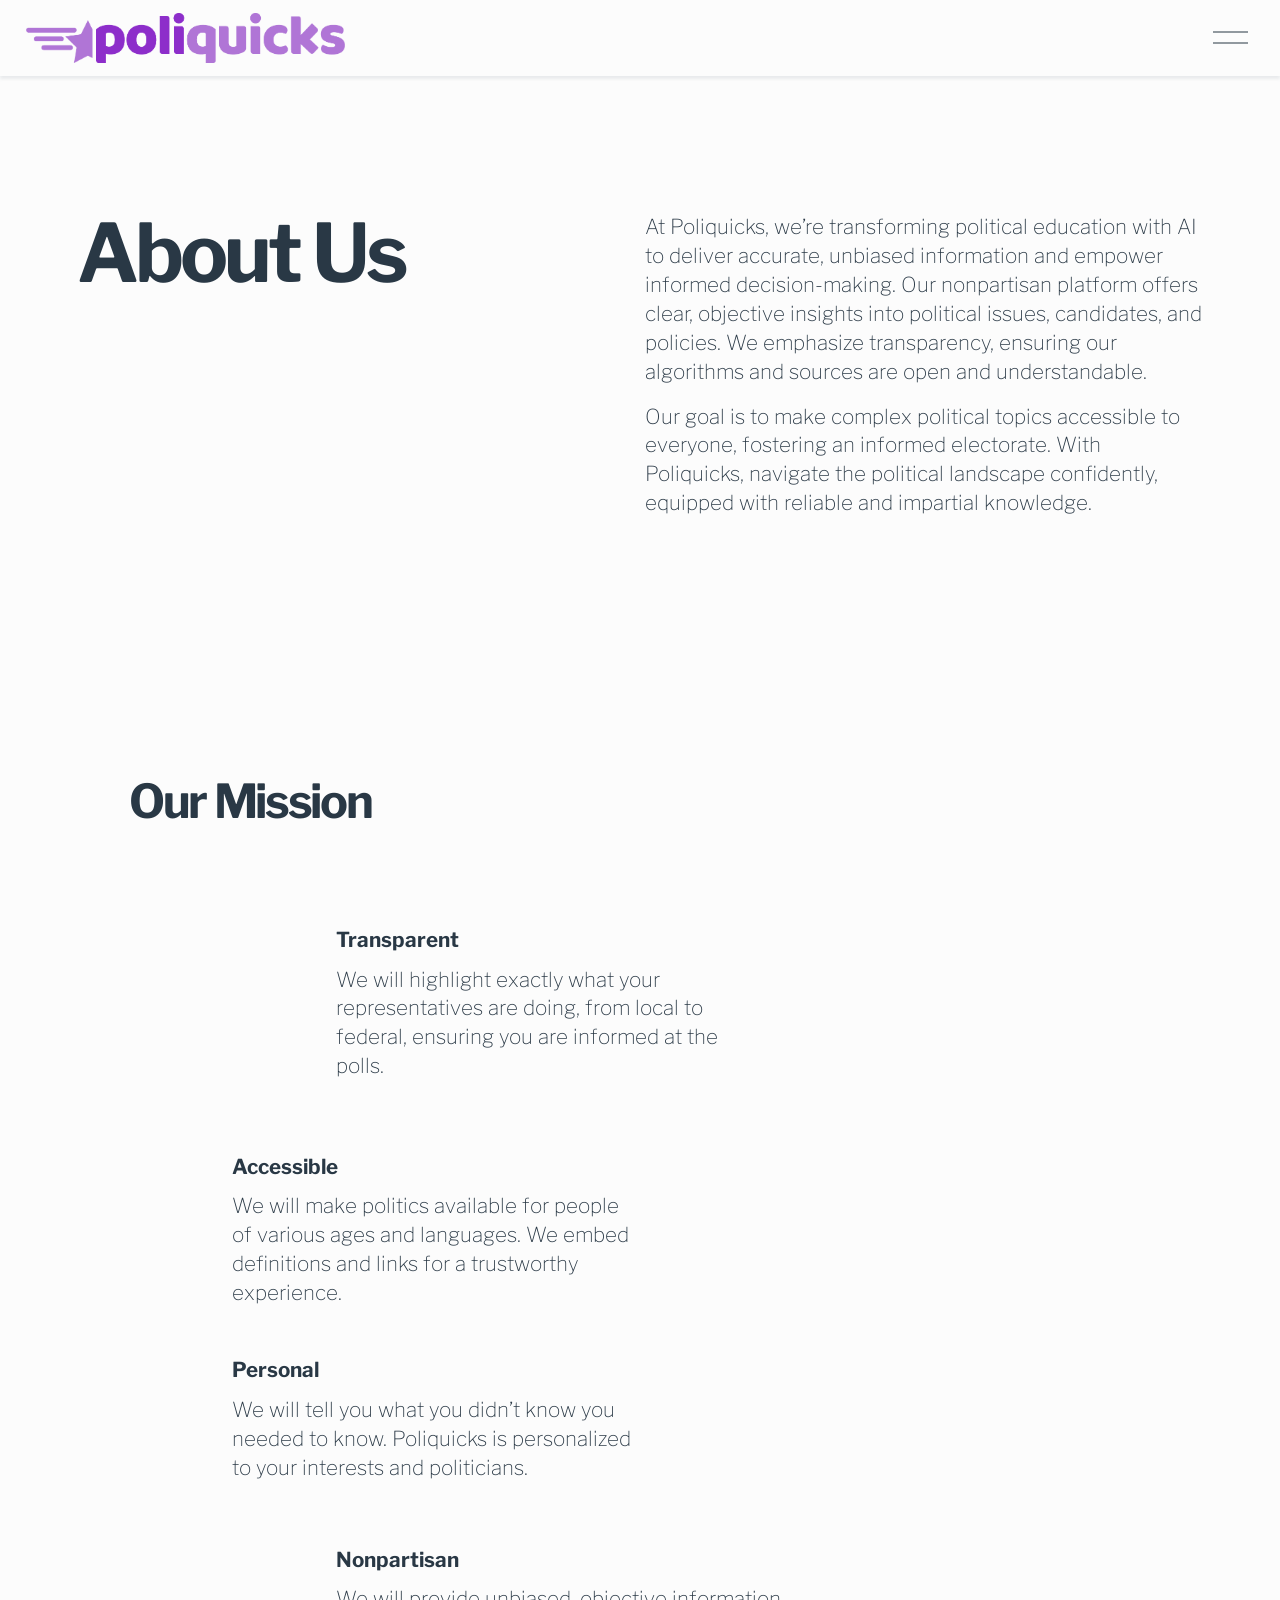
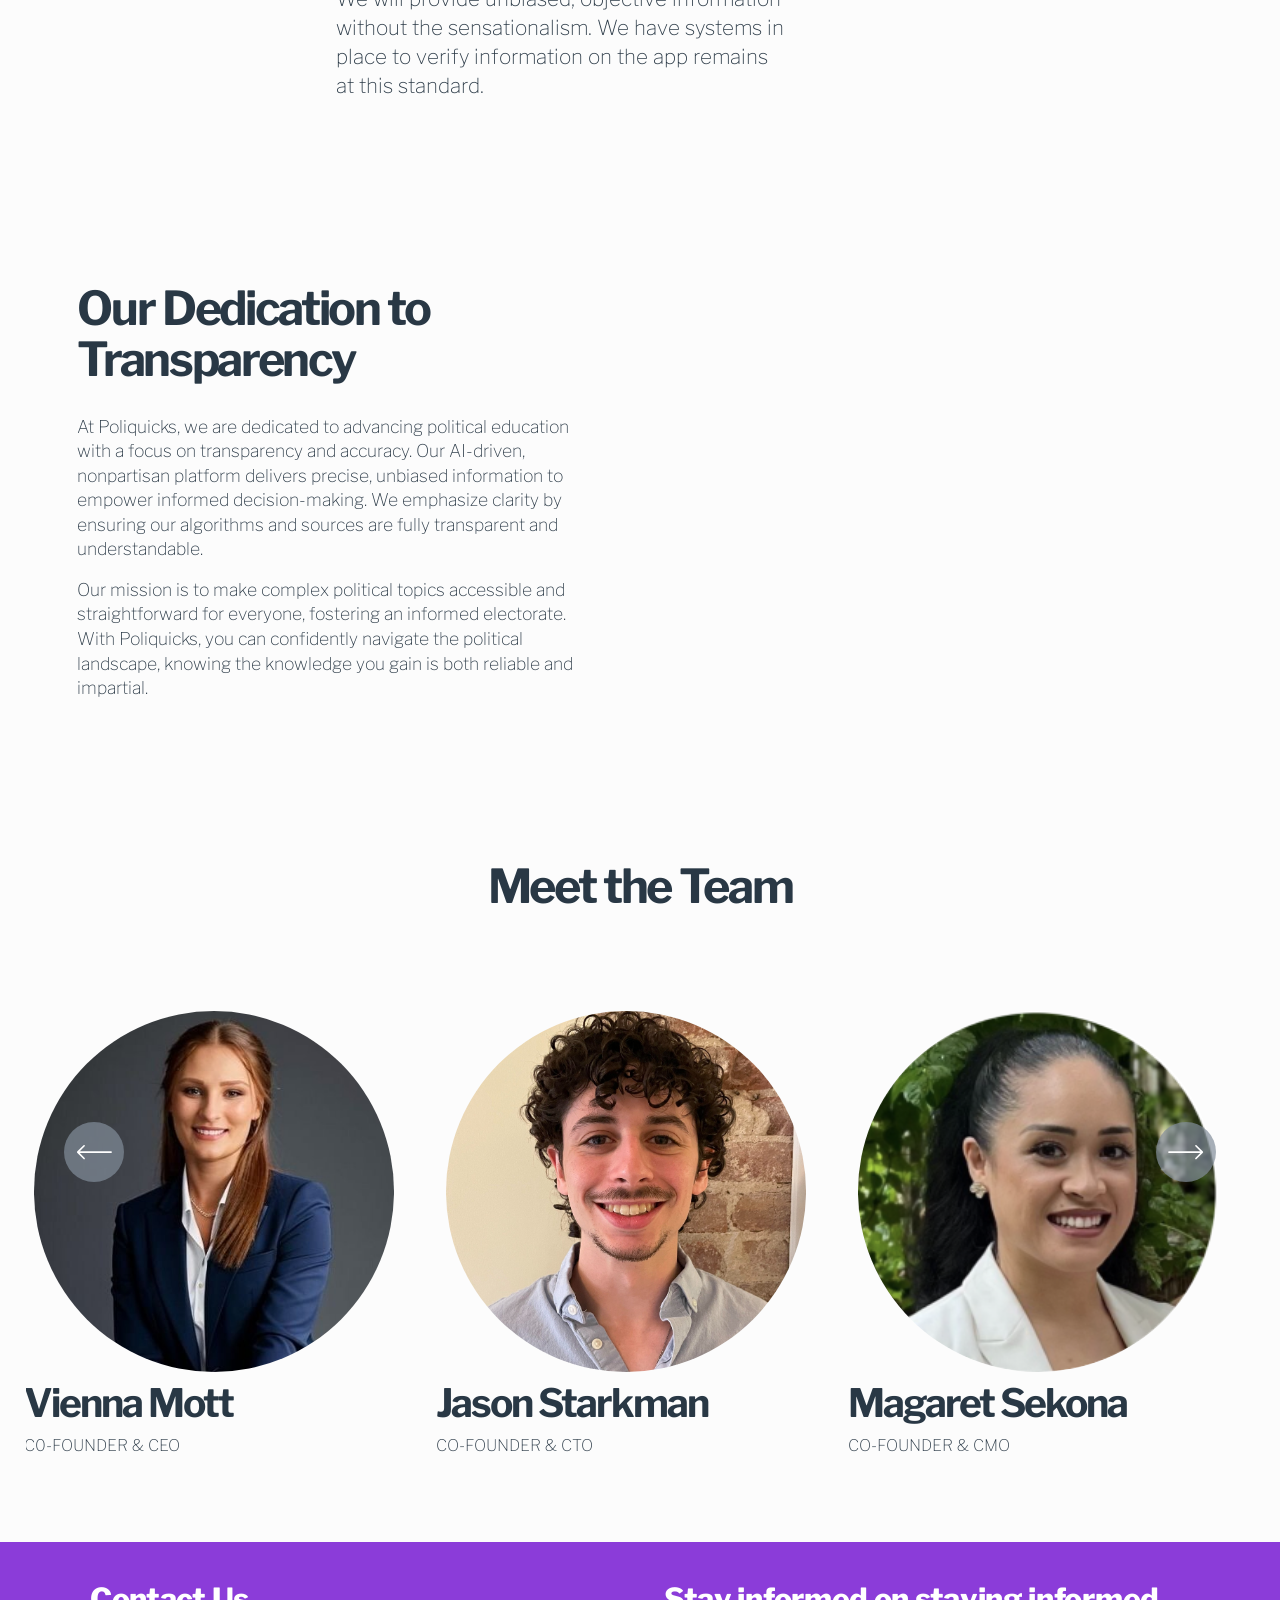
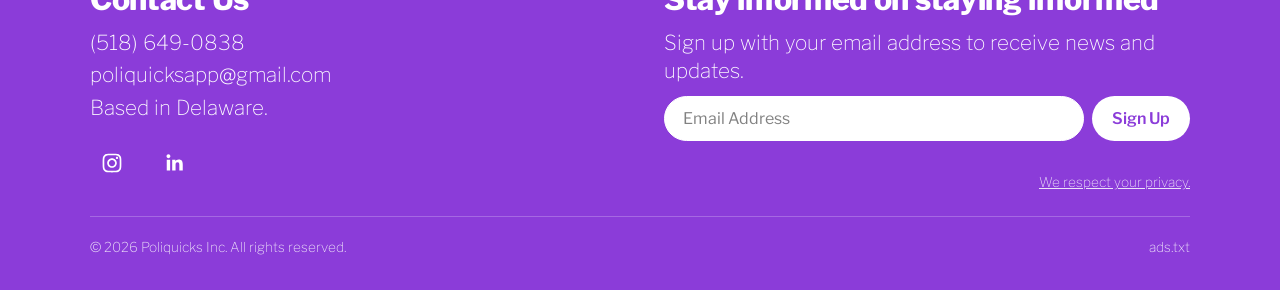
<file: docs/about.html>
<!doctype html>
<html xmlns:og="http://opengraphprotocol.org/schema/" xmlns:fb="http://www.facebook.com/2008/fbml" lang="en-US"  >
  <head>
    <meta http-equiv="X-UA-Compatible" content="IE=edge,chrome=1">
    <meta name="viewport" content="width=device-width, initial-scale=1">
    <!-- This is Squarespace. --><!-- khaki-heptagon-94pt -->
<base href="">
<meta charset="utf-8" />
<title>About &mdash; Poliquicks</title>
<meta http-equiv="Accept-CH" content="Sec-CH-UA-Platform-Version, Sec-CH-UA-Model" /><link rel="icon" type="image/x-icon" href="images.squarespace-cdn.com/content/v1/652519465c1d170faafb0f9f/be9a86e0-2550-4ee5-9f28-fbe44a729155/favicon.ico%3Fformat=100w"/>
<link rel="canonical" href="about.html"/>
<meta property="og:site_name" content="Poliquicks"/>
<meta property="og:title" content="About &mdash; Poliquicks"/>
<meta property="og:url" content="https://www.poliquicks.com/about"/>
<meta property="og:type" content="website"/>
<meta itemprop="name" content="About — Poliquicks"/>
<meta itemprop="url" content="https://www.poliquicks.com/about"/>
<meta name="twitter:title" content="About — Poliquicks"/>
<meta name="twitter:url" content="https://www.poliquicks.com/about"/>
<meta name="twitter:card" content="summary"/>
<meta name="description" content="" />
<link rel="preconnect" href="images.squarespace-cdn.com/index.html">
<link rel="preconnect" href="https://fonts.gstatic.com" crossorigin>
<link rel="stylesheet" href="https://fonts.googleapis.com/css2?family=Libre+Franklin:ital,wght@0,100;0,600;0,700;1,100;1,700">

<script type="text/javascript">SQUARESPACE_ROLLUPS = {};</script>
<script>(function(rollups, name) { if (!rollups[name]) { rollups[name] = {}; } rollups[name].js = ["//assets.squarespace.com/universal/scripts-compressed/extract-css-runtime-17551b8eafb5a42e-min.en-US.js"]; })(SQUARESPACE_ROLLUPS, 'squarespace-extract_css_runtime');</script>
<script>(function(rollups, name) { if (!rollups[name]) { rollups[name] = {}; } rollups[name].js = ["//assets.squarespace.com/universal/scripts-compressed/extract-css-moment-js-vendor-6f2a1f6ec9a41489-min.en-US.js"]; })(SQUARESPACE_ROLLUPS, 'squarespace-extract_css_moment_js_vendor');</script>
<script>(function(rollups, name) { if (!rollups[name]) { rollups[name] = {}; } rollups[name].js = ["//assets.squarespace.com/universal/scripts-compressed/cldr-resource-pack-22c6db795661f68d-min.en-US.js"]; })(SQUARESPACE_ROLLUPS, 'squarespace-cldr_resource_pack');</script>
<script>(function(rollups, name) { if (!rollups[name]) { rollups[name] = {}; } rollups[name].js = ["//assets.squarespace.com/universal/scripts-compressed/common-vendors-stable-b8d716935110c7b2-min.en-US.js"]; })(SQUARESPACE_ROLLUPS, 'squarespace-common_vendors_stable');</script>
<script>(function(rollups, name) { if (!rollups[name]) { rollups[name] = {}; } rollups[name].js = ["//assets.squarespace.com/universal/scripts-compressed/common-vendors-88286999a7ee6fd5-min.en-US.js"]; })(SQUARESPACE_ROLLUPS, 'squarespace-common_vendors');</script>
<script>(function(rollups, name) { if (!rollups[name]) { rollups[name] = {}; } rollups[name].js = ["//assets.squarespace.com/universal/scripts-compressed/common-685e8299b71caa80-min.en-US.js"]; })(SQUARESPACE_ROLLUPS, 'squarespace-common');</script>
<script>(function(rollups, name) { if (!rollups[name]) { rollups[name] = {}; } rollups[name].js = ["//assets.squarespace.com/universal/scripts-compressed/performance-b0b428cfbac6efcd-min.en-US.js"]; })(SQUARESPACE_ROLLUPS, 'squarespace-performance');</script>
<link rel="stylesheet" type="text/css" href="https://definitions.sqspcdn.com/website-component-definition/static-assets/website.components.imageFluid/43f3bffd-97e5-4cb9-811f-04bc8781637a_450/website.components.imageFluid.styles.css"/><link rel="stylesheet" type="text/css" href="https://definitions.sqspcdn.com/website-component-definition/static-assets/website.components.html/a56ba761-2010-41e4-b2a0-c832b25a35b8_463/website.components.html.styles.css"/><link rel="stylesheet" type="text/css" href="https://definitions.sqspcdn.com/website-component-definition/static-assets/website.components.socialLinks/66f754be-3c79-4cb4-a1bd-c4161084f493_241/website.components.socialLinks.styles.css"/><script defer src="https://definitions.sqspcdn.com/website-component-definition/static-assets/website.components.imageFluid/43f3bffd-97e5-4cb9-811f-04bc8781637a_450/image-effect-liquid.js"></script><script defer src="https://definitions.sqspcdn.com/website-component-definition/static-assets/website.components.imageFluid/43f3bffd-97e5-4cb9-811f-04bc8781637a_450/image-effect-refracted-lines.js"></script><script defer src="https://definitions.sqspcdn.com/website-component-definition/static-assets/website.components.html/a56ba761-2010-41e4-b2a0-c832b25a35b8_463/website.components.html.visitor.js"></script><script defer src="https://definitions.sqspcdn.com/website-component-definition/static-assets/website.components.imageFluid/43f3bffd-97e5-4cb9-811f-04bc8781637a_450/website.components.imageFluid.shared.constants.js"></script><script defer src="https://definitions.sqspcdn.com/website-component-definition/static-assets/website.components.imageFluid/43f3bffd-97e5-4cb9-811f-04bc8781637a_450/748.js"></script><script defer src="https://definitions.sqspcdn.com/website-component-definition/static-assets/website.components.imageFluid/43f3bffd-97e5-4cb9-811f-04bc8781637a_450/website.components.imageFluid.visitor.js"></script><script defer src="https://definitions.sqspcdn.com/website-component-definition/static-assets/website.components.imageFluid/43f3bffd-97e5-4cb9-811f-04bc8781637a_450/9882.js"></script><script defer src="https://definitions.sqspcdn.com/website-component-definition/static-assets/website.components.imageFluid/43f3bffd-97e5-4cb9-811f-04bc8781637a_450/image-effect-refracted-circles.js"></script><script defer src="https://definitions.sqspcdn.com/website-component-definition/static-assets/website.components.imageFluid/43f3bffd-97e5-4cb9-811f-04bc8781637a_450/8018.js"></script><script defer src="https://definitions.sqspcdn.com/website-component-definition/static-assets/website.components.imageFluid/43f3bffd-97e5-4cb9-811f-04bc8781637a_450/image-effect-film-grain.js"></script><script defer src="https://definitions.sqspcdn.com/website-component-definition/static-assets/website.components.socialLinks/66f754be-3c79-4cb4-a1bd-c4161084f493_241/website.components.socialLinks.visitor.js"></script><script defer src="https://definitions.sqspcdn.com/website-component-definition/static-assets/website.components.imageFluid/43f3bffd-97e5-4cb9-811f-04bc8781637a_450/image-effect-parallax.js"></script><script type="application/ld+json">{"url":"https://www.poliquicks.com","name":"Poliquicks","image":"//images.squarespace-cdn.com/content/v1/652519465c1d170faafb0f9f/9d097d1f-a950-4bba-a311-0d11b2d79bca/poliquicks-main-logo-full-color-rgb-900px-w-300ppi.png","@context":"http://schema.org","@type":"WebSite"}</script><link rel="stylesheet" type="text/css" href="static1.squarespace.com/static/versioned-site-css/652519465c1d170faafb0f9f/80/5c5a519771c10ba3470d8101/652519465c1d170faafb0fa7/1775/site.css%3Fnocustom=true.css"/><link rel="stylesheet" type="text/css" href="static1.squarespace.com/static/custom-css/652519465c1d170faafb0f9f/652519465c1d170faafb0fa7/2/custom.css"/><script>Static.COOKIE_BANNER_CAPABLE = true;</script>
<!-- End of Squarespace Headers -->
    
      <link rel="stylesheet" type="text/css" href="static1.squarespace.com/static/vta/5c5a519771c10ba3470d8101/versioned-assets/1776702257311-HDZJMCAP590VIVVXZE6Q/static.css">
    
    <link rel="stylesheet" href="assets/interactivity.css">
</head>

  <body
    id="collection-674e695f120a9915ad8387c9"
    class="
      tweak-blog-alternating-side-by-side-width-full tweak-blog-alternating-side-by-side-image-aspect-ratio-11-square tweak-blog-alternating-side-by-side-text-alignment-left tweak-blog-alternating-side-by-side-read-more-style-show tweak-blog-alternating-side-by-side-image-text-alignment-middle tweak-blog-alternating-side-by-side-delimiter-bullet tweak-blog-alternating-side-by-side-meta-position-top tweak-blog-alternating-side-by-side-primary-meta-categories tweak-blog-alternating-side-by-side-secondary-meta-date tweak-blog-alternating-side-by-side-excerpt-show image-block-poster-text-alignment-left image-block-card-content-position-center image-block-card-text-alignment-left image-block-overlap-content-position-center image-block-overlap-text-alignment-left image-block-collage-content-position-center image-block-collage-text-alignment-left image-block-stack-text-alignment-left form-use-theme-colors form-field-style-outline form-field-shape-pill form-field-border-all form-field-checkbox-type-icon form-field-checkbox-fill-outline form-field-checkbox-color-inverted form-field-checkbox-shape-rounded form-field-checkbox-layout-fit form-field-radio-type-icon form-field-radio-fill-outline form-field-radio-color-inverted form-field-radio-shape-rounded form-field-radio-layout-fit form-field-survey-fill-outline form-field-survey-color-inverted form-field-survey-shape-rounded form-field-hover-focus-outline form-submit-button-style-label  tweak-global-animations-complexity-level-detailed tweak-global-animations-animation-style-fade tweak-global-animations-animation-type-none tweak-global-animations-animation-curve-ease tweak-blog-masonry-width-full tweak-blog-masonry-text-alignment-left tweak-blog-masonry-primary-meta-categories tweak-blog-masonry-secondary-meta-date tweak-blog-masonry-meta-position-top tweak-blog-masonry-read-more-style-show tweak-blog-masonry-delimiter-space tweak-blog-masonry-image-placement-above tweak-blog-masonry-excerpt-show tweak-portfolio-grid-overlay-width-full tweak-portfolio-grid-overlay-height-small tweak-portfolio-grid-overlay-image-aspect-ratio-43-four-three tweak-portfolio-grid-overlay-text-placement-center tweak-portfolio-grid-overlay-show-text-after-hover tweak-blog-single-column-width-full tweak-blog-single-column-text-alignment-center tweak-blog-single-column-image-placement-above tweak-blog-single-column-delimiter-bullet tweak-blog-single-column-read-more-style-show tweak-blog-single-column-primary-meta-categories tweak-blog-single-column-secondary-meta-date tweak-blog-single-column-meta-position-top tweak-blog-single-column-content-full-post header-width-full tweak-transparent-header  tweak-fixed-header-style-basic tweak-blog-item-width-medium tweak-blog-item-text-alignment-left tweak-blog-item-meta-position-above-title tweak-blog-item-show-categories tweak-blog-item-show-date tweak-blog-item-show-author-name tweak-blog-item-show-author-profile tweak-blog-item-delimiter-bullet tweak-blog-side-by-side-width-full tweak-blog-side-by-side-image-placement-left tweak-blog-side-by-side-image-aspect-ratio-11-square tweak-blog-side-by-side-primary-meta-categories tweak-blog-side-by-side-secondary-meta-date tweak-blog-side-by-side-meta-position-top tweak-blog-side-by-side-text-alignment-left tweak-blog-side-by-side-image-text-alignment-middle tweak-blog-side-by-side-read-more-style-show tweak-blog-side-by-side-delimiter-bullet tweak-blog-side-by-side-excerpt-show primary-button-style-solid primary-button-shape-custom secondary-button-style-solid secondary-button-shape-custom tertiary-button-style-solid tertiary-button-shape-pill tweak-events-stacked-width-full tweak-events-stacked-height-large  tweak-events-stacked-show-thumbnails tweak-events-stacked-thumbnail-size-32-standard tweak-events-stacked-date-style-with-text tweak-events-stacked-show-time tweak-events-stacked-show-location  tweak-events-stacked-show-excerpt  tweak-blog-basic-grid-width-full tweak-blog-basic-grid-image-aspect-ratio-32-standard tweak-blog-basic-grid-text-alignment-left tweak-blog-basic-grid-delimiter-bullet tweak-blog-basic-grid-image-placement-above tweak-blog-basic-grid-read-more-style-show tweak-blog-basic-grid-primary-meta-categories tweak-blog-basic-grid-secondary-meta-date tweak-blog-basic-grid-excerpt-show tweak-portfolio-grid-basic-width-full tweak-portfolio-grid-basic-height-small tweak-portfolio-grid-basic-image-aspect-ratio-43-four-three tweak-portfolio-grid-basic-text-alignment-left tweak-portfolio-grid-basic-hover-effect-fade header-overlay-alignment-center tweak-portfolio-index-background-link-format-stacked tweak-portfolio-index-background-width-full tweak-portfolio-index-background-height-large  tweak-portfolio-index-background-vertical-alignment-middle tweak-portfolio-index-background-horizontal-alignment-center tweak-portfolio-index-background-delimiter-none tweak-portfolio-index-background-animation-type-fade tweak-portfolio-index-background-animation-duration-medium tweak-portfolio-hover-follow-layout-inline  tweak-portfolio-hover-follow-delimiter-forward-slash tweak-portfolio-hover-follow-animation-type-fade tweak-portfolio-hover-follow-animation-duration-medium tweak-portfolio-hover-static-layout-stacked  tweak-portfolio-hover-static-delimiter-forward-slash tweak-portfolio-hover-static-animation-type-scale-up tweak-portfolio-hover-static-animation-duration-medium hide-opentable-icons opentable-style-dark tweak-product-quick-view-button-style-floating tweak-product-quick-view-button-position-bottom tweak-product-quick-view-lightbox-excerpt-display-truncate tweak-product-quick-view-lightbox-show-arrows tweak-product-quick-view-lightbox-show-close-button tweak-product-quick-view-lightbox-controls-weight-light native-currency-code-usd collection-674e695f120a9915ad8387c9 collection-type-page collection-layout-default mobile-style-available sqs-seven-one
      
        
          
        
      
    "
    tabindex="-1"
  >
    <div
      id="siteWrapper"
      class="clearfix site-wrapper"
    >
      
        <div id="floatingCart" class="floating-cart hidden">
          
        </div>
      

      












  <header
    data-test="header"
    id="header"
    
    class="
      
        
          white
        
      
      header theme-col--primary
    "
    data-section-theme="white"
    data-controller="Header"
    data-current-styles="{
&quot;layout&quot;: &quot;navRight&quot;,
&quot;action&quot;: {
&quot;href&quot;: &quot;https://httpspqcreator-springcom.creator-spring.com/&quot;,
&quot;buttonText&quot;: &quot;Merch&quot;,
&quot;newWindow&quot;: true
},
&quot;showSocial&quot;: true,
&quot;socialOptions&quot;: {
&quot;socialBorderShape&quot;: &quot;none&quot;,
&quot;socialBorderStyle&quot;: &quot;outline&quot;,
&quot;socialBorderThickness&quot;: {
&quot;unit&quot;: &quot;px&quot;,
&quot;value&quot;: 1.0
}
},
&quot;menuOverlayTheme&quot;: &quot;white-bold&quot;,
&quot;menuOverlayAnimation&quot;: &quot;fade&quot;,
&quot;cartStyle&quot;: &quot;cart&quot;,
&quot;cartText&quot;: &quot;Cart&quot;,
&quot;showEmptyCartState&quot;: true,
&quot;cartOptions&quot;: {
&quot;iconType&quot;: &quot;solid-7&quot;,
&quot;cartBorderShape&quot;: &quot;none&quot;,
&quot;cartBorderStyle&quot;: &quot;outline&quot;,
&quot;cartBorderThickness&quot;: {
&quot;unit&quot;: &quot;px&quot;,
&quot;value&quot;: 1.0
}
},
&quot;showButton&quot;: true,
&quot;showCart&quot;: false,
&quot;showAccountLogin&quot;: false,
&quot;headerStyle&quot;: &quot;dynamic&quot;,
&quot;languagePicker&quot;: {
&quot;enabled&quot;: false,
&quot;iconEnabled&quot;: false,
&quot;iconType&quot;: &quot;globe&quot;,
&quot;flagShape&quot;: &quot;shiny&quot;,
&quot;languageFlags&quot;: [ ]
},
&quot;iconOptions&quot;: {
&quot;desktopDropdownIconOptions&quot;: {
&quot;endcapType&quot;: &quot;square&quot;,
&quot;folderDropdownIcon&quot;: &quot;none&quot;,
&quot;languagePickerIcon&quot;: &quot;openArrowHead&quot;
},
&quot;mobileDropdownIconOptions&quot;: {
&quot;endcapType&quot;: &quot;square&quot;,
&quot;folderDropdownIcon&quot;: &quot;openArrowHead&quot;,
&quot;languagePickerIcon&quot;: &quot;openArrowHead&quot;
}
},
&quot;mobileOptions&quot;: {
&quot;layout&quot;: &quot;logoLeftNavRight&quot;,
&quot;menuIconOptions&quot;: {
&quot;style&quot;: &quot;doubleLineHamburger&quot;,
&quot;thickness&quot;: {
&quot;unit&quot;: &quot;px&quot;,
&quot;value&quot;: 1.0
}
}
},
&quot;solidOptions&quot;: {
&quot;headerOpacity&quot;: {
&quot;unit&quot;: &quot;%&quot;,
&quot;value&quot;: 100.0
},
&quot;blurBackground&quot;: {
&quot;enabled&quot;: false,
&quot;blurRadius&quot;: {
&quot;unit&quot;: &quot;px&quot;,
&quot;value&quot;: 12.0
}
},
&quot;backgroundColor&quot;: {
&quot;type&quot;: &quot;SITE_PALETTE_COLOR&quot;,
&quot;sitePaletteColor&quot;: {
&quot;colorName&quot;: &quot;white&quot;,
&quot;alphaModifier&quot;: 1.0
}
},
&quot;navigationColor&quot;: {
&quot;type&quot;: &quot;SITE_PALETTE_COLOR&quot;,
&quot;sitePaletteColor&quot;: {
&quot;colorName&quot;: &quot;black&quot;,
&quot;alphaModifier&quot;: 1.0
}
}
},
&quot;gradientOptions&quot;: {
&quot;gradientType&quot;: &quot;faded&quot;,
&quot;headerOpacity&quot;: {
&quot;unit&quot;: &quot;%&quot;,
&quot;value&quot;: 90.0
},
&quot;blurBackground&quot;: {
&quot;enabled&quot;: false,
&quot;blurRadius&quot;: {
&quot;unit&quot;: &quot;px&quot;,
&quot;value&quot;: 12.0
}
},
&quot;backgroundColor&quot;: {
&quot;type&quot;: &quot;SITE_PALETTE_COLOR&quot;,
&quot;sitePaletteColor&quot;: {
&quot;colorName&quot;: &quot;white&quot;,
&quot;alphaModifier&quot;: 1.0
}
},
&quot;navigationColor&quot;: {
&quot;type&quot;: &quot;SITE_PALETTE_COLOR&quot;,
&quot;sitePaletteColor&quot;: {
&quot;colorName&quot;: &quot;black&quot;,
&quot;alphaModifier&quot;: 1.0
}
}
},
&quot;dropShadowOptions&quot;: {
&quot;enabled&quot;: true,
&quot;blur&quot;: {
&quot;unit&quot;: &quot;px&quot;,
&quot;value&quot;: 3.0
},
&quot;spread&quot;: {
&quot;unit&quot;: &quot;px&quot;,
&quot;value&quot;: 0.0
},
&quot;distance&quot;: {
&quot;unit&quot;: &quot;px&quot;,
&quot;value&quot;: 3.0
},
&quot;color&quot;: {
&quot;type&quot;: &quot;SITE_PALETTE_COLOR&quot;,
&quot;sitePaletteColor&quot;: {
&quot;colorName&quot;: &quot;accent&quot;,
&quot;alphaModifier&quot;: 1.0
}
}
},
&quot;borderOptions&quot;: {
&quot;enabled&quot;: false,
&quot;position&quot;: &quot;bottom&quot;,
&quot;thickness&quot;: {
&quot;unit&quot;: &quot;px&quot;,
&quot;value&quot;: 1.0
},
&quot;color&quot;: {
&quot;type&quot;: &quot;SITE_PALETTE_COLOR&quot;,
&quot;sitePaletteColor&quot;: {
&quot;colorName&quot;: &quot;accent&quot;,
&quot;alphaModifier&quot;: 0.3
}
}
},
&quot;showPromotedElement&quot;: false,
&quot;buttonVariant&quot;: &quot;secondary&quot;,
&quot;blurBackground&quot;: {
&quot;enabled&quot;: false,
&quot;blurRadius&quot;: {
&quot;unit&quot;: &quot;px&quot;,
&quot;value&quot;: 12.0
}
},
&quot;headerOpacity&quot;: {
&quot;unit&quot;: &quot;%&quot;,
&quot;value&quot;: 100.0
}
}"
    data-section-id="header"
    data-header-style="dynamic"
    data-language-picker="{
&quot;enabled&quot;: false,
&quot;iconEnabled&quot;: false,
&quot;iconType&quot;: &quot;globe&quot;,
&quot;flagShape&quot;: &quot;shiny&quot;,
&quot;languageFlags&quot;: [ ]
}"
    data-native-multilingual=""
    
    data-first-focusable-element
    tabindex="-1"
    style="
      
        --headerDropShadowColor: hsla(var(--accent-hsl), 1);
      
      
        --headerBorderColor: hsla(var(--accent-hsl), 0.3);
      
      
        --solidHeaderBackgroundColor: hsla(var(--white-hsl), 1);
      
      
        --solidHeaderNavigationColor: hsla(var(--black-hsl), 1);
      
      
        --gradientHeaderBackgroundColor: hsla(var(--white-hsl), 1);
      
      
        --gradientHeaderNavigationColor: hsla(var(--black-hsl), 1);
      
    "
  >
    <svg  style="display:none" viewBox="0 0 22 22" xmlns="http://www.w3.org/2000/svg">
  <symbol id="circle" >
    <path d="M11.5 17C14.5376 17 17 14.5376 17 11.5C17 8.46243 14.5376 6 11.5 6C8.46243 6 6 8.46243 6 11.5C6 14.5376 8.46243 17 11.5 17Z" fill="none" />
  </symbol>

  <symbol id="circleFilled" >
    <path d="M11.5 17C14.5376 17 17 14.5376 17 11.5C17 8.46243 14.5376 6 11.5 6C8.46243 6 6 8.46243 6 11.5C6 14.5376 8.46243 17 11.5 17Z" />
  </symbol>

  <symbol id="dash" >
    <path d="M11 11H19H3" />
  </symbol>

  <symbol id="squareFilled" >
    <rect x="6" y="6" width="11" height="11" />
  </symbol>

  <symbol id="square" >
    <rect x="7" y="7" width="9" height="9" fill="none" stroke="inherit" />
  </symbol>
  
  <symbol id="plus" >
    <path d="M11 3V19" />
    <path d="M19 11L3 11"/>
  </symbol>
  
  <symbol id="closedArrow" >
    <path d="M11 11V2M11 18.1797L17 11.1477L5 11.1477L11 18.1797Z" fill="none" />
  </symbol>
  
  <symbol id="closedArrowFilled" >
    <path d="M11 11L11 2" stroke="inherit" fill="none"  />
    <path fill-rule="evenodd" clip-rule="evenodd" d="M2.74695 9.38428L19.038 9.38428L10.8925 19.0846L2.74695 9.38428Z" stroke-width="1" />
  </symbol>
  
  <symbol id="closedArrowHead" viewBox="0 0 22 22"  xmlns="http://www.w3.org/2000/symbol">
    <path d="M18 7L11 15L4 7L18 7Z" fill="none" stroke="inherit" />
  </symbol>
  
  
  <symbol id="closedArrowHeadFilled" viewBox="0 0 22 22"  xmlns="http://www.w3.org/2000/symbol">
    <path d="M18.875 6.5L11 15.5L3.125 6.5L18.875 6.5Z" />
  </symbol>
  
  <symbol id="openArrow" >
    <path d="M11 18.3591L11 3" stroke="inherit" fill="none"  />
    <path d="M18 11.5L11 18.5L4 11.5" stroke="inherit" fill="none"  />
  </symbol>
  
  <symbol id="openArrowHead" >
    <path d="M18 7L11 14L4 7" fill="none" />
  </symbol>

  <symbol id="pinchedArrow" >
    <path d="M11 17.3591L11 2" fill="none" />
    <path d="M2 11C5.85455 12.2308 8.81818 14.9038 11 18C13.1818 14.8269 16.1455 12.1538 20 11" fill="none" />
  </symbol>

  <symbol id="pinchedArrowFilled" >
    <path d="M11.05 10.4894C7.04096 8.73759 1.05005 8 1.05005 8C6.20459 11.3191 9.41368 14.1773 11.05 21C12.6864 14.0851 15.8955 11.227 21.05 8C21.05 8 15.0591 8.73759 11.05 10.4894Z" stroke-width="1"/>
    <path d="M11 11L11 1" fill="none"/>
  </symbol>

  <symbol id="pinchedArrowHead" >
    <path d="M2 7.24091C5.85455 8.40454 8.81818 10.9318 11 13.8591C13.1818 10.8591 16.1455 8.33181 20 7.24091"  fill="none" />
  </symbol>
  
  <symbol id="pinchedArrowHeadFilled" >
    <path d="M11.05 7.1591C7.04096 5.60456 1.05005 4.95001 1.05005 4.95001C6.20459 7.89547 9.41368 10.4318 11.05 16.4864C12.6864 10.35 15.8955 7.81365 21.05 4.95001C21.05 4.95001 15.0591 5.60456 11.05 7.1591Z" />
  </symbol>

</svg>
    
<div class="sqs-announcement-bar-dropzone"></div>

    <div class="header-announcement-bar-wrapper">
      
      <a
        href="about.html#page"
        class="header-skip-link sqs-button-element--primary"
      >
        Skip to Content
      </a>
      


<style>
    @supports (-webkit-backdrop-filter: none) or (backdrop-filter: none) {
        .header-blur-background {
            
            
        }
    }
</style>
      <div
        class="header-border"
        data-header-style="dynamic"
        data-header-border="false"
        data-test="header-border"
        style="




"
      ></div>
      <div
        class="header-dropshadow"
        data-header-style="dynamic"
        data-header-dropshadow="true"
        data-test="header-dropshadow"
        style="
  box-shadow: 0px 3px 3px 0px;
"
      ></div>
      
      

      <div class='header-inner container--fluid
        
        
        
         header-mobile-layout-logo-left-nav-right
        
        
        
        
        
        
         header-layout-nav-right
        
        
        
        
        
        
        
        
        '
        data-test="header-inner"
        >
        <!-- Background -->
        <div class="header-background theme-bg--primary"></div>

        <div class="header-display-desktop" data-content-field="site-title">
          

          

          

          

          

          
          
            
            <!-- Social -->
            
              
            
          
            
            <!-- Title and nav wrapper -->
            <div class="header-title-nav-wrapper">
              

              

              
                
                <!-- Title -->
                
                  <div
                    class="
                      header-title
                      
                    "
                    data-animation-role="header-element"
                  >
                    
                      <div class="header-title-logo">
                        <a href="index.html" data-animation-role="header-element">
                        
<img elementtiming="nbf-header-logo-desktop" src="images.squarespace-cdn.com/content/v1/652519465c1d170faafb0f9f/9d097d1f-a950-4bba-a311-0d11b2d79bca/poliquicks-main-logo-full-color-rgb-900px-w-300ppi.png%3Fformat=1500w" alt="Poliquicks" style="display:block" fetchpriority="high" loading="eager" decoding="async" data-loader="raw">

                        </a>
                      </div>

                    
                    
                  </div>
                
              
                
                <!-- Nav -->
                <div class="header-nav">
                  <div class="header-nav-wrapper">
                    <nav class="header-nav-list">
                      


  
    <div class="header-nav-item header-nav-item--collection header-nav-item--homepage">
      <a
        href="index.html"
        data-animation-role="header-element"
        
      >
        Home
      </a>
    </div>
  
  
  


  
    <div class="header-nav-item header-nav-item--collection header-nav-item--active">
      <a
        href="about.html"
        data-animation-role="header-element"
        
          aria-current="page"
        
      >
        About  
      </a>
    </div>
  
  
  


  
    <div class="header-nav-item header-nav-item--collection">
      <a
        href="teacher-trainings.html"
        data-animation-role="header-element"
        
      >
        Teacher Trainings
      </a>
    </div>
  
  
  


  
    <div class="header-nav-item header-nav-item--collection">
      <a
        href="curriculum-supplements.html"
        data-animation-role="header-element"
        
      >
        Curriculum Supplements
      </a>
    </div>
  
  
  


  
    <div class="header-nav-item header-nav-item--collection">
      <a
        href="partners-and-sources.html"
        data-animation-role="header-element"
        
      >
        Our Partners and Sources
      </a>
    </div>
  
  
  



                    </nav>
                  </div>
                </div>
              
              
            </div>
          
            
            <!-- Actions -->
            <div class="header-actions header-actions--right">
              
              
                
                  <div class="header-actions-action header-actions-action--social">
                    
                      
                        <a class="icon icon--fill  header-icon header-icon-border-shape-none header-icon-border-style-outline"  href="https://www.instagram.com/poliquicks.app/" target="_blank" aria-label="Instagram">
                          <svg viewBox="23 23 64 64">
                            <use xlink:href="#instagram-unauth-icon" width="110" height="110"></use>
                          </svg>
                        </a>
                      
                        <a class="icon icon--fill  header-icon header-icon-border-shape-none header-icon-border-style-outline"  href="https://www.linkedin.com/company/poliquicks/posts/?feedView=all" target="_blank" aria-label="LinkedIn">
                          <svg viewBox="23 23 64 64">
                            <use xlink:href="#linkedin-unauth-icon" width="110" height="110"></use>
                          </svg>
                        </a>
                      
                    
                  </div>
                
              

              

            
            

              
              <div class="showOnMobile">
                
              </div>

              
              <div class="showOnDesktop">
                
              </div>

              
                <div class="header-actions-action header-actions-action--cta" data-animation-role="header-element">
                  <a
                    class="btn btn--border theme-btn--primary-inverse sqs-button-element--secondary"
                    href="https://httpspqcreator-springcom.creator-spring.com/"
                    target="_blank"
                  >
                    Merch
                  </a>
                </div>
              
            </div>
          
            


<style>
  .top-bun, 
  .patty, 
  .bottom-bun {
    height: 1px;
  }
</style>

<!-- Burger -->
<div class="header-burger

  menu-overlay-has-visible-non-navigation-items

" data-animation-role="header-element">
  <button class="header-burger-btn burger" data-test="header-burger">
    <span hidden class="js-header-burger-open-title visually-hidden">Open Menu</span>
    <span hidden class="js-header-burger-close-title visually-hidden">Close Menu</span>
    <div class="burger-box">
      <div class="burger-inner header-menu-icon-doubleLineHamburger">
        <div class="top-bun"></div>
        <div class="patty"></div>
        <div class="bottom-bun"></div>
      </div>
    </div>
  </button>
</div>

          

        </div>
        <div class="header-display-mobile" data-content-field="site-title">
          
            
            <!-- Social -->
            
              
            
          
            
            <!-- Title and nav wrapper -->
            <div class="header-title-nav-wrapper">
              

              

              
                
                <!-- Title -->
                
                  <div
                    class="
                      header-title
                      
                    "
                    data-animation-role="header-element"
                  >
                    
                      <div class="header-title-logo">
                        <a href="index.html" data-animation-role="header-element">
                        
<img elementtiming="nbf-header-logo-desktop" src="images.squarespace-cdn.com/content/v1/652519465c1d170faafb0f9f/9d097d1f-a950-4bba-a311-0d11b2d79bca/poliquicks-main-logo-full-color-rgb-900px-w-300ppi.png%3Fformat=1500w" alt="Poliquicks" style="display:block" fetchpriority="high" loading="eager" decoding="async" data-loader="raw">

                        </a>
                      </div>

                    
                    
                  </div>
                
              
                
                <!-- Nav -->
                <div class="header-nav">
                  <div class="header-nav-wrapper">
                    <nav class="header-nav-list">
                      


  
    <div class="header-nav-item header-nav-item--collection header-nav-item--homepage">
      <a
        href="index.html"
        data-animation-role="header-element"
        
      >
        Home
      </a>
    </div>
  
  
  


  
    <div class="header-nav-item header-nav-item--collection header-nav-item--active">
      <a
        href="about.html"
        data-animation-role="header-element"
        
          aria-current="page"
        
      >
        About  
      </a>
    </div>
  
  
  


  
    <div class="header-nav-item header-nav-item--collection">
      <a
        href="teacher-trainings.html"
        data-animation-role="header-element"
        
      >
        Teacher Trainings
      </a>
    </div>
  
  
  


  
    <div class="header-nav-item header-nav-item--collection">
      <a
        href="curriculum-supplements.html"
        data-animation-role="header-element"
        
      >
        Curriculum Supplements
      </a>
    </div>
  
  
  


  
    <div class="header-nav-item header-nav-item--collection">
      <a
        href="partners-and-sources.html"
        data-animation-role="header-element"
        
      >
        Our Partners and Sources
      </a>
    </div>
  
  
  



                    </nav>
                  </div>
                </div>
              
              
            </div>
          
            
            <!-- Actions -->
            <div class="header-actions header-actions--right">
              
              
                
                  <div class="header-actions-action header-actions-action--social">
                    
                      
                        <a class="icon icon--fill  header-icon header-icon-border-shape-none header-icon-border-style-outline"  href="https://www.instagram.com/poliquicks.app/" target="_blank" aria-label="Instagram">
                          <svg viewBox="23 23 64 64">
                            <use xlink:href="#instagram-unauth-icon" width="110" height="110"></use>
                          </svg>
                        </a>
                      
                        <a class="icon icon--fill  header-icon header-icon-border-shape-none header-icon-border-style-outline"  href="https://www.linkedin.com/company/poliquicks/posts/?feedView=all" target="_blank" aria-label="LinkedIn">
                          <svg viewBox="23 23 64 64">
                            <use xlink:href="#linkedin-unauth-icon" width="110" height="110"></use>
                          </svg>
                        </a>
                      
                    
                  </div>
                
              

              

            
            

              
              <div class="showOnMobile">
                
              </div>

              
              <div class="showOnDesktop">
                
              </div>

              
                <div class="header-actions-action header-actions-action--cta" data-animation-role="header-element">
                  <a
                    class="btn btn--border theme-btn--primary-inverse sqs-button-element--secondary"
                    href="https://httpspqcreator-springcom.creator-spring.com/"
                    target="_blank"
                  >
                    Merch
                  </a>
                </div>
              
            </div>
          
            


<style>
  .top-bun, 
  .patty, 
  .bottom-bun {
    height: 1px;
  }
</style>

<!-- Burger -->
<div class="header-burger

  menu-overlay-has-visible-non-navigation-items

" data-animation-role="header-element">
  <button class="header-burger-btn burger" data-test="header-burger">
    <span hidden class="js-header-burger-open-title visually-hidden">Open Menu</span>
    <span hidden class="js-header-burger-close-title visually-hidden">Close Menu</span>
    <div class="burger-box">
      <div class="burger-inner header-menu-icon-doubleLineHamburger">
        <div class="top-bun"></div>
        <div class="patty"></div>
        <div class="bottom-bun"></div>
      </div>
    </div>
  </button>
</div>

          
          
          
          
          
        </div>
      </div>
    </div>
    <!-- (Mobile) Menu Navigation -->
    <div class="header-menu header-menu--folder-list
      white-bold
      
      
      
      
      "
      data-section-theme="white-bold"
      data-current-styles="{
&quot;layout&quot;: &quot;navRight&quot;,
&quot;action&quot;: {
&quot;href&quot;: &quot;https://httpspqcreator-springcom.creator-spring.com/&quot;,
&quot;buttonText&quot;: &quot;Merch&quot;,
&quot;newWindow&quot;: true
},
&quot;showSocial&quot;: true,
&quot;socialOptions&quot;: {
&quot;socialBorderShape&quot;: &quot;none&quot;,
&quot;socialBorderStyle&quot;: &quot;outline&quot;,
&quot;socialBorderThickness&quot;: {
&quot;unit&quot;: &quot;px&quot;,
&quot;value&quot;: 1.0
}
},
&quot;menuOverlayTheme&quot;: &quot;white-bold&quot;,
&quot;menuOverlayAnimation&quot;: &quot;fade&quot;,
&quot;cartStyle&quot;: &quot;cart&quot;,
&quot;cartText&quot;: &quot;Cart&quot;,
&quot;showEmptyCartState&quot;: true,
&quot;cartOptions&quot;: {
&quot;iconType&quot;: &quot;solid-7&quot;,
&quot;cartBorderShape&quot;: &quot;none&quot;,
&quot;cartBorderStyle&quot;: &quot;outline&quot;,
&quot;cartBorderThickness&quot;: {
&quot;unit&quot;: &quot;px&quot;,
&quot;value&quot;: 1.0
}
},
&quot;showButton&quot;: true,
&quot;showCart&quot;: false,
&quot;showAccountLogin&quot;: false,
&quot;headerStyle&quot;: &quot;dynamic&quot;,
&quot;languagePicker&quot;: {
&quot;enabled&quot;: false,
&quot;iconEnabled&quot;: false,
&quot;iconType&quot;: &quot;globe&quot;,
&quot;flagShape&quot;: &quot;shiny&quot;,
&quot;languageFlags&quot;: [ ]
},
&quot;iconOptions&quot;: {
&quot;desktopDropdownIconOptions&quot;: {
&quot;endcapType&quot;: &quot;square&quot;,
&quot;folderDropdownIcon&quot;: &quot;none&quot;,
&quot;languagePickerIcon&quot;: &quot;openArrowHead&quot;
},
&quot;mobileDropdownIconOptions&quot;: {
&quot;endcapType&quot;: &quot;square&quot;,
&quot;folderDropdownIcon&quot;: &quot;openArrowHead&quot;,
&quot;languagePickerIcon&quot;: &quot;openArrowHead&quot;
}
},
&quot;mobileOptions&quot;: {
&quot;layout&quot;: &quot;logoLeftNavRight&quot;,
&quot;menuIconOptions&quot;: {
&quot;style&quot;: &quot;doubleLineHamburger&quot;,
&quot;thickness&quot;: {
&quot;unit&quot;: &quot;px&quot;,
&quot;value&quot;: 1.0
}
}
},
&quot;solidOptions&quot;: {
&quot;headerOpacity&quot;: {
&quot;unit&quot;: &quot;%&quot;,
&quot;value&quot;: 100.0
},
&quot;blurBackground&quot;: {
&quot;enabled&quot;: false,
&quot;blurRadius&quot;: {
&quot;unit&quot;: &quot;px&quot;,
&quot;value&quot;: 12.0
}
},
&quot;backgroundColor&quot;: {
&quot;type&quot;: &quot;SITE_PALETTE_COLOR&quot;,
&quot;sitePaletteColor&quot;: {
&quot;colorName&quot;: &quot;white&quot;,
&quot;alphaModifier&quot;: 1.0
}
},
&quot;navigationColor&quot;: {
&quot;type&quot;: &quot;SITE_PALETTE_COLOR&quot;,
&quot;sitePaletteColor&quot;: {
&quot;colorName&quot;: &quot;black&quot;,
&quot;alphaModifier&quot;: 1.0
}
}
},
&quot;gradientOptions&quot;: {
&quot;gradientType&quot;: &quot;faded&quot;,
&quot;headerOpacity&quot;: {
&quot;unit&quot;: &quot;%&quot;,
&quot;value&quot;: 90.0
},
&quot;blurBackground&quot;: {
&quot;enabled&quot;: false,
&quot;blurRadius&quot;: {
&quot;unit&quot;: &quot;px&quot;,
&quot;value&quot;: 12.0
}
},
&quot;backgroundColor&quot;: {
&quot;type&quot;: &quot;SITE_PALETTE_COLOR&quot;,
&quot;sitePaletteColor&quot;: {
&quot;colorName&quot;: &quot;white&quot;,
&quot;alphaModifier&quot;: 1.0
}
},
&quot;navigationColor&quot;: {
&quot;type&quot;: &quot;SITE_PALETTE_COLOR&quot;,
&quot;sitePaletteColor&quot;: {
&quot;colorName&quot;: &quot;black&quot;,
&quot;alphaModifier&quot;: 1.0
}
}
},
&quot;dropShadowOptions&quot;: {
&quot;enabled&quot;: true,
&quot;blur&quot;: {
&quot;unit&quot;: &quot;px&quot;,
&quot;value&quot;: 3.0
},
&quot;spread&quot;: {
&quot;unit&quot;: &quot;px&quot;,
&quot;value&quot;: 0.0
},
&quot;distance&quot;: {
&quot;unit&quot;: &quot;px&quot;,
&quot;value&quot;: 3.0
},
&quot;color&quot;: {
&quot;type&quot;: &quot;SITE_PALETTE_COLOR&quot;,
&quot;sitePaletteColor&quot;: {
&quot;colorName&quot;: &quot;accent&quot;,
&quot;alphaModifier&quot;: 1.0
}
}
},
&quot;borderOptions&quot;: {
&quot;enabled&quot;: false,
&quot;position&quot;: &quot;bottom&quot;,
&quot;thickness&quot;: {
&quot;unit&quot;: &quot;px&quot;,
&quot;value&quot;: 1.0
},
&quot;color&quot;: {
&quot;type&quot;: &quot;SITE_PALETTE_COLOR&quot;,
&quot;sitePaletteColor&quot;: {
&quot;colorName&quot;: &quot;accent&quot;,
&quot;alphaModifier&quot;: 0.3
}
}
},
&quot;showPromotedElement&quot;: false,
&quot;buttonVariant&quot;: &quot;secondary&quot;,
&quot;blurBackground&quot;: {
&quot;enabled&quot;: false,
&quot;blurRadius&quot;: {
&quot;unit&quot;: &quot;px&quot;,
&quot;value&quot;: 12.0
}
},
&quot;headerOpacity&quot;: {
&quot;unit&quot;: &quot;%&quot;,
&quot;value&quot;: 100.0
}
}"
      data-section-id="overlay-nav"
      data-show-account-login="false"
      data-test="header-menu">
      <div class="header-menu-bg theme-bg--primary"></div>
      <div class="header-menu-nav">
        <nav class="header-menu-nav-list">
          <div data-folder="root" class="header-menu-nav-folder">
            <div class="header-menu-nav-folder-content">
              <!-- Menu Navigation -->
<div class="header-menu-nav-wrapper">
  
    
      
        
          
            <div class="container header-menu-nav-item header-menu-nav-item--collection header-menu-nav-item--homepage">
              <a
                href="index.html"
                
              >
                <div class="header-menu-nav-item-content">
                  Home
                </div>
              </a>
            </div>
          
        
      
    
      
        
          
            <div class="container header-menu-nav-item header-menu-nav-item--collection header-menu-nav-item--active">
              <a
                href="about.html"
                
                  aria-current="page"
                
              >
                <div class="header-menu-nav-item-content">
                  About  
                </div>
              </a>
            </div>
          
        
      
    
      
        
          
            <div class="container header-menu-nav-item header-menu-nav-item--collection">
              <a
                href="teacher-trainings.html"
                
              >
                <div class="header-menu-nav-item-content">
                  Teacher Trainings
                </div>
              </a>
            </div>
          
        
      
    
      
        
          
            <div class="container header-menu-nav-item header-menu-nav-item--collection">
              <a
                href="curriculum-supplements.html"
                
              >
                <div class="header-menu-nav-item-content">
                  Curriculum Supplements
                </div>
              </a>
            </div>
          
        
      
    
      
        
          
            <div class="container header-menu-nav-item header-menu-nav-item--collection">
              <a
                href="partners-and-sources.html"
                
              >
                <div class="header-menu-nav-item-content">
                  Our Partners and Sources
                </div>
              </a>
            </div>
          
        
      
    
  
</div>

              
            </div>
            
              <div class="header-menu-actions social-accounts">
                
                  
                    <div class="header-menu-actions-action header-menu-actions-action--social mobile">
                      <a class="icon icon--lg icon--fill  header-icon header-icon-border-shape-none header-icon-border-style-outline"  href="https://www.instagram.com/poliquicks.app/" target="_blank" aria-label="Instagram">
                        <svg viewBox="23 23 64 64">
                          <use xlink:href="#instagram-unauth-icon" width="110" height="110"></use>
                        </svg>
                      </a>
                    </div>
                  
                    <div class="header-menu-actions-action header-menu-actions-action--social mobile">
                      <a class="icon icon--lg icon--fill  header-icon header-icon-border-shape-none header-icon-border-style-outline"  href="https://www.linkedin.com/company/poliquicks/posts/?feedView=all" target="_blank" aria-label="LinkedIn">
                        <svg viewBox="23 23 64 64">
                          <use xlink:href="#linkedin-unauth-icon" width="110" height="110"></use>
                        </svg>
                      </a>
                    </div>
                  
                
              </div>
            
            
            
            <div class="header-menu-cta">
              <a
                class="theme-btn--primary btn sqs-button-element--secondary"
                href="https://httpspqcreator-springcom.creator-spring.com/"
                target="_blank"
              >
                Merch
              </a>
            </div>
            
          </div>
        </nav>
      </div>
    </div>
  </header>




      <main id="page" class="container" role="main">
        
          
            
<article class="sections" id="sections" data-page-sections="674e695f120a9915ad8387c8">
  
  
    
    


  
  










<section
  data-test="page-section"
  
  data-section-theme="white"
  class='page-section has-section-divider
    
      full-bleed-section
      layout-engine-section
    
    background-width--full-bleed
    
      
        section-height--custom
      
    
    
      content-width--wide
    
    horizontal-alignment--center
    vertical-alignment--middle
    
      
    
    
    white'
  
  data-section-id="674e695f120a9915ad8387cc"
  
  data-controller="SectionWrapperController"
  data-current-styles="{
&quot;imageOverlayOpacity&quot;: 0.15,
&quot;backgroundWidth&quot;: &quot;background-width--full-bleed&quot;,
&quot;sectionHeight&quot;: &quot;section-height--custom&quot;,
&quot;customSectionHeight&quot;: 1,
&quot;horizontalAlignment&quot;: &quot;horizontal-alignment--center&quot;,
&quot;verticalAlignment&quot;: &quot;vertical-alignment--middle&quot;,
&quot;contentWidth&quot;: &quot;content-width--wide&quot;,
&quot;customContentWidth&quot;: 50,
&quot;sectionTheme&quot;: &quot;white&quot;,
&quot;sectionAnimation&quot;: &quot;none&quot;,
&quot;backgroundMode&quot;: &quot;image&quot;
}"
  data-current-context="{
&quot;video&quot;: {
&quot;playbackSpeed&quot;: 0.5,
&quot;filter&quot;: 2,
&quot;filterStrength&quot;: 0,
&quot;zoom&quot;: 0,
&quot;videoSourceProvider&quot;: &quot;none&quot;
},
&quot;backgroundImageId&quot;: null,
&quot;backgroundMediaEffect&quot;: {
&quot;type&quot;: &quot;none&quot;
},
&quot;divider&quot;: {
&quot;enabled&quot;: true,
&quot;type&quot;: &quot;scalloped&quot;,
&quot;width&quot;: {
&quot;unit&quot;: &quot;vw&quot;,
&quot;value&quot;: 100.0
},
&quot;height&quot;: {
&quot;unit&quot;: &quot;vw&quot;,
&quot;value&quot;: 8.0
},
&quot;isFlipX&quot;: false,
&quot;isFlipY&quot;: true,
&quot;offset&quot;: {
&quot;unit&quot;: &quot;px&quot;,
&quot;value&quot;: 0.0
},
&quot;stroke&quot;: {
&quot;style&quot;: &quot;none&quot;,
&quot;color&quot;: {
&quot;type&quot;: &quot;THEME_COLOR&quot;
},
&quot;thickness&quot;: {
&quot;unit&quot;: &quot;px&quot;,
&quot;value&quot;: 6.0
},
&quot;dashLength&quot;: {
&quot;unit&quot;: &quot;px&quot;,
&quot;value&quot;: 5.0
},
&quot;gapLength&quot;: {
&quot;unit&quot;: &quot;px&quot;,
&quot;value&quot;: 15.0
},
&quot;linecap&quot;: &quot;square&quot;
}
},
&quot;typeName&quot;: &quot;page&quot;
}"
  data-animation="none"
  data-fluid-engine-section
   
  
     style="min-height: 1vh;" 
  
  
  
  
  


  data-sqsp-section="fluid-engine"


>
  <div
    class="section-border"
    
      data-controller="SectionDivider"
      style="clip-path: url(about.html);"
    
  >
    <div class="section-background">
    
      
    
    </div>
  </div>
  <div
    class='content-wrapper'
    style='
      
        
          
          padding-top: calc(1vmax / 10); padding-bottom: calc(1vmax / 10);
        
      
    '
  >
    <div
      class="content"
      
    >
      
      
      
      
      
      
      
      
      
      
      <div data-fluid-engine="true"><style>

.fe-674e695f120a9915ad8387cb {
  --grid-gutter: calc(var(--sqs-mobile-site-gutter, 6vw) - 11.0px);
  --cell-max-width: calc( ( var(--sqs-site-max-width, 1500px) - (11.0px * (8 - 1)) ) / 8 );

  display: grid;
  position: relative;
  grid-area: 1/1/-1/-1;
  grid-template-rows: repeat(21,minmax(24px, auto));
  grid-template-columns:
    minmax(var(--grid-gutter), 1fr)
    repeat(8, minmax(0, var(--cell-max-width)))
    minmax(var(--grid-gutter), 1fr);
  row-gap: 11.0px;
  column-gap: 11.0px;
  overflow-x: hidden;
  overflow-x: clip;
}

@media (min-width: 768px) {
  .background-width--inset .fe-674e695f120a9915ad8387cb {
    --inset-padding: calc(var(--sqs-site-gutter) * 2);
  }

  .fe-674e695f120a9915ad8387cb {
    --grid-gutter: calc(var(--sqs-site-gutter, 4vw) - 11.0px);
    --cell-max-width: calc( ( var(--sqs-site-max-width, 1500px) - (11.0px * (24 - 1)) ) / 24 );
    --inset-padding: 0vw;

    --row-height-scaling-factor: 0.0215;
    --container-width: min(var(--sqs-site-max-width, 1500px), calc(100vw - var(--sqs-site-gutter, 4vw) * 2 - var(--inset-padding) ));

    grid-template-rows: repeat(13,minmax(calc(var(--container-width) * var(--row-height-scaling-factor)), auto));
    grid-template-columns:
      minmax(var(--grid-gutter), 1fr)
      repeat(24, minmax(0, var(--cell-max-width)))
      minmax(var(--grid-gutter), 1fr);
  }
}


  .fe-block-102ec6a7c5e5669b4481 {
    grid-area: 4/2/9/10;
    z-index: 4;

    @media (max-width: 767px) {
      
        
      
      
    }
  }

  .fe-block-102ec6a7c5e5669b4481 .sqs-block {
    justify-content: center;
  }

  .fe-block-102ec6a7c5e5669b4481 .sqs-block-alignment-wrapper {
    align-items: center;
  }

  @media (min-width: 768px) {
    .fe-block-102ec6a7c5e5669b4481 {
      grid-area: 7/3/14/12;
      z-index: 4;

      
        
      

      
    }

    .fe-block-102ec6a7c5e5669b4481 .sqs-block {
      justify-content: center;
    }

    .fe-block-102ec6a7c5e5669b4481 .sqs-block-alignment-wrapper {
      align-items: center;
    }
  }

  .fe-block-e950b3fe543b0a1fdd5d {
    grid-area: 2/2/6/10;
    z-index: 2;

    @media (max-width: 767px) {
      
      
    }
  }

  .fe-block-e950b3fe543b0a1fdd5d .sqs-block {
    justify-content: flex-start;
  }

  .fe-block-e950b3fe543b0a1fdd5d .sqs-block-alignment-wrapper {
    align-items: flex-start;
  }

  @media (min-width: 768px) {
    .fe-block-e950b3fe543b0a1fdd5d {
      grid-area: 4/3/7/13;
      z-index: 2;

      

      
    }

    .fe-block-e950b3fe543b0a1fdd5d .sqs-block {
      justify-content: flex-start;
    }

    .fe-block-e950b3fe543b0a1fdd5d .sqs-block-alignment-wrapper {
      align-items: flex-start;
    }
  }

  .fe-block-17671930381e1a8b8750 {
    grid-area: 10/2/22/10;
    z-index: 3;

    @media (max-width: 767px) {
      
      
    }
  }

  .fe-block-17671930381e1a8b8750 .sqs-block {
    justify-content: flex-start;
  }

  .fe-block-17671930381e1a8b8750 .sqs-block-alignment-wrapper {
    align-items: flex-start;
  }

  @media (min-width: 768px) {
    .fe-block-17671930381e1a8b8750 {
      grid-area: 4/14/12/25;
      z-index: 3;

      

      
    }

    .fe-block-17671930381e1a8b8750 .sqs-block {
      justify-content: flex-start;
    }

    .fe-block-17671930381e1a8b8750 .sqs-block-alignment-wrapper {
      align-items: flex-start;
    }
  }

</style><div class="fluid-engine fe-674e695f120a9915ad8387cb"><div class="fe-block fe-block-102ec6a7c5e5669b4481"><div class="sqs-block website-component-block sqs-block-website-component sqs-block-image image-block" data-aspect-ratio="33.61134867246787" data-block-css="[&quot;https://definitions.sqspcdn.com/website-component-definition/static-assets/website.components.imageFluid/43f3bffd-97e5-4cb9-811f-04bc8781637a_450/website.components.imageFluid.styles.css&quot;]" data-block-scripts="[&quot;https://definitions.sqspcdn.com/website-component-definition/static-assets/website.components.imageFluid/43f3bffd-97e5-4cb9-811f-04bc8781637a_450/748.js&quot;,&quot;https://definitions.sqspcdn.com/website-component-definition/static-assets/website.components.imageFluid/43f3bffd-97e5-4cb9-811f-04bc8781637a_450/8018.js&quot;,&quot;https://definitions.sqspcdn.com/website-component-definition/static-assets/website.components.imageFluid/43f3bffd-97e5-4cb9-811f-04bc8781637a_450/9882.js&quot;,&quot;https://definitions.sqspcdn.com/website-component-definition/static-assets/website.components.imageFluid/43f3bffd-97e5-4cb9-811f-04bc8781637a_450/image-effect-film-grain.js&quot;,&quot;https://definitions.sqspcdn.com/website-component-definition/static-assets/website.components.imageFluid/43f3bffd-97e5-4cb9-811f-04bc8781637a_450/image-effect-liquid.js&quot;,&quot;https://definitions.sqspcdn.com/website-component-definition/static-assets/website.components.imageFluid/43f3bffd-97e5-4cb9-811f-04bc8781637a_450/image-effect-parallax.js&quot;,&quot;https://definitions.sqspcdn.com/website-component-definition/static-assets/website.components.imageFluid/43f3bffd-97e5-4cb9-811f-04bc8781637a_450/image-effect-refracted-circles.js&quot;,&quot;https://definitions.sqspcdn.com/website-component-definition/static-assets/website.components.imageFluid/43f3bffd-97e5-4cb9-811f-04bc8781637a_450/image-effect-refracted-lines.js&quot;,&quot;https://definitions.sqspcdn.com/website-component-definition/static-assets/website.components.imageFluid/43f3bffd-97e5-4cb9-811f-04bc8781637a_450/website.components.imageFluid.shared.constants.js&quot;,&quot;https://definitions.sqspcdn.com/website-component-definition/static-assets/website.components.imageFluid/43f3bffd-97e5-4cb9-811f-04bc8781637a_450/website.components.imageFluid.visitor.js&quot;]" data-block-type="1337" data-definition-name="website.components.imageFluid" data-sqsp-block="image" data-website-component-id="102ec6a7c5e5669b4481" id="block-102ec6a7c5e5669b4481"><div class="sqs-block-content">





























  
  
  <div
    class="fluid-image-component-root image-block-outer-wrapper design-layout-fluid image-position-center combination-animation-site-default individual-animation-site-default
    }"
    data-component-id="102ec6a7c5e5669b4481"
    data-test="image-block-fluid-outer-wrapper"
    data-is-image-stretched="true"
    data-is-mask-applied="false"
    data-media-focal-point="0.5411199207580779,0.21602159688572375"
    
    
      data-bpo=""
      data-breakpoints="[{&quot;id&quot;:&quot;system_desktop&quot;,&quot;name&quot;:&quot;Desktop&quot;},{&quot;id&quot;:&quot;system_mobile&quot;,&quot;name&quot;:&quot;Mobile&quot;,&quot;maxWidth&quot;:&quot;767px&quot;}]"
    
    
  >
    <div
      class="fluid-image-animation-wrapper sqs-image sqs-block-alignment-wrapper"
      data-animation-role="image"
    >
      <div
        class="fluid-image-container sqs-image-content js-image-container visitor-mode"
        
        data-sqsp-image-block-image-container
      >
        
          
  
      
        
        
        
  <div class="js-content-mode-element-wrapper js-content-mode-element-system_desktop">
    
      
        <div class="js-content-mode-element">
          
  
  
  
  
  
  
  <img data-stretch="true"
  data-src="images.squarespace-cdn.com/content/v1/652519465c1d170faafb0f9f/6026266b-3a8a-435d-a47a-47eef3697e3d/456413392_4525910537635273_7314219738461702108_n+%281%29.jpg"
  data-image="https://images.squarespace-cdn.com/content/v1/652519465c1d170faafb0f9f/6026266b-3a8a-435d-a47a-47eef3697e3d/456413392_4525910537635273_7314219738461702108_n+%281%29.jpg"
  data-image-dimensions="933x647"
  data-image-focal-point="0.5411199207580779,0.21602159688572375"
  data-sqsp-image-block-image
  alt=""
  data-licensed-asset-preview="false"
  data-load="false" elementtiming="system-image-block" src="images.squarespace-cdn.com/content/v1/652519465c1d170faafb0f9f/6026266b-3a8a-435d-a47a-47eef3697e3d/456413392_4525910537635273_7314219738461702108_n+(1).jpg" width="933" height="647" alt="" sizes="100vw" style="display:block;object-position: var(--image-component-focal-point);object-fit: var(--image-component-object-fit);" srcset="images.squarespace-cdn.com/content/v1/652519465c1d170faafb0f9f/6026266b-3a8a-435d-a47a-47eef3697e3d/456413392_4525910537635273_7314219738461702108_n+(1).jpg%3Fformat=100w 100w, images.squarespace-cdn.com/content/v1/652519465c1d170faafb0f9f/6026266b-3a8a-435d-a47a-47eef3697e3d/456413392_4525910537635273_7314219738461702108_n+(1).jpg%3Fformat=300w 300w, images.squarespace-cdn.com/content/v1/652519465c1d170faafb0f9f/6026266b-3a8a-435d-a47a-47eef3697e3d/456413392_4525910537635273_7314219738461702108_n+(1).jpg%3Fformat=500w 500w, images.squarespace-cdn.com/content/v1/652519465c1d170faafb0f9f/6026266b-3a8a-435d-a47a-47eef3697e3d/456413392_4525910537635273_7314219738461702108_n+(1).jpg%3Fformat=750w 750w, images.squarespace-cdn.com/content/v1/652519465c1d170faafb0f9f/6026266b-3a8a-435d-a47a-47eef3697e3d/456413392_4525910537635273_7314219738461702108_n+(1).jpg%3Fformat=1000w 1000w, images.squarespace-cdn.com/content/v1/652519465c1d170faafb0f9f/6026266b-3a8a-435d-a47a-47eef3697e3d/456413392_4525910537635273_7314219738461702108_n+(1).jpg%3Fformat=1500w 1500w, images.squarespace-cdn.com/content/v1/652519465c1d170faafb0f9f/6026266b-3a8a-435d-a47a-47eef3697e3d/456413392_4525910537635273_7314219738461702108_n+(1).jpg%3Fformat=2500w 2500w" loading="lazy" decoding="async" data-loader="sqs">
  
    
  
  <div class="fluidImageOverlay"></div>

        </div>
      
    
  </div>
  
  
  


      
    
      
         
      
    
  

        
      </div>
    </div>
    <style>
      #block-102ec6a7c5e5669b4481 {
        
        
        --image-component-focal-point: 54.11199207580779% 21.602159688572375%;

        
        
  --image-component-object-fit: cover;
  --image-component-overlay-opacity: 0;
  --image-component-overlay-blend-mode: normal;
  
  

  .fluid-image-container.visitor-mode {
    
  overflow: hidden;-webkit-mask-image: -webkit-radial-gradient(white, black);clip-path: none;-webkit-clip-path: none;border-top-left-radius: 50px;border-top-right-radius: 50px;border-bottom-left-radius: 50px;border-bottom-right-radius: 50px;
  }


        .js-content-mode-element-wrapper {
          position: relative;
          width: 100%;
          height: 100%;
          display: none;
        }

        .js-content-mode-element-system_desktop {
          display: block;
        }

        
          
            
            
          
            
            
          
        
      }
    </style>
    <style class="transform-overrides-vars">
      
    </style>
    

  


  </div>

</div></div></div><div class="fe-block fe-block-e950b3fe543b0a1fdd5d"><div class="sqs-block website-component-block sqs-block-website-component sqs-block-html html-block" data-block-css="[&quot;https://definitions.sqspcdn.com/website-component-definition/static-assets/website.components.html/a56ba761-2010-41e4-b2a0-c832b25a35b8_463/website.components.html.styles.css&quot;]" data-block-scripts="[&quot;https://definitions.sqspcdn.com/website-component-definition/static-assets/website.components.html/a56ba761-2010-41e4-b2a0-c832b25a35b8_463/website.components.html.visitor.js&quot;]" data-block-type="1337" data-definition-name="website.components.html" data-sqsp-block="text" data-website-component-id="e950b3fe543b0a1fdd5d" id="block-e950b3fe543b0a1fdd5d"><div class="sqs-block-content"><div class="sqs-text-block-container">
  
  <div class="sqs-html-content" data-sqsp-text-block-content><h1 style="white-space:pre-wrap;">About Us</h1></div>


  
<style id="container-styles">#block-e950b3fe543b0a1fdd5d {
    
    --tweak-text-block-radius: 0px 0px 0px 0px;
  
    --tweak-text-block-radius: unset;
    --stroke-style: none;--stroke-thickness: 6px;
    
      
      
      
    

--tweak-text-block-background-color: initial;

  }

  #block-e950b3fe543b0a1fdd5d .sqs-html-content {
    
    --tweak-text-block-padding: 6% 6% 6% 6%;
  --tweak-text-block-padding: initial;
}
    
  .fe-block-e950b3fe543b0a1fdd5d {
    mix-blend-mode: var(--tweak-text-block-blend
  );
  }
  
  
  .fe-block-e950b3fe543b0a1fdd5d {
      --tweak-text-block-blend
  : normal;
    }
  
  
  .fe-block-e950b3fe543b0a1fdd5d {
    --blur-value: blur(15px);}

</style>
<style id="override-container-styles">#block-e950b3fe543b0a1fdd5d {
      
    @media screen and (max-width: 767px) {
          
          
          }
    
  
    }#block-e950b3fe543b0a1fdd5d .sqs-html-content {
      
    @media screen and (max-width: 767px) {
          
          }
    
  }@media screen and (max-width: 767px) {
          
          

          
          
          
        }</style>
<style class="transform-overrides-vars">
      
    </style>

  


</div>
</div></div></div><div class="fe-block fe-block-17671930381e1a8b8750"><div class="sqs-block website-component-block sqs-block-website-component sqs-block-html html-block" data-block-css="[&quot;https://definitions.sqspcdn.com/website-component-definition/static-assets/website.components.html/a56ba761-2010-41e4-b2a0-c832b25a35b8_463/website.components.html.styles.css&quot;]" data-block-scripts="[&quot;https://definitions.sqspcdn.com/website-component-definition/static-assets/website.components.html/a56ba761-2010-41e4-b2a0-c832b25a35b8_463/website.components.html.visitor.js&quot;]" data-block-type="1337" data-definition-name="website.components.html" data-sqsp-block="text" data-website-component-id="17671930381e1a8b8750" id="block-17671930381e1a8b8750"><div class="sqs-block-content"><div class="sqs-text-block-container">
  
  <div class="sqs-html-content" data-sqsp-text-block-content><p class="" style="white-space:pre-wrap;">At Poliquicks, we’re transforming political education with AI to deliver accurate, unbiased information and empower informed decision-making. Our nonpartisan platform offers clear, objective insights into political issues, candidates, and policies. We emphasize transparency, ensuring our algorithms and sources are open and understandable. </p><p class="" style="white-space:pre-wrap;">Our goal is to make complex political topics accessible to everyone, fostering an informed electorate. With Poliquicks, navigate the political landscape confidently, equipped with reliable and impartial knowledge.</p></div>


  
<style id="container-styles">#block-17671930381e1a8b8750 {
    
    --tweak-text-block-radius: 0px 0px 0px 0px;
  
    --tweak-text-block-radius: unset;
    --stroke-style: none;--stroke-thickness: 6px;
    
      
      
      
    

--tweak-text-block-background-color: initial;

  }

  #block-17671930381e1a8b8750 .sqs-html-content {
    
    --tweak-text-block-padding: 6% 6% 6% 6%;
  --tweak-text-block-padding: initial;
}
    
  .fe-block-17671930381e1a8b8750 {
    mix-blend-mode: var(--tweak-text-block-blend
  );
  }
  
  
  .fe-block-17671930381e1a8b8750 {
      --tweak-text-block-blend
  : normal;
    }
  
  
  .fe-block-17671930381e1a8b8750 {
    --blur-value: blur(15px);}

</style>
<style id="override-container-styles">#block-17671930381e1a8b8750 {
      
    @media screen and (max-width: 767px) {
          
          
          }
    
  
    }#block-17671930381e1a8b8750 .sqs-html-content {
      
    @media screen and (max-width: 767px) {
          
          }
    
  }@media screen and (max-width: 767px) {
          
          

          
          
          
        }</style>
<style class="transform-overrides-vars">
      
    </style>

  


</div>
</div></div></div></div></div>
    </div>
  
  </div>
  


<div
  class="section-divider-display"
  style="
    --stroke-thickness: 0;
    --stroke-dasharray: 0;
    --stroke-linecap: square;
    
      
    
  "
>
  <style>
    .has-section-divider[data-section-id="674e695f120a9915ad8387cc"] {
      padding-bottom: var(--divider-height);
      z-index: var(--z-index);
    }

    .has-section-divider[data-section-id="674e695f120a9915ad8387cc"] .background-pause-button {
      bottom: calc(14px + var(--divider-height));
    }

    .has-section-divider[data-section-id="674e695f120a9915ad8387cc"] .section-divider-svg-clip {
      display: block;
    }

    .has-section-divider[data-section-id="674e695f120a9915ad8387cc"].background-width--inset:not(.content-collection):not(.gallery-section):not(.user-items-list-section) {
      padding-bottom: calc(var(--sqs-site-gutter) + var(--divider-height));
    }

    .has-section-divider[data-section-id="674e695f120a9915ad8387cc"].background-width--inset:not(.content-collection):not(.gallery-section):not(.user-items-list-section) .section-background {
      bottom: calc(var(--sqs-site-gutter) + var(--divider-height));
    }

    .has-section-divider[data-section-id="674e695f120a9915ad8387cc"] .section-divider-block {
      height: var(--divider-height);
    }
  </style>
  
  <style data-section-divider-style>
    .has-section-divider[data-section-id="674e695f120a9915ad8387cc"] {
      padding-bottom: 8vw;
    }
    .has-section-divider[data-section-id="674e695f120a9915ad8387cc"].background-width--inset:not(.content-collection):not(.gallery-section):not(.user-items-list-section) {
      padding-bottom: calc(var(--sqs-site-gutter) + 8vw);
    }
  </style>
  <div class="section-divider-block"></div>
  <svg class="section-divider-svg-clip">
    <clipPath
      id="section-divider-674e695f120a9915ad8387cc"
      clipPathUnits="objectBoundingBox"
    >
      <path class="section-divider-clip" d="M0,0" />
    </clipPath>
  </svg>
  <svg class="section-divider-svg-stroke" viewBox="0 0 1 1" preserveAspectRatio="none">
    <path class="section-divider-stroke" d="M0,0" vector-effect="non-scaling-stroke" />
  </svg>
</div>

</section>

  
    
    


  
  










<section
  data-test="page-section"
  
  data-section-theme=""
  class='page-section 
    
      full-bleed-section
      layout-engine-section
    
    background-width--full-bleed
    
      section-height--small
    
    
      content-width--wide
    
    horizontal-alignment--center
    vertical-alignment--middle
    
      
    
    
    '
  
  data-section-id="674e6a9e37f5e2577ff03d14"
  
  data-controller="SectionWrapperController"
  data-current-styles="{
&quot;imageOverlayOpacity&quot;: 0.15,
&quot;backgroundWidth&quot;: &quot;background-width--full-bleed&quot;,
&quot;sectionHeight&quot;: &quot;section-height--small&quot;,
&quot;customSectionHeight&quot;: 1,
&quot;horizontalAlignment&quot;: &quot;horizontal-alignment--center&quot;,
&quot;verticalAlignment&quot;: &quot;vertical-alignment--middle&quot;,
&quot;contentWidth&quot;: &quot;content-width--wide&quot;,
&quot;customContentWidth&quot;: 50,
&quot;sectionTheme&quot;: &quot;&quot;,
&quot;sectionAnimation&quot;: &quot;none&quot;,
&quot;backgroundMode&quot;: &quot;image&quot;
}"
  data-current-context="{
&quot;video&quot;: {
&quot;playbackSpeed&quot;: 0.5,
&quot;filter&quot;: 1,
&quot;filterStrength&quot;: 0,
&quot;zoom&quot;: 0,
&quot;videoSourceProvider&quot;: &quot;none&quot;
},
&quot;backgroundImageId&quot;: null,
&quot;backgroundMediaEffect&quot;: {
&quot;type&quot;: &quot;none&quot;
},
&quot;divider&quot;: {
&quot;enabled&quot;: false
},
&quot;typeName&quot;: &quot;page&quot;
}"
  data-animation="none"
  data-fluid-engine-section
   
  
    
  
  
  
  
  


  data-sqsp-section="fluid-engine"


>
  <div
    class="section-border"
    
  >
    <div class="section-background">
    
      
    
    </div>
  </div>
  <div
    class='content-wrapper'
    style='
      
        
      
    '
  >
    <div
      class="content"
      
    >
      
      
      
      
      
      
      
      
      
      
      <div data-fluid-engine="true"><style>

.fe-674e6a9e37f5e2577ff03d13 {
  --grid-gutter: calc(var(--sqs-mobile-site-gutter, 6vw) - 11.0px);
  --cell-max-width: calc( ( var(--sqs-site-max-width, 1500px) - (11.0px * (8 - 1)) ) / 8 );

  display: grid;
  position: relative;
  grid-area: 1/1/-1/-1;
  grid-template-rows: repeat(39,minmax(24px, auto));
  grid-template-columns:
    minmax(var(--grid-gutter), 1fr)
    repeat(8, minmax(0, var(--cell-max-width)))
    minmax(var(--grid-gutter), 1fr);
  row-gap: 11.0px;
  column-gap: 11.0px;
  overflow-x: hidden;
  overflow-x: clip;
}

@media (min-width: 768px) {
  .background-width--inset .fe-674e6a9e37f5e2577ff03d13 {
    --inset-padding: calc(var(--sqs-site-gutter) * 2);
  }

  .fe-674e6a9e37f5e2577ff03d13 {
    --grid-gutter: calc(var(--sqs-site-gutter, 4vw) - 11.0px);
    --cell-max-width: calc( ( var(--sqs-site-max-width, 1500px) - (11.0px * (24 - 1)) ) / 24 );
    --inset-padding: 0vw;

    --row-height-scaling-factor: 0.0215;
    --container-width: min(var(--sqs-site-max-width, 1500px), calc(100vw - var(--sqs-site-gutter, 4vw) * 2 - var(--inset-padding) ));

    grid-template-rows: repeat(26,minmax(calc(var(--container-width) * var(--row-height-scaling-factor)), auto));
    grid-template-columns:
      minmax(var(--grid-gutter), 1fr)
      repeat(24, minmax(0, var(--cell-max-width)))
      minmax(var(--grid-gutter), 1fr);
  }
}


  .fe-block-e6e7f7fae128dcc0e7d5 {
    grid-area: 3/2/5/10;
    z-index: 1;

    @media (max-width: 767px) {
      
      
    }
  }

  .fe-block-e6e7f7fae128dcc0e7d5 .sqs-block {
    justify-content: flex-start;
  }

  .fe-block-e6e7f7fae128dcc0e7d5 .sqs-block-alignment-wrapper {
    align-items: flex-start;
  }

  @media (min-width: 768px) {
    .fe-block-e6e7f7fae128dcc0e7d5 {
      grid-area: 2/4/4/10;
      z-index: 1;

      

      
    }

    .fe-block-e6e7f7fae128dcc0e7d5 .sqs-block {
      justify-content: flex-start;
    }

    .fe-block-e6e7f7fae128dcc0e7d5 .sqs-block-alignment-wrapper {
      align-items: flex-start;
    }
  }

  .fe-block-e98781af0be40ab76b7b {
    grid-area: 4/2/6/7;
    z-index: 2;

    @media (max-width: 767px) {
      
      
    }
  }

  .fe-block-e98781af0be40ab76b7b .sqs-block {
    justify-content: center;
  }

  .fe-block-e98781af0be40ab76b7b .sqs-block-alignment-wrapper {
    align-items: center;
  }

  @media (min-width: 768px) {
    .fe-block-e98781af0be40ab76b7b {
      grid-area: 3/4/5/8;
      z-index: 2;

      

      
    }

    .fe-block-e98781af0be40ab76b7b .sqs-block {
      justify-content: center;
    }

    .fe-block-e98781af0be40ab76b7b .sqs-block-alignment-wrapper {
      align-items: center;
    }
  }

  .fe-block-0ba1bc456f596c9e12c9 {
    grid-area: 8/5/12/10;
    z-index: 9;

    @media (max-width: 767px) {
      
      
    }
  }

  .fe-block-0ba1bc456f596c9e12c9 .sqs-block {
    justify-content: flex-start;
  }

  .fe-block-0ba1bc456f596c9e12c9 .sqs-block-alignment-wrapper {
    align-items: flex-start;
  }

  @media (min-width: 768px) {
    .fe-block-0ba1bc456f596c9e12c9 {
      grid-area: 7/8/11/16;
      z-index: 9;

      

      
    }

    .fe-block-0ba1bc456f596c9e12c9 .sqs-block {
      justify-content: flex-start;
    }

    .fe-block-0ba1bc456f596c9e12c9 .sqs-block-alignment-wrapper {
      align-items: flex-start;
    }
  }

  .fe-block-ffcde81552dabf3f8292 {
    grid-area: 7/2/11/5;
    z-index: 3;

    @media (max-width: 767px) {
      
      
    }
  }

  .fe-block-ffcde81552dabf3f8292 .sqs-block {
    justify-content: center;
  }

  .fe-block-ffcde81552dabf3f8292 .sqs-block-alignment-wrapper {
    align-items: center;
  }

  @media (min-width: 768px) {
    .fe-block-ffcde81552dabf3f8292 {
      grid-area: 6/5/11/8;
      z-index: 3;

      

      
    }

    .fe-block-ffcde81552dabf3f8292 .sqs-block {
      justify-content: center;
    }

    .fe-block-ffcde81552dabf3f8292 .sqs-block-alignment-wrapper {
      align-items: center;
    }
  }

  .fe-block-965b3cf5917526cf38fa {
    grid-area: 7/5/8/10;
    z-index: 8;

    @media (max-width: 767px) {
      
      
    }
  }

  .fe-block-965b3cf5917526cf38fa .sqs-block {
    justify-content: flex-start;
  }

  .fe-block-965b3cf5917526cf38fa .sqs-block-alignment-wrapper {
    align-items: flex-start;
  }

  @media (min-width: 768px) {
    .fe-block-965b3cf5917526cf38fa {
      grid-area: 6/8/7/16;
      z-index: 7;

      

      
    }

    .fe-block-965b3cf5917526cf38fa .sqs-block {
      justify-content: flex-start;
    }

    .fe-block-965b3cf5917526cf38fa .sqs-block-alignment-wrapper {
      align-items: flex-start;
    }
  }

  .fe-block-aa2a6efb803b0d722bc7 {
    grid-area: 14/5/19/10;
    z-index: 10;

    @media (max-width: 767px) {
      
      
    }
  }

  .fe-block-aa2a6efb803b0d722bc7 .sqs-block {
    justify-content: flex-start;
  }

  .fe-block-aa2a6efb803b0d722bc7 .sqs-block-alignment-wrapper {
    align-items: flex-start;
  }

  @media (min-width: 768px) {
    .fe-block-aa2a6efb803b0d722bc7 {
      grid-area: 13/6/16/14;
      z-index: 11;

      

      
    }

    .fe-block-aa2a6efb803b0d722bc7 .sqs-block {
      justify-content: flex-start;
    }

    .fe-block-aa2a6efb803b0d722bc7 .sqs-block-alignment-wrapper {
      align-items: flex-start;
    }
  }

  .fe-block-a6a0c06c237b381226fa {
    grid-area: 13/2/17/5;
    z-index: 4;

    @media (max-width: 767px) {
      
      
    }
  }

  .fe-block-a6a0c06c237b381226fa .sqs-block {
    justify-content: center;
  }

  .fe-block-a6a0c06c237b381226fa .sqs-block-alignment-wrapper {
    align-items: center;
  }

  @media (min-width: 768px) {
    .fe-block-a6a0c06c237b381226fa {
      grid-area: 12/3/16/6;
      z-index: 4;

      

      
    }

    .fe-block-a6a0c06c237b381226fa .sqs-block {
      justify-content: center;
    }

    .fe-block-a6a0c06c237b381226fa .sqs-block-alignment-wrapper {
      align-items: center;
    }
  }

  .fe-block-861158cf5603467eca29 {
    grid-area: 13/5/14/10;
    z-index: 9;

    @media (max-width: 767px) {
      
      
    }
  }

  .fe-block-861158cf5603467eca29 .sqs-block {
    justify-content: flex-start;
  }

  .fe-block-861158cf5603467eca29 .sqs-block-alignment-wrapper {
    align-items: flex-start;
  }

  @media (min-width: 768px) {
    .fe-block-861158cf5603467eca29 {
      grid-area: 12/6/13/15;
      z-index: 10;

      

      
    }

    .fe-block-861158cf5603467eca29 .sqs-block {
      justify-content: flex-start;
    }

    .fe-block-861158cf5603467eca29 .sqs-block-alignment-wrapper {
      align-items: flex-start;
    }
  }

  .fe-block-7bc1369e2b55dde7df9c {
    grid-area: 21/5/25/10;
    z-index: 11;

    @media (max-width: 767px) {
      
      
    }
  }

  .fe-block-7bc1369e2b55dde7df9c .sqs-block {
    justify-content: flex-start;
  }

  .fe-block-7bc1369e2b55dde7df9c .sqs-block-alignment-wrapper {
    align-items: flex-start;
  }

  @media (min-width: 768px) {
    .fe-block-7bc1369e2b55dde7df9c {
      grid-area: 18/6/21/14;
      z-index: 13;

      

      
    }

    .fe-block-7bc1369e2b55dde7df9c .sqs-block {
      justify-content: flex-start;
    }

    .fe-block-7bc1369e2b55dde7df9c .sqs-block-alignment-wrapper {
      align-items: flex-start;
    }
  }

  .fe-block-8bc5506cc147063b94f2 {
    grid-area: 20/2/24/5;
    z-index: 5;

    @media (max-width: 767px) {
      
      
    }
  }

  .fe-block-8bc5506cc147063b94f2 .sqs-block {
    justify-content: center;
  }

  .fe-block-8bc5506cc147063b94f2 .sqs-block-alignment-wrapper {
    align-items: center;
  }

  @media (min-width: 768px) {
    .fe-block-8bc5506cc147063b94f2 {
      grid-area: 17/3/21/6;
      z-index: 5;

      

      
    }

    .fe-block-8bc5506cc147063b94f2 .sqs-block {
      justify-content: center;
    }

    .fe-block-8bc5506cc147063b94f2 .sqs-block-alignment-wrapper {
      align-items: center;
    }
  }

  .fe-block-6e96c142b9c3808c135a {
    grid-area: 20/5/21/10;
    z-index: 10;

    @media (max-width: 767px) {
      
      
    }
  }

  .fe-block-6e96c142b9c3808c135a .sqs-block {
    justify-content: flex-start;
  }

  .fe-block-6e96c142b9c3808c135a .sqs-block-alignment-wrapper {
    align-items: flex-start;
  }

  @media (min-width: 768px) {
    .fe-block-6e96c142b9c3808c135a {
      grid-area: 17/6/18/14;
      z-index: 12;

      

      
    }

    .fe-block-6e96c142b9c3808c135a .sqs-block {
      justify-content: flex-start;
    }

    .fe-block-6e96c142b9c3808c135a .sqs-block-alignment-wrapper {
      align-items: flex-start;
    }
  }

  .fe-block-5c40419c7a8f6d4545f7 {
    grid-area: 32/2/40/10;
    z-index: 14;

    @media (max-width: 767px) {
      
      
    }
  }

  .fe-block-5c40419c7a8f6d4545f7 .sqs-block {
    justify-content: center;
  }

  .fe-block-5c40419c7a8f6d4545f7 .sqs-block-alignment-wrapper {
    align-items: center;
  }

  @media (min-width: 768px) {
    .fe-block-5c40419c7a8f6d4545f7 {
      grid-area: 4/12/27/26;
      z-index: 8;

      

      
    }

    .fe-block-5c40419c7a8f6d4545f7 .sqs-block {
      justify-content: center;
    }

    .fe-block-5c40419c7a8f6d4545f7 .sqs-block-alignment-wrapper {
      align-items: center;
    }
  }

  .fe-block-7b3c0a924df36d2e7d1d {
    grid-area: 27/5/33/10;
    z-index: 13;

    @media (max-width: 767px) {
      
      
    }
  }

  .fe-block-7b3c0a924df36d2e7d1d .sqs-block {
    justify-content: flex-start;
  }

  .fe-block-7b3c0a924df36d2e7d1d .sqs-block-alignment-wrapper {
    align-items: flex-start;
  }

  @media (min-width: 768px) {
    .fe-block-7b3c0a924df36d2e7d1d {
      grid-area: 23/8/26/17;
      z-index: 15;

      

      
    }

    .fe-block-7b3c0a924df36d2e7d1d .sqs-block {
      justify-content: flex-start;
    }

    .fe-block-7b3c0a924df36d2e7d1d .sqs-block-alignment-wrapper {
      align-items: flex-start;
    }
  }

  .fe-block-888b95acef13a2231653 {
    grid-area: 26/2/30/5;
    z-index: 7;

    @media (max-width: 767px) {
      
      
    }
  }

  .fe-block-888b95acef13a2231653 .sqs-block {
    justify-content: center;
  }

  .fe-block-888b95acef13a2231653 .sqs-block-alignment-wrapper {
    align-items: center;
  }

  @media (min-width: 768px) {
    .fe-block-888b95acef13a2231653 {
      grid-area: 22/5/26/8;
      z-index: 6;

      

      
    }

    .fe-block-888b95acef13a2231653 .sqs-block {
      justify-content: center;
    }

    .fe-block-888b95acef13a2231653 .sqs-block-alignment-wrapper {
      align-items: center;
    }
  }

  .fe-block-570d7b61a29b04e47d4e {
    grid-area: 26/5/27/10;
    z-index: 12;

    @media (max-width: 767px) {
      
      
    }
  }

  .fe-block-570d7b61a29b04e47d4e .sqs-block {
    justify-content: flex-start;
  }

  .fe-block-570d7b61a29b04e47d4e .sqs-block-alignment-wrapper {
    align-items: flex-start;
  }

  @media (min-width: 768px) {
    .fe-block-570d7b61a29b04e47d4e {
      grid-area: 22/8/23/17;
      z-index: 14;

      

      
    }

    .fe-block-570d7b61a29b04e47d4e .sqs-block {
      justify-content: flex-start;
    }

    .fe-block-570d7b61a29b04e47d4e .sqs-block-alignment-wrapper {
      align-items: flex-start;
    }
  }

</style><div class="fluid-engine fe-674e6a9e37f5e2577ff03d13"><div class="fe-block fe-block-e6e7f7fae128dcc0e7d5"><div class="sqs-block website-component-block sqs-block-website-component sqs-block-html html-block" data-block-css="[&quot;https://definitions.sqspcdn.com/website-component-definition/static-assets/website.components.html/a56ba761-2010-41e4-b2a0-c832b25a35b8_463/website.components.html.styles.css&quot;]" data-block-scripts="[&quot;https://definitions.sqspcdn.com/website-component-definition/static-assets/website.components.html/a56ba761-2010-41e4-b2a0-c832b25a35b8_463/website.components.html.visitor.js&quot;]" data-block-type="1337" data-definition-name="website.components.html" data-sqsp-block="text" data-website-component-id="e6e7f7fae128dcc0e7d5" id="block-e6e7f7fae128dcc0e7d5"><div class="sqs-block-content"><div class="sqs-text-block-container">
  
  <div class="sqs-html-content" data-sqsp-text-block-content><h2 style="white-space:pre-wrap;">Our Mission</h2></div>


  
<style id="container-styles">#block-e6e7f7fae128dcc0e7d5 {
    
    --tweak-text-block-radius: 0px 0px 0px 0px;
  
    --tweak-text-block-radius: unset;
    --stroke-style: none;--stroke-thickness: 6px;
    
      
      
      
    



  }

  #block-e6e7f7fae128dcc0e7d5 .sqs-html-content {
    
    --tweak-text-block-padding: 6% 6% 6% 6%;
  --tweak-text-block-padding: initial;
}
    
  .fe-block-e6e7f7fae128dcc0e7d5 {
    mix-blend-mode: var(--tweak-text-block-blend
  );
  }
  
  
  .fe-block-e6e7f7fae128dcc0e7d5 {
      --tweak-text-block-blend
  : normal;
    }
  
  
  .fe-block-e6e7f7fae128dcc0e7d5 {
    --blur-value: blur(15px);}

</style>
<style id="override-container-styles">#block-e6e7f7fae128dcc0e7d5 {
      
    @media screen and (max-width: 767px) {
          
          
          }
    
  
    }#block-e6e7f7fae128dcc0e7d5 .sqs-html-content {
      
    @media screen and (max-width: 767px) {
          
          }
    
  }@media screen and (max-width: 767px) {
          
          

          
          
          
        }</style>
<style class="transform-overrides-vars">
      
    </style>

  


</div>
</div></div></div><div class="fe-block fe-block-e98781af0be40ab76b7b"><div class="sqs-block website-component-block sqs-block-website-component sqs-block-image image-block" data-block-css="[&quot;https://definitions.sqspcdn.com/website-component-definition/static-assets/website.components.imageFluid/43f3bffd-97e5-4cb9-811f-04bc8781637a_450/website.components.imageFluid.styles.css&quot;]" data-block-scripts="[&quot;https://definitions.sqspcdn.com/website-component-definition/static-assets/website.components.imageFluid/43f3bffd-97e5-4cb9-811f-04bc8781637a_450/748.js&quot;,&quot;https://definitions.sqspcdn.com/website-component-definition/static-assets/website.components.imageFluid/43f3bffd-97e5-4cb9-811f-04bc8781637a_450/8018.js&quot;,&quot;https://definitions.sqspcdn.com/website-component-definition/static-assets/website.components.imageFluid/43f3bffd-97e5-4cb9-811f-04bc8781637a_450/9882.js&quot;,&quot;https://definitions.sqspcdn.com/website-component-definition/static-assets/website.components.imageFluid/43f3bffd-97e5-4cb9-811f-04bc8781637a_450/image-effect-film-grain.js&quot;,&quot;https://definitions.sqspcdn.com/website-component-definition/static-assets/website.components.imageFluid/43f3bffd-97e5-4cb9-811f-04bc8781637a_450/image-effect-liquid.js&quot;,&quot;https://definitions.sqspcdn.com/website-component-definition/static-assets/website.components.imageFluid/43f3bffd-97e5-4cb9-811f-04bc8781637a_450/image-effect-parallax.js&quot;,&quot;https://definitions.sqspcdn.com/website-component-definition/static-assets/website.components.imageFluid/43f3bffd-97e5-4cb9-811f-04bc8781637a_450/image-effect-refracted-circles.js&quot;,&quot;https://definitions.sqspcdn.com/website-component-definition/static-assets/website.components.imageFluid/43f3bffd-97e5-4cb9-811f-04bc8781637a_450/image-effect-refracted-lines.js&quot;,&quot;https://definitions.sqspcdn.com/website-component-definition/static-assets/website.components.imageFluid/43f3bffd-97e5-4cb9-811f-04bc8781637a_450/website.components.imageFluid.shared.constants.js&quot;,&quot;https://definitions.sqspcdn.com/website-component-definition/static-assets/website.components.imageFluid/43f3bffd-97e5-4cb9-811f-04bc8781637a_450/website.components.imageFluid.visitor.js&quot;]" data-block-type="1337" data-definition-name="website.components.imageFluid" data-sqsp-block="image" data-website-component-id="e98781af0be40ab76b7b" id="block-e98781af0be40ab76b7b"><div class="sqs-block-content">





























  
  
  <div
    class="fluid-image-component-root image-block-outer-wrapper design-layout-fluid image-position-center combination-animation-site-default individual-animation-site-default
    }"
    data-component-id="e98781af0be40ab76b7b"
    data-test="image-block-fluid-outer-wrapper"
    data-is-image-stretched="false"
    data-is-mask-applied="false"
    data-media-focal-point="0.5,0.5"
    
    
      data-bpo=""
      data-breakpoints="[{&quot;id&quot;:&quot;system_desktop&quot;,&quot;name&quot;:&quot;Desktop&quot;},{&quot;id&quot;:&quot;system_mobile&quot;,&quot;name&quot;:&quot;Mobile&quot;,&quot;maxWidth&quot;:&quot;767px&quot;}]"
    
    
  >
    <div
      class="fluid-image-animation-wrapper sqs-image sqs-block-alignment-wrapper"
      data-animation-role="image"
    >
      <div
        class="fluid-image-container sqs-image-content js-image-container visitor-mode"
        
        data-sqsp-image-block-image-container
      >
        
          
  
      
        
        
        
  <div class="js-content-mode-element-wrapper js-content-mode-element-system_desktop">
    
      
        <div class="js-content-mode-element">
          
  
  
  
  
  
  
  <img data-stretch="false"
  data-src="images.squarespace-cdn.com/content/v1/652519465c1d170faafb0f9f/6372aed3-5fe5-4c80-b435-e320985fc188/Frame+8+%288%29.png"
  data-image="https://images.squarespace-cdn.com/content/v1/652519465c1d170faafb0f9f/6372aed3-5fe5-4c80-b435-e320985fc188/Frame+8+%288%29.png"
  data-image-dimensions="983x164"
  data-image-focal-point="0.5,0.5"
  data-sqsp-image-block-image
  alt=""
  data-licensed-asset-preview="false"
  data-load="false" elementtiming="system-image-block" src="images.squarespace-cdn.com/content/v1/652519465c1d170faafb0f9f/6372aed3-5fe5-4c80-b435-e320985fc188/Frame+8+(8).png" width="983" height="164" alt="" sizes="(max-width: 640px) 100vw, (max-width: 767px) 62.5vw, 16.666666666666664vw" style="display:block;object-position: var(--image-component-focal-point);object-fit: var(--image-component-object-fit);" srcset="images.squarespace-cdn.com/content/v1/652519465c1d170faafb0f9f/6372aed3-5fe5-4c80-b435-e320985fc188/Frame+8+(8).png%3Fformat=100w 100w, images.squarespace-cdn.com/content/v1/652519465c1d170faafb0f9f/6372aed3-5fe5-4c80-b435-e320985fc188/Frame+8+(8).png%3Fformat=300w 300w, images.squarespace-cdn.com/content/v1/652519465c1d170faafb0f9f/6372aed3-5fe5-4c80-b435-e320985fc188/Frame+8+(8).png%3Fformat=500w 500w, images.squarespace-cdn.com/content/v1/652519465c1d170faafb0f9f/6372aed3-5fe5-4c80-b435-e320985fc188/Frame+8+(8).png%3Fformat=750w 750w, images.squarespace-cdn.com/content/v1/652519465c1d170faafb0f9f/6372aed3-5fe5-4c80-b435-e320985fc188/Frame+8+(8).png%3Fformat=1000w 1000w, images.squarespace-cdn.com/content/v1/652519465c1d170faafb0f9f/6372aed3-5fe5-4c80-b435-e320985fc188/Frame+8+(8).png%3Fformat=1500w 1500w, images.squarespace-cdn.com/content/v1/652519465c1d170faafb0f9f/6372aed3-5fe5-4c80-b435-e320985fc188/Frame+8+(8).png%3Fformat=2500w 2500w" loading="lazy" decoding="async" data-loader="sqs">
  
    
  
  <div class="fluidImageOverlay"></div>

        </div>
      
    
  </div>
  
  
  


      
    
      
         
      
    
  

        
      </div>
    </div>
    <style>
      #block-e98781af0be40ab76b7b {
        
        
        --image-component-focal-point: 50% 50%;

        
        
  --image-component-object-fit: contain;
  --image-component-overlay-opacity: 0;
  --image-component-overlay-blend-mode: normal;
  
  

  .fluid-image-container.visitor-mode {
    
  overflow: hidden;-webkit-mask-image: -webkit-radial-gradient(white, black);clip-path: none;-webkit-clip-path: none;
  }


        .js-content-mode-element-wrapper {
          position: relative;
          width: 100%;
          height: 100%;
          display: none;
        }

        .js-content-mode-element-system_desktop {
          display: block;
        }

        
          
            
            
          
            
            
          
        
      }
    </style>
    <style class="transform-overrides-vars">
      
    </style>
    

  


  </div>

</div></div></div><div class="fe-block fe-block-0ba1bc456f596c9e12c9"><div class="sqs-block website-component-block sqs-block-website-component sqs-block-html html-block" data-block-css="[&quot;https://definitions.sqspcdn.com/website-component-definition/static-assets/website.components.html/a56ba761-2010-41e4-b2a0-c832b25a35b8_463/website.components.html.styles.css&quot;]" data-block-scripts="[&quot;https://definitions.sqspcdn.com/website-component-definition/static-assets/website.components.html/a56ba761-2010-41e4-b2a0-c832b25a35b8_463/website.components.html.visitor.js&quot;]" data-block-type="1337" data-definition-name="website.components.html" data-sqsp-block="text" data-website-component-id="0ba1bc456f596c9e12c9" id="block-0ba1bc456f596c9e12c9"><div class="sqs-block-content"><div class="sqs-text-block-container">
  
  <div class="sqs-html-content" data-sqsp-text-block-content><p class="" style="white-space:pre-wrap;">We will highlight exactly what your representatives are doing, from local to federal, ensuring you are informed at the polls.</p></div>


  
<style id="container-styles">#block-0ba1bc456f596c9e12c9 {
    
    --tweak-text-block-radius: 0px 0px 0px 0px;
  
    --tweak-text-block-radius: unset;
    --stroke-style: none;--stroke-thickness: 6px;
    
      
      
      
    



  }

  #block-0ba1bc456f596c9e12c9 .sqs-html-content {
    
    --tweak-text-block-padding: 6% 6% 6% 6%;
  --tweak-text-block-padding: initial;
}
    
  .fe-block-0ba1bc456f596c9e12c9 {
    mix-blend-mode: var(--tweak-text-block-blend
  );
  }
  
  
  .fe-block-0ba1bc456f596c9e12c9 {
      --tweak-text-block-blend
  : normal;
    }
  
  
  .fe-block-0ba1bc456f596c9e12c9 {
    --blur-value: blur(15px);}

</style>
<style id="override-container-styles">#block-0ba1bc456f596c9e12c9 {
      
    @media screen and (max-width: 767px) {
          
          
          }
    
  
    }#block-0ba1bc456f596c9e12c9 .sqs-html-content {
      
    @media screen and (max-width: 767px) {
          
          }
    
  }@media screen and (max-width: 767px) {
          
          

          
          
          
        }</style>
<style class="transform-overrides-vars">
      
    </style>

  


</div>
</div></div></div><div class="fe-block fe-block-ffcde81552dabf3f8292"><div class="sqs-block website-component-block sqs-block-website-component sqs-block-image image-block" data-block-css="[&quot;https://definitions.sqspcdn.com/website-component-definition/static-assets/website.components.imageFluid/43f3bffd-97e5-4cb9-811f-04bc8781637a_450/website.components.imageFluid.styles.css&quot;]" data-block-scripts="[&quot;https://definitions.sqspcdn.com/website-component-definition/static-assets/website.components.imageFluid/43f3bffd-97e5-4cb9-811f-04bc8781637a_450/748.js&quot;,&quot;https://definitions.sqspcdn.com/website-component-definition/static-assets/website.components.imageFluid/43f3bffd-97e5-4cb9-811f-04bc8781637a_450/8018.js&quot;,&quot;https://definitions.sqspcdn.com/website-component-definition/static-assets/website.components.imageFluid/43f3bffd-97e5-4cb9-811f-04bc8781637a_450/9882.js&quot;,&quot;https://definitions.sqspcdn.com/website-component-definition/static-assets/website.components.imageFluid/43f3bffd-97e5-4cb9-811f-04bc8781637a_450/image-effect-film-grain.js&quot;,&quot;https://definitions.sqspcdn.com/website-component-definition/static-assets/website.components.imageFluid/43f3bffd-97e5-4cb9-811f-04bc8781637a_450/image-effect-liquid.js&quot;,&quot;https://definitions.sqspcdn.com/website-component-definition/static-assets/website.components.imageFluid/43f3bffd-97e5-4cb9-811f-04bc8781637a_450/image-effect-parallax.js&quot;,&quot;https://definitions.sqspcdn.com/website-component-definition/static-assets/website.components.imageFluid/43f3bffd-97e5-4cb9-811f-04bc8781637a_450/image-effect-refracted-circles.js&quot;,&quot;https://definitions.sqspcdn.com/website-component-definition/static-assets/website.components.imageFluid/43f3bffd-97e5-4cb9-811f-04bc8781637a_450/image-effect-refracted-lines.js&quot;,&quot;https://definitions.sqspcdn.com/website-component-definition/static-assets/website.components.imageFluid/43f3bffd-97e5-4cb9-811f-04bc8781637a_450/website.components.imageFluid.shared.constants.js&quot;,&quot;https://definitions.sqspcdn.com/website-component-definition/static-assets/website.components.imageFluid/43f3bffd-97e5-4cb9-811f-04bc8781637a_450/website.components.imageFluid.visitor.js&quot;]" data-block-type="1337" data-definition-name="website.components.imageFluid" data-sqsp-block="image" data-website-component-id="ffcde81552dabf3f8292" id="block-ffcde81552dabf3f8292"><div class="sqs-block-content">





























  
  
  <div
    class="fluid-image-component-root image-block-outer-wrapper design-layout-fluid image-position-center combination-animation-site-default individual-animation-site-default
    }"
    data-component-id="ffcde81552dabf3f8292"
    data-test="image-block-fluid-outer-wrapper"
    data-is-image-stretched="false"
    data-is-mask-applied="false"
    data-media-focal-point="0.5,0.5"
    
    
      data-bpo=""
      data-breakpoints="[{&quot;id&quot;:&quot;system_desktop&quot;,&quot;name&quot;:&quot;Desktop&quot;},{&quot;id&quot;:&quot;system_mobile&quot;,&quot;name&quot;:&quot;Mobile&quot;,&quot;maxWidth&quot;:&quot;767px&quot;}]"
    
    
  >
    <div
      class="fluid-image-animation-wrapper sqs-image sqs-block-alignment-wrapper"
      data-animation-role="image"
    >
      <div
        class="fluid-image-container sqs-image-content js-image-container visitor-mode"
        
        data-sqsp-image-block-image-container
      >
        
          
  
      
        
        
        
  <div class="js-content-mode-element-wrapper js-content-mode-element-system_desktop">
    
      
        <div class="js-content-mode-element">
          
  
  
  
  
  
  
  <img data-stretch="false"
  data-src="images.squarespace-cdn.com/content/v1/652519465c1d170faafb0f9f/d111bd86-8a99-4abb-a981-1879fb6259c6/Frame+14.png"
  data-image="https://images.squarespace-cdn.com/content/v1/652519465c1d170faafb0f9f/d111bd86-8a99-4abb-a981-1879fb6259c6/Frame+14.png"
  data-image-dimensions="336x336"
  data-image-focal-point="0.5,0.5"
  data-sqsp-image-block-image
  alt=""
  data-licensed-asset-preview="false"
  data-load="false" elementtiming="system-image-block" src="images.squarespace-cdn.com/content/v1/652519465c1d170faafb0f9f/d111bd86-8a99-4abb-a981-1879fb6259c6/Frame+14.png" width="336" height="336" alt="" sizes="(max-width: 640px) 100vw, (max-width: 767px) 37.5vw, 12.5vw" style="display:block;object-position: var(--image-component-focal-point);object-fit: var(--image-component-object-fit);" srcset="images.squarespace-cdn.com/content/v1/652519465c1d170faafb0f9f/d111bd86-8a99-4abb-a981-1879fb6259c6/Frame+14.png%3Fformat=100w 100w, images.squarespace-cdn.com/content/v1/652519465c1d170faafb0f9f/d111bd86-8a99-4abb-a981-1879fb6259c6/Frame+14.png%3Fformat=300w 300w, images.squarespace-cdn.com/content/v1/652519465c1d170faafb0f9f/d111bd86-8a99-4abb-a981-1879fb6259c6/Frame+14.png%3Fformat=500w 500w, images.squarespace-cdn.com/content/v1/652519465c1d170faafb0f9f/d111bd86-8a99-4abb-a981-1879fb6259c6/Frame+14.png%3Fformat=750w 750w, images.squarespace-cdn.com/content/v1/652519465c1d170faafb0f9f/d111bd86-8a99-4abb-a981-1879fb6259c6/Frame+14.png%3Fformat=1000w 1000w, images.squarespace-cdn.com/content/v1/652519465c1d170faafb0f9f/d111bd86-8a99-4abb-a981-1879fb6259c6/Frame+14.png%3Fformat=1500w 1500w, images.squarespace-cdn.com/content/v1/652519465c1d170faafb0f9f/d111bd86-8a99-4abb-a981-1879fb6259c6/Frame+14.png%3Fformat=2500w 2500w" loading="lazy" decoding="async" data-loader="sqs">
  
    
  
  <div class="fluidImageOverlay"></div>

        </div>
      
    
  </div>
  
  
  


      
    
      
         
      
    
  

        
      </div>
    </div>
    <style>
      #block-ffcde81552dabf3f8292 {
        
        
        --image-component-focal-point: 50% 50%;

        
        
  --image-component-object-fit: contain;
  --image-component-overlay-opacity: 0;
  --image-component-overlay-blend-mode: normal;
  
  

  .fluid-image-container.visitor-mode {
    
  overflow: hidden;-webkit-mask-image: -webkit-radial-gradient(white, black);clip-path: none;-webkit-clip-path: none;
  }


        .js-content-mode-element-wrapper {
          position: relative;
          width: 100%;
          height: 100%;
          display: none;
        }

        .js-content-mode-element-system_desktop {
          display: block;
        }

        
          
            
            
          
            
            
          
        
      }
    </style>
    <style class="transform-overrides-vars">
      
    </style>
    

  


  </div>

</div></div></div><div class="fe-block fe-block-965b3cf5917526cf38fa"><div class="sqs-block website-component-block sqs-block-website-component sqs-block-html html-block" data-block-css="[&quot;https://definitions.sqspcdn.com/website-component-definition/static-assets/website.components.html/a56ba761-2010-41e4-b2a0-c832b25a35b8_463/website.components.html.styles.css&quot;]" data-block-scripts="[&quot;https://definitions.sqspcdn.com/website-component-definition/static-assets/website.components.html/a56ba761-2010-41e4-b2a0-c832b25a35b8_463/website.components.html.visitor.js&quot;]" data-block-type="1337" data-definition-name="website.components.html" data-sqsp-block="text" data-website-component-id="965b3cf5917526cf38fa" id="block-965b3cf5917526cf38fa"><div class="sqs-block-content"><div class="sqs-text-block-container">
  
  <div class="sqs-html-content" data-sqsp-text-block-content><p class="" style="white-space:pre-wrap;"><strong>Transparent</strong></p></div>


  
<style id="container-styles">#block-965b3cf5917526cf38fa {
    
    --tweak-text-block-radius: 0px 0px 0px 0px;
  
    --tweak-text-block-radius: unset;
    --stroke-style: none;--stroke-thickness: 6px;
    
      
      
      
    



  }

  #block-965b3cf5917526cf38fa .sqs-html-content {
    
    --tweak-text-block-padding: 6% 6% 6% 6%;
  --tweak-text-block-padding: initial;
}
    
  .fe-block-965b3cf5917526cf38fa {
    mix-blend-mode: var(--tweak-text-block-blend
  );
  }
  
  
  .fe-block-965b3cf5917526cf38fa {
      --tweak-text-block-blend
  : normal;
    }
  
  
  .fe-block-965b3cf5917526cf38fa {
    --blur-value: blur(15px);}

</style>
<style id="override-container-styles">#block-965b3cf5917526cf38fa {
      
    @media screen and (max-width: 767px) {
          
          
          }
    
  
    }#block-965b3cf5917526cf38fa .sqs-html-content {
      
    @media screen and (max-width: 767px) {
          
          }
    
  }@media screen and (max-width: 767px) {
          
          

          
          
          
        }</style>
<style class="transform-overrides-vars">
      
    </style>

  


</div>
</div></div></div><div class="fe-block fe-block-aa2a6efb803b0d722bc7"><div class="sqs-block website-component-block sqs-block-website-component sqs-block-html html-block" data-block-css="[&quot;https://definitions.sqspcdn.com/website-component-definition/static-assets/website.components.html/a56ba761-2010-41e4-b2a0-c832b25a35b8_463/website.components.html.styles.css&quot;]" data-block-scripts="[&quot;https://definitions.sqspcdn.com/website-component-definition/static-assets/website.components.html/a56ba761-2010-41e4-b2a0-c832b25a35b8_463/website.components.html.visitor.js&quot;]" data-block-type="1337" data-definition-name="website.components.html" data-sqsp-block="text" data-website-component-id="aa2a6efb803b0d722bc7" id="block-aa2a6efb803b0d722bc7"><div class="sqs-block-content"><div class="sqs-text-block-container">
  
  <div class="sqs-html-content" data-sqsp-text-block-content><p class="" style="white-space:pre-wrap;">We will make politics available for people of various ages and languages. We embed definitions and links for a trustworthy experience. </p></div>


  
<style id="container-styles">#block-aa2a6efb803b0d722bc7 {
    
    --tweak-text-block-radius: 0px 0px 0px 0px;
  
    --tweak-text-block-radius: unset;
    --stroke-style: none;--stroke-thickness: 6px;
    
      
      
      
    



  }

  #block-aa2a6efb803b0d722bc7 .sqs-html-content {
    
    --tweak-text-block-padding: 6% 6% 6% 6%;
  --tweak-text-block-padding: initial;
}
    
  .fe-block-aa2a6efb803b0d722bc7 {
    mix-blend-mode: var(--tweak-text-block-blend
  );
  }
  
  
  .fe-block-aa2a6efb803b0d722bc7 {
      --tweak-text-block-blend
  : normal;
    }
  
  
  .fe-block-aa2a6efb803b0d722bc7 {
    --blur-value: blur(15px);}

</style>
<style id="override-container-styles">#block-aa2a6efb803b0d722bc7 {
      
    @media screen and (max-width: 767px) {
          
          
          }
    
  
    }#block-aa2a6efb803b0d722bc7 .sqs-html-content {
      
    @media screen and (max-width: 767px) {
          
          }
    
  }@media screen and (max-width: 767px) {
          
          

          
          
          
        }</style>
<style class="transform-overrides-vars">
      
    </style>

  


</div>
</div></div></div><div class="fe-block fe-block-a6a0c06c237b381226fa"><div class="sqs-block website-component-block sqs-block-website-component sqs-block-image image-block" data-block-css="[&quot;https://definitions.sqspcdn.com/website-component-definition/static-assets/website.components.imageFluid/43f3bffd-97e5-4cb9-811f-04bc8781637a_450/website.components.imageFluid.styles.css&quot;]" data-block-scripts="[&quot;https://definitions.sqspcdn.com/website-component-definition/static-assets/website.components.imageFluid/43f3bffd-97e5-4cb9-811f-04bc8781637a_450/748.js&quot;,&quot;https://definitions.sqspcdn.com/website-component-definition/static-assets/website.components.imageFluid/43f3bffd-97e5-4cb9-811f-04bc8781637a_450/8018.js&quot;,&quot;https://definitions.sqspcdn.com/website-component-definition/static-assets/website.components.imageFluid/43f3bffd-97e5-4cb9-811f-04bc8781637a_450/9882.js&quot;,&quot;https://definitions.sqspcdn.com/website-component-definition/static-assets/website.components.imageFluid/43f3bffd-97e5-4cb9-811f-04bc8781637a_450/image-effect-film-grain.js&quot;,&quot;https://definitions.sqspcdn.com/website-component-definition/static-assets/website.components.imageFluid/43f3bffd-97e5-4cb9-811f-04bc8781637a_450/image-effect-liquid.js&quot;,&quot;https://definitions.sqspcdn.com/website-component-definition/static-assets/website.components.imageFluid/43f3bffd-97e5-4cb9-811f-04bc8781637a_450/image-effect-parallax.js&quot;,&quot;https://definitions.sqspcdn.com/website-component-definition/static-assets/website.components.imageFluid/43f3bffd-97e5-4cb9-811f-04bc8781637a_450/image-effect-refracted-circles.js&quot;,&quot;https://definitions.sqspcdn.com/website-component-definition/static-assets/website.components.imageFluid/43f3bffd-97e5-4cb9-811f-04bc8781637a_450/image-effect-refracted-lines.js&quot;,&quot;https://definitions.sqspcdn.com/website-component-definition/static-assets/website.components.imageFluid/43f3bffd-97e5-4cb9-811f-04bc8781637a_450/website.components.imageFluid.shared.constants.js&quot;,&quot;https://definitions.sqspcdn.com/website-component-definition/static-assets/website.components.imageFluid/43f3bffd-97e5-4cb9-811f-04bc8781637a_450/website.components.imageFluid.visitor.js&quot;]" data-block-type="1337" data-definition-name="website.components.imageFluid" data-sqsp-block="image" data-website-component-id="a6a0c06c237b381226fa" id="block-a6a0c06c237b381226fa"><div class="sqs-block-content">





























  
  
  <div
    class="fluid-image-component-root image-block-outer-wrapper design-layout-fluid image-position-center combination-animation-site-default individual-animation-site-default
    }"
    data-component-id="a6a0c06c237b381226fa"
    data-test="image-block-fluid-outer-wrapper"
    data-is-image-stretched="false"
    data-is-mask-applied="false"
    data-media-focal-point="0.5,0.5"
    
    
      data-bpo=""
      data-breakpoints="[{&quot;id&quot;:&quot;system_desktop&quot;,&quot;name&quot;:&quot;Desktop&quot;},{&quot;id&quot;:&quot;system_mobile&quot;,&quot;name&quot;:&quot;Mobile&quot;,&quot;maxWidth&quot;:&quot;767px&quot;}]"
    
    
  >
    <div
      class="fluid-image-animation-wrapper sqs-image sqs-block-alignment-wrapper"
      data-animation-role="image"
    >
      <div
        class="fluid-image-container sqs-image-content js-image-container visitor-mode"
        
        data-sqsp-image-block-image-container
      >
        
          
  
      
        
        
        
  <div class="js-content-mode-element-wrapper js-content-mode-element-system_desktop">
    
      
        <div class="js-content-mode-element">
          
  
  
  
  
  
  
  <img data-stretch="false"
  data-src="images.squarespace-cdn.com/content/v1/652519465c1d170faafb0f9f/dbb1765b-97fb-4b20-8293-bc0037e409e2/Frame+13.png"
  data-image="https://images.squarespace-cdn.com/content/v1/652519465c1d170faafb0f9f/dbb1765b-97fb-4b20-8293-bc0037e409e2/Frame+13.png"
  data-image-dimensions="336x336"
  data-image-focal-point="0.5,0.5"
  data-sqsp-image-block-image
  alt=""
  data-licensed-asset-preview="false"
  data-load="false" elementtiming="system-image-block" src="images.squarespace-cdn.com/content/v1/652519465c1d170faafb0f9f/dbb1765b-97fb-4b20-8293-bc0037e409e2/Frame+13.png" width="336" height="336" alt="" sizes="(max-width: 640px) 100vw, (max-width: 767px) 37.5vw, 12.5vw" style="display:block;object-position: var(--image-component-focal-point);object-fit: var(--image-component-object-fit);" srcset="images.squarespace-cdn.com/content/v1/652519465c1d170faafb0f9f/dbb1765b-97fb-4b20-8293-bc0037e409e2/Frame+13.png%3Fformat=100w 100w, images.squarespace-cdn.com/content/v1/652519465c1d170faafb0f9f/dbb1765b-97fb-4b20-8293-bc0037e409e2/Frame+13.png%3Fformat=300w 300w, images.squarespace-cdn.com/content/v1/652519465c1d170faafb0f9f/dbb1765b-97fb-4b20-8293-bc0037e409e2/Frame+13.png%3Fformat=500w 500w, images.squarespace-cdn.com/content/v1/652519465c1d170faafb0f9f/dbb1765b-97fb-4b20-8293-bc0037e409e2/Frame+13.png%3Fformat=750w 750w, images.squarespace-cdn.com/content/v1/652519465c1d170faafb0f9f/dbb1765b-97fb-4b20-8293-bc0037e409e2/Frame+13.png%3Fformat=1000w 1000w, images.squarespace-cdn.com/content/v1/652519465c1d170faafb0f9f/dbb1765b-97fb-4b20-8293-bc0037e409e2/Frame+13.png%3Fformat=1500w 1500w, images.squarespace-cdn.com/content/v1/652519465c1d170faafb0f9f/dbb1765b-97fb-4b20-8293-bc0037e409e2/Frame+13.png%3Fformat=2500w 2500w" loading="lazy" decoding="async" data-loader="sqs">
  
    
  
  <div class="fluidImageOverlay"></div>

        </div>
      
    
  </div>
  
  
  


      
    
      
         
      
    
  

        
      </div>
    </div>
    <style>
      #block-a6a0c06c237b381226fa {
        
        
        --image-component-focal-point: 50% 50%;

        
        
  --image-component-object-fit: contain;
  --image-component-overlay-opacity: 0;
  --image-component-overlay-blend-mode: normal;
  
  

  .fluid-image-container.visitor-mode {
    
  overflow: hidden;-webkit-mask-image: -webkit-radial-gradient(white, black);clip-path: none;-webkit-clip-path: none;
  }


        .js-content-mode-element-wrapper {
          position: relative;
          width: 100%;
          height: 100%;
          display: none;
        }

        .js-content-mode-element-system_desktop {
          display: block;
        }

        
          
            
            
          
            
            
          
        
      }
    </style>
    <style class="transform-overrides-vars">
      
    </style>
    

  


  </div>

</div></div></div><div class="fe-block fe-block-861158cf5603467eca29"><div class="sqs-block website-component-block sqs-block-website-component sqs-block-html html-block" data-block-css="[&quot;https://definitions.sqspcdn.com/website-component-definition/static-assets/website.components.html/a56ba761-2010-41e4-b2a0-c832b25a35b8_463/website.components.html.styles.css&quot;]" data-block-scripts="[&quot;https://definitions.sqspcdn.com/website-component-definition/static-assets/website.components.html/a56ba761-2010-41e4-b2a0-c832b25a35b8_463/website.components.html.visitor.js&quot;]" data-block-type="1337" data-definition-name="website.components.html" data-sqsp-block="text" data-website-component-id="861158cf5603467eca29" id="block-861158cf5603467eca29"><div class="sqs-block-content"><div class="sqs-text-block-container">
  
  <div class="sqs-html-content" data-sqsp-text-block-content><p class="" style="white-space:pre-wrap;"><strong>Accessible</strong></p></div>


  
<style id="container-styles">#block-861158cf5603467eca29 {
    
    --tweak-text-block-radius: 0px 0px 0px 0px;
  
    --tweak-text-block-radius: unset;
    --stroke-style: none;--stroke-thickness: 6px;
    
      
      
      
    



  }

  #block-861158cf5603467eca29 .sqs-html-content {
    
    --tweak-text-block-padding: 6% 6% 6% 6%;
  --tweak-text-block-padding: initial;
}
    
  .fe-block-861158cf5603467eca29 {
    mix-blend-mode: var(--tweak-text-block-blend
  );
  }
  
  
  .fe-block-861158cf5603467eca29 {
      --tweak-text-block-blend
  : normal;
    }
  
  
  .fe-block-861158cf5603467eca29 {
    --blur-value: blur(15px);}

</style>
<style id="override-container-styles">#block-861158cf5603467eca29 {
      
    @media screen and (max-width: 767px) {
          
          
          }
    
  
    }#block-861158cf5603467eca29 .sqs-html-content {
      
    @media screen and (max-width: 767px) {
          
          }
    
  }@media screen and (max-width: 767px) {
          
          

          
          
          
        }</style>
<style class="transform-overrides-vars">
      
    </style>

  


</div>
</div></div></div><div class="fe-block fe-block-7bc1369e2b55dde7df9c"><div class="sqs-block website-component-block sqs-block-website-component sqs-block-html html-block" data-block-css="[&quot;https://definitions.sqspcdn.com/website-component-definition/static-assets/website.components.html/a56ba761-2010-41e4-b2a0-c832b25a35b8_463/website.components.html.styles.css&quot;]" data-block-scripts="[&quot;https://definitions.sqspcdn.com/website-component-definition/static-assets/website.components.html/a56ba761-2010-41e4-b2a0-c832b25a35b8_463/website.components.html.visitor.js&quot;]" data-block-type="1337" data-definition-name="website.components.html" data-sqsp-block="text" data-website-component-id="7bc1369e2b55dde7df9c" id="block-7bc1369e2b55dde7df9c"><div class="sqs-block-content"><div class="sqs-text-block-container">
  
  <div class="sqs-html-content" data-sqsp-text-block-content><p class="" style="white-space:pre-wrap;">We will tell you what you didn’t know you needed to know. Poliquicks is personalized to your interests and politicians.</p></div>


  
<style id="container-styles">#block-7bc1369e2b55dde7df9c {
    
    --tweak-text-block-radius: 0px 0px 0px 0px;
  
    --tweak-text-block-radius: unset;
    --stroke-style: none;--stroke-thickness: 6px;
    
      
      
      
    



  }

  #block-7bc1369e2b55dde7df9c .sqs-html-content {
    
    --tweak-text-block-padding: 6% 6% 6% 6%;
  --tweak-text-block-padding: initial;
}
    
  .fe-block-7bc1369e2b55dde7df9c {
    mix-blend-mode: var(--tweak-text-block-blend
  );
  }
  
  
  .fe-block-7bc1369e2b55dde7df9c {
      --tweak-text-block-blend
  : normal;
    }
  
  
  .fe-block-7bc1369e2b55dde7df9c {
    --blur-value: blur(15px);}

</style>
<style id="override-container-styles">#block-7bc1369e2b55dde7df9c {
      
    @media screen and (max-width: 767px) {
          
          
          }
    
  
    }#block-7bc1369e2b55dde7df9c .sqs-html-content {
      
    @media screen and (max-width: 767px) {
          
          }
    
  }@media screen and (max-width: 767px) {
          
          

          
          
          
        }</style>
<style class="transform-overrides-vars">
      
    </style>

  


</div>
</div></div></div><div class="fe-block fe-block-8bc5506cc147063b94f2"><div class="sqs-block website-component-block sqs-block-website-component sqs-block-image image-block" data-block-css="[&quot;https://definitions.sqspcdn.com/website-component-definition/static-assets/website.components.imageFluid/43f3bffd-97e5-4cb9-811f-04bc8781637a_450/website.components.imageFluid.styles.css&quot;]" data-block-scripts="[&quot;https://definitions.sqspcdn.com/website-component-definition/static-assets/website.components.imageFluid/43f3bffd-97e5-4cb9-811f-04bc8781637a_450/748.js&quot;,&quot;https://definitions.sqspcdn.com/website-component-definition/static-assets/website.components.imageFluid/43f3bffd-97e5-4cb9-811f-04bc8781637a_450/8018.js&quot;,&quot;https://definitions.sqspcdn.com/website-component-definition/static-assets/website.components.imageFluid/43f3bffd-97e5-4cb9-811f-04bc8781637a_450/9882.js&quot;,&quot;https://definitions.sqspcdn.com/website-component-definition/static-assets/website.components.imageFluid/43f3bffd-97e5-4cb9-811f-04bc8781637a_450/image-effect-film-grain.js&quot;,&quot;https://definitions.sqspcdn.com/website-component-definition/static-assets/website.components.imageFluid/43f3bffd-97e5-4cb9-811f-04bc8781637a_450/image-effect-liquid.js&quot;,&quot;https://definitions.sqspcdn.com/website-component-definition/static-assets/website.components.imageFluid/43f3bffd-97e5-4cb9-811f-04bc8781637a_450/image-effect-parallax.js&quot;,&quot;https://definitions.sqspcdn.com/website-component-definition/static-assets/website.components.imageFluid/43f3bffd-97e5-4cb9-811f-04bc8781637a_450/image-effect-refracted-circles.js&quot;,&quot;https://definitions.sqspcdn.com/website-component-definition/static-assets/website.components.imageFluid/43f3bffd-97e5-4cb9-811f-04bc8781637a_450/image-effect-refracted-lines.js&quot;,&quot;https://definitions.sqspcdn.com/website-component-definition/static-assets/website.components.imageFluid/43f3bffd-97e5-4cb9-811f-04bc8781637a_450/website.components.imageFluid.shared.constants.js&quot;,&quot;https://definitions.sqspcdn.com/website-component-definition/static-assets/website.components.imageFluid/43f3bffd-97e5-4cb9-811f-04bc8781637a_450/website.components.imageFluid.visitor.js&quot;]" data-block-type="1337" data-definition-name="website.components.imageFluid" data-sqsp-block="image" data-website-component-id="8bc5506cc147063b94f2" id="block-8bc5506cc147063b94f2"><div class="sqs-block-content">





























  
  
  <div
    class="fluid-image-component-root image-block-outer-wrapper design-layout-fluid image-position-center combination-animation-site-default individual-animation-site-default
    }"
    data-component-id="8bc5506cc147063b94f2"
    data-test="image-block-fluid-outer-wrapper"
    data-is-image-stretched="false"
    data-is-mask-applied="false"
    data-media-focal-point="0.5,0.5"
    
    
      data-bpo=""
      data-breakpoints="[{&quot;id&quot;:&quot;system_desktop&quot;,&quot;name&quot;:&quot;Desktop&quot;},{&quot;id&quot;:&quot;system_mobile&quot;,&quot;name&quot;:&quot;Mobile&quot;,&quot;maxWidth&quot;:&quot;767px&quot;}]"
    
    
  >
    <div
      class="fluid-image-animation-wrapper sqs-image sqs-block-alignment-wrapper"
      data-animation-role="image"
    >
      <div
        class="fluid-image-container sqs-image-content js-image-container visitor-mode"
        
        data-sqsp-image-block-image-container
      >
        
          
  
      
        
        
        
  <div class="js-content-mode-element-wrapper js-content-mode-element-system_desktop">
    
      
        <div class="js-content-mode-element">
          
  
  
  
  
  
  
  <img data-stretch="false"
  data-src="images.squarespace-cdn.com/content/v1/652519465c1d170faafb0f9f/13e1a304-b2c4-439c-acb6-7f528b51990b/Frame+12.png"
  data-image="https://images.squarespace-cdn.com/content/v1/652519465c1d170faafb0f9f/13e1a304-b2c4-439c-acb6-7f528b51990b/Frame+12.png"
  data-image-dimensions="336x336"
  data-image-focal-point="0.5,0.5"
  data-sqsp-image-block-image
  alt=""
  data-licensed-asset-preview="false"
  data-load="false" elementtiming="system-image-block" src="images.squarespace-cdn.com/content/v1/652519465c1d170faafb0f9f/13e1a304-b2c4-439c-acb6-7f528b51990b/Frame+12.png" width="336" height="336" alt="" sizes="(max-width: 640px) 100vw, (max-width: 767px) 37.5vw, 12.5vw" style="display:block;object-position: var(--image-component-focal-point);object-fit: var(--image-component-object-fit);" srcset="images.squarespace-cdn.com/content/v1/652519465c1d170faafb0f9f/13e1a304-b2c4-439c-acb6-7f528b51990b/Frame+12.png%3Fformat=100w 100w, images.squarespace-cdn.com/content/v1/652519465c1d170faafb0f9f/13e1a304-b2c4-439c-acb6-7f528b51990b/Frame+12.png%3Fformat=300w 300w, images.squarespace-cdn.com/content/v1/652519465c1d170faafb0f9f/13e1a304-b2c4-439c-acb6-7f528b51990b/Frame+12.png%3Fformat=500w 500w, images.squarespace-cdn.com/content/v1/652519465c1d170faafb0f9f/13e1a304-b2c4-439c-acb6-7f528b51990b/Frame+12.png%3Fformat=750w 750w, images.squarespace-cdn.com/content/v1/652519465c1d170faafb0f9f/13e1a304-b2c4-439c-acb6-7f528b51990b/Frame+12.png%3Fformat=1000w 1000w, images.squarespace-cdn.com/content/v1/652519465c1d170faafb0f9f/13e1a304-b2c4-439c-acb6-7f528b51990b/Frame+12.png%3Fformat=1500w 1500w, images.squarespace-cdn.com/content/v1/652519465c1d170faafb0f9f/13e1a304-b2c4-439c-acb6-7f528b51990b/Frame+12.png%3Fformat=2500w 2500w" loading="lazy" decoding="async" data-loader="sqs">
  
    
  
  <div class="fluidImageOverlay"></div>

        </div>
      
    
  </div>
  
  
  


      
    
      
         
      
    
  

        
      </div>
    </div>
    <style>
      #block-8bc5506cc147063b94f2 {
        
        
        --image-component-focal-point: 50% 50%;

        
        
  --image-component-object-fit: contain;
  --image-component-overlay-opacity: 0;
  --image-component-overlay-blend-mode: normal;
  
  

  .fluid-image-container.visitor-mode {
    
  overflow: hidden;-webkit-mask-image: -webkit-radial-gradient(white, black);clip-path: none;-webkit-clip-path: none;
  }


        .js-content-mode-element-wrapper {
          position: relative;
          width: 100%;
          height: 100%;
          display: none;
        }

        .js-content-mode-element-system_desktop {
          display: block;
        }

        
          
            
            
          
            
            
          
        
      }
    </style>
    <style class="transform-overrides-vars">
      
    </style>
    

  


  </div>

</div></div></div><div class="fe-block fe-block-6e96c142b9c3808c135a"><div class="sqs-block website-component-block sqs-block-website-component sqs-block-html html-block" data-block-css="[&quot;https://definitions.sqspcdn.com/website-component-definition/static-assets/website.components.html/a56ba761-2010-41e4-b2a0-c832b25a35b8_463/website.components.html.styles.css&quot;]" data-block-scripts="[&quot;https://definitions.sqspcdn.com/website-component-definition/static-assets/website.components.html/a56ba761-2010-41e4-b2a0-c832b25a35b8_463/website.components.html.visitor.js&quot;]" data-block-type="1337" data-definition-name="website.components.html" data-sqsp-block="text" data-website-component-id="6e96c142b9c3808c135a" id="block-6e96c142b9c3808c135a"><div class="sqs-block-content"><div class="sqs-text-block-container">
  
  <div class="sqs-html-content" data-sqsp-text-block-content><p class="" style="white-space:pre-wrap;"><strong>Personal</strong></p></div>


  
<style id="container-styles">#block-6e96c142b9c3808c135a {
    
    --tweak-text-block-radius: 0px 0px 0px 0px;
  
    --tweak-text-block-radius: unset;
    --stroke-style: none;--stroke-thickness: 6px;
    
      
      
      
    



  }

  #block-6e96c142b9c3808c135a .sqs-html-content {
    
    --tweak-text-block-padding: 6% 6% 6% 6%;
  --tweak-text-block-padding: initial;
}
    
  .fe-block-6e96c142b9c3808c135a {
    mix-blend-mode: var(--tweak-text-block-blend
  );
  }
  
  
  .fe-block-6e96c142b9c3808c135a {
      --tweak-text-block-blend
  : normal;
    }
  
  
  .fe-block-6e96c142b9c3808c135a {
    --blur-value: blur(15px);}

</style>
<style id="override-container-styles">#block-6e96c142b9c3808c135a {
      
    @media screen and (max-width: 767px) {
          
          
          }
    
  
    }#block-6e96c142b9c3808c135a .sqs-html-content {
      
    @media screen and (max-width: 767px) {
          
          }
    
  }@media screen and (max-width: 767px) {
          
          

          
          
          
        }</style>
<style class="transform-overrides-vars">
      
    </style>

  


</div>
</div></div></div><div class="fe-block fe-block-5c40419c7a8f6d4545f7"><div class="sqs-block website-component-block sqs-block-website-component sqs-block-image image-block" data-aspect-ratio="124.60110665456567" data-block-css="[&quot;https://definitions.sqspcdn.com/website-component-definition/static-assets/website.components.imageFluid/43f3bffd-97e5-4cb9-811f-04bc8781637a_450/website.components.imageFluid.styles.css&quot;]" data-block-scripts="[&quot;https://definitions.sqspcdn.com/website-component-definition/static-assets/website.components.imageFluid/43f3bffd-97e5-4cb9-811f-04bc8781637a_450/748.js&quot;,&quot;https://definitions.sqspcdn.com/website-component-definition/static-assets/website.components.imageFluid/43f3bffd-97e5-4cb9-811f-04bc8781637a_450/8018.js&quot;,&quot;https://definitions.sqspcdn.com/website-component-definition/static-assets/website.components.imageFluid/43f3bffd-97e5-4cb9-811f-04bc8781637a_450/9882.js&quot;,&quot;https://definitions.sqspcdn.com/website-component-definition/static-assets/website.components.imageFluid/43f3bffd-97e5-4cb9-811f-04bc8781637a_450/image-effect-film-grain.js&quot;,&quot;https://definitions.sqspcdn.com/website-component-definition/static-assets/website.components.imageFluid/43f3bffd-97e5-4cb9-811f-04bc8781637a_450/image-effect-liquid.js&quot;,&quot;https://definitions.sqspcdn.com/website-component-definition/static-assets/website.components.imageFluid/43f3bffd-97e5-4cb9-811f-04bc8781637a_450/image-effect-parallax.js&quot;,&quot;https://definitions.sqspcdn.com/website-component-definition/static-assets/website.components.imageFluid/43f3bffd-97e5-4cb9-811f-04bc8781637a_450/image-effect-refracted-circles.js&quot;,&quot;https://definitions.sqspcdn.com/website-component-definition/static-assets/website.components.imageFluid/43f3bffd-97e5-4cb9-811f-04bc8781637a_450/image-effect-refracted-lines.js&quot;,&quot;https://definitions.sqspcdn.com/website-component-definition/static-assets/website.components.imageFluid/43f3bffd-97e5-4cb9-811f-04bc8781637a_450/website.components.imageFluid.shared.constants.js&quot;,&quot;https://definitions.sqspcdn.com/website-component-definition/static-assets/website.components.imageFluid/43f3bffd-97e5-4cb9-811f-04bc8781637a_450/website.components.imageFluid.visitor.js&quot;]" data-block-type="1337" data-definition-name="website.components.imageFluid" data-sqsp-block="image" data-website-component-id="5c40419c7a8f6d4545f7" id="block-5c40419c7a8f6d4545f7"><div class="sqs-block-content">





























  
  
  <div
    class="fluid-image-component-root image-block-outer-wrapper design-layout-fluid image-position-center combination-animation-site-default individual-animation-site-default
    }"
    data-component-id="5c40419c7a8f6d4545f7"
    data-test="image-block-fluid-outer-wrapper"
    data-is-image-stretched="true"
    data-is-mask-applied="false"
    data-media-focal-point="0.1729707532965278,0.520032502031377"
    
    
      data-bpo=""
      data-breakpoints="[{&quot;id&quot;:&quot;system_desktop&quot;,&quot;name&quot;:&quot;Desktop&quot;},{&quot;id&quot;:&quot;system_mobile&quot;,&quot;name&quot;:&quot;Mobile&quot;,&quot;maxWidth&quot;:&quot;767px&quot;}]"
    
    
  >
    <div
      class="fluid-image-animation-wrapper sqs-image sqs-block-alignment-wrapper"
      data-animation-role="image"
    >
      <div
        class="fluid-image-container sqs-image-content js-image-container visitor-mode"
        
        data-sqsp-image-block-image-container
      >
        
          
  
      
        
        
        
  <div class="js-content-mode-element-wrapper js-content-mode-element-system_desktop">
    
      
        <div class="js-content-mode-element">
          
  
  
  
  
  
  
  <img data-stretch="true"
  data-src="images.squarespace-cdn.com/content/v1/652519465c1d170faafb0f9f/67c37913-57a7-44c3-b523-109388c6483a/Frame+19+%283%29.png"
  data-image="https://images.squarespace-cdn.com/content/v1/652519465c1d170faafb0f9f/67c37913-57a7-44c3-b523-109388c6483a/Frame+19+%283%29.png"
  data-image-dimensions="1358x992"
  data-image-focal-point="0.1729707532965278,0.520032502031377"
  data-sqsp-image-block-image
  alt=""
  data-licensed-asset-preview="false"
  data-load="false" elementtiming="system-image-block" src="images.squarespace-cdn.com/content/v1/652519465c1d170faafb0f9f/67c37913-57a7-44c3-b523-109388c6483a/Frame+19+(3).png" width="1358" height="992" alt="" sizes="100vw" style="display:block;object-position: var(--image-component-focal-point);object-fit: var(--image-component-object-fit);" srcset="images.squarespace-cdn.com/content/v1/652519465c1d170faafb0f9f/67c37913-57a7-44c3-b523-109388c6483a/Frame+19+(3).png%3Fformat=100w 100w, images.squarespace-cdn.com/content/v1/652519465c1d170faafb0f9f/67c37913-57a7-44c3-b523-109388c6483a/Frame+19+(3).png%3Fformat=300w 300w, images.squarespace-cdn.com/content/v1/652519465c1d170faafb0f9f/67c37913-57a7-44c3-b523-109388c6483a/Frame+19+(3).png%3Fformat=500w 500w, images.squarespace-cdn.com/content/v1/652519465c1d170faafb0f9f/67c37913-57a7-44c3-b523-109388c6483a/Frame+19+(3).png%3Fformat=750w 750w, images.squarespace-cdn.com/content/v1/652519465c1d170faafb0f9f/67c37913-57a7-44c3-b523-109388c6483a/Frame+19+(3).png%3Fformat=1000w 1000w, images.squarespace-cdn.com/content/v1/652519465c1d170faafb0f9f/67c37913-57a7-44c3-b523-109388c6483a/Frame+19+(3).png%3Fformat=1500w 1500w, images.squarespace-cdn.com/content/v1/652519465c1d170faafb0f9f/67c37913-57a7-44c3-b523-109388c6483a/Frame+19+(3).png%3Fformat=2500w 2500w" loading="lazy" decoding="async" data-loader="sqs">
  
    
  
  <div class="fluidImageOverlay"></div>

        </div>
      
    
  </div>
  
  
  


      
    
      
         
      
    
  

        
      </div>
    </div>
    <style>
      #block-5c40419c7a8f6d4545f7 {
        
        
        --image-component-focal-point: 17.29707532965278% 52.003250203137696%;

        
        
  --image-component-object-fit: cover;
  --image-component-overlay-opacity: 0;
  --image-component-overlay-blend-mode: normal;
  
  

  .fluid-image-container.visitor-mode {
    
  overflow: hidden;-webkit-mask-image: -webkit-radial-gradient(white, black);clip-path: none;-webkit-clip-path: none;
  }


        .js-content-mode-element-wrapper {
          position: relative;
          width: 100%;
          height: 100%;
          display: none;
        }

        .js-content-mode-element-system_desktop {
          display: block;
        }

        
          
            
            
          
            
            
          
        
      }
    </style>
    <style class="transform-overrides-vars">
      
    </style>
    

  


  </div>

</div></div></div><div class="fe-block fe-block-7b3c0a924df36d2e7d1d"><div class="sqs-block website-component-block sqs-block-website-component sqs-block-html html-block" data-block-css="[&quot;https://definitions.sqspcdn.com/website-component-definition/static-assets/website.components.html/a56ba761-2010-41e4-b2a0-c832b25a35b8_463/website.components.html.styles.css&quot;]" data-block-scripts="[&quot;https://definitions.sqspcdn.com/website-component-definition/static-assets/website.components.html/a56ba761-2010-41e4-b2a0-c832b25a35b8_463/website.components.html.visitor.js&quot;]" data-block-type="1337" data-definition-name="website.components.html" data-sqsp-block="text" data-website-component-id="7b3c0a924df36d2e7d1d" id="block-7b3c0a924df36d2e7d1d"><div class="sqs-block-content"><div class="sqs-text-block-container">
  
  <div class="sqs-html-content" data-sqsp-text-block-content><p class="" style="white-space:pre-wrap;">We will provide unbiased, objective information without the sensationalism. We have systems in place to verify information on the app remains at this standard. </p></div>


  
<style id="container-styles">#block-7b3c0a924df36d2e7d1d {
    
    --tweak-text-block-radius: 0px 0px 0px 0px;
  
    --tweak-text-block-radius: unset;
    --stroke-style: none;--stroke-thickness: 6px;
    
      
      
      
    



  }

  #block-7b3c0a924df36d2e7d1d .sqs-html-content {
    
    --tweak-text-block-padding: 6% 6% 6% 6%;
  --tweak-text-block-padding: initial;
}
    
  .fe-block-7b3c0a924df36d2e7d1d {
    mix-blend-mode: var(--tweak-text-block-blend
  );
  }
  
  
  .fe-block-7b3c0a924df36d2e7d1d {
      --tweak-text-block-blend
  : normal;
    }
  
  
  .fe-block-7b3c0a924df36d2e7d1d {
    --blur-value: blur(15px);}

</style>
<style id="override-container-styles">#block-7b3c0a924df36d2e7d1d {
      
    @media screen and (max-width: 767px) {
          
          
          }
    
  
    }#block-7b3c0a924df36d2e7d1d .sqs-html-content {
      
    @media screen and (max-width: 767px) {
          
          }
    
  }@media screen and (max-width: 767px) {
          
          

          
          
          
        }</style>
<style class="transform-overrides-vars">
      
    </style>

  


</div>
</div></div></div><div class="fe-block fe-block-888b95acef13a2231653"><div class="sqs-block website-component-block sqs-block-website-component sqs-block-image image-block" data-block-css="[&quot;https://definitions.sqspcdn.com/website-component-definition/static-assets/website.components.imageFluid/43f3bffd-97e5-4cb9-811f-04bc8781637a_450/website.components.imageFluid.styles.css&quot;]" data-block-scripts="[&quot;https://definitions.sqspcdn.com/website-component-definition/static-assets/website.components.imageFluid/43f3bffd-97e5-4cb9-811f-04bc8781637a_450/748.js&quot;,&quot;https://definitions.sqspcdn.com/website-component-definition/static-assets/website.components.imageFluid/43f3bffd-97e5-4cb9-811f-04bc8781637a_450/8018.js&quot;,&quot;https://definitions.sqspcdn.com/website-component-definition/static-assets/website.components.imageFluid/43f3bffd-97e5-4cb9-811f-04bc8781637a_450/9882.js&quot;,&quot;https://definitions.sqspcdn.com/website-component-definition/static-assets/website.components.imageFluid/43f3bffd-97e5-4cb9-811f-04bc8781637a_450/image-effect-film-grain.js&quot;,&quot;https://definitions.sqspcdn.com/website-component-definition/static-assets/website.components.imageFluid/43f3bffd-97e5-4cb9-811f-04bc8781637a_450/image-effect-liquid.js&quot;,&quot;https://definitions.sqspcdn.com/website-component-definition/static-assets/website.components.imageFluid/43f3bffd-97e5-4cb9-811f-04bc8781637a_450/image-effect-parallax.js&quot;,&quot;https://definitions.sqspcdn.com/website-component-definition/static-assets/website.components.imageFluid/43f3bffd-97e5-4cb9-811f-04bc8781637a_450/image-effect-refracted-circles.js&quot;,&quot;https://definitions.sqspcdn.com/website-component-definition/static-assets/website.components.imageFluid/43f3bffd-97e5-4cb9-811f-04bc8781637a_450/image-effect-refracted-lines.js&quot;,&quot;https://definitions.sqspcdn.com/website-component-definition/static-assets/website.components.imageFluid/43f3bffd-97e5-4cb9-811f-04bc8781637a_450/website.components.imageFluid.shared.constants.js&quot;,&quot;https://definitions.sqspcdn.com/website-component-definition/static-assets/website.components.imageFluid/43f3bffd-97e5-4cb9-811f-04bc8781637a_450/website.components.imageFluid.visitor.js&quot;]" data-block-type="1337" data-definition-name="website.components.imageFluid" data-sqsp-block="image" data-website-component-id="888b95acef13a2231653" id="block-888b95acef13a2231653"><div class="sqs-block-content">





























  
  
  <div
    class="fluid-image-component-root image-block-outer-wrapper design-layout-fluid image-position-center combination-animation-site-default individual-animation-site-default
    }"
    data-component-id="888b95acef13a2231653"
    data-test="image-block-fluid-outer-wrapper"
    data-is-image-stretched="false"
    data-is-mask-applied="false"
    data-media-focal-point="0.5,0.5"
    
    
      data-bpo=""
      data-breakpoints="[{&quot;id&quot;:&quot;system_desktop&quot;,&quot;name&quot;:&quot;Desktop&quot;},{&quot;id&quot;:&quot;system_mobile&quot;,&quot;name&quot;:&quot;Mobile&quot;,&quot;maxWidth&quot;:&quot;767px&quot;}]"
    
    
  >
    <div
      class="fluid-image-animation-wrapper sqs-image sqs-block-alignment-wrapper"
      data-animation-role="image"
    >
      <div
        class="fluid-image-container sqs-image-content js-image-container visitor-mode"
        
        data-sqsp-image-block-image-container
      >
        
          
  
      
        
        
        
  <div class="js-content-mode-element-wrapper js-content-mode-element-system_desktop">
    
      
        <div class="js-content-mode-element">
          
  
  
  
  
  
  
  <img data-stretch="false"
  data-src="images.squarespace-cdn.com/content/v1/652519465c1d170faafb0f9f/ada6b3bb-18fe-4f39-8871-94acecc6a867/Frame+10.png"
  data-image="https://images.squarespace-cdn.com/content/v1/652519465c1d170faafb0f9f/ada6b3bb-18fe-4f39-8871-94acecc6a867/Frame+10.png"
  data-image-dimensions="336x336"
  data-image-focal-point="0.5,0.5"
  data-sqsp-image-block-image
  alt=""
  data-licensed-asset-preview="false"
  data-load="false" elementtiming="system-image-block" src="images.squarespace-cdn.com/content/v1/652519465c1d170faafb0f9f/ada6b3bb-18fe-4f39-8871-94acecc6a867/Frame+10.png" width="336" height="336" alt="" sizes="(max-width: 640px) 100vw, (max-width: 767px) 37.5vw, 12.5vw" style="display:block;object-position: var(--image-component-focal-point);object-fit: var(--image-component-object-fit);" srcset="images.squarespace-cdn.com/content/v1/652519465c1d170faafb0f9f/ada6b3bb-18fe-4f39-8871-94acecc6a867/Frame+10.png%3Fformat=100w 100w, images.squarespace-cdn.com/content/v1/652519465c1d170faafb0f9f/ada6b3bb-18fe-4f39-8871-94acecc6a867/Frame+10.png%3Fformat=300w 300w, images.squarespace-cdn.com/content/v1/652519465c1d170faafb0f9f/ada6b3bb-18fe-4f39-8871-94acecc6a867/Frame+10.png%3Fformat=500w 500w, images.squarespace-cdn.com/content/v1/652519465c1d170faafb0f9f/ada6b3bb-18fe-4f39-8871-94acecc6a867/Frame+10.png%3Fformat=750w 750w, images.squarespace-cdn.com/content/v1/652519465c1d170faafb0f9f/ada6b3bb-18fe-4f39-8871-94acecc6a867/Frame+10.png%3Fformat=1000w 1000w, images.squarespace-cdn.com/content/v1/652519465c1d170faafb0f9f/ada6b3bb-18fe-4f39-8871-94acecc6a867/Frame+10.png%3Fformat=1500w 1500w, images.squarespace-cdn.com/content/v1/652519465c1d170faafb0f9f/ada6b3bb-18fe-4f39-8871-94acecc6a867/Frame+10.png%3Fformat=2500w 2500w" loading="lazy" decoding="async" data-loader="sqs">
  
    
  
  <div class="fluidImageOverlay"></div>

        </div>
      
    
  </div>
  
  
  


      
    
      
         
      
    
  

        
      </div>
    </div>
    <style>
      #block-888b95acef13a2231653 {
        
        
        --image-component-focal-point: 50% 50%;

        
        
  --image-component-object-fit: contain;
  --image-component-overlay-opacity: 0;
  --image-component-overlay-blend-mode: normal;
  
  

  .fluid-image-container.visitor-mode {
    
  overflow: hidden;-webkit-mask-image: -webkit-radial-gradient(white, black);clip-path: none;-webkit-clip-path: none;
  }


        .js-content-mode-element-wrapper {
          position: relative;
          width: 100%;
          height: 100%;
          display: none;
        }

        .js-content-mode-element-system_desktop {
          display: block;
        }

        
          
            
            
          
            
            
          
        
      }
    </style>
    <style class="transform-overrides-vars">
      
    </style>
    

  


  </div>

</div></div></div><div class="fe-block fe-block-570d7b61a29b04e47d4e"><div class="sqs-block website-component-block sqs-block-website-component sqs-block-html html-block" data-block-css="[&quot;https://definitions.sqspcdn.com/website-component-definition/static-assets/website.components.html/a56ba761-2010-41e4-b2a0-c832b25a35b8_463/website.components.html.styles.css&quot;]" data-block-scripts="[&quot;https://definitions.sqspcdn.com/website-component-definition/static-assets/website.components.html/a56ba761-2010-41e4-b2a0-c832b25a35b8_463/website.components.html.visitor.js&quot;]" data-block-type="1337" data-definition-name="website.components.html" data-sqsp-block="text" data-website-component-id="570d7b61a29b04e47d4e" id="block-570d7b61a29b04e47d4e"><div class="sqs-block-content"><div class="sqs-text-block-container">
  
  <div class="sqs-html-content" data-sqsp-text-block-content><p class="" style="white-space:pre-wrap;"><strong>Nonpartisan</strong></p></div>


  
<style id="container-styles">#block-570d7b61a29b04e47d4e {
    
    --tweak-text-block-radius: 0px 0px 0px 0px;
  
    --tweak-text-block-radius: unset;
    --stroke-style: none;--stroke-thickness: 6px;
    
      
      
      
    



  }

  #block-570d7b61a29b04e47d4e .sqs-html-content {
    
    --tweak-text-block-padding: 6% 6% 6% 6%;
  --tweak-text-block-padding: initial;
}
    
  .fe-block-570d7b61a29b04e47d4e {
    mix-blend-mode: var(--tweak-text-block-blend
  );
  }
  
  
  .fe-block-570d7b61a29b04e47d4e {
      --tweak-text-block-blend
  : normal;
    }
  
  
  .fe-block-570d7b61a29b04e47d4e {
    --blur-value: blur(15px);}

</style>
<style id="override-container-styles">#block-570d7b61a29b04e47d4e {
      
    @media screen and (max-width: 767px) {
          
          
          }
    
  
    }#block-570d7b61a29b04e47d4e .sqs-html-content {
      
    @media screen and (max-width: 767px) {
          
          }
    
  }@media screen and (max-width: 767px) {
          
          

          
          
          
        }</style>
<style class="transform-overrides-vars">
      
    </style>

  


</div>
</div></div></div></div></div>
    </div>
  
  </div>
  
</section>

  
    
    


  
  










<section
  data-test="page-section"
  
  data-section-theme="white"
  class='page-section 
    
      full-bleed-section
      layout-engine-section
    
    background-width--full-bleed
    
      section-height--medium
    
    
      content-width--wide
    
    horizontal-alignment--center
    vertical-alignment--middle
    
      
    
    
    white'
  
  data-section-id="674e695f120a9915ad8387d4"
  
  data-controller="SectionWrapperController"
  data-current-styles="{
&quot;imageOverlayOpacity&quot;: 0.15,
&quot;backgroundWidth&quot;: &quot;background-width--full-bleed&quot;,
&quot;sectionHeight&quot;: &quot;section-height--medium&quot;,
&quot;horizontalAlignment&quot;: &quot;horizontal-alignment--center&quot;,
&quot;verticalAlignment&quot;: &quot;vertical-alignment--middle&quot;,
&quot;contentWidth&quot;: &quot;content-width--wide&quot;,
&quot;customContentWidth&quot;: 50,
&quot;sectionTheme&quot;: &quot;white&quot;,
&quot;sectionAnimation&quot;: &quot;none&quot;,
&quot;backgroundMode&quot;: &quot;image&quot;
}"
  data-current-context="{
&quot;video&quot;: {
&quot;playbackSpeed&quot;: 0.5,
&quot;filter&quot;: 2,
&quot;filterStrength&quot;: 0,
&quot;zoom&quot;: 0,
&quot;videoSourceProvider&quot;: &quot;none&quot;
},
&quot;backgroundImageId&quot;: null,
&quot;backgroundMediaEffect&quot;: {
&quot;type&quot;: &quot;none&quot;
},
&quot;divider&quot;: {
&quot;enabled&quot;: false
},
&quot;typeName&quot;: &quot;page&quot;
}"
  data-animation="none"
  data-fluid-engine-section
   
  
  
  
  
  


  data-sqsp-section="fluid-engine"


>
  <div
    class="section-border"
    
  >
    <div class="section-background">
    
      
    
    </div>
  </div>
  <div
    class='content-wrapper'
    style='
      
        
      
    '
  >
    <div
      class="content"
      
    >
      
      
      
      
      
      
      
      
      
      
      <div data-fluid-engine="true"><style>

.fe-674e695f120a9915ad8387d3 {
  --grid-gutter: calc(var(--sqs-mobile-site-gutter, 6vw) - 11.0px);
  --cell-max-width: calc( ( var(--sqs-site-max-width, 1500px) - (11.0px * (8 - 1)) ) / 8 );

  display: grid;
  position: relative;
  grid-area: 1/1/-1/-1;
  grid-template-rows: repeat(16,minmax(24px, auto));
  grid-template-columns:
    minmax(var(--grid-gutter), 1fr)
    repeat(8, minmax(0, var(--cell-max-width)))
    minmax(var(--grid-gutter), 1fr);
  row-gap: 11.0px;
  column-gap: 11.0px;
  overflow-x: hidden;
  overflow-x: clip;
}

@media (min-width: 768px) {
  .background-width--inset .fe-674e695f120a9915ad8387d3 {
    --inset-padding: calc(var(--sqs-site-gutter) * 2);
  }

  .fe-674e695f120a9915ad8387d3 {
    --grid-gutter: calc(var(--sqs-site-gutter, 4vw) - 11.0px);
    --cell-max-width: calc( ( var(--sqs-site-max-width, 1500px) - (11.0px * (24 - 1)) ) / 24 );
    --inset-padding: 0vw;

    --row-height-scaling-factor: 0.0215;
    --container-width: min(var(--sqs-site-max-width, 1500px), calc(100vw - var(--sqs-site-gutter, 4vw) * 2 - var(--inset-padding) ));

    grid-template-rows: repeat(11,minmax(calc(var(--container-width) * var(--row-height-scaling-factor)), auto));
    grid-template-columns:
      minmax(var(--grid-gutter), 1fr)
      repeat(24, minmax(0, var(--cell-max-width)))
      minmax(var(--grid-gutter), 1fr);
  }
}


  .fe-block-ad72e06521a6dd27693c {
    grid-area: 1/2/4/10;
    z-index: 0;

    @media (max-width: 767px) {
      
      
    }
  }

  .fe-block-ad72e06521a6dd27693c .sqs-block {
    justify-content: center;
  }

  .fe-block-ad72e06521a6dd27693c .sqs-block-alignment-wrapper {
    align-items: center;
  }

  @media (min-width: 768px) {
    .fe-block-ad72e06521a6dd27693c {
      grid-area: 1/14/12/25;
      z-index: 0;

      

      
    }

    .fe-block-ad72e06521a6dd27693c .sqs-block {
      justify-content: center;
    }

    .fe-block-ad72e06521a6dd27693c .sqs-block-alignment-wrapper {
      align-items: center;
    }
  }

  .fe-block-ce0f331e598025e8f02a {
    grid-area: 4/2/7/8;
    z-index: 2;

    @media (max-width: 767px) {
      
      
    }
  }

  .fe-block-ce0f331e598025e8f02a .sqs-block {
    justify-content: center;
  }

  .fe-block-ce0f331e598025e8f02a .sqs-block-alignment-wrapper {
    align-items: center;
  }

  @media (min-width: 768px) {
    .fe-block-ce0f331e598025e8f02a {
      grid-area: 1/3/5/13;
      z-index: 1;

      

      
    }

    .fe-block-ce0f331e598025e8f02a .sqs-block {
      justify-content: center;
    }

    .fe-block-ce0f331e598025e8f02a .sqs-block-alignment-wrapper {
      align-items: center;
    }
  }

  .fe-block-a45cf423ad20259de031 {
    grid-area: 7/2/17/10;
    z-index: 1;

    @media (max-width: 767px) {
      
      
    }
  }

  .fe-block-a45cf423ad20259de031 .sqs-block {
    justify-content: flex-start;
  }

  .fe-block-a45cf423ad20259de031 .sqs-block-alignment-wrapper {
    align-items: flex-start;
  }

  @media (min-width: 768px) {
    .fe-block-a45cf423ad20259de031 {
      grid-area: 5/3/10/13;
      z-index: 2;

      

      
    }

    .fe-block-a45cf423ad20259de031 .sqs-block {
      justify-content: center;
    }

    .fe-block-a45cf423ad20259de031 .sqs-block-alignment-wrapper {
      align-items: center;
    }
  }

</style><div class="fluid-engine fe-674e695f120a9915ad8387d3"><div class="fe-block fe-block-ad72e06521a6dd27693c"><div class="sqs-block website-component-block sqs-block-website-component sqs-block-image image-block" data-block-css="[&quot;https://definitions.sqspcdn.com/website-component-definition/static-assets/website.components.imageFluid/43f3bffd-97e5-4cb9-811f-04bc8781637a_450/website.components.imageFluid.styles.css&quot;]" data-block-scripts="[&quot;https://definitions.sqspcdn.com/website-component-definition/static-assets/website.components.imageFluid/43f3bffd-97e5-4cb9-811f-04bc8781637a_450/748.js&quot;,&quot;https://definitions.sqspcdn.com/website-component-definition/static-assets/website.components.imageFluid/43f3bffd-97e5-4cb9-811f-04bc8781637a_450/8018.js&quot;,&quot;https://definitions.sqspcdn.com/website-component-definition/static-assets/website.components.imageFluid/43f3bffd-97e5-4cb9-811f-04bc8781637a_450/9882.js&quot;,&quot;https://definitions.sqspcdn.com/website-component-definition/static-assets/website.components.imageFluid/43f3bffd-97e5-4cb9-811f-04bc8781637a_450/image-effect-film-grain.js&quot;,&quot;https://definitions.sqspcdn.com/website-component-definition/static-assets/website.components.imageFluid/43f3bffd-97e5-4cb9-811f-04bc8781637a_450/image-effect-liquid.js&quot;,&quot;https://definitions.sqspcdn.com/website-component-definition/static-assets/website.components.imageFluid/43f3bffd-97e5-4cb9-811f-04bc8781637a_450/image-effect-parallax.js&quot;,&quot;https://definitions.sqspcdn.com/website-component-definition/static-assets/website.components.imageFluid/43f3bffd-97e5-4cb9-811f-04bc8781637a_450/image-effect-refracted-circles.js&quot;,&quot;https://definitions.sqspcdn.com/website-component-definition/static-assets/website.components.imageFluid/43f3bffd-97e5-4cb9-811f-04bc8781637a_450/image-effect-refracted-lines.js&quot;,&quot;https://definitions.sqspcdn.com/website-component-definition/static-assets/website.components.imageFluid/43f3bffd-97e5-4cb9-811f-04bc8781637a_450/website.components.imageFluid.shared.constants.js&quot;,&quot;https://definitions.sqspcdn.com/website-component-definition/static-assets/website.components.imageFluid/43f3bffd-97e5-4cb9-811f-04bc8781637a_450/website.components.imageFluid.visitor.js&quot;]" data-block-type="1337" data-definition-name="website.components.imageFluid" data-sqsp-block="image" data-website-component-id="ad72e06521a6dd27693c" id="block-ad72e06521a6dd27693c"><div class="sqs-block-content">





























  
  
  <div
    class="fluid-image-component-root image-block-outer-wrapper design-layout-fluid image-position-left combination-animation-site-default individual-animation-site-default
    }"
    data-component-id="ad72e06521a6dd27693c"
    data-test="image-block-fluid-outer-wrapper"
    data-is-image-stretched="true"
    data-is-mask-applied="false"
    data-media-focal-point="0.6496325985303941,0.27201700106256643"
    
    
      data-bpo=""
      data-breakpoints="[{&quot;id&quot;:&quot;system_desktop&quot;,&quot;name&quot;:&quot;Desktop&quot;},{&quot;id&quot;:&quot;system_mobile&quot;,&quot;name&quot;:&quot;Mobile&quot;,&quot;maxWidth&quot;:&quot;767px&quot;}]"
    
    
  >
    <div
      class="fluid-image-animation-wrapper sqs-image sqs-block-alignment-wrapper"
      data-animation-role="image"
    >
      <div
        class="fluid-image-container sqs-image-content js-image-container visitor-mode"
        
        data-sqsp-image-block-image-container
      >
        
          
  
      
        
        
        
  <div class="js-content-mode-element-wrapper js-content-mode-element-system_desktop">
    
      
        <div class="js-content-mode-element">
          
  
  
  
  
  
  
  <img data-stretch="true"
  data-src="images.squarespace-cdn.com/content/v1/652519465c1d170faafb0f9f/805c809b-d494-4929-bea7-fe3f6fcfb9b1/unsplash_yekGLpc3vro.png"
  data-image="https://images.squarespace-cdn.com/content/v1/652519465c1d170faafb0f9f/805c809b-d494-4929-bea7-fe3f6fcfb9b1/unsplash_yekGLpc3vro.png"
  data-image-dimensions="1920x1280"
  data-image-focal-point="0.6496325985303941,0.27201700106256643"
  data-sqsp-image-block-image
  alt=""
  data-licensed-asset-preview="false"
  data-load="false" elementtiming="system-image-block" src="images.squarespace-cdn.com/content/v1/652519465c1d170faafb0f9f/805c809b-d494-4929-bea7-fe3f6fcfb9b1/unsplash_yekGLpc3vro.png" width="1920" height="1280" alt="" sizes="100vw" style="display:block;object-position: var(--image-component-focal-point);object-fit: var(--image-component-object-fit);" srcset="images.squarespace-cdn.com/content/v1/652519465c1d170faafb0f9f/805c809b-d494-4929-bea7-fe3f6fcfb9b1/unsplash_yekGLpc3vro.png%3Fformat=100w 100w, images.squarespace-cdn.com/content/v1/652519465c1d170faafb0f9f/805c809b-d494-4929-bea7-fe3f6fcfb9b1/unsplash_yekGLpc3vro.png%3Fformat=300w 300w, images.squarespace-cdn.com/content/v1/652519465c1d170faafb0f9f/805c809b-d494-4929-bea7-fe3f6fcfb9b1/unsplash_yekGLpc3vro.png%3Fformat=500w 500w, images.squarespace-cdn.com/content/v1/652519465c1d170faafb0f9f/805c809b-d494-4929-bea7-fe3f6fcfb9b1/unsplash_yekGLpc3vro.png%3Fformat=750w 750w, images.squarespace-cdn.com/content/v1/652519465c1d170faafb0f9f/805c809b-d494-4929-bea7-fe3f6fcfb9b1/unsplash_yekGLpc3vro.png%3Fformat=1000w 1000w, images.squarespace-cdn.com/content/v1/652519465c1d170faafb0f9f/805c809b-d494-4929-bea7-fe3f6fcfb9b1/unsplash_yekGLpc3vro.png%3Fformat=1500w 1500w, images.squarespace-cdn.com/content/v1/652519465c1d170faafb0f9f/805c809b-d494-4929-bea7-fe3f6fcfb9b1/unsplash_yekGLpc3vro.png%3Fformat=2500w 2500w" loading="lazy" decoding="async" data-loader="sqs">
  
    
  
  <div class="fluidImageOverlay"></div>

        </div>
      
    
  </div>
  
  
  


      
    
      
         
      
    
  

        
      </div>
    </div>
    <style>
      #block-ad72e06521a6dd27693c {
        
        
        --image-component-focal-point: 64.96325985303942% 27.201700106256645%;

        
        
  --image-component-object-fit: cover;
  --image-component-overlay-opacity: 0;
  --image-component-overlay-blend-mode: normal;
  
  

  .fluid-image-container.visitor-mode {
    
  overflow: hidden;-webkit-mask-image: -webkit-radial-gradient(white, black);clip-path: none;-webkit-clip-path: none;border-top-left-radius: 50px;border-top-right-radius: 50px;border-bottom-left-radius: 50px;border-bottom-right-radius: 50px;
  }


        .js-content-mode-element-wrapper {
          position: relative;
          width: 100%;
          height: 100%;
          display: none;
        }

        .js-content-mode-element-system_desktop {
          display: block;
        }

        
          
            
            
          
            
            
          
        
      }
    </style>
    <style class="transform-overrides-vars">
      
    </style>
    

  


  </div>

</div></div></div><div class="fe-block fe-block-ce0f331e598025e8f02a"><div class="sqs-block website-component-block sqs-block-website-component sqs-block-html html-block" data-block-css="[&quot;https://definitions.sqspcdn.com/website-component-definition/static-assets/website.components.html/a56ba761-2010-41e4-b2a0-c832b25a35b8_463/website.components.html.styles.css&quot;]" data-block-scripts="[&quot;https://definitions.sqspcdn.com/website-component-definition/static-assets/website.components.html/a56ba761-2010-41e4-b2a0-c832b25a35b8_463/website.components.html.visitor.js&quot;]" data-block-type="1337" data-definition-name="website.components.html" data-sqsp-block="text" data-website-component-id="ce0f331e598025e8f02a" id="block-ce0f331e598025e8f02a"><div class="sqs-block-content"><div class="sqs-text-block-container">
  
  <div class="sqs-html-content" data-sqsp-text-block-content><h2 style="white-space:pre-wrap;">Our Dedication to Transparency </h2></div>


  
<style id="container-styles">#block-ce0f331e598025e8f02a {
    
    --tweak-text-block-radius: 0px 0px 0px 0px;
  
    --tweak-text-block-radius: unset;
    --stroke-style: none;--stroke-thickness: 6px;
    
      
      
      
    



  }

  #block-ce0f331e598025e8f02a .sqs-html-content {
    
    --tweak-text-block-padding: 6% 6% 6% 6%;
  --tweak-text-block-padding: initial;
}
    
  .fe-block-ce0f331e598025e8f02a {
    mix-blend-mode: var(--tweak-text-block-blend
  );
  }
  
  
  .fe-block-ce0f331e598025e8f02a {
      --tweak-text-block-blend
  : normal;
    }
  
  
  .fe-block-ce0f331e598025e8f02a {
    --blur-value: blur(15px);}

</style>
<style id="override-container-styles">#block-ce0f331e598025e8f02a {
      
    @media screen and (max-width: 767px) {
          
          
          }
    
  
    }#block-ce0f331e598025e8f02a .sqs-html-content {
      
    @media screen and (max-width: 767px) {
          
          }
    
  }@media screen and (max-width: 767px) {
          
          

          
          
          
        }</style>
<style class="transform-overrides-vars">
      
    </style>

  


</div>
</div></div></div><div class="fe-block fe-block-a45cf423ad20259de031"><div class="sqs-block website-component-block sqs-block-website-component sqs-block-html html-block" data-block-css="[&quot;https://definitions.sqspcdn.com/website-component-definition/static-assets/website.components.html/a56ba761-2010-41e4-b2a0-c832b25a35b8_463/website.components.html.styles.css&quot;]" data-block-scripts="[&quot;https://definitions.sqspcdn.com/website-component-definition/static-assets/website.components.html/a56ba761-2010-41e4-b2a0-c832b25a35b8_463/website.components.html.visitor.js&quot;]" data-block-type="1337" data-definition-name="website.components.html" data-sqsp-block="text" data-website-component-id="a45cf423ad20259de031" id="block-a45cf423ad20259de031"><div class="sqs-block-content"><div class="sqs-text-block-container">
  
  <div class="sqs-html-content" data-sqsp-text-block-content><p class="sqsrte-small" style="white-space:pre-wrap;">At Poliquicks, we are dedicated to advancing political education with a focus on transparency and accuracy. Our AI-driven, nonpartisan platform delivers precise, unbiased information to empower informed decision-making. We emphasize clarity by ensuring our algorithms and sources are fully transparent and understandable. </p><p class="sqsrte-small" style="white-space:pre-wrap;">Our mission is to make complex political topics accessible and straightforward for everyone, fostering an informed electorate. With Poliquicks, you can confidently navigate the political landscape, knowing the knowledge you gain is both reliable and impartial.</p></div>


  
<style id="container-styles">#block-a45cf423ad20259de031 {
    
    --tweak-text-block-radius: 0px 0px 0px 0px;
  
    --tweak-text-block-radius: unset;
    --stroke-style: none;--stroke-thickness: 6px;
    
      
      
      
    



  }

  #block-a45cf423ad20259de031 .sqs-html-content {
    
    --tweak-text-block-padding: 6% 6% 6% 6%;
  --tweak-text-block-padding: initial;
}
    
  .fe-block-a45cf423ad20259de031 {
    mix-blend-mode: var(--tweak-text-block-blend
  );
  }
  
  
  .fe-block-a45cf423ad20259de031 {
      --tweak-text-block-blend
  : normal;
    }
  
  
  .fe-block-a45cf423ad20259de031 {
    --blur-value: blur(15px);}

</style>
<style id="override-container-styles">#block-a45cf423ad20259de031 {
      
    @media screen and (max-width: 767px) {
          
          
          }
    
  
    }#block-a45cf423ad20259de031 .sqs-html-content {
      
    @media screen and (max-width: 767px) {
          
          }
    
  }@media screen and (max-width: 767px) {
          
          

          
          
          
        }</style>
<style class="transform-overrides-vars">
      
    </style>

  


</div>
</div></div></div></div></div>
    </div>
  
  </div>
  
</section>

  
    
    


  
  










<section
  data-test="page-section"
  
  data-section-theme=""
  class='page-section 
    
      full-bleed-section
      layout-engine-section
    
    background-width--full-bleed
    
      
        section-height--custom
      
    
    
      content-width--wide
    
    horizontal-alignment--center
    vertical-alignment--middle
    
      
    
    
    '
  
  data-section-id="674e695f120a9915ad8387cf"
  
  data-controller="SectionWrapperController"
  data-current-styles="{
&quot;imageOverlayOpacity&quot;: 0.15,
&quot;backgroundWidth&quot;: &quot;background-width--full-bleed&quot;,
&quot;sectionHeight&quot;: &quot;section-height--custom&quot;,
&quot;customSectionHeight&quot;: 1,
&quot;horizontalAlignment&quot;: &quot;horizontal-alignment--center&quot;,
&quot;verticalAlignment&quot;: &quot;vertical-alignment--middle&quot;,
&quot;contentWidth&quot;: &quot;content-width--wide&quot;,
&quot;customContentWidth&quot;: 50,
&quot;sectionTheme&quot;: &quot;&quot;,
&quot;sectionAnimation&quot;: &quot;none&quot;,
&quot;backgroundMode&quot;: &quot;image&quot;
}"
  data-current-context="{
&quot;video&quot;: {
&quot;playbackSpeed&quot;: 0.5,
&quot;filter&quot;: 1,
&quot;filterStrength&quot;: 0,
&quot;zoom&quot;: 0,
&quot;videoSourceProvider&quot;: &quot;none&quot;
},
&quot;backgroundImageId&quot;: null,
&quot;backgroundMediaEffect&quot;: {
&quot;type&quot;: &quot;none&quot;
},
&quot;divider&quot;: {
&quot;enabled&quot;: false
},
&quot;typeName&quot;: &quot;page&quot;
}"
  data-animation="none"
  data-fluid-engine-section
   
  
     style="min-height: 1vh;" 
  
  
  
  
  


  data-sqsp-section="fluid-engine"


>
  <div
    class="section-border"
    
  >
    <div class="section-background">
    
      
    
    </div>
  </div>
  <div
    class='content-wrapper'
    style='
      
        
          
          padding-top: calc(1vmax / 10); padding-bottom: calc(1vmax / 10);
        
      
    '
  >
    <div
      class="content"
      
    >
      
      
      
      
      
      
      
      
      
      
      <div data-fluid-engine="true"><style>

.fe-674e695f120a9915ad8387ce {
  --grid-gutter: calc(var(--sqs-mobile-site-gutter, 6vw) - 11.0px);
  --cell-max-width: calc( ( var(--sqs-site-max-width, 1500px) - (11.0px * (8 - 1)) ) / 8 );

  display: grid;
  position: relative;
  grid-area: 1/1/-1/-1;
  grid-template-rows: repeat(2,minmax(24px, auto));
  grid-template-columns:
    minmax(var(--grid-gutter), 1fr)
    repeat(8, minmax(0, var(--cell-max-width)))
    minmax(var(--grid-gutter), 1fr);
  row-gap: 11.0px;
  column-gap: 11.0px;
  overflow-x: hidden;
  overflow-x: clip;
}

@media (min-width: 768px) {
  .background-width--inset .fe-674e695f120a9915ad8387ce {
    --inset-padding: calc(var(--sqs-site-gutter) * 2);
  }

  .fe-674e695f120a9915ad8387ce {
    --grid-gutter: calc(var(--sqs-site-gutter, 4vw) - 11.0px);
    --cell-max-width: calc( ( var(--sqs-site-max-width, 1500px) - (11.0px * (24 - 1)) ) / 24 );
    --inset-padding: 0vw;

    --row-height-scaling-factor: 0.0215;
    --container-width: min(var(--sqs-site-max-width, 1500px), calc(100vw - var(--sqs-site-gutter, 4vw) * 2 - var(--inset-padding) ));

    grid-template-rows: repeat(2,minmax(calc(var(--container-width) * var(--row-height-scaling-factor)), auto));
    grid-template-columns:
      minmax(var(--grid-gutter), 1fr)
      repeat(24, minmax(0, var(--cell-max-width)))
      minmax(var(--grid-gutter), 1fr);
  }
}


  .fe-block-4496f8dea32d1dd26f2e {
    grid-area: 1/2/3/10;
    z-index: 1;

    @media (max-width: 767px) {
      
        
      
      
    }
  }

  .fe-block-4496f8dea32d1dd26f2e .sqs-block {
    justify-content: flex-start;
  }

  .fe-block-4496f8dea32d1dd26f2e .sqs-block-alignment-wrapper {
    align-items: flex-start;
  }

  @media (min-width: 768px) {
    .fe-block-4496f8dea32d1dd26f2e {
      grid-area: 1/10/3/18;
      z-index: 1;

      
        
      

      
    }

    .fe-block-4496f8dea32d1dd26f2e .sqs-block {
      justify-content: flex-start;
    }

    .fe-block-4496f8dea32d1dd26f2e .sqs-block-alignment-wrapper {
      align-items: flex-start;
    }
  }

</style><div class="fluid-engine fe-674e695f120a9915ad8387ce"><div class="fe-block fe-block-4496f8dea32d1dd26f2e"><div class="sqs-block website-component-block sqs-block-website-component sqs-block-html html-block" data-block-css="[&quot;https://definitions.sqspcdn.com/website-component-definition/static-assets/website.components.html/a56ba761-2010-41e4-b2a0-c832b25a35b8_463/website.components.html.styles.css&quot;]" data-block-scripts="[&quot;https://definitions.sqspcdn.com/website-component-definition/static-assets/website.components.html/a56ba761-2010-41e4-b2a0-c832b25a35b8_463/website.components.html.visitor.js&quot;]" data-block-type="1337" data-definition-name="website.components.html" data-sqsp-block="text" data-website-component-id="4496f8dea32d1dd26f2e" id="block-4496f8dea32d1dd26f2e"><div class="sqs-block-content"><div class="sqs-text-block-container">
  
  <div class="sqs-html-content" data-sqsp-text-block-content><h2 style="text-align:center;white-space:pre-wrap;">Meet the Team</h2></div>


  
<style id="container-styles">#block-4496f8dea32d1dd26f2e {
    
    --tweak-text-block-radius: 0px 0px 0px 0px;
  
    --tweak-text-block-radius: unset;
    --stroke-style: none;--stroke-thickness: 6px;
    
      
      
      
    

--tweak-text-block-background-color: initial;

  }

  #block-4496f8dea32d1dd26f2e .sqs-html-content {
    
    --tweak-text-block-padding: 6% 6% 6% 6%;
  --tweak-text-block-padding: initial;
}
    
  .fe-block-4496f8dea32d1dd26f2e {
    mix-blend-mode: var(--tweak-text-block-blend
  );
  }
  
  
  .fe-block-4496f8dea32d1dd26f2e {
      --tweak-text-block-blend
  : normal;
    }
  
  
  .fe-block-4496f8dea32d1dd26f2e {
    --blur-value: blur(15px);}

</style>
<style id="override-container-styles">#block-4496f8dea32d1dd26f2e {
      
    @media screen and (max-width: 767px) {
          
          
          }
    
  
    }#block-4496f8dea32d1dd26f2e .sqs-html-content {
      
    @media screen and (max-width: 767px) {
          
          }
    
  }@media screen and (max-width: 767px) {
          
          

          
          
          
        }</style>
<style class="transform-overrides-vars">
      
    </style>

  


</div>
</div></div></div></div></div>
    </div>
  
  </div>
  
</section>

  
    
    


  
  










<section
  data-test="page-section"
  
  data-section-theme="white"
  class='page-section 
    
      user-items-list-section
      full-bleed-section
    
    
    
      
    
    
      
    
    
    
    
      
    
    
    white'
  
  data-section-id="674e695f120a9915ad8387d0"
  
  data-controller="SectionWrapperController"
  data-current-styles="{
&quot;imageFocalPoint&quot;: {
&quot;x&quot;: 0.5,
&quot;y&quot;: 0.5
},
&quot;imageOverlayOpacity&quot;: 0.3,
&quot;sectionTheme&quot;: &quot;white&quot;,
&quot;imageEffect&quot;: &quot;none&quot;,
&quot;backgroundMode&quot;: &quot;image&quot;,
&quot;backgroundColor&quot;: &quot;white&quot;,
&quot;backgroundImage&quot;: null
}"
  data-current-context="{
&quot;video&quot;: {
&quot;filter&quot;: 1,
&quot;videoFallbackContentItem&quot;: null,
&quot;nativeVideoContentItem&quot;: null,
&quot;videoSourceProvider&quot;: &quot;none&quot;
},
&quot;backgroundImageId&quot;: null,
&quot;backgroundMediaEffect&quot;: {
&quot;type&quot;: &quot;none&quot;
},
&quot;divider&quot;: {
&quot;enabled&quot;: false
},
&quot;typeName&quot;: &quot;page&quot;
}"
  data-animation=""
  
  data-json-schema-section 
  
  
  
  
  


  data-sqsp-section="auto-layout"


>
  <div
    class="section-border"
    
  >
    <div class="section-background">
    
      
    
    </div>
  </div>
  <div
    class='content-wrapper'
    style='
      
        
      
    '
  >
    <div
      class="content"
      
    >
      
      
      
      
      
      
      
      
      
        


















<div
  class="user-items-list"
  style="
    min-height: 100px;
    padding-top: 6.6vmax;
    padding-bottom: 6.6vmax;
    "
  data-card-theme=""
  data-section-id="user-items-list"
  data-section-title-enabled="false"
  data-space-below-section-title-value="70"
  data-space-below-section-title-unit="px"
  data-layout-width="full"
>
  

  

  

  
    
















































<style>
  .user-items-list-item-container[data-section-id="674e695f120a9915ad8387d0"] .list-item-content__title {
    font-size: 2.5rem;
  }
  .user-items-list-item-container[data-section-id="674e695f120a9915ad8387d0"] .list-item-content__description {
    font-size: 1rem;
  }
  .user-items-list-item-container[data-section-id="674e695f120a9915ad8387d0"] .list-item-content__button {
    font-size: 1rem;
  }

  @supports (--test-custom-property: true) {
    .user-items-list-item-container[data-section-id="674e695f120a9915ad8387d0"] {
      --title-font-size-value: 2.5;
      --body-font-size-value: 1;
      --button-font-size-value: 1;
    }
  }
</style>


<div
  class="
    user-items-list-item-container
    user-items-list-carousel
  "
  data-controller="UserItemsListCarousel"
  data-max-columns="4"
  data-show-adjacent-slides="true"
  data-space-between-slides-value="20"
  data-space-between-slides-unit="px"
  data-media-aspect-ratio="circle"
  data-is-infinite-enabled="true"
  data-navigation-controls="arrows"
  data-navigation-placement="center"
  data-navigation-alignment="center"
  data-alignment-vertical="top"
  data-section-id="674e695f120a9915ad8387d0"
  data-current-context="{
&quot;userItems&quot;: [ {
&quot;title&quot;: &quot;Vienna Mott&quot;,
&quot;description&quot;: &quot;&lt;p&gt;C0-FOUNDER &amp;amp; CEO&lt;\/p&gt;&quot;,
&quot;button&quot;: {
&quot;buttonText&quot;: &quot;Read Bio&quot;,
&quot;buttonLink&quot;: &quot;&quot;
},
&quot;imageId&quot;: &quot;674e695f120a9915ad8387b1&quot;,
&quot;image&quot;: {
&quot;id&quot;: &quot;674e695f120a9915ad8387b1&quot;,
&quot;recordType&quot;: 2,
&quot;addedOn&quot;: 1724685393610,
&quot;updatedOn&quot;: 1724685393678,
&quot;starred&quot;: false,
&quot;passthrough&quot;: false,
&quot;workflowState&quot;: 1,
&quot;publishOn&quot;: 1724685393610,
&quot;authorId&quot;: &quot;651d6229a6a9197b623e7079&quot;,
&quot;systemDataId&quot;: &quot;bd394708-6eaf-40a4-9e34-12e268a0d2ad&quot;,
&quot;systemDataVariants&quot;: &quot;439x549,100w,300w&quot;,
&quot;systemDataSourceType&quot;: &quot;JPG&quot;,
&quot;filename&quot;: &quot;FaceOff-Image.jpg&quot;,
&quot;mediaFocalPoint&quot;: {
&quot;x&quot;: 0.5,
&quot;y&quot;: 0.5,
&quot;source&quot;: 3
},
&quot;colorData&quot;: {
&quot;topLeftAverage&quot;: &quot;2a2c31&quot;,
&quot;topRightAverage&quot;: &quot;36393e&quot;,
&quot;bottomLeftAverage&quot;: &quot;363b41&quot;,
&quot;bottomRightAverage&quot;: &quot;555a5f&quot;,
&quot;centerAverage&quot;: &quot;3e4246&quot;,
&quot;suggestedBgColor&quot;: &quot;3d3c42&quot;
},
&quot;urlId&quot;: &quot;2bk1s6x4bu77fi09fs0o7uh44aft7a-2czsp&quot;,
&quot;title&quot;: &quot;&quot;,
&quot;body&quot;: null,
&quot;likeCount&quot;: 0,
&quot;commentCount&quot;: 0,
&quot;publicCommentCount&quot;: 0,
&quot;commentState&quot;: 2,
&quot;unsaved&quot;: false,
&quot;assetUrl&quot;: &quot;https://images.squarespace-cdn.com/content/v1/652519465c1d170faafb0f9f/bd394708-6eaf-40a4-9e34-12e268a0d2ad/FaceOff-Image.jpg&quot;,
&quot;contentType&quot;: &quot;image/jpeg&quot;,
&quot;items&quot;: [ ],
&quot;pushedServices&quot;: { },
&quot;pendingPushedServices&quot;: { },
&quot;originalSize&quot;: &quot;439x549&quot;,
&quot;recordTypeLabel&quot;: &quot;image&quot;
}
}, {
&quot;title&quot;: &quot;Jason Starkman&quot;,
&quot;description&quot;: &quot;&lt;p&gt;CO-FOUNDER &amp;amp; CTO&lt;\/p&gt;&quot;,
&quot;button&quot;: {
&quot;buttonText&quot;: &quot;Read Bio&quot;
},
&quot;imageId&quot;: &quot;674e695f120a9915ad8387b4&quot;,
&quot;image&quot;: {
&quot;id&quot;: &quot;674e695f120a9915ad8387b4&quot;,
&quot;recordType&quot;: 2,
&quot;addedOn&quot;: 1724685650965,
&quot;updatedOn&quot;: 1724685651035,
&quot;starred&quot;: false,
&quot;passthrough&quot;: false,
&quot;workflowState&quot;: 1,
&quot;publishOn&quot;: 1724685650965,
&quot;authorId&quot;: &quot;651d6229a6a9197b623e7079&quot;,
&quot;systemDataId&quot;: &quot;42744c7a-44c9-44d4-b2f9-87ccdd3cddfa&quot;,
&quot;systemDataVariants&quot;: &quot;2050x2128,100w,300w,500w,750w,1000w,1500w&quot;,
&quot;systemDataSourceType&quot;: &quot;JPG&quot;,
&quot;filename&quot;: &quot;me.jpg&quot;,
&quot;mediaFocalPoint&quot;: {
&quot;x&quot;: 0.5,
&quot;y&quot;: 0.5,
&quot;source&quot;: 3
},
&quot;colorData&quot;: {
&quot;topLeftAverage&quot;: &quot;ecdab7&quot;,
&quot;topRightAverage&quot;: &quot;c3a18c&quot;,
&quot;bottomLeftAverage&quot;: &quot;bcbdcd&quot;,
&quot;bottomRightAverage&quot;: &quot;b2a69e&quot;,
&quot;centerAverage&quot;: &quot;b16e60&quot;,
&quot;suggestedBgColor&quot;: &quot;aa8d7a&quot;
},
&quot;urlId&quot;: &quot;kcosr1u3frdu3xib5z90gp5aqkforo-5kdnz&quot;,
&quot;title&quot;: &quot;&quot;,
&quot;body&quot;: null,
&quot;likeCount&quot;: 0,
&quot;commentCount&quot;: 0,
&quot;publicCommentCount&quot;: 0,
&quot;commentState&quot;: 2,
&quot;unsaved&quot;: false,
&quot;assetUrl&quot;: &quot;https://images.squarespace-cdn.com/content/v1/652519465c1d170faafb0f9f/42744c7a-44c9-44d4-b2f9-87ccdd3cddfa/me.jpg&quot;,
&quot;contentType&quot;: &quot;image/jpeg&quot;,
&quot;items&quot;: [ ],
&quot;pushedServices&quot;: { },
&quot;pendingPushedServices&quot;: { },
&quot;originalSize&quot;: &quot;2050x2128&quot;,
&quot;recordTypeLabel&quot;: &quot;image&quot;
}
}, {
&quot;title&quot;: &quot;Magaret Sekona&quot;,
&quot;description&quot;: &quot;&lt;p&gt;CO-FOUNDER &amp;amp; CMO&lt;\/p&gt;&quot;,
&quot;button&quot;: {
&quot;buttonText&quot;: &quot;Read Bio&quot;
},
&quot;imageId&quot;: &quot;674e695f120a9915ad8387b7&quot;,
&quot;image&quot;: {
&quot;id&quot;: &quot;674e695f120a9915ad8387b7&quot;,
&quot;recordType&quot;: 2,
&quot;addedOn&quot;: 1724685635884,
&quot;updatedOn&quot;: 1724685635947,
&quot;starred&quot;: false,
&quot;passthrough&quot;: false,
&quot;workflowState&quot;: 1,
&quot;publishOn&quot;: 1724685635884,
&quot;authorId&quot;: &quot;651d6229a6a9197b623e7079&quot;,
&quot;systemDataId&quot;: &quot;615701b2-ad3f-4456-83ec-01781737f33d&quot;,
&quot;systemDataVariants&quot;: &quot;246x245,100w&quot;,
&quot;systemDataSourceType&quot;: &quot;PNG&quot;,
&quot;filename&quot;: &quot;Screenshot 2023-12-05 at 11.33 4.png&quot;,
&quot;mediaFocalPoint&quot;: {
&quot;x&quot;: 0.5,
&quot;y&quot;: 0.5,
&quot;source&quot;: 3
},
&quot;colorData&quot;: {
&quot;topLeftAverage&quot;: &quot;000000&quot;,
&quot;topRightAverage&quot;: &quot;000000&quot;,
&quot;bottomLeftAverage&quot;: &quot;000000&quot;,
&quot;bottomRightAverage&quot;: &quot;000000&quot;,
&quot;centerAverage&quot;: &quot;aa8069&quot;,
&quot;suggestedBgColor&quot;: &quot;554f40&quot;
},
&quot;urlId&quot;: &quot;c9sknvgjhlrtj8sb3juky672dj09pt-lrch9&quot;,
&quot;title&quot;: &quot;&quot;,
&quot;body&quot;: null,
&quot;likeCount&quot;: 0,
&quot;commentCount&quot;: 0,
&quot;publicCommentCount&quot;: 0,
&quot;commentState&quot;: 2,
&quot;unsaved&quot;: false,
&quot;assetUrl&quot;: &quot;https://images.squarespace-cdn.com/content/v1/652519465c1d170faafb0f9f/615701b2-ad3f-4456-83ec-01781737f33d/Screenshot+2023-12-05+at+11.33+4.png&quot;,
&quot;contentType&quot;: &quot;image/png&quot;,
&quot;items&quot;: [ ],
&quot;pushedServices&quot;: { },
&quot;pendingPushedServices&quot;: { },
&quot;originalSize&quot;: &quot;246x245&quot;,
&quot;recordTypeLabel&quot;: &quot;image&quot;
}
}, {
&quot;title&quot;: &quot;Sam Edelstein&quot;,
&quot;description&quot;: &quot;&lt;p&gt;CHIEF OPERATING OFFICER&lt;\/p&gt;&quot;,
&quot;button&quot;: {
&quot;buttonText&quot;: &quot;Read Bio&quot;
},
&quot;imageId&quot;: &quot;674e695f120a9915ad8387bd&quot;,
&quot;image&quot;: {
&quot;id&quot;: &quot;674e695f120a9915ad8387bd&quot;,
&quot;recordType&quot;: 2,
&quot;addedOn&quot;: 1724685621714,
&quot;updatedOn&quot;: 1724685621781,
&quot;starred&quot;: false,
&quot;passthrough&quot;: false,
&quot;workflowState&quot;: 1,
&quot;publishOn&quot;: 1724685621714,
&quot;authorId&quot;: &quot;651d6229a6a9197b623e7079&quot;,
&quot;systemDataId&quot;: &quot;8ebb2239-32e8-43b1-b18a-8e2f1e7e7b82&quot;,
&quot;systemDataVariants&quot;: &quot;246x248,100w&quot;,
&quot;systemDataSourceType&quot;: &quot;PNG&quot;,
&quot;filename&quot;: &quot;Screenshot 2023-12-05 at 11.35 1.png&quot;,
&quot;mediaFocalPoint&quot;: {
&quot;x&quot;: 0.5,
&quot;y&quot;: 0.5,
&quot;source&quot;: 3
},
&quot;colorData&quot;: {
&quot;topLeftAverage&quot;: &quot;000000&quot;,
&quot;topRightAverage&quot;: &quot;000000&quot;,
&quot;bottomLeftAverage&quot;: &quot;000000&quot;,
&quot;bottomRightAverage&quot;: &quot;000000&quot;,
&quot;centerAverage&quot;: &quot;2b2c2a&quot;,
&quot;suggestedBgColor&quot;: &quot;352d25&quot;
},
&quot;urlId&quot;: &quot;pq4vexamkszc9pnoumvy0aw9zqi0w3-d4k84&quot;,
&quot;title&quot;: &quot;&quot;,
&quot;body&quot;: null,
&quot;likeCount&quot;: 0,
&quot;commentCount&quot;: 0,
&quot;publicCommentCount&quot;: 0,
&quot;commentState&quot;: 2,
&quot;unsaved&quot;: false,
&quot;assetUrl&quot;: &quot;https://images.squarespace-cdn.com/content/v1/652519465c1d170faafb0f9f/8ebb2239-32e8-43b1-b18a-8e2f1e7e7b82/Screenshot+2023-12-05+at+11.35+1.png&quot;,
&quot;contentType&quot;: &quot;image/png&quot;,
&quot;items&quot;: [ ],
&quot;pushedServices&quot;: { },
&quot;pendingPushedServices&quot;: { },
&quot;originalSize&quot;: &quot;246x248&quot;,
&quot;recordTypeLabel&quot;: &quot;image&quot;
}
}, {
&quot;title&quot;: &quot;Ralph Rezza&quot;,
&quot;description&quot;: &quot;&lt;p&gt;FOUNDING PRODUCT DESIGNER&lt;\/p&gt;&quot;,
&quot;button&quot;: {
&quot;buttonText&quot;: &quot;Read Bio&quot;
},
&quot;imageId&quot;: &quot;674e695f120a9915ad8387c1&quot;,
&quot;image&quot;: {
&quot;id&quot;: &quot;674e695f120a9915ad8387c1&quot;,
&quot;recordType&quot;: 2,
&quot;addedOn&quot;: 1724685573226,
&quot;updatedOn&quot;: 1724685573301,
&quot;starred&quot;: false,
&quot;passthrough&quot;: false,
&quot;workflowState&quot;: 1,
&quot;publishOn&quot;: 1724685573226,
&quot;authorId&quot;: &quot;651d6229a6a9197b623e7079&quot;,
&quot;systemDataId&quot;: &quot;190aca9c-20aa-4f17-ab7a-e123f2df1a9a&quot;,
&quot;systemDataVariants&quot;: &quot;512x512,100w,300w,500w&quot;,
&quot;systemDataSourceType&quot;: &quot;PNG&quot;,
&quot;filename&quot;: &quot;ralph image.png&quot;,
&quot;mediaFocalPoint&quot;: {
&quot;x&quot;: 0.5,
&quot;y&quot;: 0.5,
&quot;source&quot;: 3
},
&quot;colorData&quot;: {
&quot;topLeftAverage&quot;: &quot;1a1214&quot;,
&quot;topRightAverage&quot;: &quot;1f181b&quot;,
&quot;bottomLeftAverage&quot;: &quot;17141d&quot;,
&quot;bottomRightAverage&quot;: &quot;111121&quot;,
&quot;centerAverage&quot;: &quot;a06f63&quot;,
&quot;suggestedBgColor&quot;: &quot;4f3e41&quot;
},
&quot;urlId&quot;: &quot;a83br2yk178i6wvppfpnwa9tuodhf4-3eb5x&quot;,
&quot;title&quot;: &quot;&quot;,
&quot;body&quot;: null,
&quot;likeCount&quot;: 0,
&quot;commentCount&quot;: 0,
&quot;publicCommentCount&quot;: 0,
&quot;commentState&quot;: 2,
&quot;unsaved&quot;: false,
&quot;assetUrl&quot;: &quot;https://images.squarespace-cdn.com/content/v1/652519465c1d170faafb0f9f/190aca9c-20aa-4f17-ab7a-e123f2df1a9a/ralph+image.png&quot;,
&quot;contentType&quot;: &quot;image/png&quot;,
&quot;items&quot;: [ ],
&quot;pushedServices&quot;: { },
&quot;pendingPushedServices&quot;: { },
&quot;originalSize&quot;: &quot;512x512&quot;,
&quot;recordTypeLabel&quot;: &quot;image&quot;
}
} ],
&quot;styles&quot;: {
&quot;imageFocalPoint&quot;: {
&quot;x&quot;: 0.5,
&quot;y&quot;: 0.5
},
&quot;imageOverlayOpacity&quot;: 0.3,
&quot;sectionTheme&quot;: &quot;white&quot;,
&quot;imageEffect&quot;: &quot;none&quot;,
&quot;backgroundMode&quot;: &quot;image&quot;,
&quot;backgroundColor&quot;: &quot;white&quot;,
&quot;backgroundImage&quot;: null
},
&quot;video&quot;: {
&quot;filter&quot;: 1,
&quot;videoFallbackContentItem&quot;: null,
&quot;nativeVideoContentItem&quot;: null,
&quot;videoSourceProvider&quot;: &quot;none&quot;
},
&quot;backgroundImageFocalPoint&quot;: null,
&quot;backgroundImageId&quot;: null,
&quot;options&quot;: {
&quot;maxColumns&quot;: 4,
&quot;isCardEnabled&quot;: false,
&quot;isMediaEnabled&quot;: true,
&quot;isTitleEnabled&quot;: true,
&quot;isBodyEnabled&quot;: true,
&quot;isButtonEnabled&quot;: false,
&quot;isShowAdjacentSlides&quot;: true,
&quot;isInfiniteEnabled&quot;: true,
&quot;isAutoplayEnabled&quot;: false,
&quot;slideDurationMs&quot;: 1000,
&quot;mediaAspectRatio&quot;: &quot;circle&quot;,
&quot;layoutWidth&quot;: &quot;full&quot;,
&quot;mediaWidth&quot;: {
&quot;value&quot;: 100,
&quot;unit&quot;: &quot;%&quot;
},
&quot;mediaAlignment&quot;: &quot;left&quot;,
&quot;contentWidth&quot;: {
&quot;value&quot;: 100,
&quot;unit&quot;: &quot;%&quot;
},
&quot;titleAlignment&quot;: &quot;left&quot;,
&quot;bodyAlignment&quot;: &quot;left&quot;,
&quot;buttonAlignment&quot;: &quot;left&quot;,
&quot;titlePlacement&quot;: &quot;center&quot;,
&quot;bodyPlacement&quot;: &quot;center&quot;,
&quot;buttonPlacement&quot;: &quot;center&quot;,
&quot;cardVerticalAlignment&quot;: &quot;top&quot;,
&quot;contentOrder&quot;: &quot;media-first&quot;,
&quot;titleFontSize&quot;: &quot;heading-2&quot;,
&quot;bodyFontSize&quot;: &quot;paragraph-2&quot;,
&quot;buttonFontSize&quot;: &quot;button-medium&quot;,
&quot;customOptions&quot;: {
&quot;customTitleFontSize&quot;: {
&quot;value&quot;: 2.5,
&quot;unit&quot;: &quot;rem&quot;
},
&quot;customBodyFontSize&quot;: {
&quot;value&quot;: 1,
&quot;unit&quot;: &quot;rem&quot;
},
&quot;customButtonFontSize&quot;: {
&quot;value&quot;: 1,
&quot;unit&quot;: &quot;rem&quot;
}
},
&quot;verticalPaddingTop&quot;: {
&quot;value&quot;: 6.6,
&quot;unit&quot;: &quot;vmax&quot;
},
&quot;verticalPaddingBottom&quot;: {
&quot;value&quot;: 6.6,
&quot;unit&quot;: &quot;vmax&quot;
},
&quot;spaceBetweenSlides&quot;: {
&quot;value&quot;: 20,
&quot;unit&quot;: &quot;px&quot;
},
&quot;spaceBetweenContentAndMedia&quot;: {
&quot;value&quot;: 10,
&quot;unit&quot;: &quot;px&quot;
},
&quot;spaceBelowTitle&quot;: {
&quot;value&quot;: 10,
&quot;unit&quot;: &quot;px&quot;
},
&quot;spaceBelowBody&quot;: {
&quot;value&quot;: 10,
&quot;unit&quot;: &quot;px&quot;
},
&quot;cardPaddingTop&quot;: {
&quot;value&quot;: 20,
&quot;unit&quot;: &quot;px&quot;
},
&quot;cardPaddingRight&quot;: {
&quot;value&quot;: 20,
&quot;unit&quot;: &quot;px&quot;
},
&quot;cardPaddingBottom&quot;: {
&quot;value&quot;: 20,
&quot;unit&quot;: &quot;px&quot;
},
&quot;cardPaddingLeft&quot;: {
&quot;value&quot;: 20,
&quot;unit&quot;: &quot;px&quot;
},
&quot;navigationOffset&quot;: {
&quot;value&quot;: 5,
&quot;unit&quot;: &quot;vw&quot;
},
&quot;navigationControls&quot;: &quot;arrows&quot;,
&quot;navigationPlacement&quot;: &quot;center&quot;,
&quot;navigationAlignment&quot;: &quot;center&quot;,
&quot;spaceAboveNavigation&quot;: {
&quot;value&quot;: 30,
&quot;unit&quot;: &quot;px&quot;
},
&quot;progressIndicators&quot;: &quot;bars&quot;
},
&quot;layout&quot;: &quot;carousel&quot;,
&quot;isSectionTitleEnabled&quot;: false,
&quot;sectionTitle&quot;: &quot;&lt;p class=\&quot;\&quot; style=\&quot;white-space:pre-wrap;\&quot;&gt;Meet the Team&lt;\/p&gt;&quot;,
&quot;spaceBelowSectionTitle&quot;: {
&quot;value&quot;: 70,
&quot;unit&quot;: &quot;px&quot;
},
&quot;sectionTitleAlignment&quot;: &quot;center&quot;,
&quot;isSectionButtonEnabled&quot;: false,
&quot;sectionButton&quot;: {
&quot;buttonText&quot;: &quot;Make It&quot;,
&quot;buttonLink&quot;: &quot;&quot;,
&quot;buttonNewWindow&quot;: false
},
&quot;sectionButtonSize&quot;: &quot;large&quot;,
&quot;sectionButtonAlignment&quot;: &quot;center&quot;,
&quot;spaceAboveSectionButton&quot;: {
&quot;value&quot;: 70,
&quot;unit&quot;: &quot;px&quot;
}
}"
  data-media-alignment="left"
  data-title-alignment="left"
  data-body-alignment="left"
  data-button-alignment="left"
  data-title-placement="center"
  data-body-placement="center"
  data-button-placement="center"
  data-layout-width="full"
  data-title-font-unit="rem"
  data-description-font-unit="rem"
  data-button-font-unit="rem"
  data-is-media-enabled="true"
  data-is-card-enabled="false"
  data-media-width-value="100"
  data-media-width-unit="%"
  data-content-order="media-first"
  data-space-between-columns=""
  data-vertical-padding-top-value="6.6"
  data-vertical-padding-bottom-value="6.6"
  data-vertical-padding-top-unit="vmax"
  data-vertical-padding-bottom-unit="vmax"
>
  <div
    class="user-items-list-carousel__gutter"
    role="region"
    aria-label="Carousel"
  >
    <div class="user-items-list-carousel__slideshow-holder">

      <div class="user-items-list-carousel__slides-revealer">
        <ul class="user-items-list-carousel__slides" style="grid-gap: 20px;">
          
            
            <li class="
                  user-items-list-carousel__slide list-item
                  
                "
                style="
                
              "
              data-is-card-enabled="false"
            >
              
                
                    <div class="user-items-list-carousel__media-container"
                      style="
                        margin-bottom: 10px;
                        width: 100%;
                      "
                    >
                      <div class="user-items-list-carousel__media-inner"
                        data-media-aspect-ratio="circle"
                        data-animation-role="image"
                      >
                        <img
                          
                          data-image-focal-point=","
                          
                          alt=""
                          data-src="images.squarespace-cdn.com/content/v1/652519465c1d170faafb0f9f/bd394708-6eaf-40a4-9e34-12e268a0d2ad/FaceOff-Image.jpg" src="images.squarespace-cdn.com/content/v1/652519465c1d170faafb0f9f/bd394708-6eaf-40a4-9e34-12e268a0d2ad/FaceOff-Image.jpg" data-image="https://images.squarespace-cdn.com/content/v1/652519465c1d170faafb0f9f/bd394708-6eaf-40a4-9e34-12e268a0d2ad/FaceOff-Image.jpg" data-image-dimensions="439x549" data-image-focal-point="0.5,0.5" alt="FaceOff-Image.jpg" 
                          class="user-items-list-carousel__media"
                          data-load="false"
                          data-mode="cover"
                          data-use-advanced-positioning="true"
                          elementtiming="nbf-list-carousel"
                        />
                      </div>
                    </div>
                
              
              <div class="list-item-content">

                
                  <div class="list-item-content__text-wrapper">

                    
                      <h2
                        class="list-item-content__title"
                        style="max-width: 100%;"
                      >Vienna Mott</h2>
                    

                    
                        <div class="list-item-content__description
                          
                          "
                          style="
                            margin-top: 10px;
                            max-width: 100%;
                          "
                        ><p>C0-FOUNDER &amp; CEO</p></div>
                    

                  </div>
                

                

              </div>
            </li>
          
            
            <li class="
                  user-items-list-carousel__slide list-item
                  
                "
                style="
                
              "
              data-is-card-enabled="false"
            >
              
                
                    <div class="user-items-list-carousel__media-container"
                      style="
                        margin-bottom: 10px;
                        width: 100%;
                      "
                    >
                      <div class="user-items-list-carousel__media-inner"
                        data-media-aspect-ratio="circle"
                        data-animation-role="image"
                      >
                        <img
                          
                          data-image-focal-point=","
                          
                          alt=""
                          data-src="images.squarespace-cdn.com/content/v1/652519465c1d170faafb0f9f/42744c7a-44c9-44d4-b2f9-87ccdd3cddfa/me.jpg" src="images.squarespace-cdn.com/content/v1/652519465c1d170faafb0f9f/42744c7a-44c9-44d4-b2f9-87ccdd3cddfa/me.jpg" data-image="https://images.squarespace-cdn.com/content/v1/652519465c1d170faafb0f9f/42744c7a-44c9-44d4-b2f9-87ccdd3cddfa/me.jpg" data-image-dimensions="2050x2128" data-image-focal-point="0.5,0.5" alt="me.jpg" 
                          class="user-items-list-carousel__media"
                          data-load="false"
                          data-mode="cover"
                          data-use-advanced-positioning="true"
                          elementtiming="nbf-list-carousel"
                        />
                      </div>
                    </div>
                
              
              <div class="list-item-content">

                
                  <div class="list-item-content__text-wrapper">

                    
                      <h2
                        class="list-item-content__title"
                        style="max-width: 100%;"
                      >Jason Starkman</h2>
                    

                    
                        <div class="list-item-content__description
                          
                          "
                          style="
                            margin-top: 10px;
                            max-width: 100%;
                          "
                        ><p>CO-FOUNDER &amp; CTO</p></div>
                    

                  </div>
                

                

              </div>
            </li>
          
            
            <li class="
                  user-items-list-carousel__slide list-item
                  
                "
                style="
                
              "
              data-is-card-enabled="false"
            >
              
                
                    <div class="user-items-list-carousel__media-container"
                      style="
                        margin-bottom: 10px;
                        width: 100%;
                      "
                    >
                      <div class="user-items-list-carousel__media-inner"
                        data-media-aspect-ratio="circle"
                        data-animation-role="image"
                      >
                        <img
                          
                          data-image-focal-point=","
                          
                          alt=""
                          data-src="images.squarespace-cdn.com/content/v1/652519465c1d170faafb0f9f/615701b2-ad3f-4456-83ec-01781737f33d/Screenshot+2023-12-05+at+11.33+4.png" src="images.squarespace-cdn.com/content/v1/652519465c1d170faafb0f9f/615701b2-ad3f-4456-83ec-01781737f33d/Screenshot+2023-12-05+at+11.33+4.png" data-image="https://images.squarespace-cdn.com/content/v1/652519465c1d170faafb0f9f/615701b2-ad3f-4456-83ec-01781737f33d/Screenshot+2023-12-05+at+11.33+4.png" data-image-dimensions="246x245" data-image-focal-point="0.5,0.5" alt="Screenshot 2023-12-05 at 11.33 4.png" 
                          class="user-items-list-carousel__media"
                          data-load="false"
                          data-mode="cover"
                          data-use-advanced-positioning="true"
                          elementtiming="nbf-list-carousel"
                        />
                      </div>
                    </div>
                
              
              <div class="list-item-content">

                
                  <div class="list-item-content__text-wrapper">

                    
                      <h2
                        class="list-item-content__title"
                        style="max-width: 100%;"
                      >Magaret Sekona</h2>
                    

                    
                        <div class="list-item-content__description
                          
                          "
                          style="
                            margin-top: 10px;
                            max-width: 100%;
                          "
                        ><p>CO-FOUNDER &amp; CMO</p></div>
                    

                  </div>
                

                

              </div>
            </li>
          
            
            <li class="
                  user-items-list-carousel__slide list-item
                  
                "
                style="
                
              "
              data-is-card-enabled="false"
            >
              
                
                    <div class="user-items-list-carousel__media-container"
                      style="
                        margin-bottom: 10px;
                        width: 100%;
                      "
                    >
                      <div class="user-items-list-carousel__media-inner"
                        data-media-aspect-ratio="circle"
                        data-animation-role="image"
                      >
                        <img
                          
                          data-image-focal-point=","
                          
                          alt=""
                          data-src="images.squarespace-cdn.com/content/v1/652519465c1d170faafb0f9f/8ebb2239-32e8-43b1-b18a-8e2f1e7e7b82/Screenshot+2023-12-05+at+11.35+1.png" src="images.squarespace-cdn.com/content/v1/652519465c1d170faafb0f9f/8ebb2239-32e8-43b1-b18a-8e2f1e7e7b82/Screenshot+2023-12-05+at+11.35+1.png" data-image="https://images.squarespace-cdn.com/content/v1/652519465c1d170faafb0f9f/8ebb2239-32e8-43b1-b18a-8e2f1e7e7b82/Screenshot+2023-12-05+at+11.35+1.png" data-image-dimensions="246x248" data-image-focal-point="0.5,0.5" alt="Screenshot 2023-12-05 at 11.35 1.png" 
                          class="user-items-list-carousel__media"
                          data-load="false"
                          data-mode="cover"
                          data-use-advanced-positioning="true"
                          elementtiming="nbf-list-carousel"
                        />
                      </div>
                    </div>
                
              
              <div class="list-item-content">

                
                  <div class="list-item-content__text-wrapper">

                    
                      <h2
                        class="list-item-content__title"
                        style="max-width: 100%;"
                      >Sam Edelstein</h2>
                    

                    
                        <div class="list-item-content__description
                          
                          "
                          style="
                            margin-top: 10px;
                            max-width: 100%;
                          "
                        ><p>CHIEF OPERATING OFFICER</p></div>
                    

                  </div>
                

                

              </div>
            </li>
          
            
            <li class="
                  user-items-list-carousel__slide list-item
                  
                "
                style="
                
              "
              data-is-card-enabled="false"
            >
              
                
                    <div class="user-items-list-carousel__media-container"
                      style="
                        margin-bottom: 10px;
                        width: 100%;
                      "
                    >
                      <div class="user-items-list-carousel__media-inner"
                        data-media-aspect-ratio="circle"
                        data-animation-role="image"
                      >
                        <img
                          
                          data-image-focal-point=","
                          
                          alt=""
                          data-src="images.squarespace-cdn.com/content/v1/652519465c1d170faafb0f9f/190aca9c-20aa-4f17-ab7a-e123f2df1a9a/ralph+image.png" src="images.squarespace-cdn.com/content/v1/652519465c1d170faafb0f9f/190aca9c-20aa-4f17-ab7a-e123f2df1a9a/ralph+image.png" data-image="https://images.squarespace-cdn.com/content/v1/652519465c1d170faafb0f9f/190aca9c-20aa-4f17-ab7a-e123f2df1a9a/ralph+image.png" data-image-dimensions="512x512" data-image-focal-point="0.5,0.5" alt="ralph image.png" 
                          class="user-items-list-carousel__media"
                          data-load="false"
                          data-mode="cover"
                          data-use-advanced-positioning="true"
                          elementtiming="nbf-list-carousel"
                        />
                      </div>
                    </div>
                
              
              <div class="list-item-content">

                
                  <div class="list-item-content__text-wrapper">

                    
                      <h2
                        class="list-item-content__title"
                        style="max-width: 100%;"
                      >Ralph Rezza</h2>
                    

                    
                        <div class="list-item-content__description
                          
                          "
                          style="
                            margin-top: 10px;
                            max-width: 100%;
                          "
                        ><p>FOUNDING PRODUCT DESIGNER</p></div>
                    

                  </div>
                

                

              </div>
            </li>
          
        </ul>
      </div>

    </div>

    
      
        <div class="desktop-arrows user-items-list-carousel__arrow-wrapper user-items-list-carousel__arrow-wrapper--left"
          style="
            grid-gap: 20px;
            margin-left: 5vw;
          "
        >
          <div class="user-items-list-carousel__arrow-container"
            style="
              
            "
          >
            <div class="user-items-list-carousel__arrow-positioner" data-media-aspect-ratio="circle">
              <div class="user-items-list-carousel__arrow-icon-holder">
                <button
  class="
    user-items-list-carousel__arrow-button
    user-items-list-carousel__arrow-button--left
  "
  aria-label="
    
      Previous
    
    
  "
  data-animation-role="button"
>
  <div class="
    user-items-list-carousel__arrow-icon-background
    user-items-list-carousel__arrow-icon-background-area
  ">
  </div>
  <svg class="user-items-list-carousel__arrow-icon" viewBox="0 0 44 18" xmlns="http://www.w3.org/2000/svg">

    
      <path class="user-items-list-carousel__arrow-icon-foreground
        user-items-list-carousel__arrow-icon-path"
        d="M9.90649 16.96L2.1221 9.17556L9.9065 1.39116"
      />
      <path class="user-items-list-carousel__arrow-icon-foreground
        user-items-list-carousel__arrow-icon-path"
        d="M42.8633 9.18125L3.37868 9.18125"
      />
    

    

  </svg>
</button>

              </div>
            </div>
          </div>

        </div>

        <div class="desktop-arrows user-items-list-carousel__arrow-wrapper user-items-list-carousel__arrow-wrapper--right"
          style="
            grid-gap: 20px;
            margin-right: 5vw;
          "
        >
          <div class="user-items-list-carousel__arrow-container"
            style="
              
            "
          >
            <div class="user-items-list-carousel__arrow-positioner" data-media-aspect-ratio="circle">
              <div class="user-items-list-carousel__arrow-icon-holder">
                <button
  class="
    user-items-list-carousel__arrow-button
    user-items-list-carousel__arrow-button--right
  "
  aria-label="
    
    
      Next
    
  "
  data-animation-role="button"
>
  <div class="
    user-items-list-carousel__arrow-icon-background
    user-items-list-carousel__arrow-icon-background-area
  ">
  </div>
  <svg class="user-items-list-carousel__arrow-icon" viewBox="0 0 44 18" xmlns="http://www.w3.org/2000/svg">

    

    
      <path class="user-items-list-carousel__arrow-icon-foreground
        user-items-list-carousel__arrow-icon-path"
        d="M34.1477 1.39111L41.9321 9.17551L34.1477 16.9599"
      />
      <path class="user-items-list-carousel__arrow-icon-foreground
        user-items-list-carousel__arrow-icon-path"
        d="M1.19088 9.16982H40.6755"
      />
    

  </svg>
</button>

              </div>
            </div>
          </div>

        </div>
      
    

    <div class="mobile-arrows">
      <button
  class="
    mobile-arrow-button
    mobile-arrow-button--left
  "
  aria-label="
    
      Previous
    
    
  "
  data-animation-role="button"
>
  <div class="
    user-items-list-carousel__arrow-icon-background
    mobile-arrow-icon-background-area
  ">
  </div>
  <svg class="mobile-arrow-icon" viewBox="0 0 24 14" xmlns="http://www.w3.org/2000/svg">

    
      <path class="user-items-list-carousel__arrow-icon-foreground
        mobile-arrow-icon-path"
        d="M7.87012 13L2.00021 7L7.87012 1" stroke-width="2" fill="none"
      />
      <path class="user-items-list-carousel__arrow-icon-foreground
        mobile-arrow-icon-path"
        d="M22.9653 7L3.03948 7" stroke-width="2" stroke-linecap="square" fill="none"
      />
    

    

  </svg>
</button>

      <button
  class="
    mobile-arrow-button
    mobile-arrow-button--right
  "
  aria-label="
    
    
      Next
    
  "
  data-animation-role="button"
>
  <div class="
    user-items-list-carousel__arrow-icon-background
    mobile-arrow-icon-background-area
  ">
  </div>
  <svg class="mobile-arrow-icon" viewBox="0 0 24 14" xmlns="http://www.w3.org/2000/svg">

    

    
      <path class="user-items-list-carousel__arrow-icon-foreground
        mobile-arrow-icon-path"
        d="M16.1299 1L21.9998 7L16.1299 13" stroke-width="2" fill="none"
      />
      <path class="user-items-list-carousel__arrow-icon-foreground
        mobile-arrow-icon-path"
        d="M1.03472 7H20.9605" stroke-width="2" stroke-linecap="square" fill="none"
      />
    

  </svg>
</button>

    </div>

  </div>

  
    
  

</div>

  

  
</div>

      
      
      
    </div>
  
  </div>
  
</section>

  
</article>

          

          

          
            
          
        
      </main>
      
        <footer class="site-footer" id="footer-sections" data-footer-sections>
  <div class="site-footer__inner">
    <div class="site-footer__col">
      <h3>Contact Us</h3>
      <p><a href="tel:+15186490838">(518) 649-0838</a></p>
      <p><a href="mailto:poliquicksapp@gmail.com">poliquicksapp@gmail.com</a></p>
      <p>Based in Delaware.</p>
      <div class="site-footer__social">
        <a href="https://www.instagram.com/poliquicks/" target="_blank" rel="noopener" aria-label="Instagram">
          <svg viewBox="0 0 24 24"><use href="static1.squarespace.com/universal/svg/social-accounts.svg#instagram-unauth-icon"/></svg>
        </a>
        <a href="https://www.linkedin.com/company/poliquicks/" target="_blank" rel="noopener" aria-label="LinkedIn">
          <svg viewBox="0 0 24 24"><use href="static1.squarespace.com/universal/svg/social-accounts.svg#linkedin-unauth-icon"/></svg>
        </a>
      </div>
    </div>
    <div class="site-footer__col">
      <h3>Stay informed on staying informed</h3>
      <p>Sign up with your email address to receive news and updates.</p>
      <form class="site-footer__newsletter-form" action="https://formspree.io/f/xkokygpp" method="POST">
        <input type="hidden" name="_subject" value="New Poliquicks subscriber">
        <input type="email" name="email" required autocomplete="email" placeholder="Email Address">
        <button type="submit">Sign Up</button>
      </form>
      <p class="site-footer__privacy"><a href="privacy-policy.html">We respect your privacy.</a></p>
    </div>
  </div>
  <div class="site-footer__bottom">
    <span>&copy; 2026 Poliquicks Inc. All rights reserved.</span>
    <a href="app-ads.txt">ads.txt</a>
  </div>
</footer>

      
    </div>

    
    <svg xmlns="http://www.w3.org/2000/svg" version="1.1" style="display:none" data-usage="social-icons-svg"><symbol id="instagram-unauth-icon" viewBox="0 0 64 64"><path d="M46.91,25.816c-0.073-1.597-0.326-2.687-0.697-3.641c-0.383-0.986-0.896-1.823-1.73-2.657c-0.834-0.834-1.67-1.347-2.657-1.73c-0.954-0.371-2.045-0.624-3.641-0.697C36.585,17.017,36.074,17,32,17s-4.585,0.017-6.184,0.09c-1.597,0.073-2.687,0.326-3.641,0.697c-0.986,0.383-1.823,0.896-2.657,1.73c-0.834,0.834-1.347,1.67-1.73,2.657c-0.371,0.954-0.624,2.045-0.697,3.641C17.017,27.415,17,27.926,17,32c0,4.074,0.017,4.585,0.09,6.184c0.073,1.597,0.326,2.687,0.697,3.641c0.383,0.986,0.896,1.823,1.73,2.657c0.834,0.834,1.67,1.347,2.657,1.73c0.954,0.371,2.045,0.624,3.641,0.697C27.415,46.983,27.926,47,32,47s4.585-0.017,6.184-0.09c1.597-0.073,2.687-0.326,3.641-0.697c0.986-0.383,1.823-0.896,2.657-1.73c0.834-0.834,1.347-1.67,1.73-2.657c0.371-0.954,0.624-2.045,0.697-3.641C46.983,36.585,47,36.074,47,32S46.983,27.415,46.91,25.816z M44.21,38.061c-0.067,1.462-0.311,2.257-0.516,2.785c-0.272,0.7-0.597,1.2-1.122,1.725c-0.525,0.525-1.025,0.85-1.725,1.122c-0.529,0.205-1.323,0.45-2.785,0.516c-1.581,0.072-2.056,0.087-6.061,0.087s-4.48-0.015-6.061-0.087c-1.462-0.067-2.257-0.311-2.785-0.516c-0.7-0.272-1.2-0.597-1.725-1.122c-0.525-0.525-0.85-1.025-1.122-1.725c-0.205-0.529-0.45-1.323-0.516-2.785c-0.072-1.582-0.087-2.056-0.087-6.061s0.015-4.48,0.087-6.061c0.067-1.462,0.311-2.257,0.516-2.785c0.272-0.7,0.597-1.2,1.122-1.725c0.525-0.525,1.025-0.85,1.725-1.122c0.529-0.205,1.323-0.45,2.785-0.516c1.582-0.072,2.056-0.087,6.061-0.087s4.48,0.015,6.061,0.087c1.462,0.067,2.257,0.311,2.785,0.516c0.7,0.272,1.2,0.597,1.725,1.122c0.525,0.525,0.85,1.025,1.122,1.725c0.205,0.529,0.45,1.323,0.516,2.785c0.072,1.582,0.087,2.056,0.087,6.061S44.282,36.48,44.21,38.061z M32,24.297c-4.254,0-7.703,3.449-7.703,7.703c0,4.254,3.449,7.703,7.703,7.703c4.254,0,7.703-3.449,7.703-7.703C39.703,27.746,36.254,24.297,32,24.297z M32,37c-2.761,0-5-2.239-5-5c0-2.761,2.239-5,5-5s5,2.239,5,5C37,34.761,34.761,37,32,37z M40.007,22.193c-0.994,0-1.8,0.806-1.8,1.8c0,0.994,0.806,1.8,1.8,1.8c0.994,0,1.8-0.806,1.8-1.8C41.807,22.999,41.001,22.193,40.007,22.193z"/></symbol><symbol id="instagram-unauth-mask" viewBox="0 0 64 64"><path d="M43.693,23.153c-0.272-0.7-0.597-1.2-1.122-1.725c-0.525-0.525-1.025-0.85-1.725-1.122c-0.529-0.205-1.323-0.45-2.785-0.517c-1.582-0.072-2.056-0.087-6.061-0.087s-4.48,0.015-6.061,0.087c-1.462,0.067-2.257,0.311-2.785,0.517c-0.7,0.272-1.2,0.597-1.725,1.122c-0.525,0.525-0.85,1.025-1.122,1.725c-0.205,0.529-0.45,1.323-0.516,2.785c-0.072,1.582-0.087,2.056-0.087,6.061s0.015,4.48,0.087,6.061c0.067,1.462,0.311,2.257,0.516,2.785c0.272,0.7,0.597,1.2,1.122,1.725s1.025,0.85,1.725,1.122c0.529,0.205,1.323,0.45,2.785,0.516c1.581,0.072,2.056,0.087,6.061,0.087s4.48-0.015,6.061-0.087c1.462-0.067,2.257-0.311,2.785-0.516c0.7-0.272,1.2-0.597,1.725-1.122s0.85-1.025,1.122-1.725c0.205-0.529,0.45-1.323,0.516-2.785c0.072-1.582,0.087-2.056,0.087-6.061s-0.015-4.48-0.087-6.061C44.143,24.476,43.899,23.682,43.693,23.153z M32,39.703c-4.254,0-7.703-3.449-7.703-7.703s3.449-7.703,7.703-7.703s7.703,3.449,7.703,7.703S36.254,39.703,32,39.703z M40.007,25.793c-0.994,0-1.8-0.806-1.8-1.8c0-0.994,0.806-1.8,1.8-1.8c0.994,0,1.8,0.806,1.8,1.8C41.807,24.987,41.001,25.793,40.007,25.793z M0,0v64h64V0H0z M46.91,38.184c-0.073,1.597-0.326,2.687-0.697,3.641c-0.383,0.986-0.896,1.823-1.73,2.657c-0.834,0.834-1.67,1.347-2.657,1.73c-0.954,0.371-2.044,0.624-3.641,0.697C36.585,46.983,36.074,47,32,47s-4.585-0.017-6.184-0.09c-1.597-0.073-2.687-0.326-3.641-0.697c-0.986-0.383-1.823-0.896-2.657-1.73c-0.834-0.834-1.347-1.67-1.73-2.657c-0.371-0.954-0.624-2.044-0.697-3.641C17.017,36.585,17,36.074,17,32c0-4.074,0.017-4.585,0.09-6.185c0.073-1.597,0.326-2.687,0.697-3.641c0.383-0.986,0.896-1.823,1.73-2.657c0.834-0.834,1.67-1.347,2.657-1.73c0.954-0.371,2.045-0.624,3.641-0.697C27.415,17.017,27.926,17,32,17s4.585,0.017,6.184,0.09c1.597,0.073,2.687,0.326,3.641,0.697c0.986,0.383,1.823,0.896,2.657,1.73c0.834,0.834,1.347,1.67,1.73,2.657c0.371,0.954,0.624,2.044,0.697,3.641C46.983,27.415,47,27.926,47,32C47,36.074,46.983,36.585,46.91,38.184z M32,27c-2.761,0-5,2.239-5,5s2.239,5,5,5s5-2.239,5-5S34.761,27,32,27z"/></symbol><symbol id="linkedin-unauth-icon" viewBox="0 0 64 64"><path d="M20.4,44h5.4V26.6h-5.4V44z M23.1,18c-1.7,0-3.1,1.4-3.1,3.1c0,1.7,1.4,3.1,3.1,3.1 c1.7,0,3.1-1.4,3.1-3.1C26.2,19.4,24.8,18,23.1,18z M39.5,26.2c-2.6,0-4.4,1.4-5.1,2.8h-0.1v-2.4h-5.2V44h5.4v-8.6 c0-2.3,0.4-4.5,3.2-4.5c2.8,0,2.8,2.6,2.8,4.6V44H46v-9.5C46,29.8,45,26.2,39.5,26.2z"/></symbol><symbol id="linkedin-unauth-mask" viewBox="0 0 64 64"><path d="M0,0v64h64V0H0z M25.8,44h-5.4V26.6h5.4V44z M23.1,24.3c-1.7,0-3.1-1.4-3.1-3.1c0-1.7,1.4-3.1,3.1-3.1 c1.7,0,3.1,1.4,3.1,3.1C26.2,22.9,24.8,24.3,23.1,24.3z M46,44h-5.4v-8.4c0-2,0-4.6-2.8-4.6c-2.8,0-3.2,2.2-3.2,4.5V44h-5.4V26.6 h5.2V29h0.1c0.7-1.4,2.5-2.8,5.1-2.8c5.5,0,6.5,3.6,6.5,8.3V44z"/></symbol></svg>

    <script src="assets/interactivity.js" defer></script>
</body>
</html>
</file>
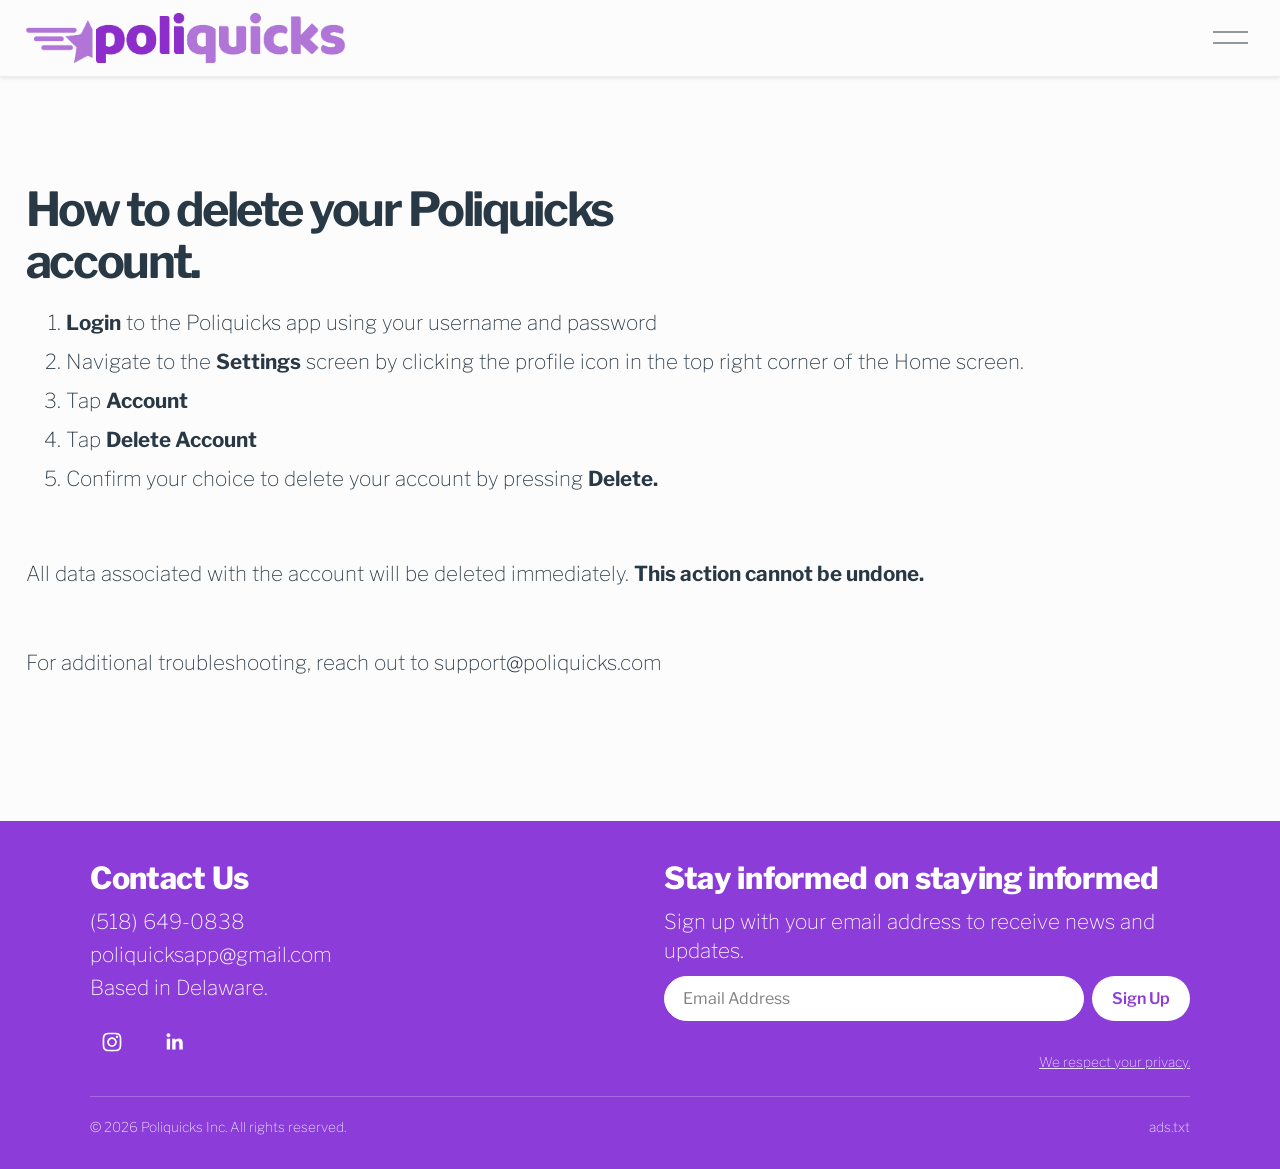
<file: docs/delete-account.html>
<!doctype html>
<html xmlns:og="http://opengraphprotocol.org/schema/" xmlns:fb="http://www.facebook.com/2008/fbml" lang="en-US"  >
  <head>
    <meta http-equiv="X-UA-Compatible" content="IE=edge,chrome=1">
    <meta name="viewport" content="width=device-width, initial-scale=1">
    <!-- This is Squarespace. --><!-- khaki-heptagon-94pt -->
<base href="">
<meta charset="utf-8" />
<title>Delete Account &mdash; Poliquicks</title>
<meta http-equiv="Accept-CH" content="Sec-CH-UA-Platform-Version, Sec-CH-UA-Model" /><link rel="icon" type="image/x-icon" href="images.squarespace-cdn.com/content/v1/652519465c1d170faafb0f9f/be9a86e0-2550-4ee5-9f28-fbe44a729155/favicon.ico%3Fformat=100w"/>
<link rel="canonical" href="delete-account.html"/>
<meta property="og:site_name" content="Poliquicks"/>
<meta property="og:title" content="Delete Account &mdash; Poliquicks"/>
<meta property="og:url" content="https://www.poliquicks.com/delete-account"/>
<meta property="og:type" content="website"/>
<meta itemprop="name" content="Delete Account — Poliquicks"/>
<meta itemprop="url" content="https://www.poliquicks.com/delete-account"/>
<meta name="twitter:title" content="Delete Account — Poliquicks"/>
<meta name="twitter:url" content="https://www.poliquicks.com/delete-account"/>
<meta name="twitter:card" content="summary"/>
<meta name="description" content="" />
<link rel="preconnect" href="images.squarespace-cdn.com/index.html">
<link rel="preconnect" href="https://fonts.gstatic.com" crossorigin>
<link rel="stylesheet" href="https://fonts.googleapis.com/css2?family=Libre+Franklin:ital,wght@0,100;0,600;0,700;1,100;1,700">

<script type="text/javascript">SQUARESPACE_ROLLUPS = {};</script>
<script>(function(rollups, name) { if (!rollups[name]) { rollups[name] = {}; } rollups[name].js = ["//assets.squarespace.com/universal/scripts-compressed/extract-css-runtime-17551b8eafb5a42e-min.en-US.js"]; })(SQUARESPACE_ROLLUPS, 'squarespace-extract_css_runtime');</script>
<script>(function(rollups, name) { if (!rollups[name]) { rollups[name] = {}; } rollups[name].js = ["//assets.squarespace.com/universal/scripts-compressed/extract-css-moment-js-vendor-6f2a1f6ec9a41489-min.en-US.js"]; })(SQUARESPACE_ROLLUPS, 'squarespace-extract_css_moment_js_vendor');</script>
<script>(function(rollups, name) { if (!rollups[name]) { rollups[name] = {}; } rollups[name].js = ["//assets.squarespace.com/universal/scripts-compressed/cldr-resource-pack-22c6db795661f68d-min.en-US.js"]; })(SQUARESPACE_ROLLUPS, 'squarespace-cldr_resource_pack');</script>
<script>(function(rollups, name) { if (!rollups[name]) { rollups[name] = {}; } rollups[name].js = ["//assets.squarespace.com/universal/scripts-compressed/common-vendors-stable-b8d716935110c7b2-min.en-US.js"]; })(SQUARESPACE_ROLLUPS, 'squarespace-common_vendors_stable');</script>
<script>(function(rollups, name) { if (!rollups[name]) { rollups[name] = {}; } rollups[name].js = ["//assets.squarespace.com/universal/scripts-compressed/common-vendors-88286999a7ee6fd5-min.en-US.js"]; })(SQUARESPACE_ROLLUPS, 'squarespace-common_vendors');</script>
<script>(function(rollups, name) { if (!rollups[name]) { rollups[name] = {}; } rollups[name].js = ["//assets.squarespace.com/universal/scripts-compressed/common-685e8299b71caa80-min.en-US.js"]; })(SQUARESPACE_ROLLUPS, 'squarespace-common');</script>
<script>(function(rollups, name) { if (!rollups[name]) { rollups[name] = {}; } rollups[name].js = ["//assets.squarespace.com/universal/scripts-compressed/performance-b0b428cfbac6efcd-min.en-US.js"]; })(SQUARESPACE_ROLLUPS, 'squarespace-performance');</script>
<link rel="stylesheet" type="text/css" href="https://definitions.sqspcdn.com/website-component-definition/static-assets/website.components.html/a56ba761-2010-41e4-b2a0-c832b25a35b8_463/website.components.html.styles.css"/><link rel="stylesheet" type="text/css" href="https://definitions.sqspcdn.com/website-component-definition/static-assets/website.components.socialLinks/66f754be-3c79-4cb4-a1bd-c4161084f493_241/website.components.socialLinks.styles.css"/><script defer src="https://definitions.sqspcdn.com/website-component-definition/static-assets/website.components.html/a56ba761-2010-41e4-b2a0-c832b25a35b8_463/website.components.html.visitor.js"></script><script defer src="https://definitions.sqspcdn.com/website-component-definition/static-assets/website.components.socialLinks/66f754be-3c79-4cb4-a1bd-c4161084f493_241/website.components.socialLinks.visitor.js"></script><script type="application/ld+json">{"url":"https://www.poliquicks.com","name":"Poliquicks","image":"//images.squarespace-cdn.com/content/v1/652519465c1d170faafb0f9f/9d097d1f-a950-4bba-a311-0d11b2d79bca/poliquicks-main-logo-full-color-rgb-900px-w-300ppi.png","@context":"http://schema.org","@type":"WebSite"}</script><link rel="stylesheet" type="text/css" href="static1.squarespace.com/static/versioned-site-css/652519465c1d170faafb0f9f/80/5c5a519771c10ba3470d8101/652519465c1d170faafb0fa7/1775/site.css%3Fnocustom=true.css"/><link rel="stylesheet" type="text/css" href="static1.squarespace.com/static/custom-css/652519465c1d170faafb0f9f/652519465c1d170faafb0fa7/2/custom.css"/><script>Static.COOKIE_BANNER_CAPABLE = true;</script>
<!-- End of Squarespace Headers -->
    
      <link rel="stylesheet" type="text/css" href="static1.squarespace.com/static/vta/5c5a519771c10ba3470d8101/versioned-assets/1776702257311-HDZJMCAP590VIVVXZE6Q/static.css">
    
    <link rel="stylesheet" href="assets/interactivity.css">
</head>

  <body
    id="collection-66db61e2fe11aa6d15ba002d"
    class="
      tweak-blog-alternating-side-by-side-width-full tweak-blog-alternating-side-by-side-image-aspect-ratio-11-square tweak-blog-alternating-side-by-side-text-alignment-left tweak-blog-alternating-side-by-side-read-more-style-show tweak-blog-alternating-side-by-side-image-text-alignment-middle tweak-blog-alternating-side-by-side-delimiter-bullet tweak-blog-alternating-side-by-side-meta-position-top tweak-blog-alternating-side-by-side-primary-meta-categories tweak-blog-alternating-side-by-side-secondary-meta-date tweak-blog-alternating-side-by-side-excerpt-show image-block-poster-text-alignment-left image-block-card-content-position-center image-block-card-text-alignment-left image-block-overlap-content-position-center image-block-overlap-text-alignment-left image-block-collage-content-position-center image-block-collage-text-alignment-left image-block-stack-text-alignment-left form-use-theme-colors form-field-style-outline form-field-shape-pill form-field-border-all form-field-checkbox-type-icon form-field-checkbox-fill-outline form-field-checkbox-color-inverted form-field-checkbox-shape-rounded form-field-checkbox-layout-fit form-field-radio-type-icon form-field-radio-fill-outline form-field-radio-color-inverted form-field-radio-shape-rounded form-field-radio-layout-fit form-field-survey-fill-outline form-field-survey-color-inverted form-field-survey-shape-rounded form-field-hover-focus-outline form-submit-button-style-label  tweak-global-animations-complexity-level-detailed tweak-global-animations-animation-style-fade tweak-global-animations-animation-type-none tweak-global-animations-animation-curve-ease tweak-blog-masonry-width-full tweak-blog-masonry-text-alignment-left tweak-blog-masonry-primary-meta-categories tweak-blog-masonry-secondary-meta-date tweak-blog-masonry-meta-position-top tweak-blog-masonry-read-more-style-show tweak-blog-masonry-delimiter-space tweak-blog-masonry-image-placement-above tweak-blog-masonry-excerpt-show tweak-portfolio-grid-overlay-width-full tweak-portfolio-grid-overlay-height-small tweak-portfolio-grid-overlay-image-aspect-ratio-43-four-three tweak-portfolio-grid-overlay-text-placement-center tweak-portfolio-grid-overlay-show-text-after-hover tweak-blog-single-column-width-full tweak-blog-single-column-text-alignment-center tweak-blog-single-column-image-placement-above tweak-blog-single-column-delimiter-bullet tweak-blog-single-column-read-more-style-show tweak-blog-single-column-primary-meta-categories tweak-blog-single-column-secondary-meta-date tweak-blog-single-column-meta-position-top tweak-blog-single-column-content-full-post header-width-full tweak-transparent-header  tweak-fixed-header-style-basic tweak-blog-item-width-medium tweak-blog-item-text-alignment-left tweak-blog-item-meta-position-above-title tweak-blog-item-show-categories tweak-blog-item-show-date tweak-blog-item-show-author-name tweak-blog-item-show-author-profile tweak-blog-item-delimiter-bullet tweak-blog-side-by-side-width-full tweak-blog-side-by-side-image-placement-left tweak-blog-side-by-side-image-aspect-ratio-11-square tweak-blog-side-by-side-primary-meta-categories tweak-blog-side-by-side-secondary-meta-date tweak-blog-side-by-side-meta-position-top tweak-blog-side-by-side-text-alignment-left tweak-blog-side-by-side-image-text-alignment-middle tweak-blog-side-by-side-read-more-style-show tweak-blog-side-by-side-delimiter-bullet tweak-blog-side-by-side-excerpt-show primary-button-style-solid primary-button-shape-custom secondary-button-style-solid secondary-button-shape-custom tertiary-button-style-solid tertiary-button-shape-pill tweak-events-stacked-width-full tweak-events-stacked-height-large  tweak-events-stacked-show-thumbnails tweak-events-stacked-thumbnail-size-32-standard tweak-events-stacked-date-style-with-text tweak-events-stacked-show-time tweak-events-stacked-show-location  tweak-events-stacked-show-excerpt  tweak-blog-basic-grid-width-full tweak-blog-basic-grid-image-aspect-ratio-32-standard tweak-blog-basic-grid-text-alignment-left tweak-blog-basic-grid-delimiter-bullet tweak-blog-basic-grid-image-placement-above tweak-blog-basic-grid-read-more-style-show tweak-blog-basic-grid-primary-meta-categories tweak-blog-basic-grid-secondary-meta-date tweak-blog-basic-grid-excerpt-show tweak-portfolio-grid-basic-width-full tweak-portfolio-grid-basic-height-small tweak-portfolio-grid-basic-image-aspect-ratio-43-four-three tweak-portfolio-grid-basic-text-alignment-left tweak-portfolio-grid-basic-hover-effect-fade header-overlay-alignment-center tweak-portfolio-index-background-link-format-stacked tweak-portfolio-index-background-width-full tweak-portfolio-index-background-height-large  tweak-portfolio-index-background-vertical-alignment-middle tweak-portfolio-index-background-horizontal-alignment-center tweak-portfolio-index-background-delimiter-none tweak-portfolio-index-background-animation-type-fade tweak-portfolio-index-background-animation-duration-medium tweak-portfolio-hover-follow-layout-inline  tweak-portfolio-hover-follow-delimiter-forward-slash tweak-portfolio-hover-follow-animation-type-fade tweak-portfolio-hover-follow-animation-duration-medium tweak-portfolio-hover-static-layout-stacked  tweak-portfolio-hover-static-delimiter-forward-slash tweak-portfolio-hover-static-animation-type-scale-up tweak-portfolio-hover-static-animation-duration-medium hide-opentable-icons opentable-style-dark tweak-product-quick-view-button-style-floating tweak-product-quick-view-button-position-bottom tweak-product-quick-view-lightbox-excerpt-display-truncate tweak-product-quick-view-lightbox-show-arrows tweak-product-quick-view-lightbox-show-close-button tweak-product-quick-view-lightbox-controls-weight-light native-currency-code-usd collection-type-page collection-layout-default collection-66db61e2fe11aa6d15ba002d mobile-style-available sqs-seven-one
      
        
          
        
      
    "
    tabindex="-1"
  >
    <div
      id="siteWrapper"
      class="clearfix site-wrapper"
    >
      
        <div id="floatingCart" class="floating-cart hidden">
          
        </div>
      

      












  <header
    data-test="header"
    id="header"
    
    class="
      
        
          
        
      
      header theme-col--primary
    "
    data-section-theme=""
    data-controller="Header"
    data-current-styles="{
&quot;layout&quot;: &quot;navRight&quot;,
&quot;action&quot;: {
&quot;href&quot;: &quot;https://httpspqcreator-springcom.creator-spring.com/&quot;,
&quot;buttonText&quot;: &quot;Merch&quot;,
&quot;newWindow&quot;: true
},
&quot;showSocial&quot;: true,
&quot;socialOptions&quot;: {
&quot;socialBorderShape&quot;: &quot;none&quot;,
&quot;socialBorderStyle&quot;: &quot;outline&quot;,
&quot;socialBorderThickness&quot;: {
&quot;unit&quot;: &quot;px&quot;,
&quot;value&quot;: 1.0
}
},
&quot;menuOverlayTheme&quot;: &quot;white-bold&quot;,
&quot;menuOverlayAnimation&quot;: &quot;fade&quot;,
&quot;cartStyle&quot;: &quot;cart&quot;,
&quot;cartText&quot;: &quot;Cart&quot;,
&quot;showEmptyCartState&quot;: true,
&quot;cartOptions&quot;: {
&quot;iconType&quot;: &quot;solid-7&quot;,
&quot;cartBorderShape&quot;: &quot;none&quot;,
&quot;cartBorderStyle&quot;: &quot;outline&quot;,
&quot;cartBorderThickness&quot;: {
&quot;unit&quot;: &quot;px&quot;,
&quot;value&quot;: 1.0
}
},
&quot;showButton&quot;: true,
&quot;showCart&quot;: false,
&quot;showAccountLogin&quot;: false,
&quot;headerStyle&quot;: &quot;dynamic&quot;,
&quot;languagePicker&quot;: {
&quot;enabled&quot;: false,
&quot;iconEnabled&quot;: false,
&quot;iconType&quot;: &quot;globe&quot;,
&quot;flagShape&quot;: &quot;shiny&quot;,
&quot;languageFlags&quot;: [ ]
},
&quot;iconOptions&quot;: {
&quot;desktopDropdownIconOptions&quot;: {
&quot;endcapType&quot;: &quot;square&quot;,
&quot;folderDropdownIcon&quot;: &quot;none&quot;,
&quot;languagePickerIcon&quot;: &quot;openArrowHead&quot;
},
&quot;mobileDropdownIconOptions&quot;: {
&quot;endcapType&quot;: &quot;square&quot;,
&quot;folderDropdownIcon&quot;: &quot;openArrowHead&quot;,
&quot;languagePickerIcon&quot;: &quot;openArrowHead&quot;
}
},
&quot;mobileOptions&quot;: {
&quot;layout&quot;: &quot;logoLeftNavRight&quot;,
&quot;menuIconOptions&quot;: {
&quot;style&quot;: &quot;doubleLineHamburger&quot;,
&quot;thickness&quot;: {
&quot;unit&quot;: &quot;px&quot;,
&quot;value&quot;: 1.0
}
}
},
&quot;solidOptions&quot;: {
&quot;headerOpacity&quot;: {
&quot;unit&quot;: &quot;%&quot;,
&quot;value&quot;: 100.0
},
&quot;blurBackground&quot;: {
&quot;enabled&quot;: false,
&quot;blurRadius&quot;: {
&quot;unit&quot;: &quot;px&quot;,
&quot;value&quot;: 12.0
}
},
&quot;backgroundColor&quot;: {
&quot;type&quot;: &quot;SITE_PALETTE_COLOR&quot;,
&quot;sitePaletteColor&quot;: {
&quot;colorName&quot;: &quot;white&quot;,
&quot;alphaModifier&quot;: 1.0
}
},
&quot;navigationColor&quot;: {
&quot;type&quot;: &quot;SITE_PALETTE_COLOR&quot;,
&quot;sitePaletteColor&quot;: {
&quot;colorName&quot;: &quot;black&quot;,
&quot;alphaModifier&quot;: 1.0
}
}
},
&quot;gradientOptions&quot;: {
&quot;gradientType&quot;: &quot;faded&quot;,
&quot;headerOpacity&quot;: {
&quot;unit&quot;: &quot;%&quot;,
&quot;value&quot;: 90.0
},
&quot;blurBackground&quot;: {
&quot;enabled&quot;: false,
&quot;blurRadius&quot;: {
&quot;unit&quot;: &quot;px&quot;,
&quot;value&quot;: 12.0
}
},
&quot;backgroundColor&quot;: {
&quot;type&quot;: &quot;SITE_PALETTE_COLOR&quot;,
&quot;sitePaletteColor&quot;: {
&quot;colorName&quot;: &quot;white&quot;,
&quot;alphaModifier&quot;: 1.0
}
},
&quot;navigationColor&quot;: {
&quot;type&quot;: &quot;SITE_PALETTE_COLOR&quot;,
&quot;sitePaletteColor&quot;: {
&quot;colorName&quot;: &quot;black&quot;,
&quot;alphaModifier&quot;: 1.0
}
}
},
&quot;dropShadowOptions&quot;: {
&quot;enabled&quot;: true,
&quot;blur&quot;: {
&quot;unit&quot;: &quot;px&quot;,
&quot;value&quot;: 3.0
},
&quot;spread&quot;: {
&quot;unit&quot;: &quot;px&quot;,
&quot;value&quot;: 0.0
},
&quot;distance&quot;: {
&quot;unit&quot;: &quot;px&quot;,
&quot;value&quot;: 3.0
},
&quot;color&quot;: {
&quot;type&quot;: &quot;SITE_PALETTE_COLOR&quot;,
&quot;sitePaletteColor&quot;: {
&quot;colorName&quot;: &quot;accent&quot;,
&quot;alphaModifier&quot;: 1.0
}
}
},
&quot;borderOptions&quot;: {
&quot;enabled&quot;: false,
&quot;position&quot;: &quot;bottom&quot;,
&quot;thickness&quot;: {
&quot;unit&quot;: &quot;px&quot;,
&quot;value&quot;: 1.0
},
&quot;color&quot;: {
&quot;type&quot;: &quot;SITE_PALETTE_COLOR&quot;,
&quot;sitePaletteColor&quot;: {
&quot;colorName&quot;: &quot;accent&quot;,
&quot;alphaModifier&quot;: 0.3
}
}
},
&quot;showPromotedElement&quot;: false,
&quot;buttonVariant&quot;: &quot;secondary&quot;,
&quot;blurBackground&quot;: {
&quot;enabled&quot;: false,
&quot;blurRadius&quot;: {
&quot;unit&quot;: &quot;px&quot;,
&quot;value&quot;: 12.0
}
},
&quot;headerOpacity&quot;: {
&quot;unit&quot;: &quot;%&quot;,
&quot;value&quot;: 100.0
}
}"
    data-section-id="header"
    data-header-style="dynamic"
    data-language-picker="{
&quot;enabled&quot;: false,
&quot;iconEnabled&quot;: false,
&quot;iconType&quot;: &quot;globe&quot;,
&quot;flagShape&quot;: &quot;shiny&quot;,
&quot;languageFlags&quot;: [ ]
}"
    data-native-multilingual=""
    
    data-first-focusable-element
    tabindex="-1"
    style="
      
        --headerDropShadowColor: hsla(var(--accent-hsl), 1);
      
      
        --headerBorderColor: hsla(var(--accent-hsl), 0.3);
      
      
        --solidHeaderBackgroundColor: hsla(var(--white-hsl), 1);
      
      
        --solidHeaderNavigationColor: hsla(var(--black-hsl), 1);
      
      
        --gradientHeaderBackgroundColor: hsla(var(--white-hsl), 1);
      
      
        --gradientHeaderNavigationColor: hsla(var(--black-hsl), 1);
      
    "
  >
    <svg  style="display:none" viewBox="0 0 22 22" xmlns="http://www.w3.org/2000/svg">
  <symbol id="circle" >
    <path d="M11.5 17C14.5376 17 17 14.5376 17 11.5C17 8.46243 14.5376 6 11.5 6C8.46243 6 6 8.46243 6 11.5C6 14.5376 8.46243 17 11.5 17Z" fill="none" />
  </symbol>

  <symbol id="circleFilled" >
    <path d="M11.5 17C14.5376 17 17 14.5376 17 11.5C17 8.46243 14.5376 6 11.5 6C8.46243 6 6 8.46243 6 11.5C6 14.5376 8.46243 17 11.5 17Z" />
  </symbol>

  <symbol id="dash" >
    <path d="M11 11H19H3" />
  </symbol>

  <symbol id="squareFilled" >
    <rect x="6" y="6" width="11" height="11" />
  </symbol>

  <symbol id="square" >
    <rect x="7" y="7" width="9" height="9" fill="none" stroke="inherit" />
  </symbol>
  
  <symbol id="plus" >
    <path d="M11 3V19" />
    <path d="M19 11L3 11"/>
  </symbol>
  
  <symbol id="closedArrow" >
    <path d="M11 11V2M11 18.1797L17 11.1477L5 11.1477L11 18.1797Z" fill="none" />
  </symbol>
  
  <symbol id="closedArrowFilled" >
    <path d="M11 11L11 2" stroke="inherit" fill="none"  />
    <path fill-rule="evenodd" clip-rule="evenodd" d="M2.74695 9.38428L19.038 9.38428L10.8925 19.0846L2.74695 9.38428Z" stroke-width="1" />
  </symbol>
  
  <symbol id="closedArrowHead" viewBox="0 0 22 22"  xmlns="http://www.w3.org/2000/symbol">
    <path d="M18 7L11 15L4 7L18 7Z" fill="none" stroke="inherit" />
  </symbol>
  
  
  <symbol id="closedArrowHeadFilled" viewBox="0 0 22 22"  xmlns="http://www.w3.org/2000/symbol">
    <path d="M18.875 6.5L11 15.5L3.125 6.5L18.875 6.5Z" />
  </symbol>
  
  <symbol id="openArrow" >
    <path d="M11 18.3591L11 3" stroke="inherit" fill="none"  />
    <path d="M18 11.5L11 18.5L4 11.5" stroke="inherit" fill="none"  />
  </symbol>
  
  <symbol id="openArrowHead" >
    <path d="M18 7L11 14L4 7" fill="none" />
  </symbol>

  <symbol id="pinchedArrow" >
    <path d="M11 17.3591L11 2" fill="none" />
    <path d="M2 11C5.85455 12.2308 8.81818 14.9038 11 18C13.1818 14.8269 16.1455 12.1538 20 11" fill="none" />
  </symbol>

  <symbol id="pinchedArrowFilled" >
    <path d="M11.05 10.4894C7.04096 8.73759 1.05005 8 1.05005 8C6.20459 11.3191 9.41368 14.1773 11.05 21C12.6864 14.0851 15.8955 11.227 21.05 8C21.05 8 15.0591 8.73759 11.05 10.4894Z" stroke-width="1"/>
    <path d="M11 11L11 1" fill="none"/>
  </symbol>

  <symbol id="pinchedArrowHead" >
    <path d="M2 7.24091C5.85455 8.40454 8.81818 10.9318 11 13.8591C13.1818 10.8591 16.1455 8.33181 20 7.24091"  fill="none" />
  </symbol>
  
  <symbol id="pinchedArrowHeadFilled" >
    <path d="M11.05 7.1591C7.04096 5.60456 1.05005 4.95001 1.05005 4.95001C6.20459 7.89547 9.41368 10.4318 11.05 16.4864C12.6864 10.35 15.8955 7.81365 21.05 4.95001C21.05 4.95001 15.0591 5.60456 11.05 7.1591Z" />
  </symbol>

</svg>
    
<div class="sqs-announcement-bar-dropzone"></div>

    <div class="header-announcement-bar-wrapper">
      
      <a
        href="delete-account.html#page"
        class="header-skip-link sqs-button-element--primary"
      >
        Skip to Content
      </a>
      


<style>
    @supports (-webkit-backdrop-filter: none) or (backdrop-filter: none) {
        .header-blur-background {
            
            
        }
    }
</style>
      <div
        class="header-border"
        data-header-style="dynamic"
        data-header-border="false"
        data-test="header-border"
        style="




"
      ></div>
      <div
        class="header-dropshadow"
        data-header-style="dynamic"
        data-header-dropshadow="true"
        data-test="header-dropshadow"
        style="
  box-shadow: 0px 3px 3px 0px;
"
      ></div>
      
      

      <div class='header-inner container--fluid
        
        
        
         header-mobile-layout-logo-left-nav-right
        
        
        
        
        
        
         header-layout-nav-right
        
        
        
        
        
        
        
        
        '
        data-test="header-inner"
        >
        <!-- Background -->
        <div class="header-background theme-bg--primary"></div>

        <div class="header-display-desktop" data-content-field="site-title">
          

          

          

          

          

          
          
            
            <!-- Social -->
            
              
            
          
            
            <!-- Title and nav wrapper -->
            <div class="header-title-nav-wrapper">
              

              

              
                
                <!-- Title -->
                
                  <div
                    class="
                      header-title
                      
                    "
                    data-animation-role="header-element"
                  >
                    
                      <div class="header-title-logo">
                        <a href="index.html" data-animation-role="header-element">
                        
<img elementtiming="nbf-header-logo-desktop" src="images.squarespace-cdn.com/content/v1/652519465c1d170faafb0f9f/9d097d1f-a950-4bba-a311-0d11b2d79bca/poliquicks-main-logo-full-color-rgb-900px-w-300ppi.png%3Fformat=1500w" alt="Poliquicks" style="display:block" fetchpriority="high" loading="eager" decoding="async" data-loader="raw">

                        </a>
                      </div>

                    
                    
                  </div>
                
              
                
                <!-- Nav -->
                <div class="header-nav">
                  <div class="header-nav-wrapper">
                    <nav class="header-nav-list">
                      


  
    <div class="header-nav-item header-nav-item--collection header-nav-item--homepage">
      <a
        href="index.html"
        data-animation-role="header-element"
        
      >
        Home
      </a>
    </div>
  
  
  


  
    <div class="header-nav-item header-nav-item--collection">
      <a
        href="about.html"
        data-animation-role="header-element"
        
      >
        About  
      </a>
    </div>
  
  
  


  
    <div class="header-nav-item header-nav-item--collection">
      <a
        href="teacher-trainings.html"
        data-animation-role="header-element"
        
      >
        Teacher Trainings
      </a>
    </div>
  
  
  


  
    <div class="header-nav-item header-nav-item--collection">
      <a
        href="curriculum-supplements.html"
        data-animation-role="header-element"
        
      >
        Curriculum Supplements
      </a>
    </div>
  
  
  


  
    <div class="header-nav-item header-nav-item--collection">
      <a
        href="partners-and-sources.html"
        data-animation-role="header-element"
        
      >
        Our Partners and Sources
      </a>
    </div>
  
  
  



                    </nav>
                  </div>
                </div>
              
              
            </div>
          
            
            <!-- Actions -->
            <div class="header-actions header-actions--right">
              
              
                
                  <div class="header-actions-action header-actions-action--social">
                    
                      
                        <a class="icon icon--fill  header-icon header-icon-border-shape-none header-icon-border-style-outline"  href="https://www.instagram.com/poliquicks.app/" target="_blank" aria-label="Instagram">
                          <svg viewBox="23 23 64 64">
                            <use xlink:href="#instagram-unauth-icon" width="110" height="110"></use>
                          </svg>
                        </a>
                      
                        <a class="icon icon--fill  header-icon header-icon-border-shape-none header-icon-border-style-outline"  href="https://www.linkedin.com/company/poliquicks/posts/?feedView=all" target="_blank" aria-label="LinkedIn">
                          <svg viewBox="23 23 64 64">
                            <use xlink:href="#linkedin-unauth-icon" width="110" height="110"></use>
                          </svg>
                        </a>
                      
                    
                  </div>
                
              

              

            
            

              
              <div class="showOnMobile">
                
              </div>

              
              <div class="showOnDesktop">
                
              </div>

              
                <div class="header-actions-action header-actions-action--cta" data-animation-role="header-element">
                  <a
                    class="btn btn--border theme-btn--primary-inverse sqs-button-element--secondary"
                    href="https://httpspqcreator-springcom.creator-spring.com/"
                    target="_blank"
                  >
                    Merch
                  </a>
                </div>
              
            </div>
          
            


<style>
  .top-bun, 
  .patty, 
  .bottom-bun {
    height: 1px;
  }
</style>

<!-- Burger -->
<div class="header-burger

  menu-overlay-has-visible-non-navigation-items

" data-animation-role="header-element">
  <button class="header-burger-btn burger" data-test="header-burger">
    <span hidden class="js-header-burger-open-title visually-hidden">Open Menu</span>
    <span hidden class="js-header-burger-close-title visually-hidden">Close Menu</span>
    <div class="burger-box">
      <div class="burger-inner header-menu-icon-doubleLineHamburger">
        <div class="top-bun"></div>
        <div class="patty"></div>
        <div class="bottom-bun"></div>
      </div>
    </div>
  </button>
</div>

          

        </div>
        <div class="header-display-mobile" data-content-field="site-title">
          
            
            <!-- Social -->
            
              
            
          
            
            <!-- Title and nav wrapper -->
            <div class="header-title-nav-wrapper">
              

              

              
                
                <!-- Title -->
                
                  <div
                    class="
                      header-title
                      
                    "
                    data-animation-role="header-element"
                  >
                    
                      <div class="header-title-logo">
                        <a href="index.html" data-animation-role="header-element">
                        
<img elementtiming="nbf-header-logo-desktop" src="images.squarespace-cdn.com/content/v1/652519465c1d170faafb0f9f/9d097d1f-a950-4bba-a311-0d11b2d79bca/poliquicks-main-logo-full-color-rgb-900px-w-300ppi.png%3Fformat=1500w" alt="Poliquicks" style="display:block" fetchpriority="high" loading="eager" decoding="async" data-loader="raw">

                        </a>
                      </div>

                    
                    
                  </div>
                
              
                
                <!-- Nav -->
                <div class="header-nav">
                  <div class="header-nav-wrapper">
                    <nav class="header-nav-list">
                      


  
    <div class="header-nav-item header-nav-item--collection header-nav-item--homepage">
      <a
        href="index.html"
        data-animation-role="header-element"
        
      >
        Home
      </a>
    </div>
  
  
  


  
    <div class="header-nav-item header-nav-item--collection">
      <a
        href="about.html"
        data-animation-role="header-element"
        
      >
        About  
      </a>
    </div>
  
  
  


  
    <div class="header-nav-item header-nav-item--collection">
      <a
        href="teacher-trainings.html"
        data-animation-role="header-element"
        
      >
        Teacher Trainings
      </a>
    </div>
  
  
  


  
    <div class="header-nav-item header-nav-item--collection">
      <a
        href="curriculum-supplements.html"
        data-animation-role="header-element"
        
      >
        Curriculum Supplements
      </a>
    </div>
  
  
  


  
    <div class="header-nav-item header-nav-item--collection">
      <a
        href="partners-and-sources.html"
        data-animation-role="header-element"
        
      >
        Our Partners and Sources
      </a>
    </div>
  
  
  



                    </nav>
                  </div>
                </div>
              
              
            </div>
          
            
            <!-- Actions -->
            <div class="header-actions header-actions--right">
              
              
                
                  <div class="header-actions-action header-actions-action--social">
                    
                      
                        <a class="icon icon--fill  header-icon header-icon-border-shape-none header-icon-border-style-outline"  href="https://www.instagram.com/poliquicks.app/" target="_blank" aria-label="Instagram">
                          <svg viewBox="23 23 64 64">
                            <use xlink:href="#instagram-unauth-icon" width="110" height="110"></use>
                          </svg>
                        </a>
                      
                        <a class="icon icon--fill  header-icon header-icon-border-shape-none header-icon-border-style-outline"  href="https://www.linkedin.com/company/poliquicks/posts/?feedView=all" target="_blank" aria-label="LinkedIn">
                          <svg viewBox="23 23 64 64">
                            <use xlink:href="#linkedin-unauth-icon" width="110" height="110"></use>
                          </svg>
                        </a>
                      
                    
                  </div>
                
              

              

            
            

              
              <div class="showOnMobile">
                
              </div>

              
              <div class="showOnDesktop">
                
              </div>

              
                <div class="header-actions-action header-actions-action--cta" data-animation-role="header-element">
                  <a
                    class="btn btn--border theme-btn--primary-inverse sqs-button-element--secondary"
                    href="https://httpspqcreator-springcom.creator-spring.com/"
                    target="_blank"
                  >
                    Merch
                  </a>
                </div>
              
            </div>
          
            


<style>
  .top-bun, 
  .patty, 
  .bottom-bun {
    height: 1px;
  }
</style>

<!-- Burger -->
<div class="header-burger

  menu-overlay-has-visible-non-navigation-items

" data-animation-role="header-element">
  <button class="header-burger-btn burger" data-test="header-burger">
    <span hidden class="js-header-burger-open-title visually-hidden">Open Menu</span>
    <span hidden class="js-header-burger-close-title visually-hidden">Close Menu</span>
    <div class="burger-box">
      <div class="burger-inner header-menu-icon-doubleLineHamburger">
        <div class="top-bun"></div>
        <div class="patty"></div>
        <div class="bottom-bun"></div>
      </div>
    </div>
  </button>
</div>

          
          
          
          
          
        </div>
      </div>
    </div>
    <!-- (Mobile) Menu Navigation -->
    <div class="header-menu header-menu--folder-list
      white-bold
      
      
      
      
      "
      data-section-theme="white-bold"
      data-current-styles="{
&quot;layout&quot;: &quot;navRight&quot;,
&quot;action&quot;: {
&quot;href&quot;: &quot;https://httpspqcreator-springcom.creator-spring.com/&quot;,
&quot;buttonText&quot;: &quot;Merch&quot;,
&quot;newWindow&quot;: true
},
&quot;showSocial&quot;: true,
&quot;socialOptions&quot;: {
&quot;socialBorderShape&quot;: &quot;none&quot;,
&quot;socialBorderStyle&quot;: &quot;outline&quot;,
&quot;socialBorderThickness&quot;: {
&quot;unit&quot;: &quot;px&quot;,
&quot;value&quot;: 1.0
}
},
&quot;menuOverlayTheme&quot;: &quot;white-bold&quot;,
&quot;menuOverlayAnimation&quot;: &quot;fade&quot;,
&quot;cartStyle&quot;: &quot;cart&quot;,
&quot;cartText&quot;: &quot;Cart&quot;,
&quot;showEmptyCartState&quot;: true,
&quot;cartOptions&quot;: {
&quot;iconType&quot;: &quot;solid-7&quot;,
&quot;cartBorderShape&quot;: &quot;none&quot;,
&quot;cartBorderStyle&quot;: &quot;outline&quot;,
&quot;cartBorderThickness&quot;: {
&quot;unit&quot;: &quot;px&quot;,
&quot;value&quot;: 1.0
}
},
&quot;showButton&quot;: true,
&quot;showCart&quot;: false,
&quot;showAccountLogin&quot;: false,
&quot;headerStyle&quot;: &quot;dynamic&quot;,
&quot;languagePicker&quot;: {
&quot;enabled&quot;: false,
&quot;iconEnabled&quot;: false,
&quot;iconType&quot;: &quot;globe&quot;,
&quot;flagShape&quot;: &quot;shiny&quot;,
&quot;languageFlags&quot;: [ ]
},
&quot;iconOptions&quot;: {
&quot;desktopDropdownIconOptions&quot;: {
&quot;endcapType&quot;: &quot;square&quot;,
&quot;folderDropdownIcon&quot;: &quot;none&quot;,
&quot;languagePickerIcon&quot;: &quot;openArrowHead&quot;
},
&quot;mobileDropdownIconOptions&quot;: {
&quot;endcapType&quot;: &quot;square&quot;,
&quot;folderDropdownIcon&quot;: &quot;openArrowHead&quot;,
&quot;languagePickerIcon&quot;: &quot;openArrowHead&quot;
}
},
&quot;mobileOptions&quot;: {
&quot;layout&quot;: &quot;logoLeftNavRight&quot;,
&quot;menuIconOptions&quot;: {
&quot;style&quot;: &quot;doubleLineHamburger&quot;,
&quot;thickness&quot;: {
&quot;unit&quot;: &quot;px&quot;,
&quot;value&quot;: 1.0
}
}
},
&quot;solidOptions&quot;: {
&quot;headerOpacity&quot;: {
&quot;unit&quot;: &quot;%&quot;,
&quot;value&quot;: 100.0
},
&quot;blurBackground&quot;: {
&quot;enabled&quot;: false,
&quot;blurRadius&quot;: {
&quot;unit&quot;: &quot;px&quot;,
&quot;value&quot;: 12.0
}
},
&quot;backgroundColor&quot;: {
&quot;type&quot;: &quot;SITE_PALETTE_COLOR&quot;,
&quot;sitePaletteColor&quot;: {
&quot;colorName&quot;: &quot;white&quot;,
&quot;alphaModifier&quot;: 1.0
}
},
&quot;navigationColor&quot;: {
&quot;type&quot;: &quot;SITE_PALETTE_COLOR&quot;,
&quot;sitePaletteColor&quot;: {
&quot;colorName&quot;: &quot;black&quot;,
&quot;alphaModifier&quot;: 1.0
}
}
},
&quot;gradientOptions&quot;: {
&quot;gradientType&quot;: &quot;faded&quot;,
&quot;headerOpacity&quot;: {
&quot;unit&quot;: &quot;%&quot;,
&quot;value&quot;: 90.0
},
&quot;blurBackground&quot;: {
&quot;enabled&quot;: false,
&quot;blurRadius&quot;: {
&quot;unit&quot;: &quot;px&quot;,
&quot;value&quot;: 12.0
}
},
&quot;backgroundColor&quot;: {
&quot;type&quot;: &quot;SITE_PALETTE_COLOR&quot;,
&quot;sitePaletteColor&quot;: {
&quot;colorName&quot;: &quot;white&quot;,
&quot;alphaModifier&quot;: 1.0
}
},
&quot;navigationColor&quot;: {
&quot;type&quot;: &quot;SITE_PALETTE_COLOR&quot;,
&quot;sitePaletteColor&quot;: {
&quot;colorName&quot;: &quot;black&quot;,
&quot;alphaModifier&quot;: 1.0
}
}
},
&quot;dropShadowOptions&quot;: {
&quot;enabled&quot;: true,
&quot;blur&quot;: {
&quot;unit&quot;: &quot;px&quot;,
&quot;value&quot;: 3.0
},
&quot;spread&quot;: {
&quot;unit&quot;: &quot;px&quot;,
&quot;value&quot;: 0.0
},
&quot;distance&quot;: {
&quot;unit&quot;: &quot;px&quot;,
&quot;value&quot;: 3.0
},
&quot;color&quot;: {
&quot;type&quot;: &quot;SITE_PALETTE_COLOR&quot;,
&quot;sitePaletteColor&quot;: {
&quot;colorName&quot;: &quot;accent&quot;,
&quot;alphaModifier&quot;: 1.0
}
}
},
&quot;borderOptions&quot;: {
&quot;enabled&quot;: false,
&quot;position&quot;: &quot;bottom&quot;,
&quot;thickness&quot;: {
&quot;unit&quot;: &quot;px&quot;,
&quot;value&quot;: 1.0
},
&quot;color&quot;: {
&quot;type&quot;: &quot;SITE_PALETTE_COLOR&quot;,
&quot;sitePaletteColor&quot;: {
&quot;colorName&quot;: &quot;accent&quot;,
&quot;alphaModifier&quot;: 0.3
}
}
},
&quot;showPromotedElement&quot;: false,
&quot;buttonVariant&quot;: &quot;secondary&quot;,
&quot;blurBackground&quot;: {
&quot;enabled&quot;: false,
&quot;blurRadius&quot;: {
&quot;unit&quot;: &quot;px&quot;,
&quot;value&quot;: 12.0
}
},
&quot;headerOpacity&quot;: {
&quot;unit&quot;: &quot;%&quot;,
&quot;value&quot;: 100.0
}
}"
      data-section-id="overlay-nav"
      data-show-account-login="false"
      data-test="header-menu">
      <div class="header-menu-bg theme-bg--primary"></div>
      <div class="header-menu-nav">
        <nav class="header-menu-nav-list">
          <div data-folder="root" class="header-menu-nav-folder">
            <div class="header-menu-nav-folder-content">
              <!-- Menu Navigation -->
<div class="header-menu-nav-wrapper">
  
    
      
        
          
            <div class="container header-menu-nav-item header-menu-nav-item--collection header-menu-nav-item--homepage">
              <a
                href="index.html"
                
              >
                <div class="header-menu-nav-item-content">
                  Home
                </div>
              </a>
            </div>
          
        
      
    
      
        
          
            <div class="container header-menu-nav-item header-menu-nav-item--collection">
              <a
                href="about.html"
                
              >
                <div class="header-menu-nav-item-content">
                  About  
                </div>
              </a>
            </div>
          
        
      
    
      
        
          
            <div class="container header-menu-nav-item header-menu-nav-item--collection">
              <a
                href="teacher-trainings.html"
                
              >
                <div class="header-menu-nav-item-content">
                  Teacher Trainings
                </div>
              </a>
            </div>
          
        
      
    
      
        
          
            <div class="container header-menu-nav-item header-menu-nav-item--collection">
              <a
                href="curriculum-supplements.html"
                
              >
                <div class="header-menu-nav-item-content">
                  Curriculum Supplements
                </div>
              </a>
            </div>
          
        
      
    
      
        
          
            <div class="container header-menu-nav-item header-menu-nav-item--collection">
              <a
                href="partners-and-sources.html"
                
              >
                <div class="header-menu-nav-item-content">
                  Our Partners and Sources
                </div>
              </a>
            </div>
          
        
      
    
  
</div>

              
            </div>
            
              <div class="header-menu-actions social-accounts">
                
                  
                    <div class="header-menu-actions-action header-menu-actions-action--social mobile">
                      <a class="icon icon--lg icon--fill  header-icon header-icon-border-shape-none header-icon-border-style-outline"  href="https://www.instagram.com/poliquicks.app/" target="_blank" aria-label="Instagram">
                        <svg viewBox="23 23 64 64">
                          <use xlink:href="#instagram-unauth-icon" width="110" height="110"></use>
                        </svg>
                      </a>
                    </div>
                  
                    <div class="header-menu-actions-action header-menu-actions-action--social mobile">
                      <a class="icon icon--lg icon--fill  header-icon header-icon-border-shape-none header-icon-border-style-outline"  href="https://www.linkedin.com/company/poliquicks/posts/?feedView=all" target="_blank" aria-label="LinkedIn">
                        <svg viewBox="23 23 64 64">
                          <use xlink:href="#linkedin-unauth-icon" width="110" height="110"></use>
                        </svg>
                      </a>
                    </div>
                  
                
              </div>
            
            
            
            <div class="header-menu-cta">
              <a
                class="theme-btn--primary btn sqs-button-element--secondary"
                href="https://httpspqcreator-springcom.creator-spring.com/"
                target="_blank"
              >
                Merch
              </a>
            </div>
            
          </div>
        </nav>
      </div>
    </div>
  </header>




      <main id="page" class="container" role="main">
        
          
            
<article class="sections" id="sections" data-page-sections="66db61e2fe11aa6d15ba002e">
  
  
    
    


  
  










<section
  data-test="page-section"
  
  data-section-theme=""
  class='page-section 
    
      full-bleed-section
      layout-engine-section
    
    background-width--full-bleed
    
      section-height--medium
    
    
      content-width--wide
    
    horizontal-alignment--center
    vertical-alignment--middle
    
      
    
    
    '
  
  data-section-id="66db629fc0fc2f357d61c395"
  
  data-controller="SectionWrapperController"
  data-current-styles="{
&quot;imageOverlayOpacity&quot;: 0.15,
&quot;backgroundWidth&quot;: &quot;background-width--full-bleed&quot;,
&quot;sectionHeight&quot;: &quot;section-height--medium&quot;,
&quot;customSectionHeight&quot;: 10,
&quot;horizontalAlignment&quot;: &quot;horizontal-alignment--center&quot;,
&quot;verticalAlignment&quot;: &quot;vertical-alignment--middle&quot;,
&quot;contentWidth&quot;: &quot;content-width--wide&quot;,
&quot;customContentWidth&quot;: 50,
&quot;sectionTheme&quot;: &quot;&quot;,
&quot;sectionAnimation&quot;: &quot;none&quot;,
&quot;backgroundMode&quot;: &quot;image&quot;
}"
  data-current-context="{
&quot;video&quot;: null,
&quot;backgroundImageId&quot;: null,
&quot;backgroundMediaEffect&quot;: null,
&quot;divider&quot;: null,
&quot;typeName&quot;: &quot;page&quot;
}"
  data-animation="none"
  data-fluid-engine-section
   
  
    
  
  
  
  
  


  data-sqsp-section="fluid-engine"


>
  <div
    class="section-border"
    
  >
    <div class="section-background">
    
      
    
    </div>
  </div>
  <div
    class='content-wrapper'
    style='
      
        
      
    '
  >
    <div
      class="content"
      
    >
      
      
      
      
      
      
      
      
      
      
      <div data-fluid-engine="true"><style>

.fe-66db629f58690239b519c5fb {
  --grid-gutter: calc(var(--sqs-mobile-site-gutter, 6vw) - 11.0px);
  --cell-max-width: calc( ( var(--sqs-site-max-width, 1500px) - (11.0px * (8 - 1)) ) / 8 );

  display: grid;
  position: relative;
  grid-area: 1/1/-1/-1;
  grid-template-rows: repeat(4,minmax(24px, auto));
  grid-template-columns:
    minmax(var(--grid-gutter), 1fr)
    repeat(8, minmax(0, var(--cell-max-width)))
    minmax(var(--grid-gutter), 1fr);
  row-gap: 11.0px;
  column-gap: 11.0px;
  overflow-x: hidden;
  overflow-x: clip;
}

@media (min-width: 768px) {
  .background-width--inset .fe-66db629f58690239b519c5fb {
    --inset-padding: calc(var(--sqs-site-gutter) * 2);
  }

  .fe-66db629f58690239b519c5fb {
    --grid-gutter: calc(var(--sqs-site-gutter, 4vw) - 11.0px);
    --cell-max-width: calc( ( var(--sqs-site-max-width, 1500px) - (11.0px * (24 - 1)) ) / 24 );
    --inset-padding: 0vw;

    --row-height-scaling-factor: 0.0215;
    --container-width: min(var(--sqs-site-max-width, 1500px), calc(100vw - var(--sqs-site-gutter, 4vw) * 2 - var(--inset-padding) ));

    grid-template-rows: repeat(14,minmax(calc(var(--container-width) * var(--row-height-scaling-factor)), auto));
    grid-template-columns:
      minmax(var(--grid-gutter), 1fr)
      repeat(24, minmax(0, var(--cell-max-width)))
      minmax(var(--grid-gutter), 1fr);
  }
}


  .fe-block-yui_3_17_2_1_1725653272901_5801 {
    grid-area: 1/2/3/10;
    z-index: 1;

    @media (max-width: 767px) {
      
        
      
      
    }
  }

  .fe-block-yui_3_17_2_1_1725653272901_5801 .sqs-block {
    justify-content: flex-start;
  }

  .fe-block-yui_3_17_2_1_1725653272901_5801 .sqs-block-alignment-wrapper {
    align-items: flex-start;
  }

  @media (min-width: 768px) {
    .fe-block-yui_3_17_2_1_1725653272901_5801 {
      grid-area: 1/2/3/17;
      z-index: 1;

      
        
      

      
    }

    .fe-block-yui_3_17_2_1_1725653272901_5801 .sqs-block {
      justify-content: flex-start;
    }

    .fe-block-yui_3_17_2_1_1725653272901_5801 .sqs-block-alignment-wrapper {
      align-items: flex-start;
    }
  }

  .fe-block-yui_3_17_2_1_1725653272901_7775 {
    grid-area: 3/2/5/10;
    z-index: 2;

    @media (max-width: 767px) {
      
        
      
      
    }
  }

  .fe-block-yui_3_17_2_1_1725653272901_7775 .sqs-block {
    justify-content: flex-start;
  }

  .fe-block-yui_3_17_2_1_1725653272901_7775 .sqs-block-alignment-wrapper {
    align-items: flex-start;
  }

  @media (min-width: 768px) {
    .fe-block-yui_3_17_2_1_1725653272901_7775 {
      grid-area: 3/2/15/22;
      z-index: 2;

      
        
      

      
    }

    .fe-block-yui_3_17_2_1_1725653272901_7775 .sqs-block {
      justify-content: flex-start;
    }

    .fe-block-yui_3_17_2_1_1725653272901_7775 .sqs-block-alignment-wrapper {
      align-items: flex-start;
    }
  }

</style><div class="fluid-engine fe-66db629f58690239b519c5fb"><div class="fe-block fe-block-yui_3_17_2_1_1725653272901_5801"><div class="sqs-block website-component-block sqs-block-website-component sqs-block-html html-block" data-block-css="[&quot;https://definitions.sqspcdn.com/website-component-definition/static-assets/website.components.html/a56ba761-2010-41e4-b2a0-c832b25a35b8_463/website.components.html.styles.css&quot;]" data-block-scripts="[&quot;https://definitions.sqspcdn.com/website-component-definition/static-assets/website.components.html/a56ba761-2010-41e4-b2a0-c832b25a35b8_463/website.components.html.visitor.js&quot;]" data-block-type="1337" data-definition-name="website.components.html" data-sqsp-block="text" data-website-component-id="yui_3_17_2_1_1725653272901_5801" id="block-yui_3_17_2_1_1725653272901_5801"><div class="sqs-block-content"><div class="sqs-text-block-container">
  
  <div class="sqs-html-content" data-sqsp-text-block-content><h2 style="white-space:pre-wrap;">How to delete your Poliquicks account.</h2></div>


  
<style id="container-styles">#block-yui_3_17_2_1_1725653272901_5801 {
    
    --tweak-text-block-radius: 0px 0px 0px 0px;
  
    --tweak-text-block-radius: unset;
    --stroke-style: none;--stroke-thickness: 6px;
    
      
      
      
    

--tweak-text-block-background-color: initial;

  }

  #block-yui_3_17_2_1_1725653272901_5801 .sqs-html-content {
    
    --tweak-text-block-padding: 6% 6% 6% 6%;
  --tweak-text-block-padding: initial;
}
    
  .fe-block-yui_3_17_2_1_1725653272901_5801 {
    mix-blend-mode: var(--tweak-text-block-blend
  );
  }
  
  
  .fe-block-yui_3_17_2_1_1725653272901_5801 {
      --tweak-text-block-blend
  : normal;
    }
  
  
  .fe-block-yui_3_17_2_1_1725653272901_5801 {
    --blur-value: blur(15px);}

</style>
<style id="override-container-styles">#block-yui_3_17_2_1_1725653272901_5801 {
      
    @media screen and (max-width: 767px) {
          
          
          }
    
  
    }#block-yui_3_17_2_1_1725653272901_5801 .sqs-html-content {
      
    @media screen and (max-width: 767px) {
          
          }
    
  }@media screen and (max-width: 767px) {
          
          

          
          
          
        }</style>
<style class="transform-overrides-vars">
      
    </style>

  


</div>
</div></div></div><div class="fe-block fe-block-yui_3_17_2_1_1725653272901_7775"><div class="sqs-block website-component-block sqs-block-website-component sqs-block-html html-block" data-block-css="[&quot;https://definitions.sqspcdn.com/website-component-definition/static-assets/website.components.html/a56ba761-2010-41e4-b2a0-c832b25a35b8_463/website.components.html.styles.css&quot;]" data-block-scripts="[&quot;https://definitions.sqspcdn.com/website-component-definition/static-assets/website.components.html/a56ba761-2010-41e4-b2a0-c832b25a35b8_463/website.components.html.visitor.js&quot;]" data-block-type="1337" data-definition-name="website.components.html" data-sqsp-block="text" data-website-component-id="yui_3_17_2_1_1725653272901_7775" id="block-yui_3_17_2_1_1725653272901_7775"><div class="sqs-block-content"><div class="sqs-text-block-container">
  
  <div class="sqs-html-content" data-sqsp-text-block-content><ol data-rte-list="default"><li><p class="" style="white-space:pre-wrap;"><strong>Login</strong> to the Poliquicks app using your username and password</p></li><li><p class="" style="white-space:pre-wrap;">Navigate to the <strong>Settings</strong> screen by clicking the profile icon in the top right corner of the Home screen.</p></li><li><p class="" style="white-space:pre-wrap;">Tap <strong>Account</strong></p></li><li><p class="" style="white-space:pre-wrap;">Tap <strong>Delete Account</strong></p></li><li><p class="" style="white-space:pre-wrap;">Confirm your choice to delete your account by pressing <strong>Delete.</strong></p></li></ol><p class="" data-rte-preserve-empty="true" style="white-space:pre-wrap;"></p><p class="" style="white-space:pre-wrap;">All data associated with the account will be deleted immediately. <strong>This action cannot be undone.</strong></p><p class="" data-rte-preserve-empty="true" style="white-space:pre-wrap;"></p><p class="" style="white-space:pre-wrap;">For additional troubleshooting, reach out to support@poliquicks.com</p></div>


  
<style id="container-styles">#block-yui_3_17_2_1_1725653272901_7775 {
    
    --tweak-text-block-radius: 0px 0px 0px 0px;
  
    --tweak-text-block-radius: unset;
    --stroke-style: none;--stroke-thickness: 6px;
    
      
      
      
    

--tweak-text-block-background-color: initial;

  }

  #block-yui_3_17_2_1_1725653272901_7775 .sqs-html-content {
    
    --tweak-text-block-padding: 6% 6% 6% 6%;
  --tweak-text-block-padding: initial;
}
    
  .fe-block-yui_3_17_2_1_1725653272901_7775 {
    mix-blend-mode: var(--tweak-text-block-blend
  );
  }
  
  
  .fe-block-yui_3_17_2_1_1725653272901_7775 {
      --tweak-text-block-blend
  : normal;
    }
  
  
  .fe-block-yui_3_17_2_1_1725653272901_7775 {
    --blur-value: blur(15px);}

</style>
<style id="override-container-styles">#block-yui_3_17_2_1_1725653272901_7775 {
      
    @media screen and (max-width: 767px) {
          
          
          }
    
  
    }#block-yui_3_17_2_1_1725653272901_7775 .sqs-html-content {
      
    @media screen and (max-width: 767px) {
          
          }
    
  }@media screen and (max-width: 767px) {
          
          

          
          
          
        }</style>
<style class="transform-overrides-vars">
      
    </style>

  


</div>
</div></div></div></div></div>
    </div>
  
  </div>
  
</section>

  
</article>

          

          

          
            
          
        
      </main>
      
        <footer class="site-footer" id="footer-sections" data-footer-sections>
  <div class="site-footer__inner">
    <div class="site-footer__col">
      <h3>Contact Us</h3>
      <p><a href="tel:+15186490838">(518) 649-0838</a></p>
      <p><a href="mailto:poliquicksapp@gmail.com">poliquicksapp@gmail.com</a></p>
      <p>Based in Delaware.</p>
      <div class="site-footer__social">
        <a href="https://www.instagram.com/poliquicks/" target="_blank" rel="noopener" aria-label="Instagram">
          <svg viewBox="0 0 24 24"><use href="static1.squarespace.com/universal/svg/social-accounts.svg#instagram-unauth-icon"/></svg>
        </a>
        <a href="https://www.linkedin.com/company/poliquicks/" target="_blank" rel="noopener" aria-label="LinkedIn">
          <svg viewBox="0 0 24 24"><use href="static1.squarespace.com/universal/svg/social-accounts.svg#linkedin-unauth-icon"/></svg>
        </a>
      </div>
    </div>
    <div class="site-footer__col">
      <h3>Stay informed on staying informed</h3>
      <p>Sign up with your email address to receive news and updates.</p>
      <form class="site-footer__newsletter-form" action="https://formspree.io/f/xkokygpp" method="POST">
        <input type="hidden" name="_subject" value="New Poliquicks subscriber">
        <input type="email" name="email" required autocomplete="email" placeholder="Email Address">
        <button type="submit">Sign Up</button>
      </form>
      <p class="site-footer__privacy"><a href="privacy-policy.html">We respect your privacy.</a></p>
    </div>
  </div>
  <div class="site-footer__bottom">
    <span>&copy; 2026 Poliquicks Inc. All rights reserved.</span>
    <a href="app-ads.txt">ads.txt</a>
  </div>
</footer>

      
    </div>

    
    <svg xmlns="http://www.w3.org/2000/svg" version="1.1" style="display:none" data-usage="social-icons-svg"><symbol id="instagram-unauth-icon" viewBox="0 0 64 64"><path d="M46.91,25.816c-0.073-1.597-0.326-2.687-0.697-3.641c-0.383-0.986-0.896-1.823-1.73-2.657c-0.834-0.834-1.67-1.347-2.657-1.73c-0.954-0.371-2.045-0.624-3.641-0.697C36.585,17.017,36.074,17,32,17s-4.585,0.017-6.184,0.09c-1.597,0.073-2.687,0.326-3.641,0.697c-0.986,0.383-1.823,0.896-2.657,1.73c-0.834,0.834-1.347,1.67-1.73,2.657c-0.371,0.954-0.624,2.045-0.697,3.641C17.017,27.415,17,27.926,17,32c0,4.074,0.017,4.585,0.09,6.184c0.073,1.597,0.326,2.687,0.697,3.641c0.383,0.986,0.896,1.823,1.73,2.657c0.834,0.834,1.67,1.347,2.657,1.73c0.954,0.371,2.045,0.624,3.641,0.697C27.415,46.983,27.926,47,32,47s4.585-0.017,6.184-0.09c1.597-0.073,2.687-0.326,3.641-0.697c0.986-0.383,1.823-0.896,2.657-1.73c0.834-0.834,1.347-1.67,1.73-2.657c0.371-0.954,0.624-2.045,0.697-3.641C46.983,36.585,47,36.074,47,32S46.983,27.415,46.91,25.816z M44.21,38.061c-0.067,1.462-0.311,2.257-0.516,2.785c-0.272,0.7-0.597,1.2-1.122,1.725c-0.525,0.525-1.025,0.85-1.725,1.122c-0.529,0.205-1.323,0.45-2.785,0.516c-1.581,0.072-2.056,0.087-6.061,0.087s-4.48-0.015-6.061-0.087c-1.462-0.067-2.257-0.311-2.785-0.516c-0.7-0.272-1.2-0.597-1.725-1.122c-0.525-0.525-0.85-1.025-1.122-1.725c-0.205-0.529-0.45-1.323-0.516-2.785c-0.072-1.582-0.087-2.056-0.087-6.061s0.015-4.48,0.087-6.061c0.067-1.462,0.311-2.257,0.516-2.785c0.272-0.7,0.597-1.2,1.122-1.725c0.525-0.525,1.025-0.85,1.725-1.122c0.529-0.205,1.323-0.45,2.785-0.516c1.582-0.072,2.056-0.087,6.061-0.087s4.48,0.015,6.061,0.087c1.462,0.067,2.257,0.311,2.785,0.516c0.7,0.272,1.2,0.597,1.725,1.122c0.525,0.525,0.85,1.025,1.122,1.725c0.205,0.529,0.45,1.323,0.516,2.785c0.072,1.582,0.087,2.056,0.087,6.061S44.282,36.48,44.21,38.061z M32,24.297c-4.254,0-7.703,3.449-7.703,7.703c0,4.254,3.449,7.703,7.703,7.703c4.254,0,7.703-3.449,7.703-7.703C39.703,27.746,36.254,24.297,32,24.297z M32,37c-2.761,0-5-2.239-5-5c0-2.761,2.239-5,5-5s5,2.239,5,5C37,34.761,34.761,37,32,37z M40.007,22.193c-0.994,0-1.8,0.806-1.8,1.8c0,0.994,0.806,1.8,1.8,1.8c0.994,0,1.8-0.806,1.8-1.8C41.807,22.999,41.001,22.193,40.007,22.193z"/></symbol><symbol id="instagram-unauth-mask" viewBox="0 0 64 64"><path d="M43.693,23.153c-0.272-0.7-0.597-1.2-1.122-1.725c-0.525-0.525-1.025-0.85-1.725-1.122c-0.529-0.205-1.323-0.45-2.785-0.517c-1.582-0.072-2.056-0.087-6.061-0.087s-4.48,0.015-6.061,0.087c-1.462,0.067-2.257,0.311-2.785,0.517c-0.7,0.272-1.2,0.597-1.725,1.122c-0.525,0.525-0.85,1.025-1.122,1.725c-0.205,0.529-0.45,1.323-0.516,2.785c-0.072,1.582-0.087,2.056-0.087,6.061s0.015,4.48,0.087,6.061c0.067,1.462,0.311,2.257,0.516,2.785c0.272,0.7,0.597,1.2,1.122,1.725s1.025,0.85,1.725,1.122c0.529,0.205,1.323,0.45,2.785,0.516c1.581,0.072,2.056,0.087,6.061,0.087s4.48-0.015,6.061-0.087c1.462-0.067,2.257-0.311,2.785-0.516c0.7-0.272,1.2-0.597,1.725-1.122s0.85-1.025,1.122-1.725c0.205-0.529,0.45-1.323,0.516-2.785c0.072-1.582,0.087-2.056,0.087-6.061s-0.015-4.48-0.087-6.061C44.143,24.476,43.899,23.682,43.693,23.153z M32,39.703c-4.254,0-7.703-3.449-7.703-7.703s3.449-7.703,7.703-7.703s7.703,3.449,7.703,7.703S36.254,39.703,32,39.703z M40.007,25.793c-0.994,0-1.8-0.806-1.8-1.8c0-0.994,0.806-1.8,1.8-1.8c0.994,0,1.8,0.806,1.8,1.8C41.807,24.987,41.001,25.793,40.007,25.793z M0,0v64h64V0H0z M46.91,38.184c-0.073,1.597-0.326,2.687-0.697,3.641c-0.383,0.986-0.896,1.823-1.73,2.657c-0.834,0.834-1.67,1.347-2.657,1.73c-0.954,0.371-2.044,0.624-3.641,0.697C36.585,46.983,36.074,47,32,47s-4.585-0.017-6.184-0.09c-1.597-0.073-2.687-0.326-3.641-0.697c-0.986-0.383-1.823-0.896-2.657-1.73c-0.834-0.834-1.347-1.67-1.73-2.657c-0.371-0.954-0.624-2.044-0.697-3.641C17.017,36.585,17,36.074,17,32c0-4.074,0.017-4.585,0.09-6.185c0.073-1.597,0.326-2.687,0.697-3.641c0.383-0.986,0.896-1.823,1.73-2.657c0.834-0.834,1.67-1.347,2.657-1.73c0.954-0.371,2.045-0.624,3.641-0.697C27.415,17.017,27.926,17,32,17s4.585,0.017,6.184,0.09c1.597,0.073,2.687,0.326,3.641,0.697c0.986,0.383,1.823,0.896,2.657,1.73c0.834,0.834,1.347,1.67,1.73,2.657c0.371,0.954,0.624,2.044,0.697,3.641C46.983,27.415,47,27.926,47,32C47,36.074,46.983,36.585,46.91,38.184z M32,27c-2.761,0-5,2.239-5,5s2.239,5,5,5s5-2.239,5-5S34.761,27,32,27z"/></symbol><symbol id="linkedin-unauth-icon" viewBox="0 0 64 64"><path d="M20.4,44h5.4V26.6h-5.4V44z M23.1,18c-1.7,0-3.1,1.4-3.1,3.1c0,1.7,1.4,3.1,3.1,3.1 c1.7,0,3.1-1.4,3.1-3.1C26.2,19.4,24.8,18,23.1,18z M39.5,26.2c-2.6,0-4.4,1.4-5.1,2.8h-0.1v-2.4h-5.2V44h5.4v-8.6 c0-2.3,0.4-4.5,3.2-4.5c2.8,0,2.8,2.6,2.8,4.6V44H46v-9.5C46,29.8,45,26.2,39.5,26.2z"/></symbol><symbol id="linkedin-unauth-mask" viewBox="0 0 64 64"><path d="M0,0v64h64V0H0z M25.8,44h-5.4V26.6h5.4V44z M23.1,24.3c-1.7,0-3.1-1.4-3.1-3.1c0-1.7,1.4-3.1,3.1-3.1 c1.7,0,3.1,1.4,3.1,3.1C26.2,22.9,24.8,24.3,23.1,24.3z M46,44h-5.4v-8.4c0-2,0-4.6-2.8-4.6c-2.8,0-3.2,2.2-3.2,4.5V44h-5.4V26.6 h5.2V29h0.1c0.7-1.4,2.5-2.8,5.1-2.8c5.5,0,6.5,3.6,6.5,8.3V44z"/></symbol></svg>

    <script src="assets/interactivity.js" defer></script>
</body>
</html>
</file>
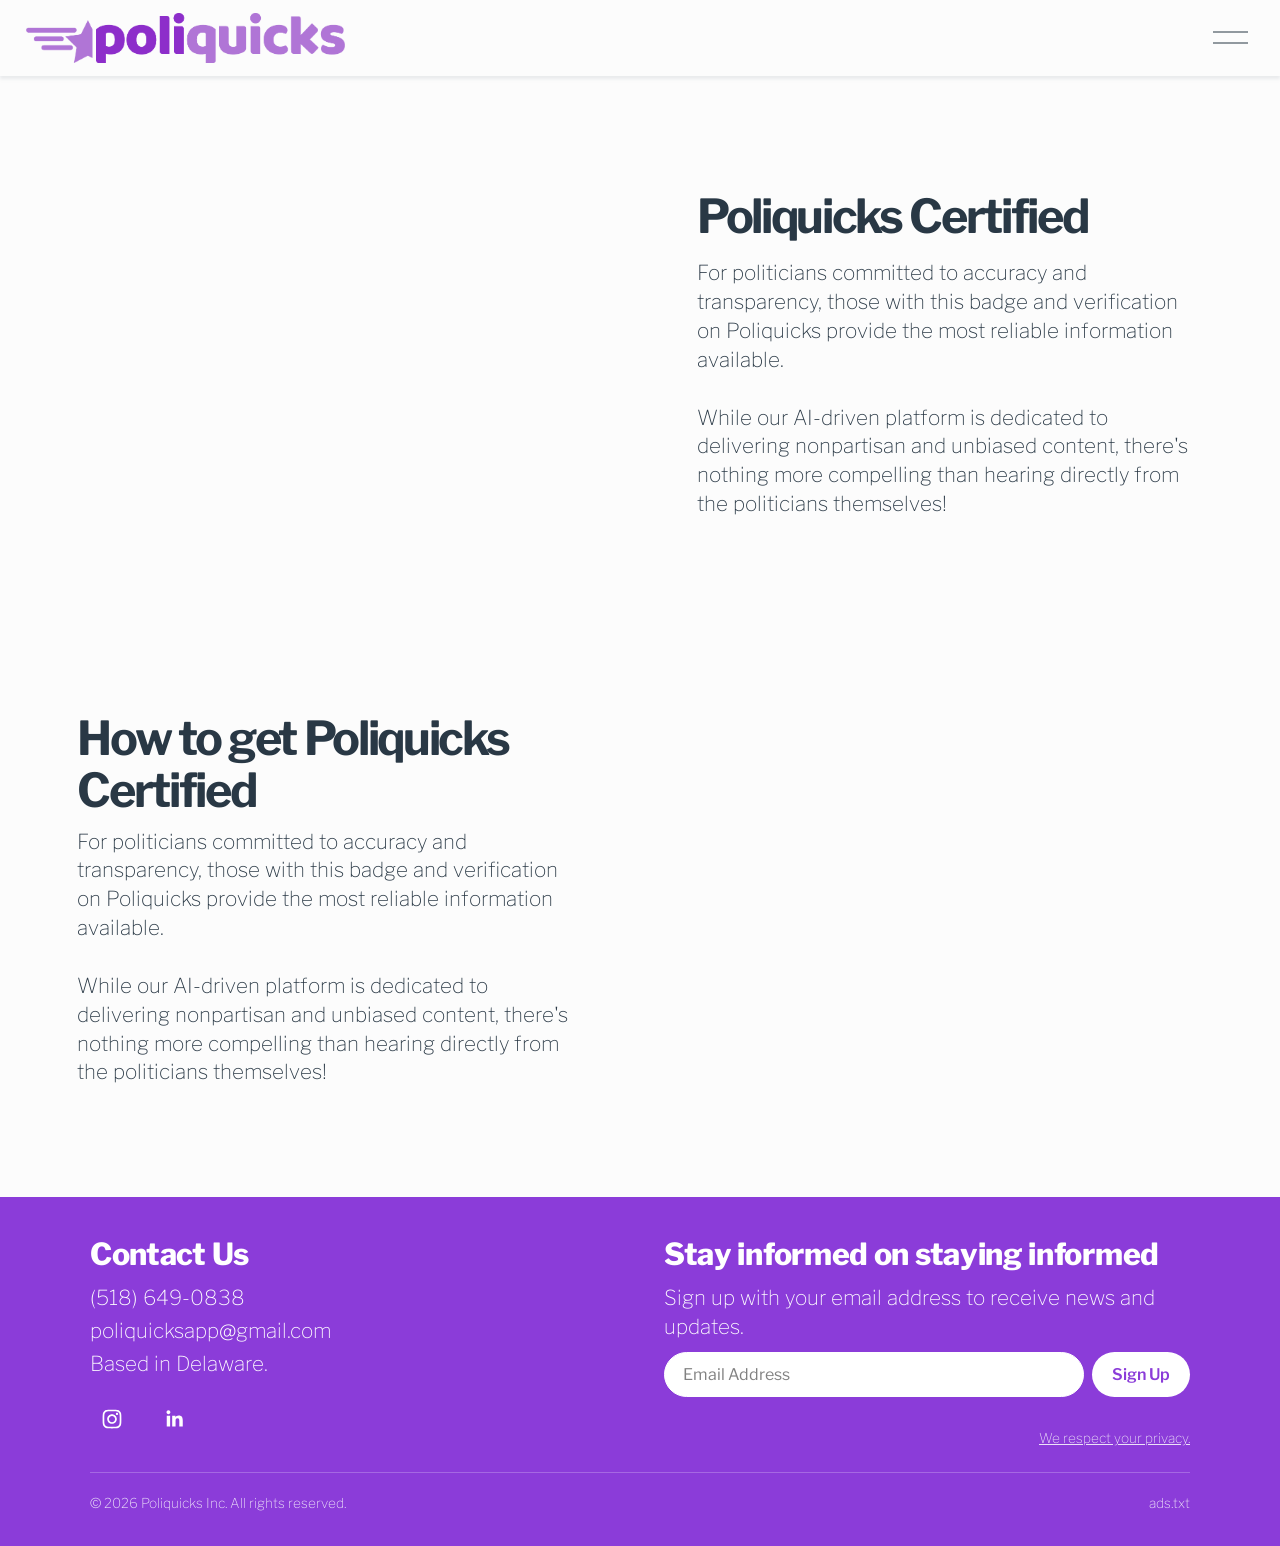
<file: docs/for-candidates-and-reps.html>
<!doctype html>
<html xmlns:og="http://opengraphprotocol.org/schema/" xmlns:fb="http://www.facebook.com/2008/fbml" lang="en-US"  >
  <head>
    <meta http-equiv="X-UA-Compatible" content="IE=edge,chrome=1">
    <meta name="viewport" content="width=device-width, initial-scale=1">
    <!-- This is Squarespace. --><!-- khaki-heptagon-94pt -->
<base href="">
<meta charset="utf-8" />
<title>For Candidates and Reps &mdash; Poliquicks</title>
<meta http-equiv="Accept-CH" content="Sec-CH-UA-Platform-Version, Sec-CH-UA-Model" /><link rel="icon" type="image/x-icon" href="images.squarespace-cdn.com/content/v1/652519465c1d170faafb0f9f/be9a86e0-2550-4ee5-9f28-fbe44a729155/favicon.ico%3Fformat=100w"/>
<link rel="canonical" href="for-candidates-and-reps.html"/>
<meta property="og:site_name" content="Poliquicks"/>
<meta property="og:title" content="For Candidates and Reps &mdash; Poliquicks"/>
<meta property="og:url" content="https://www.poliquicks.com/for-candidates-and-reps"/>
<meta property="og:type" content="website"/>
<meta itemprop="name" content="For Candidates and Reps — Poliquicks"/>
<meta itemprop="url" content="https://www.poliquicks.com/for-candidates-and-reps"/>
<meta name="twitter:title" content="For Candidates and Reps — Poliquicks"/>
<meta name="twitter:url" content="https://www.poliquicks.com/for-candidates-and-reps"/>
<meta name="twitter:card" content="summary"/>
<meta name="description" content="" />
<link rel="preconnect" href="images.squarespace-cdn.com/index.html">
<link rel="preconnect" href="https://fonts.gstatic.com" crossorigin>
<link rel="stylesheet" href="https://fonts.googleapis.com/css2?family=Libre+Franklin:ital,wght@0,100;0,600;0,700;1,100;1,700">

<script type="text/javascript">SQUARESPACE_ROLLUPS = {};</script>
<script>(function(rollups, name) { if (!rollups[name]) { rollups[name] = {}; } rollups[name].js = ["//assets.squarespace.com/universal/scripts-compressed/extract-css-runtime-17551b8eafb5a42e-min.en-US.js"]; })(SQUARESPACE_ROLLUPS, 'squarespace-extract_css_runtime');</script>
<script>(function(rollups, name) { if (!rollups[name]) { rollups[name] = {}; } rollups[name].js = ["//assets.squarespace.com/universal/scripts-compressed/extract-css-moment-js-vendor-6f2a1f6ec9a41489-min.en-US.js"]; })(SQUARESPACE_ROLLUPS, 'squarespace-extract_css_moment_js_vendor');</script>
<script>(function(rollups, name) { if (!rollups[name]) { rollups[name] = {}; } rollups[name].js = ["//assets.squarespace.com/universal/scripts-compressed/cldr-resource-pack-22c6db795661f68d-min.en-US.js"]; })(SQUARESPACE_ROLLUPS, 'squarespace-cldr_resource_pack');</script>
<script>(function(rollups, name) { if (!rollups[name]) { rollups[name] = {}; } rollups[name].js = ["//assets.squarespace.com/universal/scripts-compressed/common-vendors-stable-b8d716935110c7b2-min.en-US.js"]; })(SQUARESPACE_ROLLUPS, 'squarespace-common_vendors_stable');</script>
<script>(function(rollups, name) { if (!rollups[name]) { rollups[name] = {}; } rollups[name].js = ["//assets.squarespace.com/universal/scripts-compressed/common-vendors-88286999a7ee6fd5-min.en-US.js"]; })(SQUARESPACE_ROLLUPS, 'squarespace-common_vendors');</script>
<script>(function(rollups, name) { if (!rollups[name]) { rollups[name] = {}; } rollups[name].js = ["//assets.squarespace.com/universal/scripts-compressed/common-685e8299b71caa80-min.en-US.js"]; })(SQUARESPACE_ROLLUPS, 'squarespace-common');</script>
<script>(function(rollups, name) { if (!rollups[name]) { rollups[name] = {}; } rollups[name].js = ["//assets.squarespace.com/universal/scripts-compressed/performance-b0b428cfbac6efcd-min.en-US.js"]; })(SQUARESPACE_ROLLUPS, 'squarespace-performance');</script>
<link rel="stylesheet" type="text/css" href="https://definitions.sqspcdn.com/website-component-definition/static-assets/website.components.imageFluid/43f3bffd-97e5-4cb9-811f-04bc8781637a_450/website.components.imageFluid.styles.css"/><link rel="stylesheet" type="text/css" href="https://definitions.sqspcdn.com/website-component-definition/static-assets/website.components.html/a56ba761-2010-41e4-b2a0-c832b25a35b8_463/website.components.html.styles.css"/><link rel="stylesheet" type="text/css" href="https://definitions.sqspcdn.com/website-component-definition/static-assets/website.components.socialLinks/66f754be-3c79-4cb4-a1bd-c4161084f493_241/website.components.socialLinks.styles.css"/><script defer src="https://definitions.sqspcdn.com/website-component-definition/static-assets/website.components.imageFluid/43f3bffd-97e5-4cb9-811f-04bc8781637a_450/image-effect-liquid.js"></script><script defer src="https://definitions.sqspcdn.com/website-component-definition/static-assets/website.components.imageFluid/43f3bffd-97e5-4cb9-811f-04bc8781637a_450/image-effect-refracted-lines.js"></script><script defer src="https://definitions.sqspcdn.com/website-component-definition/static-assets/website.components.html/a56ba761-2010-41e4-b2a0-c832b25a35b8_463/website.components.html.visitor.js"></script><script defer src="https://definitions.sqspcdn.com/website-component-definition/static-assets/website.components.imageFluid/43f3bffd-97e5-4cb9-811f-04bc8781637a_450/website.components.imageFluid.shared.constants.js"></script><script defer src="https://definitions.sqspcdn.com/website-component-definition/static-assets/website.components.imageFluid/43f3bffd-97e5-4cb9-811f-04bc8781637a_450/748.js"></script><script defer src="https://definitions.sqspcdn.com/website-component-definition/static-assets/website.components.imageFluid/43f3bffd-97e5-4cb9-811f-04bc8781637a_450/website.components.imageFluid.visitor.js"></script><script defer src="https://definitions.sqspcdn.com/website-component-definition/static-assets/website.components.imageFluid/43f3bffd-97e5-4cb9-811f-04bc8781637a_450/9882.js"></script><script defer src="https://definitions.sqspcdn.com/website-component-definition/static-assets/website.components.imageFluid/43f3bffd-97e5-4cb9-811f-04bc8781637a_450/image-effect-refracted-circles.js"></script><script defer src="https://definitions.sqspcdn.com/website-component-definition/static-assets/website.components.imageFluid/43f3bffd-97e5-4cb9-811f-04bc8781637a_450/8018.js"></script><script defer src="https://definitions.sqspcdn.com/website-component-definition/static-assets/website.components.imageFluid/43f3bffd-97e5-4cb9-811f-04bc8781637a_450/image-effect-film-grain.js"></script><script defer src="https://definitions.sqspcdn.com/website-component-definition/static-assets/website.components.socialLinks/66f754be-3c79-4cb4-a1bd-c4161084f493_241/website.components.socialLinks.visitor.js"></script><script defer src="https://definitions.sqspcdn.com/website-component-definition/static-assets/website.components.imageFluid/43f3bffd-97e5-4cb9-811f-04bc8781637a_450/image-effect-parallax.js"></script><script type="application/ld+json">{"url":"https://www.poliquicks.com","name":"Poliquicks","image":"//images.squarespace-cdn.com/content/v1/652519465c1d170faafb0f9f/9d097d1f-a950-4bba-a311-0d11b2d79bca/poliquicks-main-logo-full-color-rgb-900px-w-300ppi.png","@context":"http://schema.org","@type":"WebSite"}</script><link rel="stylesheet" type="text/css" href="static1.squarespace.com/static/versioned-site-css/652519465c1d170faafb0f9f/80/5c5a519771c10ba3470d8101/652519465c1d170faafb0fa7/1775/site.css%3Fnocustom=true.css"/><link rel="stylesheet" type="text/css" href="static1.squarespace.com/static/custom-css/652519465c1d170faafb0f9f/652519465c1d170faafb0fa7/2/custom.css"/><script>Static.COOKIE_BANNER_CAPABLE = true;</script>
<!-- End of Squarespace Headers -->
    
      <link rel="stylesheet" type="text/css" href="static1.squarespace.com/static/vta/5c5a519771c10ba3470d8101/versioned-assets/1776702257311-HDZJMCAP590VIVVXZE6Q/static.css">
    
    <link rel="stylesheet" href="assets/interactivity.css">
</head>

  <body
    id="collection-675c797110df172993f174a5"
    class="
      tweak-blog-alternating-side-by-side-width-full tweak-blog-alternating-side-by-side-image-aspect-ratio-11-square tweak-blog-alternating-side-by-side-text-alignment-left tweak-blog-alternating-side-by-side-read-more-style-show tweak-blog-alternating-side-by-side-image-text-alignment-middle tweak-blog-alternating-side-by-side-delimiter-bullet tweak-blog-alternating-side-by-side-meta-position-top tweak-blog-alternating-side-by-side-primary-meta-categories tweak-blog-alternating-side-by-side-secondary-meta-date tweak-blog-alternating-side-by-side-excerpt-show image-block-poster-text-alignment-left image-block-card-content-position-center image-block-card-text-alignment-left image-block-overlap-content-position-center image-block-overlap-text-alignment-left image-block-collage-content-position-center image-block-collage-text-alignment-left image-block-stack-text-alignment-left form-use-theme-colors form-field-style-outline form-field-shape-pill form-field-border-all form-field-checkbox-type-icon form-field-checkbox-fill-outline form-field-checkbox-color-inverted form-field-checkbox-shape-rounded form-field-checkbox-layout-fit form-field-radio-type-icon form-field-radio-fill-outline form-field-radio-color-inverted form-field-radio-shape-rounded form-field-radio-layout-fit form-field-survey-fill-outline form-field-survey-color-inverted form-field-survey-shape-rounded form-field-hover-focus-outline form-submit-button-style-label  tweak-global-animations-complexity-level-detailed tweak-global-animations-animation-style-fade tweak-global-animations-animation-type-none tweak-global-animations-animation-curve-ease tweak-blog-masonry-width-full tweak-blog-masonry-text-alignment-left tweak-blog-masonry-primary-meta-categories tweak-blog-masonry-secondary-meta-date tweak-blog-masonry-meta-position-top tweak-blog-masonry-read-more-style-show tweak-blog-masonry-delimiter-space tweak-blog-masonry-image-placement-above tweak-blog-masonry-excerpt-show tweak-portfolio-grid-overlay-width-full tweak-portfolio-grid-overlay-height-small tweak-portfolio-grid-overlay-image-aspect-ratio-43-four-three tweak-portfolio-grid-overlay-text-placement-center tweak-portfolio-grid-overlay-show-text-after-hover tweak-blog-single-column-width-full tweak-blog-single-column-text-alignment-center tweak-blog-single-column-image-placement-above tweak-blog-single-column-delimiter-bullet tweak-blog-single-column-read-more-style-show tweak-blog-single-column-primary-meta-categories tweak-blog-single-column-secondary-meta-date tweak-blog-single-column-meta-position-top tweak-blog-single-column-content-full-post header-width-full tweak-transparent-header  tweak-fixed-header-style-basic tweak-blog-item-width-medium tweak-blog-item-text-alignment-left tweak-blog-item-meta-position-above-title tweak-blog-item-show-categories tweak-blog-item-show-date tweak-blog-item-show-author-name tweak-blog-item-show-author-profile tweak-blog-item-delimiter-bullet tweak-blog-side-by-side-width-full tweak-blog-side-by-side-image-placement-left tweak-blog-side-by-side-image-aspect-ratio-11-square tweak-blog-side-by-side-primary-meta-categories tweak-blog-side-by-side-secondary-meta-date tweak-blog-side-by-side-meta-position-top tweak-blog-side-by-side-text-alignment-left tweak-blog-side-by-side-image-text-alignment-middle tweak-blog-side-by-side-read-more-style-show tweak-blog-side-by-side-delimiter-bullet tweak-blog-side-by-side-excerpt-show primary-button-style-solid primary-button-shape-custom secondary-button-style-solid secondary-button-shape-custom tertiary-button-style-solid tertiary-button-shape-pill tweak-events-stacked-width-full tweak-events-stacked-height-large  tweak-events-stacked-show-thumbnails tweak-events-stacked-thumbnail-size-32-standard tweak-events-stacked-date-style-with-text tweak-events-stacked-show-time tweak-events-stacked-show-location  tweak-events-stacked-show-excerpt  tweak-blog-basic-grid-width-full tweak-blog-basic-grid-image-aspect-ratio-32-standard tweak-blog-basic-grid-text-alignment-left tweak-blog-basic-grid-delimiter-bullet tweak-blog-basic-grid-image-placement-above tweak-blog-basic-grid-read-more-style-show tweak-blog-basic-grid-primary-meta-categories tweak-blog-basic-grid-secondary-meta-date tweak-blog-basic-grid-excerpt-show tweak-portfolio-grid-basic-width-full tweak-portfolio-grid-basic-height-small tweak-portfolio-grid-basic-image-aspect-ratio-43-four-three tweak-portfolio-grid-basic-text-alignment-left tweak-portfolio-grid-basic-hover-effect-fade header-overlay-alignment-center tweak-portfolio-index-background-link-format-stacked tweak-portfolio-index-background-width-full tweak-portfolio-index-background-height-large  tweak-portfolio-index-background-vertical-alignment-middle tweak-portfolio-index-background-horizontal-alignment-center tweak-portfolio-index-background-delimiter-none tweak-portfolio-index-background-animation-type-fade tweak-portfolio-index-background-animation-duration-medium tweak-portfolio-hover-follow-layout-inline  tweak-portfolio-hover-follow-delimiter-forward-slash tweak-portfolio-hover-follow-animation-type-fade tweak-portfolio-hover-follow-animation-duration-medium tweak-portfolio-hover-static-layout-stacked  tweak-portfolio-hover-static-delimiter-forward-slash tweak-portfolio-hover-static-animation-type-scale-up tweak-portfolio-hover-static-animation-duration-medium hide-opentable-icons opentable-style-dark tweak-product-quick-view-button-style-floating tweak-product-quick-view-button-position-bottom tweak-product-quick-view-lightbox-excerpt-display-truncate tweak-product-quick-view-lightbox-show-arrows tweak-product-quick-view-lightbox-show-close-button tweak-product-quick-view-lightbox-controls-weight-light native-currency-code-usd collection-type-page collection-layout-default collection-675c797110df172993f174a5 mobile-style-available sqs-seven-one
      
        
          
        
      
    "
    tabindex="-1"
  >
    <div
      id="siteWrapper"
      class="clearfix site-wrapper"
    >
      
        <div id="floatingCart" class="floating-cart hidden">
          
        </div>
      

      












  <header
    data-test="header"
    id="header"
    
    class="
      
        
          white
        
      
      header theme-col--primary
    "
    data-section-theme="white"
    data-controller="Header"
    data-current-styles="{
&quot;layout&quot;: &quot;navRight&quot;,
&quot;action&quot;: {
&quot;href&quot;: &quot;https://httpspqcreator-springcom.creator-spring.com/&quot;,
&quot;buttonText&quot;: &quot;Merch&quot;,
&quot;newWindow&quot;: true
},
&quot;showSocial&quot;: true,
&quot;socialOptions&quot;: {
&quot;socialBorderShape&quot;: &quot;none&quot;,
&quot;socialBorderStyle&quot;: &quot;outline&quot;,
&quot;socialBorderThickness&quot;: {
&quot;unit&quot;: &quot;px&quot;,
&quot;value&quot;: 1.0
}
},
&quot;menuOverlayTheme&quot;: &quot;white-bold&quot;,
&quot;menuOverlayAnimation&quot;: &quot;fade&quot;,
&quot;cartStyle&quot;: &quot;cart&quot;,
&quot;cartText&quot;: &quot;Cart&quot;,
&quot;showEmptyCartState&quot;: true,
&quot;cartOptions&quot;: {
&quot;iconType&quot;: &quot;solid-7&quot;,
&quot;cartBorderShape&quot;: &quot;none&quot;,
&quot;cartBorderStyle&quot;: &quot;outline&quot;,
&quot;cartBorderThickness&quot;: {
&quot;unit&quot;: &quot;px&quot;,
&quot;value&quot;: 1.0
}
},
&quot;showButton&quot;: true,
&quot;showCart&quot;: false,
&quot;showAccountLogin&quot;: false,
&quot;headerStyle&quot;: &quot;dynamic&quot;,
&quot;languagePicker&quot;: {
&quot;enabled&quot;: false,
&quot;iconEnabled&quot;: false,
&quot;iconType&quot;: &quot;globe&quot;,
&quot;flagShape&quot;: &quot;shiny&quot;,
&quot;languageFlags&quot;: [ ]
},
&quot;iconOptions&quot;: {
&quot;desktopDropdownIconOptions&quot;: {
&quot;endcapType&quot;: &quot;square&quot;,
&quot;folderDropdownIcon&quot;: &quot;none&quot;,
&quot;languagePickerIcon&quot;: &quot;openArrowHead&quot;
},
&quot;mobileDropdownIconOptions&quot;: {
&quot;endcapType&quot;: &quot;square&quot;,
&quot;folderDropdownIcon&quot;: &quot;openArrowHead&quot;,
&quot;languagePickerIcon&quot;: &quot;openArrowHead&quot;
}
},
&quot;mobileOptions&quot;: {
&quot;layout&quot;: &quot;logoLeftNavRight&quot;,
&quot;menuIconOptions&quot;: {
&quot;style&quot;: &quot;doubleLineHamburger&quot;,
&quot;thickness&quot;: {
&quot;unit&quot;: &quot;px&quot;,
&quot;value&quot;: 1.0
}
}
},
&quot;solidOptions&quot;: {
&quot;headerOpacity&quot;: {
&quot;unit&quot;: &quot;%&quot;,
&quot;value&quot;: 100.0
},
&quot;blurBackground&quot;: {
&quot;enabled&quot;: false,
&quot;blurRadius&quot;: {
&quot;unit&quot;: &quot;px&quot;,
&quot;value&quot;: 12.0
}
},
&quot;backgroundColor&quot;: {
&quot;type&quot;: &quot;SITE_PALETTE_COLOR&quot;,
&quot;sitePaletteColor&quot;: {
&quot;colorName&quot;: &quot;white&quot;,
&quot;alphaModifier&quot;: 1.0
}
},
&quot;navigationColor&quot;: {
&quot;type&quot;: &quot;SITE_PALETTE_COLOR&quot;,
&quot;sitePaletteColor&quot;: {
&quot;colorName&quot;: &quot;black&quot;,
&quot;alphaModifier&quot;: 1.0
}
}
},
&quot;gradientOptions&quot;: {
&quot;gradientType&quot;: &quot;faded&quot;,
&quot;headerOpacity&quot;: {
&quot;unit&quot;: &quot;%&quot;,
&quot;value&quot;: 90.0
},
&quot;blurBackground&quot;: {
&quot;enabled&quot;: false,
&quot;blurRadius&quot;: {
&quot;unit&quot;: &quot;px&quot;,
&quot;value&quot;: 12.0
}
},
&quot;backgroundColor&quot;: {
&quot;type&quot;: &quot;SITE_PALETTE_COLOR&quot;,
&quot;sitePaletteColor&quot;: {
&quot;colorName&quot;: &quot;white&quot;,
&quot;alphaModifier&quot;: 1.0
}
},
&quot;navigationColor&quot;: {
&quot;type&quot;: &quot;SITE_PALETTE_COLOR&quot;,
&quot;sitePaletteColor&quot;: {
&quot;colorName&quot;: &quot;black&quot;,
&quot;alphaModifier&quot;: 1.0
}
}
},
&quot;dropShadowOptions&quot;: {
&quot;enabled&quot;: true,
&quot;blur&quot;: {
&quot;unit&quot;: &quot;px&quot;,
&quot;value&quot;: 3.0
},
&quot;spread&quot;: {
&quot;unit&quot;: &quot;px&quot;,
&quot;value&quot;: 0.0
},
&quot;distance&quot;: {
&quot;unit&quot;: &quot;px&quot;,
&quot;value&quot;: 3.0
},
&quot;color&quot;: {
&quot;type&quot;: &quot;SITE_PALETTE_COLOR&quot;,
&quot;sitePaletteColor&quot;: {
&quot;colorName&quot;: &quot;accent&quot;,
&quot;alphaModifier&quot;: 1.0
}
}
},
&quot;borderOptions&quot;: {
&quot;enabled&quot;: false,
&quot;position&quot;: &quot;bottom&quot;,
&quot;thickness&quot;: {
&quot;unit&quot;: &quot;px&quot;,
&quot;value&quot;: 1.0
},
&quot;color&quot;: {
&quot;type&quot;: &quot;SITE_PALETTE_COLOR&quot;,
&quot;sitePaletteColor&quot;: {
&quot;colorName&quot;: &quot;accent&quot;,
&quot;alphaModifier&quot;: 0.3
}
}
},
&quot;showPromotedElement&quot;: false,
&quot;buttonVariant&quot;: &quot;secondary&quot;,
&quot;blurBackground&quot;: {
&quot;enabled&quot;: false,
&quot;blurRadius&quot;: {
&quot;unit&quot;: &quot;px&quot;,
&quot;value&quot;: 12.0
}
},
&quot;headerOpacity&quot;: {
&quot;unit&quot;: &quot;%&quot;,
&quot;value&quot;: 100.0
}
}"
    data-section-id="header"
    data-header-style="dynamic"
    data-language-picker="{
&quot;enabled&quot;: false,
&quot;iconEnabled&quot;: false,
&quot;iconType&quot;: &quot;globe&quot;,
&quot;flagShape&quot;: &quot;shiny&quot;,
&quot;languageFlags&quot;: [ ]
}"
    data-native-multilingual=""
    
    data-first-focusable-element
    tabindex="-1"
    style="
      
        --headerDropShadowColor: hsla(var(--accent-hsl), 1);
      
      
        --headerBorderColor: hsla(var(--accent-hsl), 0.3);
      
      
        --solidHeaderBackgroundColor: hsla(var(--white-hsl), 1);
      
      
        --solidHeaderNavigationColor: hsla(var(--black-hsl), 1);
      
      
        --gradientHeaderBackgroundColor: hsla(var(--white-hsl), 1);
      
      
        --gradientHeaderNavigationColor: hsla(var(--black-hsl), 1);
      
    "
  >
    <svg  style="display:none" viewBox="0 0 22 22" xmlns="http://www.w3.org/2000/svg">
  <symbol id="circle" >
    <path d="M11.5 17C14.5376 17 17 14.5376 17 11.5C17 8.46243 14.5376 6 11.5 6C8.46243 6 6 8.46243 6 11.5C6 14.5376 8.46243 17 11.5 17Z" fill="none" />
  </symbol>

  <symbol id="circleFilled" >
    <path d="M11.5 17C14.5376 17 17 14.5376 17 11.5C17 8.46243 14.5376 6 11.5 6C8.46243 6 6 8.46243 6 11.5C6 14.5376 8.46243 17 11.5 17Z" />
  </symbol>

  <symbol id="dash" >
    <path d="M11 11H19H3" />
  </symbol>

  <symbol id="squareFilled" >
    <rect x="6" y="6" width="11" height="11" />
  </symbol>

  <symbol id="square" >
    <rect x="7" y="7" width="9" height="9" fill="none" stroke="inherit" />
  </symbol>
  
  <symbol id="plus" >
    <path d="M11 3V19" />
    <path d="M19 11L3 11"/>
  </symbol>
  
  <symbol id="closedArrow" >
    <path d="M11 11V2M11 18.1797L17 11.1477L5 11.1477L11 18.1797Z" fill="none" />
  </symbol>
  
  <symbol id="closedArrowFilled" >
    <path d="M11 11L11 2" stroke="inherit" fill="none"  />
    <path fill-rule="evenodd" clip-rule="evenodd" d="M2.74695 9.38428L19.038 9.38428L10.8925 19.0846L2.74695 9.38428Z" stroke-width="1" />
  </symbol>
  
  <symbol id="closedArrowHead" viewBox="0 0 22 22"  xmlns="http://www.w3.org/2000/symbol">
    <path d="M18 7L11 15L4 7L18 7Z" fill="none" stroke="inherit" />
  </symbol>
  
  
  <symbol id="closedArrowHeadFilled" viewBox="0 0 22 22"  xmlns="http://www.w3.org/2000/symbol">
    <path d="M18.875 6.5L11 15.5L3.125 6.5L18.875 6.5Z" />
  </symbol>
  
  <symbol id="openArrow" >
    <path d="M11 18.3591L11 3" stroke="inherit" fill="none"  />
    <path d="M18 11.5L11 18.5L4 11.5" stroke="inherit" fill="none"  />
  </symbol>
  
  <symbol id="openArrowHead" >
    <path d="M18 7L11 14L4 7" fill="none" />
  </symbol>

  <symbol id="pinchedArrow" >
    <path d="M11 17.3591L11 2" fill="none" />
    <path d="M2 11C5.85455 12.2308 8.81818 14.9038 11 18C13.1818 14.8269 16.1455 12.1538 20 11" fill="none" />
  </symbol>

  <symbol id="pinchedArrowFilled" >
    <path d="M11.05 10.4894C7.04096 8.73759 1.05005 8 1.05005 8C6.20459 11.3191 9.41368 14.1773 11.05 21C12.6864 14.0851 15.8955 11.227 21.05 8C21.05 8 15.0591 8.73759 11.05 10.4894Z" stroke-width="1"/>
    <path d="M11 11L11 1" fill="none"/>
  </symbol>

  <symbol id="pinchedArrowHead" >
    <path d="M2 7.24091C5.85455 8.40454 8.81818 10.9318 11 13.8591C13.1818 10.8591 16.1455 8.33181 20 7.24091"  fill="none" />
  </symbol>
  
  <symbol id="pinchedArrowHeadFilled" >
    <path d="M11.05 7.1591C7.04096 5.60456 1.05005 4.95001 1.05005 4.95001C6.20459 7.89547 9.41368 10.4318 11.05 16.4864C12.6864 10.35 15.8955 7.81365 21.05 4.95001C21.05 4.95001 15.0591 5.60456 11.05 7.1591Z" />
  </symbol>

</svg>
    
<div class="sqs-announcement-bar-dropzone"></div>

    <div class="header-announcement-bar-wrapper">
      
      <a
        href="for-candidates-and-reps.html#page"
        class="header-skip-link sqs-button-element--primary"
      >
        Skip to Content
      </a>
      


<style>
    @supports (-webkit-backdrop-filter: none) or (backdrop-filter: none) {
        .header-blur-background {
            
            
        }
    }
</style>
      <div
        class="header-border"
        data-header-style="dynamic"
        data-header-border="false"
        data-test="header-border"
        style="




"
      ></div>
      <div
        class="header-dropshadow"
        data-header-style="dynamic"
        data-header-dropshadow="true"
        data-test="header-dropshadow"
        style="
  box-shadow: 0px 3px 3px 0px;
"
      ></div>
      
      

      <div class='header-inner container--fluid
        
        
        
         header-mobile-layout-logo-left-nav-right
        
        
        
        
        
        
         header-layout-nav-right
        
        
        
        
        
        
        
        
        '
        data-test="header-inner"
        >
        <!-- Background -->
        <div class="header-background theme-bg--primary"></div>

        <div class="header-display-desktop" data-content-field="site-title">
          

          

          

          

          

          
          
            
            <!-- Social -->
            
              
            
          
            
            <!-- Title and nav wrapper -->
            <div class="header-title-nav-wrapper">
              

              

              
                
                <!-- Title -->
                
                  <div
                    class="
                      header-title
                      
                    "
                    data-animation-role="header-element"
                  >
                    
                      <div class="header-title-logo">
                        <a href="index.html" data-animation-role="header-element">
                        
<img elementtiming="nbf-header-logo-desktop" src="images.squarespace-cdn.com/content/v1/652519465c1d170faafb0f9f/9d097d1f-a950-4bba-a311-0d11b2d79bca/poliquicks-main-logo-full-color-rgb-900px-w-300ppi.png%3Fformat=1500w" alt="Poliquicks" style="display:block" fetchpriority="high" loading="eager" decoding="async" data-loader="raw">

                        </a>
                      </div>

                    
                    
                  </div>
                
              
                
                <!-- Nav -->
                <div class="header-nav">
                  <div class="header-nav-wrapper">
                    <nav class="header-nav-list">
                      


  
    <div class="header-nav-item header-nav-item--collection header-nav-item--homepage">
      <a
        href="index.html"
        data-animation-role="header-element"
        
      >
        Home
      </a>
    </div>
  
  
  


  
    <div class="header-nav-item header-nav-item--collection">
      <a
        href="about.html"
        data-animation-role="header-element"
        
      >
        About  
      </a>
    </div>
  
  
  


  
    <div class="header-nav-item header-nav-item--collection">
      <a
        href="teacher-trainings.html"
        data-animation-role="header-element"
        
      >
        Teacher Trainings
      </a>
    </div>
  
  
  


  
    <div class="header-nav-item header-nav-item--collection">
      <a
        href="curriculum-supplements.html"
        data-animation-role="header-element"
        
      >
        Curriculum Supplements
      </a>
    </div>
  
  
  


  
    <div class="header-nav-item header-nav-item--collection">
      <a
        href="partners-and-sources.html"
        data-animation-role="header-element"
        
      >
        Our Partners and Sources
      </a>
    </div>
  
  
  



                    </nav>
                  </div>
                </div>
              
              
            </div>
          
            
            <!-- Actions -->
            <div class="header-actions header-actions--right">
              
              
                
                  <div class="header-actions-action header-actions-action--social">
                    
                      
                        <a class="icon icon--fill  header-icon header-icon-border-shape-none header-icon-border-style-outline"  href="https://www.instagram.com/poliquicks.app/" target="_blank" aria-label="Instagram">
                          <svg viewBox="23 23 64 64">
                            <use xlink:href="#instagram-unauth-icon" width="110" height="110"></use>
                          </svg>
                        </a>
                      
                        <a class="icon icon--fill  header-icon header-icon-border-shape-none header-icon-border-style-outline"  href="https://www.linkedin.com/company/poliquicks/posts/?feedView=all" target="_blank" aria-label="LinkedIn">
                          <svg viewBox="23 23 64 64">
                            <use xlink:href="#linkedin-unauth-icon" width="110" height="110"></use>
                          </svg>
                        </a>
                      
                    
                  </div>
                
              

              

            
            

              
              <div class="showOnMobile">
                
              </div>

              
              <div class="showOnDesktop">
                
              </div>

              
                <div class="header-actions-action header-actions-action--cta" data-animation-role="header-element">
                  <a
                    class="btn btn--border theme-btn--primary-inverse sqs-button-element--secondary"
                    href="https://httpspqcreator-springcom.creator-spring.com/"
                    target="_blank"
                  >
                    Merch
                  </a>
                </div>
              
            </div>
          
            


<style>
  .top-bun, 
  .patty, 
  .bottom-bun {
    height: 1px;
  }
</style>

<!-- Burger -->
<div class="header-burger

  menu-overlay-has-visible-non-navigation-items

" data-animation-role="header-element">
  <button class="header-burger-btn burger" data-test="header-burger">
    <span hidden class="js-header-burger-open-title visually-hidden">Open Menu</span>
    <span hidden class="js-header-burger-close-title visually-hidden">Close Menu</span>
    <div class="burger-box">
      <div class="burger-inner header-menu-icon-doubleLineHamburger">
        <div class="top-bun"></div>
        <div class="patty"></div>
        <div class="bottom-bun"></div>
      </div>
    </div>
  </button>
</div>

          

        </div>
        <div class="header-display-mobile" data-content-field="site-title">
          
            
            <!-- Social -->
            
              
            
          
            
            <!-- Title and nav wrapper -->
            <div class="header-title-nav-wrapper">
              

              

              
                
                <!-- Title -->
                
                  <div
                    class="
                      header-title
                      
                    "
                    data-animation-role="header-element"
                  >
                    
                      <div class="header-title-logo">
                        <a href="index.html" data-animation-role="header-element">
                        
<img elementtiming="nbf-header-logo-desktop" src="images.squarespace-cdn.com/content/v1/652519465c1d170faafb0f9f/9d097d1f-a950-4bba-a311-0d11b2d79bca/poliquicks-main-logo-full-color-rgb-900px-w-300ppi.png%3Fformat=1500w" alt="Poliquicks" style="display:block" fetchpriority="high" loading="eager" decoding="async" data-loader="raw">

                        </a>
                      </div>

                    
                    
                  </div>
                
              
                
                <!-- Nav -->
                <div class="header-nav">
                  <div class="header-nav-wrapper">
                    <nav class="header-nav-list">
                      


  
    <div class="header-nav-item header-nav-item--collection header-nav-item--homepage">
      <a
        href="index.html"
        data-animation-role="header-element"
        
      >
        Home
      </a>
    </div>
  
  
  


  
    <div class="header-nav-item header-nav-item--collection">
      <a
        href="about.html"
        data-animation-role="header-element"
        
      >
        About  
      </a>
    </div>
  
  
  


  
    <div class="header-nav-item header-nav-item--collection">
      <a
        href="teacher-trainings.html"
        data-animation-role="header-element"
        
      >
        Teacher Trainings
      </a>
    </div>
  
  
  


  
    <div class="header-nav-item header-nav-item--collection">
      <a
        href="curriculum-supplements.html"
        data-animation-role="header-element"
        
      >
        Curriculum Supplements
      </a>
    </div>
  
  
  


  
    <div class="header-nav-item header-nav-item--collection">
      <a
        href="partners-and-sources.html"
        data-animation-role="header-element"
        
      >
        Our Partners and Sources
      </a>
    </div>
  
  
  



                    </nav>
                  </div>
                </div>
              
              
            </div>
          
            
            <!-- Actions -->
            <div class="header-actions header-actions--right">
              
              
                
                  <div class="header-actions-action header-actions-action--social">
                    
                      
                        <a class="icon icon--fill  header-icon header-icon-border-shape-none header-icon-border-style-outline"  href="https://www.instagram.com/poliquicks.app/" target="_blank" aria-label="Instagram">
                          <svg viewBox="23 23 64 64">
                            <use xlink:href="#instagram-unauth-icon" width="110" height="110"></use>
                          </svg>
                        </a>
                      
                        <a class="icon icon--fill  header-icon header-icon-border-shape-none header-icon-border-style-outline"  href="https://www.linkedin.com/company/poliquicks/posts/?feedView=all" target="_blank" aria-label="LinkedIn">
                          <svg viewBox="23 23 64 64">
                            <use xlink:href="#linkedin-unauth-icon" width="110" height="110"></use>
                          </svg>
                        </a>
                      
                    
                  </div>
                
              

              

            
            

              
              <div class="showOnMobile">
                
              </div>

              
              <div class="showOnDesktop">
                
              </div>

              
                <div class="header-actions-action header-actions-action--cta" data-animation-role="header-element">
                  <a
                    class="btn btn--border theme-btn--primary-inverse sqs-button-element--secondary"
                    href="https://httpspqcreator-springcom.creator-spring.com/"
                    target="_blank"
                  >
                    Merch
                  </a>
                </div>
              
            </div>
          
            


<style>
  .top-bun, 
  .patty, 
  .bottom-bun {
    height: 1px;
  }
</style>

<!-- Burger -->
<div class="header-burger

  menu-overlay-has-visible-non-navigation-items

" data-animation-role="header-element">
  <button class="header-burger-btn burger" data-test="header-burger">
    <span hidden class="js-header-burger-open-title visually-hidden">Open Menu</span>
    <span hidden class="js-header-burger-close-title visually-hidden">Close Menu</span>
    <div class="burger-box">
      <div class="burger-inner header-menu-icon-doubleLineHamburger">
        <div class="top-bun"></div>
        <div class="patty"></div>
        <div class="bottom-bun"></div>
      </div>
    </div>
  </button>
</div>

          
          
          
          
          
        </div>
      </div>
    </div>
    <!-- (Mobile) Menu Navigation -->
    <div class="header-menu header-menu--folder-list
      white-bold
      
      
      
      
      "
      data-section-theme="white-bold"
      data-current-styles="{
&quot;layout&quot;: &quot;navRight&quot;,
&quot;action&quot;: {
&quot;href&quot;: &quot;https://httpspqcreator-springcom.creator-spring.com/&quot;,
&quot;buttonText&quot;: &quot;Merch&quot;,
&quot;newWindow&quot;: true
},
&quot;showSocial&quot;: true,
&quot;socialOptions&quot;: {
&quot;socialBorderShape&quot;: &quot;none&quot;,
&quot;socialBorderStyle&quot;: &quot;outline&quot;,
&quot;socialBorderThickness&quot;: {
&quot;unit&quot;: &quot;px&quot;,
&quot;value&quot;: 1.0
}
},
&quot;menuOverlayTheme&quot;: &quot;white-bold&quot;,
&quot;menuOverlayAnimation&quot;: &quot;fade&quot;,
&quot;cartStyle&quot;: &quot;cart&quot;,
&quot;cartText&quot;: &quot;Cart&quot;,
&quot;showEmptyCartState&quot;: true,
&quot;cartOptions&quot;: {
&quot;iconType&quot;: &quot;solid-7&quot;,
&quot;cartBorderShape&quot;: &quot;none&quot;,
&quot;cartBorderStyle&quot;: &quot;outline&quot;,
&quot;cartBorderThickness&quot;: {
&quot;unit&quot;: &quot;px&quot;,
&quot;value&quot;: 1.0
}
},
&quot;showButton&quot;: true,
&quot;showCart&quot;: false,
&quot;showAccountLogin&quot;: false,
&quot;headerStyle&quot;: &quot;dynamic&quot;,
&quot;languagePicker&quot;: {
&quot;enabled&quot;: false,
&quot;iconEnabled&quot;: false,
&quot;iconType&quot;: &quot;globe&quot;,
&quot;flagShape&quot;: &quot;shiny&quot;,
&quot;languageFlags&quot;: [ ]
},
&quot;iconOptions&quot;: {
&quot;desktopDropdownIconOptions&quot;: {
&quot;endcapType&quot;: &quot;square&quot;,
&quot;folderDropdownIcon&quot;: &quot;none&quot;,
&quot;languagePickerIcon&quot;: &quot;openArrowHead&quot;
},
&quot;mobileDropdownIconOptions&quot;: {
&quot;endcapType&quot;: &quot;square&quot;,
&quot;folderDropdownIcon&quot;: &quot;openArrowHead&quot;,
&quot;languagePickerIcon&quot;: &quot;openArrowHead&quot;
}
},
&quot;mobileOptions&quot;: {
&quot;layout&quot;: &quot;logoLeftNavRight&quot;,
&quot;menuIconOptions&quot;: {
&quot;style&quot;: &quot;doubleLineHamburger&quot;,
&quot;thickness&quot;: {
&quot;unit&quot;: &quot;px&quot;,
&quot;value&quot;: 1.0
}
}
},
&quot;solidOptions&quot;: {
&quot;headerOpacity&quot;: {
&quot;unit&quot;: &quot;%&quot;,
&quot;value&quot;: 100.0
},
&quot;blurBackground&quot;: {
&quot;enabled&quot;: false,
&quot;blurRadius&quot;: {
&quot;unit&quot;: &quot;px&quot;,
&quot;value&quot;: 12.0
}
},
&quot;backgroundColor&quot;: {
&quot;type&quot;: &quot;SITE_PALETTE_COLOR&quot;,
&quot;sitePaletteColor&quot;: {
&quot;colorName&quot;: &quot;white&quot;,
&quot;alphaModifier&quot;: 1.0
}
},
&quot;navigationColor&quot;: {
&quot;type&quot;: &quot;SITE_PALETTE_COLOR&quot;,
&quot;sitePaletteColor&quot;: {
&quot;colorName&quot;: &quot;black&quot;,
&quot;alphaModifier&quot;: 1.0
}
}
},
&quot;gradientOptions&quot;: {
&quot;gradientType&quot;: &quot;faded&quot;,
&quot;headerOpacity&quot;: {
&quot;unit&quot;: &quot;%&quot;,
&quot;value&quot;: 90.0
},
&quot;blurBackground&quot;: {
&quot;enabled&quot;: false,
&quot;blurRadius&quot;: {
&quot;unit&quot;: &quot;px&quot;,
&quot;value&quot;: 12.0
}
},
&quot;backgroundColor&quot;: {
&quot;type&quot;: &quot;SITE_PALETTE_COLOR&quot;,
&quot;sitePaletteColor&quot;: {
&quot;colorName&quot;: &quot;white&quot;,
&quot;alphaModifier&quot;: 1.0
}
},
&quot;navigationColor&quot;: {
&quot;type&quot;: &quot;SITE_PALETTE_COLOR&quot;,
&quot;sitePaletteColor&quot;: {
&quot;colorName&quot;: &quot;black&quot;,
&quot;alphaModifier&quot;: 1.0
}
}
},
&quot;dropShadowOptions&quot;: {
&quot;enabled&quot;: true,
&quot;blur&quot;: {
&quot;unit&quot;: &quot;px&quot;,
&quot;value&quot;: 3.0
},
&quot;spread&quot;: {
&quot;unit&quot;: &quot;px&quot;,
&quot;value&quot;: 0.0
},
&quot;distance&quot;: {
&quot;unit&quot;: &quot;px&quot;,
&quot;value&quot;: 3.0
},
&quot;color&quot;: {
&quot;type&quot;: &quot;SITE_PALETTE_COLOR&quot;,
&quot;sitePaletteColor&quot;: {
&quot;colorName&quot;: &quot;accent&quot;,
&quot;alphaModifier&quot;: 1.0
}
}
},
&quot;borderOptions&quot;: {
&quot;enabled&quot;: false,
&quot;position&quot;: &quot;bottom&quot;,
&quot;thickness&quot;: {
&quot;unit&quot;: &quot;px&quot;,
&quot;value&quot;: 1.0
},
&quot;color&quot;: {
&quot;type&quot;: &quot;SITE_PALETTE_COLOR&quot;,
&quot;sitePaletteColor&quot;: {
&quot;colorName&quot;: &quot;accent&quot;,
&quot;alphaModifier&quot;: 0.3
}
}
},
&quot;showPromotedElement&quot;: false,
&quot;buttonVariant&quot;: &quot;secondary&quot;,
&quot;blurBackground&quot;: {
&quot;enabled&quot;: false,
&quot;blurRadius&quot;: {
&quot;unit&quot;: &quot;px&quot;,
&quot;value&quot;: 12.0
}
},
&quot;headerOpacity&quot;: {
&quot;unit&quot;: &quot;%&quot;,
&quot;value&quot;: 100.0
}
}"
      data-section-id="overlay-nav"
      data-show-account-login="false"
      data-test="header-menu">
      <div class="header-menu-bg theme-bg--primary"></div>
      <div class="header-menu-nav">
        <nav class="header-menu-nav-list">
          <div data-folder="root" class="header-menu-nav-folder">
            <div class="header-menu-nav-folder-content">
              <!-- Menu Navigation -->
<div class="header-menu-nav-wrapper">
  
    
      
        
          
            <div class="container header-menu-nav-item header-menu-nav-item--collection header-menu-nav-item--homepage">
              <a
                href="index.html"
                
              >
                <div class="header-menu-nav-item-content">
                  Home
                </div>
              </a>
            </div>
          
        
      
    
      
        
          
            <div class="container header-menu-nav-item header-menu-nav-item--collection">
              <a
                href="about.html"
                
              >
                <div class="header-menu-nav-item-content">
                  About  
                </div>
              </a>
            </div>
          
        
      
    
      
        
          
            <div class="container header-menu-nav-item header-menu-nav-item--collection">
              <a
                href="teacher-trainings.html"
                
              >
                <div class="header-menu-nav-item-content">
                  Teacher Trainings
                </div>
              </a>
            </div>
          
        
      
    
      
        
          
            <div class="container header-menu-nav-item header-menu-nav-item--collection">
              <a
                href="curriculum-supplements.html"
                
              >
                <div class="header-menu-nav-item-content">
                  Curriculum Supplements
                </div>
              </a>
            </div>
          
        
      
    
      
        
          
            <div class="container header-menu-nav-item header-menu-nav-item--collection">
              <a
                href="partners-and-sources.html"
                
              >
                <div class="header-menu-nav-item-content">
                  Our Partners and Sources
                </div>
              </a>
            </div>
          
        
      
    
  
</div>

              
            </div>
            
              <div class="header-menu-actions social-accounts">
                
                  
                    <div class="header-menu-actions-action header-menu-actions-action--social mobile">
                      <a class="icon icon--lg icon--fill  header-icon header-icon-border-shape-none header-icon-border-style-outline"  href="https://www.instagram.com/poliquicks.app/" target="_blank" aria-label="Instagram">
                        <svg viewBox="23 23 64 64">
                          <use xlink:href="#instagram-unauth-icon" width="110" height="110"></use>
                        </svg>
                      </a>
                    </div>
                  
                    <div class="header-menu-actions-action header-menu-actions-action--social mobile">
                      <a class="icon icon--lg icon--fill  header-icon header-icon-border-shape-none header-icon-border-style-outline"  href="https://www.linkedin.com/company/poliquicks/posts/?feedView=all" target="_blank" aria-label="LinkedIn">
                        <svg viewBox="23 23 64 64">
                          <use xlink:href="#linkedin-unauth-icon" width="110" height="110"></use>
                        </svg>
                      </a>
                    </div>
                  
                
              </div>
            
            
            
            <div class="header-menu-cta">
              <a
                class="theme-btn--primary btn sqs-button-element--secondary"
                href="https://httpspqcreator-springcom.creator-spring.com/"
                target="_blank"
              >
                Merch
              </a>
            </div>
            
          </div>
        </nav>
      </div>
    </div>
  </header>




      <main id="page" class="container" role="main">
        
          
            
<article class="sections" id="sections" data-page-sections="675c797110df172993f174a6">
  
  
    
    


  
  










<section
  data-test="page-section"
  
  data-section-theme="white"
  class='page-section 
    
      full-bleed-section
      layout-engine-section
    
    background-width--full-bleed
    
      section-height--medium
    
    
      content-width--wide
    
    horizontal-alignment--center
    vertical-alignment--middle
    
      
    
    
    white'
  
  data-section-id="675c797e6988ed3b0755a6b1"
  
  data-controller="SectionWrapperController"
  data-current-styles="{
&quot;imageOverlayOpacity&quot;: 0.15,
&quot;backgroundWidth&quot;: &quot;background-width--full-bleed&quot;,
&quot;sectionHeight&quot;: &quot;section-height--medium&quot;,
&quot;horizontalAlignment&quot;: &quot;horizontal-alignment--center&quot;,
&quot;verticalAlignment&quot;: &quot;vertical-alignment--middle&quot;,
&quot;contentWidth&quot;: &quot;content-width--wide&quot;,
&quot;customContentWidth&quot;: 50,
&quot;sectionTheme&quot;: &quot;white&quot;,
&quot;sectionAnimation&quot;: &quot;none&quot;,
&quot;backgroundMode&quot;: &quot;image&quot;
}"
  data-current-context="{
&quot;video&quot;: {
&quot;playbackSpeed&quot;: 0.5,
&quot;filter&quot;: 2,
&quot;filterStrength&quot;: 0,
&quot;zoom&quot;: 0,
&quot;videoSourceProvider&quot;: &quot;none&quot;
},
&quot;backgroundImageId&quot;: null,
&quot;backgroundMediaEffect&quot;: {
&quot;type&quot;: &quot;none&quot;
},
&quot;divider&quot;: {
&quot;enabled&quot;: false
},
&quot;typeName&quot;: &quot;page&quot;
}"
  data-animation="none"
  data-fluid-engine-section
   
  
  
  
  
  


  data-sqsp-section="fluid-engine"


>
  <div
    class="section-border"
    
  >
    <div class="section-background">
    
      
    
    </div>
  </div>
  <div
    class='content-wrapper'
    style='
      
        
      
    '
  >
    <div
      class="content"
      
    >
      
      
      
      
      
      
      
      
      
      
      <div data-fluid-engine="true"><style>

.fe-675c797e6988ed3b0755a6b0 {
  --grid-gutter: calc(var(--sqs-mobile-site-gutter, 6vw) - 11.0px);
  --cell-max-width: calc( ( var(--sqs-site-max-width, 1500px) - (11.0px * (8 - 1)) ) / 8 );

  display: grid;
  position: relative;
  grid-area: 1/1/-1/-1;
  grid-template-rows: repeat(14,minmax(24px, auto));
  grid-template-columns:
    minmax(var(--grid-gutter), 1fr)
    repeat(8, minmax(0, var(--cell-max-width)))
    minmax(var(--grid-gutter), 1fr);
  row-gap: 11.0px;
  column-gap: 11.0px;
  overflow-x: hidden;
  overflow-x: clip;
}

@media (min-width: 768px) {
  .background-width--inset .fe-675c797e6988ed3b0755a6b0 {
    --inset-padding: calc(var(--sqs-site-gutter) * 2);
  }

  .fe-675c797e6988ed3b0755a6b0 {
    --grid-gutter: calc(var(--sqs-site-gutter, 4vw) - 11.0px);
    --cell-max-width: calc( ( var(--sqs-site-max-width, 1500px) - (11.0px * (24 - 1)) ) / 24 );
    --inset-padding: 0vw;

    --row-height-scaling-factor: 0.0215;
    --container-width: min(var(--sqs-site-max-width, 1500px), calc(100vw - var(--sqs-site-gutter, 4vw) * 2 - var(--inset-padding) ));

    grid-template-rows: repeat(9,minmax(calc(var(--container-width) * var(--row-height-scaling-factor)), auto));
    grid-template-columns:
      minmax(var(--grid-gutter), 1fr)
      repeat(24, minmax(0, var(--cell-max-width)))
      minmax(var(--grid-gutter), 1fr);
  }
}


  .fe-block-dab4e6a421598a89a244 {
    grid-area: 1/2/4/10;
    z-index: 0;

    @media (max-width: 767px) {
      
      
    }
  }

  .fe-block-dab4e6a421598a89a244 .sqs-block {
    justify-content: center;
  }

  .fe-block-dab4e6a421598a89a244 .sqs-block-alignment-wrapper {
    align-items: center;
  }

  @media (min-width: 768px) {
    .fe-block-dab4e6a421598a89a244 {
      grid-area: 1/3/10/14;
      z-index: 0;

      

      
    }

    .fe-block-dab4e6a421598a89a244 .sqs-block {
      justify-content: center;
    }

    .fe-block-dab4e6a421598a89a244 .sqs-block-alignment-wrapper {
      align-items: center;
    }
  }

  .fe-block-33374f4429ce1414bcad {
    grid-area: 4/2/7/8;
    z-index: 2;

    @media (max-width: 767px) {
      
      
    }
  }

  .fe-block-33374f4429ce1414bcad .sqs-block {
    justify-content: center;
  }

  .fe-block-33374f4429ce1414bcad .sqs-block-alignment-wrapper {
    align-items: center;
  }

  @media (min-width: 768px) {
    .fe-block-33374f4429ce1414bcad {
      grid-area: 1/15/3/25;
      z-index: 1;

      

      
    }

    .fe-block-33374f4429ce1414bcad .sqs-block {
      justify-content: center;
    }

    .fe-block-33374f4429ce1414bcad .sqs-block-alignment-wrapper {
      align-items: center;
    }
  }

  .fe-block-cdd571c8c0028471f262 {
    grid-area: 7/2/15/10;
    z-index: 1;

    @media (max-width: 767px) {
      
      
    }
  }

  .fe-block-cdd571c8c0028471f262 .sqs-block {
    justify-content: flex-start;
  }

  .fe-block-cdd571c8c0028471f262 .sqs-block-alignment-wrapper {
    align-items: flex-start;
  }

  @media (min-width: 768px) {
    .fe-block-cdd571c8c0028471f262 {
      grid-area: 3/15/10/25;
      z-index: 2;

      

      
    }

    .fe-block-cdd571c8c0028471f262 .sqs-block {
      justify-content: center;
    }

    .fe-block-cdd571c8c0028471f262 .sqs-block-alignment-wrapper {
      align-items: center;
    }
  }

</style><div class="fluid-engine fe-675c797e6988ed3b0755a6b0"><div class="fe-block fe-block-dab4e6a421598a89a244"><div class="sqs-block website-component-block sqs-block-website-component sqs-block-image image-block" data-block-css="[&quot;https://definitions.sqspcdn.com/website-component-definition/static-assets/website.components.imageFluid/43f3bffd-97e5-4cb9-811f-04bc8781637a_450/website.components.imageFluid.styles.css&quot;]" data-block-scripts="[&quot;https://definitions.sqspcdn.com/website-component-definition/static-assets/website.components.imageFluid/43f3bffd-97e5-4cb9-811f-04bc8781637a_450/748.js&quot;,&quot;https://definitions.sqspcdn.com/website-component-definition/static-assets/website.components.imageFluid/43f3bffd-97e5-4cb9-811f-04bc8781637a_450/8018.js&quot;,&quot;https://definitions.sqspcdn.com/website-component-definition/static-assets/website.components.imageFluid/43f3bffd-97e5-4cb9-811f-04bc8781637a_450/9882.js&quot;,&quot;https://definitions.sqspcdn.com/website-component-definition/static-assets/website.components.imageFluid/43f3bffd-97e5-4cb9-811f-04bc8781637a_450/image-effect-film-grain.js&quot;,&quot;https://definitions.sqspcdn.com/website-component-definition/static-assets/website.components.imageFluid/43f3bffd-97e5-4cb9-811f-04bc8781637a_450/image-effect-liquid.js&quot;,&quot;https://definitions.sqspcdn.com/website-component-definition/static-assets/website.components.imageFluid/43f3bffd-97e5-4cb9-811f-04bc8781637a_450/image-effect-parallax.js&quot;,&quot;https://definitions.sqspcdn.com/website-component-definition/static-assets/website.components.imageFluid/43f3bffd-97e5-4cb9-811f-04bc8781637a_450/image-effect-refracted-circles.js&quot;,&quot;https://definitions.sqspcdn.com/website-component-definition/static-assets/website.components.imageFluid/43f3bffd-97e5-4cb9-811f-04bc8781637a_450/image-effect-refracted-lines.js&quot;,&quot;https://definitions.sqspcdn.com/website-component-definition/static-assets/website.components.imageFluid/43f3bffd-97e5-4cb9-811f-04bc8781637a_450/website.components.imageFluid.shared.constants.js&quot;,&quot;https://definitions.sqspcdn.com/website-component-definition/static-assets/website.components.imageFluid/43f3bffd-97e5-4cb9-811f-04bc8781637a_450/website.components.imageFluid.visitor.js&quot;]" data-block-type="1337" data-definition-name="website.components.imageFluid" data-sqsp-block="image" data-website-component-id="dab4e6a421598a89a244" id="block-dab4e6a421598a89a244"><div class="sqs-block-content">





























  
  
  <div
    class="fluid-image-component-root image-block-outer-wrapper design-layout-fluid image-position-left combination-animation-site-default individual-animation-site-default
    }"
    data-component-id="dab4e6a421598a89a244"
    data-test="image-block-fluid-outer-wrapper"
    data-is-image-stretched="true"
    data-is-mask-applied="false"
    data-media-focal-point="0.5,0.5"
    
    
      data-bpo=""
      data-breakpoints="[{&quot;id&quot;:&quot;system_desktop&quot;,&quot;name&quot;:&quot;Desktop&quot;},{&quot;id&quot;:&quot;system_mobile&quot;,&quot;name&quot;:&quot;Mobile&quot;,&quot;maxWidth&quot;:&quot;767px&quot;}]"
    
    
  >
    <div
      class="fluid-image-animation-wrapper sqs-image sqs-block-alignment-wrapper"
      data-animation-role="image"
    >
      <div
        class="fluid-image-container sqs-image-content js-image-container visitor-mode"
        
        data-sqsp-image-block-image-container
      >
        
          
  
      
        
        
        
  <div class="js-content-mode-element-wrapper js-content-mode-element-system_desktop">
    
      
        <div class="js-content-mode-element">
          
  
  
  
  
  
  
  <img data-stretch="true"
  data-src="images.squarespace-cdn.com/content/v1/652519465c1d170faafb0f9f/a4fbb074-bbb9-494c-89c7-7b95785c09fb/Frame+2022+%282%29.png"
  data-image="https://images.squarespace-cdn.com/content/v1/652519465c1d170faafb0f9f/a4fbb074-bbb9-494c-89c7-7b95785c09fb/Frame+2022+%282%29.png"
  data-image-dimensions="743x439"
  data-image-focal-point="0.5,0.5"
  data-sqsp-image-block-image
  alt=""
  data-licensed-asset-preview="false"
  data-load="false" elementtiming="system-image-block" src="images.squarespace-cdn.com/content/v1/652519465c1d170faafb0f9f/a4fbb074-bbb9-494c-89c7-7b95785c09fb/Frame+2022+(2).png" width="743" height="439" alt="" sizes="100vw" style="display:block;object-position: var(--image-component-focal-point);object-fit: var(--image-component-object-fit);" srcset="images.squarespace-cdn.com/content/v1/652519465c1d170faafb0f9f/a4fbb074-bbb9-494c-89c7-7b95785c09fb/Frame+2022+(2).png%3Fformat=100w 100w, images.squarespace-cdn.com/content/v1/652519465c1d170faafb0f9f/a4fbb074-bbb9-494c-89c7-7b95785c09fb/Frame+2022+(2).png%3Fformat=300w 300w, images.squarespace-cdn.com/content/v1/652519465c1d170faafb0f9f/a4fbb074-bbb9-494c-89c7-7b95785c09fb/Frame+2022+(2).png%3Fformat=500w 500w, images.squarespace-cdn.com/content/v1/652519465c1d170faafb0f9f/a4fbb074-bbb9-494c-89c7-7b95785c09fb/Frame+2022+(2).png%3Fformat=750w 750w, images.squarespace-cdn.com/content/v1/652519465c1d170faafb0f9f/a4fbb074-bbb9-494c-89c7-7b95785c09fb/Frame+2022+(2).png%3Fformat=1000w 1000w, images.squarespace-cdn.com/content/v1/652519465c1d170faafb0f9f/a4fbb074-bbb9-494c-89c7-7b95785c09fb/Frame+2022+(2).png%3Fformat=1500w 1500w, images.squarespace-cdn.com/content/v1/652519465c1d170faafb0f9f/a4fbb074-bbb9-494c-89c7-7b95785c09fb/Frame+2022+(2).png%3Fformat=2500w 2500w" loading="lazy" decoding="async" data-loader="sqs">
  
    
  
  <div class="fluidImageOverlay"></div>

        </div>
      
    
  </div>
  
  
  


      
    
      
         
      
    
  

        
      </div>
    </div>
    <style>
      #block-dab4e6a421598a89a244 {
        
        
        --image-component-focal-point: 50% 50%;

        
        
  --image-component-object-fit: cover;
  --image-component-overlay-opacity: 0;
  --image-component-overlay-blend-mode: normal;
  
  

  .fluid-image-container.visitor-mode {
    
  overflow: hidden;-webkit-mask-image: -webkit-radial-gradient(white, black);clip-path: none;-webkit-clip-path: none;border-top-left-radius: 50px;border-top-right-radius: 50px;border-bottom-left-radius: 50px;border-bottom-right-radius: 50px;
  }


        .js-content-mode-element-wrapper {
          position: relative;
          width: 100%;
          height: 100%;
          display: none;
        }

        .js-content-mode-element-system_desktop {
          display: block;
        }

        
          
            
            
          
            
            
          
        
      }
    </style>
    <style class="transform-overrides-vars">
      
    </style>
    

  


  </div>

</div></div></div><div class="fe-block fe-block-33374f4429ce1414bcad"><div class="sqs-block website-component-block sqs-block-website-component sqs-block-html html-block" data-block-css="[&quot;https://definitions.sqspcdn.com/website-component-definition/static-assets/website.components.html/a56ba761-2010-41e4-b2a0-c832b25a35b8_463/website.components.html.styles.css&quot;]" data-block-scripts="[&quot;https://definitions.sqspcdn.com/website-component-definition/static-assets/website.components.html/a56ba761-2010-41e4-b2a0-c832b25a35b8_463/website.components.html.visitor.js&quot;]" data-block-type="1337" data-definition-name="website.components.html" data-sqsp-block="text" data-website-component-id="33374f4429ce1414bcad" id="block-33374f4429ce1414bcad"><div class="sqs-block-content"><div class="sqs-text-block-container">
  
  <div class="sqs-html-content" data-sqsp-text-block-content><h2 style="white-space:pre-wrap;">Poliquicks Certified</h2></div>


  
<style id="container-styles">#block-33374f4429ce1414bcad {
    
    --tweak-text-block-radius: 0px 0px 0px 0px;
  
    --tweak-text-block-radius: unset;
    --stroke-style: none;--stroke-thickness: 6px;
    
      
      
      
    



  }

  #block-33374f4429ce1414bcad .sqs-html-content {
    
    --tweak-text-block-padding: 6% 6% 6% 6%;
  --tweak-text-block-padding: initial;
}
    
  .fe-block-33374f4429ce1414bcad {
    mix-blend-mode: var(--tweak-text-block-blend
  );
  }
  
  
  .fe-block-33374f4429ce1414bcad {
      --tweak-text-block-blend
  : normal;
    }
  
  
  .fe-block-33374f4429ce1414bcad {
    --blur-value: blur(15px);}

</style>
<style id="override-container-styles">#block-33374f4429ce1414bcad {
      
    @media screen and (max-width: 767px) {
          
          
          }
    
  
    }#block-33374f4429ce1414bcad .sqs-html-content {
      
    @media screen and (max-width: 767px) {
          
          }
    
  }@media screen and (max-width: 767px) {
          
          

          
          
          
        }</style>
<style class="transform-overrides-vars">
      
    </style>

  


</div>
</div></div></div><div class="fe-block fe-block-cdd571c8c0028471f262"><div class="sqs-block website-component-block sqs-block-website-component sqs-block-html html-block" data-block-css="[&quot;https://definitions.sqspcdn.com/website-component-definition/static-assets/website.components.html/a56ba761-2010-41e4-b2a0-c832b25a35b8_463/website.components.html.styles.css&quot;]" data-block-scripts="[&quot;https://definitions.sqspcdn.com/website-component-definition/static-assets/website.components.html/a56ba761-2010-41e4-b2a0-c832b25a35b8_463/website.components.html.visitor.js&quot;]" data-block-type="1337" data-definition-name="website.components.html" data-sqsp-block="text" data-website-component-id="cdd571c8c0028471f262" id="block-cdd571c8c0028471f262"><div class="sqs-block-content"><div class="sqs-text-block-container">
  
  <div class="sqs-html-content" data-sqsp-text-block-content><p class="" style="white-space:pre-wrap;">For politicians committed to accuracy and transparency, those with this badge and verification on Poliquicks provide the most reliable information available. <br><br>While our AI-driven platform is dedicated to delivering nonpartisan and unbiased content, there's nothing more compelling than hearing directly from the politicians themselves!</p></div>


  
<style id="container-styles">#block-cdd571c8c0028471f262 {
    
    --tweak-text-block-radius: 0px 0px 0px 0px;
  
    --tweak-text-block-radius: unset;
    --stroke-style: none;--stroke-thickness: 6px;
    
      
      
      
    



  }

  #block-cdd571c8c0028471f262 .sqs-html-content {
    
    --tweak-text-block-padding: 6% 6% 6% 6%;
  --tweak-text-block-padding: initial;
}
    
  .fe-block-cdd571c8c0028471f262 {
    mix-blend-mode: var(--tweak-text-block-blend
  );
  }
  
  
  .fe-block-cdd571c8c0028471f262 {
      --tweak-text-block-blend
  : normal;
    }
  
  
  .fe-block-cdd571c8c0028471f262 {
    --blur-value: blur(15px);}

</style>
<style id="override-container-styles">#block-cdd571c8c0028471f262 {
      
    @media screen and (max-width: 767px) {
          
          
          }
    
  
    }#block-cdd571c8c0028471f262 .sqs-html-content {
      
    @media screen and (max-width: 767px) {
          
          }
    
  }@media screen and (max-width: 767px) {
          
          

          
          
          
        }</style>
<style class="transform-overrides-vars">
      
    </style>

  


</div>
</div></div></div></div></div>
    </div>
  
  </div>
  
</section>

  
    
    


  
  










<section
  data-test="page-section"
  
  data-section-theme="white"
  class='page-section 
    
      full-bleed-section
      layout-engine-section
    
    background-width--full-bleed
    
      section-height--medium
    
    
      content-width--wide
    
    horizontal-alignment--center
    vertical-alignment--middle
    
      
    
    
    white'
  
  data-section-id="675c798bfdb5ad7a5d64045f"
  
  data-controller="SectionWrapperController"
  data-current-styles="{
&quot;imageOverlayOpacity&quot;: 0.15,
&quot;backgroundWidth&quot;: &quot;background-width--full-bleed&quot;,
&quot;sectionHeight&quot;: &quot;section-height--medium&quot;,
&quot;horizontalAlignment&quot;: &quot;horizontal-alignment--center&quot;,
&quot;verticalAlignment&quot;: &quot;vertical-alignment--middle&quot;,
&quot;contentWidth&quot;: &quot;content-width--wide&quot;,
&quot;customContentWidth&quot;: 50,
&quot;sectionTheme&quot;: &quot;white&quot;,
&quot;sectionAnimation&quot;: &quot;none&quot;,
&quot;backgroundMode&quot;: &quot;image&quot;
}"
  data-current-context="{
&quot;video&quot;: {
&quot;playbackSpeed&quot;: 0.5,
&quot;filter&quot;: 2,
&quot;filterStrength&quot;: 0,
&quot;zoom&quot;: 0,
&quot;videoSourceProvider&quot;: &quot;none&quot;
},
&quot;backgroundImageId&quot;: null,
&quot;backgroundMediaEffect&quot;: {
&quot;type&quot;: &quot;none&quot;
},
&quot;divider&quot;: {
&quot;enabled&quot;: false
},
&quot;typeName&quot;: &quot;page&quot;
}"
  data-animation="none"
  data-fluid-engine-section
   
  
  
  
  
  


  data-sqsp-section="fluid-engine"


>
  <div
    class="section-border"
    
  >
    <div class="section-background">
    
      
    
    </div>
  </div>
  <div
    class='content-wrapper'
    style='
      
        
      
    '
  >
    <div
      class="content"
      
    >
      
      
      
      
      
      
      
      
      
      
      <div data-fluid-engine="true"><style>

.fe-675c798bfdb5ad7a5d64045e {
  --grid-gutter: calc(var(--sqs-mobile-site-gutter, 6vw) - 11.0px);
  --cell-max-width: calc( ( var(--sqs-site-max-width, 1500px) - (11.0px * (8 - 1)) ) / 8 );

  display: grid;
  position: relative;
  grid-area: 1/1/-1/-1;
  grid-template-rows: repeat(14,minmax(24px, auto));
  grid-template-columns:
    minmax(var(--grid-gutter), 1fr)
    repeat(8, minmax(0, var(--cell-max-width)))
    minmax(var(--grid-gutter), 1fr);
  row-gap: 11.0px;
  column-gap: 11.0px;
  overflow-x: hidden;
  overflow-x: clip;
}

@media (min-width: 768px) {
  .background-width--inset .fe-675c798bfdb5ad7a5d64045e {
    --inset-padding: calc(var(--sqs-site-gutter) * 2);
  }

  .fe-675c798bfdb5ad7a5d64045e {
    --grid-gutter: calc(var(--sqs-site-gutter, 4vw) - 11.0px);
    --cell-max-width: calc( ( var(--sqs-site-max-width, 1500px) - (11.0px * (24 - 1)) ) / 24 );
    --inset-padding: 0vw;

    --row-height-scaling-factor: 0.0215;
    --container-width: min(var(--sqs-site-max-width, 1500px), calc(100vw - var(--sqs-site-gutter, 4vw) * 2 - var(--inset-padding) ));

    grid-template-rows: repeat(10,minmax(calc(var(--container-width) * var(--row-height-scaling-factor)), auto));
    grid-template-columns:
      minmax(var(--grid-gutter), 1fr)
      repeat(24, minmax(0, var(--cell-max-width)))
      minmax(var(--grid-gutter), 1fr);
  }
}


  .fe-block-16eef723d237a772fa18 {
    grid-area: 1/2/4/10;
    z-index: 0;

    @media (max-width: 767px) {
      
      
    }
  }

  .fe-block-16eef723d237a772fa18 .sqs-block {
    justify-content: center;
  }

  .fe-block-16eef723d237a772fa18 .sqs-block-alignment-wrapper {
    align-items: center;
  }

  @media (min-width: 768px) {
    .fe-block-16eef723d237a772fa18 {
      grid-area: 1/14/10/25;
      z-index: 0;

      

      
    }

    .fe-block-16eef723d237a772fa18 .sqs-block {
      justify-content: center;
    }

    .fe-block-16eef723d237a772fa18 .sqs-block-alignment-wrapper {
      align-items: center;
    }
  }

  .fe-block-2ad03082c7b719e6c915 {
    grid-area: 4/2/7/8;
    z-index: 2;

    @media (max-width: 767px) {
      
      
    }
  }

  .fe-block-2ad03082c7b719e6c915 .sqs-block {
    justify-content: center;
  }

  .fe-block-2ad03082c7b719e6c915 .sqs-block-alignment-wrapper {
    align-items: center;
  }

  @media (min-width: 768px) {
    .fe-block-2ad03082c7b719e6c915 {
      grid-area: 1/3/4/13;
      z-index: 1;

      

      
    }

    .fe-block-2ad03082c7b719e6c915 .sqs-block {
      justify-content: center;
    }

    .fe-block-2ad03082c7b719e6c915 .sqs-block-alignment-wrapper {
      align-items: center;
    }
  }

  .fe-block-2eb1668477677895db5c {
    grid-area: 7/2/15/10;
    z-index: 1;

    @media (max-width: 767px) {
      
      
    }
  }

  .fe-block-2eb1668477677895db5c .sqs-block {
    justify-content: flex-start;
  }

  .fe-block-2eb1668477677895db5c .sqs-block-alignment-wrapper {
    align-items: flex-start;
  }

  @media (min-width: 768px) {
    .fe-block-2eb1668477677895db5c {
      grid-area: 4/3/11/13;
      z-index: 2;

      

      
    }

    .fe-block-2eb1668477677895db5c .sqs-block {
      justify-content: center;
    }

    .fe-block-2eb1668477677895db5c .sqs-block-alignment-wrapper {
      align-items: center;
    }
  }

</style><div class="fluid-engine fe-675c798bfdb5ad7a5d64045e"><div class="fe-block fe-block-16eef723d237a772fa18"><div class="sqs-block website-component-block sqs-block-website-component sqs-block-image image-block" data-block-css="[&quot;https://definitions.sqspcdn.com/website-component-definition/static-assets/website.components.imageFluid/43f3bffd-97e5-4cb9-811f-04bc8781637a_450/website.components.imageFluid.styles.css&quot;]" data-block-scripts="[&quot;https://definitions.sqspcdn.com/website-component-definition/static-assets/website.components.imageFluid/43f3bffd-97e5-4cb9-811f-04bc8781637a_450/748.js&quot;,&quot;https://definitions.sqspcdn.com/website-component-definition/static-assets/website.components.imageFluid/43f3bffd-97e5-4cb9-811f-04bc8781637a_450/8018.js&quot;,&quot;https://definitions.sqspcdn.com/website-component-definition/static-assets/website.components.imageFluid/43f3bffd-97e5-4cb9-811f-04bc8781637a_450/9882.js&quot;,&quot;https://definitions.sqspcdn.com/website-component-definition/static-assets/website.components.imageFluid/43f3bffd-97e5-4cb9-811f-04bc8781637a_450/image-effect-film-grain.js&quot;,&quot;https://definitions.sqspcdn.com/website-component-definition/static-assets/website.components.imageFluid/43f3bffd-97e5-4cb9-811f-04bc8781637a_450/image-effect-liquid.js&quot;,&quot;https://definitions.sqspcdn.com/website-component-definition/static-assets/website.components.imageFluid/43f3bffd-97e5-4cb9-811f-04bc8781637a_450/image-effect-parallax.js&quot;,&quot;https://definitions.sqspcdn.com/website-component-definition/static-assets/website.components.imageFluid/43f3bffd-97e5-4cb9-811f-04bc8781637a_450/image-effect-refracted-circles.js&quot;,&quot;https://definitions.sqspcdn.com/website-component-definition/static-assets/website.components.imageFluid/43f3bffd-97e5-4cb9-811f-04bc8781637a_450/image-effect-refracted-lines.js&quot;,&quot;https://definitions.sqspcdn.com/website-component-definition/static-assets/website.components.imageFluid/43f3bffd-97e5-4cb9-811f-04bc8781637a_450/website.components.imageFluid.shared.constants.js&quot;,&quot;https://definitions.sqspcdn.com/website-component-definition/static-assets/website.components.imageFluid/43f3bffd-97e5-4cb9-811f-04bc8781637a_450/website.components.imageFluid.visitor.js&quot;]" data-block-type="1337" data-definition-name="website.components.imageFluid" data-sqsp-block="image" data-website-component-id="16eef723d237a772fa18" id="block-16eef723d237a772fa18"><div class="sqs-block-content">





























  
  
  <div
    class="fluid-image-component-root image-block-outer-wrapper design-layout-fluid image-position-left combination-animation-site-default individual-animation-site-default
    }"
    data-component-id="16eef723d237a772fa18"
    data-test="image-block-fluid-outer-wrapper"
    data-is-image-stretched="true"
    data-is-mask-applied="false"
    data-media-focal-point="0.5,0.5"
    
    
      data-bpo=""
      data-breakpoints="[{&quot;id&quot;:&quot;system_desktop&quot;,&quot;name&quot;:&quot;Desktop&quot;},{&quot;id&quot;:&quot;system_mobile&quot;,&quot;name&quot;:&quot;Mobile&quot;,&quot;maxWidth&quot;:&quot;767px&quot;}]"
    
    
  >
    <div
      class="fluid-image-animation-wrapper sqs-image sqs-block-alignment-wrapper"
      data-animation-role="image"
    >
      <div
        class="fluid-image-container sqs-image-content js-image-container visitor-mode"
        
        data-sqsp-image-block-image-container
      >
        
          
  
      
        
        
        
  <div class="js-content-mode-element-wrapper js-content-mode-element-system_desktop">
    
      
        <div class="js-content-mode-element">
          
  
  
  
  
  
  
  <img data-stretch="true"
  data-src="images.squarespace-cdn.com/content/v1/652519465c1d170faafb0f9f/a4fbb074-bbb9-494c-89c7-7b95785c09fb/Frame+2022+%282%29.png"
  data-image="https://images.squarespace-cdn.com/content/v1/652519465c1d170faafb0f9f/a4fbb074-bbb9-494c-89c7-7b95785c09fb/Frame+2022+%282%29.png"
  data-image-dimensions="743x439"
  data-image-focal-point="0.5,0.5"
  data-sqsp-image-block-image
  alt=""
  data-licensed-asset-preview="false"
  data-load="false" elementtiming="system-image-block" src="images.squarespace-cdn.com/content/v1/652519465c1d170faafb0f9f/a4fbb074-bbb9-494c-89c7-7b95785c09fb/Frame+2022+(2).png" width="743" height="439" alt="" sizes="100vw" style="display:block;object-position: var(--image-component-focal-point);object-fit: var(--image-component-object-fit);" srcset="images.squarespace-cdn.com/content/v1/652519465c1d170faafb0f9f/a4fbb074-bbb9-494c-89c7-7b95785c09fb/Frame+2022+(2).png%3Fformat=100w 100w, images.squarespace-cdn.com/content/v1/652519465c1d170faafb0f9f/a4fbb074-bbb9-494c-89c7-7b95785c09fb/Frame+2022+(2).png%3Fformat=300w 300w, images.squarespace-cdn.com/content/v1/652519465c1d170faafb0f9f/a4fbb074-bbb9-494c-89c7-7b95785c09fb/Frame+2022+(2).png%3Fformat=500w 500w, images.squarespace-cdn.com/content/v1/652519465c1d170faafb0f9f/a4fbb074-bbb9-494c-89c7-7b95785c09fb/Frame+2022+(2).png%3Fformat=750w 750w, images.squarespace-cdn.com/content/v1/652519465c1d170faafb0f9f/a4fbb074-bbb9-494c-89c7-7b95785c09fb/Frame+2022+(2).png%3Fformat=1000w 1000w, images.squarespace-cdn.com/content/v1/652519465c1d170faafb0f9f/a4fbb074-bbb9-494c-89c7-7b95785c09fb/Frame+2022+(2).png%3Fformat=1500w 1500w, images.squarespace-cdn.com/content/v1/652519465c1d170faafb0f9f/a4fbb074-bbb9-494c-89c7-7b95785c09fb/Frame+2022+(2).png%3Fformat=2500w 2500w" loading="lazy" decoding="async" data-loader="sqs">
  
    
  
  <div class="fluidImageOverlay"></div>

        </div>
      
    
  </div>
  
  
  


      
    
      
         
      
    
  

        
      </div>
    </div>
    <style>
      #block-16eef723d237a772fa18 {
        
        
        --image-component-focal-point: 50% 50%;

        
        
  --image-component-object-fit: cover;
  --image-component-overlay-opacity: 0;
  --image-component-overlay-blend-mode: normal;
  
  

  .fluid-image-container.visitor-mode {
    
  overflow: hidden;-webkit-mask-image: -webkit-radial-gradient(white, black);clip-path: none;-webkit-clip-path: none;border-top-left-radius: 50px;border-top-right-radius: 50px;border-bottom-left-radius: 50px;border-bottom-right-radius: 50px;
  }


        .js-content-mode-element-wrapper {
          position: relative;
          width: 100%;
          height: 100%;
          display: none;
        }

        .js-content-mode-element-system_desktop {
          display: block;
        }

        
          
            
            
          
            
            
          
        
      }
    </style>
    <style class="transform-overrides-vars">
      
    </style>
    

  


  </div>

</div></div></div><div class="fe-block fe-block-2ad03082c7b719e6c915"><div class="sqs-block website-component-block sqs-block-website-component sqs-block-html html-block" data-block-css="[&quot;https://definitions.sqspcdn.com/website-component-definition/static-assets/website.components.html/a56ba761-2010-41e4-b2a0-c832b25a35b8_463/website.components.html.styles.css&quot;]" data-block-scripts="[&quot;https://definitions.sqspcdn.com/website-component-definition/static-assets/website.components.html/a56ba761-2010-41e4-b2a0-c832b25a35b8_463/website.components.html.visitor.js&quot;]" data-block-type="1337" data-definition-name="website.components.html" data-sqsp-block="text" data-website-component-id="2ad03082c7b719e6c915" id="block-2ad03082c7b719e6c915"><div class="sqs-block-content"><div class="sqs-text-block-container">
  
  <div class="sqs-html-content" data-sqsp-text-block-content><h2 style="white-space:pre-wrap;">How to get Poliquicks Certified</h2></div>


  
<style id="container-styles">#block-2ad03082c7b719e6c915 {
    
    --tweak-text-block-radius: 0px 0px 0px 0px;
  
    --tweak-text-block-radius: unset;
    --stroke-style: none;--stroke-thickness: 6px;
    
      
      
      
    



  }

  #block-2ad03082c7b719e6c915 .sqs-html-content {
    
    --tweak-text-block-padding: 6% 6% 6% 6%;
  --tweak-text-block-padding: initial;
}
    
  .fe-block-2ad03082c7b719e6c915 {
    mix-blend-mode: var(--tweak-text-block-blend
  );
  }
  
  
  .fe-block-2ad03082c7b719e6c915 {
      --tweak-text-block-blend
  : normal;
    }
  
  
  .fe-block-2ad03082c7b719e6c915 {
    --blur-value: blur(15px);}

</style>
<style id="override-container-styles">#block-2ad03082c7b719e6c915 {
      
    @media screen and (max-width: 767px) {
          
          
          }
    
  
    }#block-2ad03082c7b719e6c915 .sqs-html-content {
      
    @media screen and (max-width: 767px) {
          
          }
    
  }@media screen and (max-width: 767px) {
          
          

          
          
          
        }</style>
<style class="transform-overrides-vars">
      
    </style>

  


</div>
</div></div></div><div class="fe-block fe-block-2eb1668477677895db5c"><div class="sqs-block website-component-block sqs-block-website-component sqs-block-html html-block" data-block-css="[&quot;https://definitions.sqspcdn.com/website-component-definition/static-assets/website.components.html/a56ba761-2010-41e4-b2a0-c832b25a35b8_463/website.components.html.styles.css&quot;]" data-block-scripts="[&quot;https://definitions.sqspcdn.com/website-component-definition/static-assets/website.components.html/a56ba761-2010-41e4-b2a0-c832b25a35b8_463/website.components.html.visitor.js&quot;]" data-block-type="1337" data-definition-name="website.components.html" data-sqsp-block="text" data-website-component-id="2eb1668477677895db5c" id="block-2eb1668477677895db5c"><div class="sqs-block-content"><div class="sqs-text-block-container">
  
  <div class="sqs-html-content" data-sqsp-text-block-content><p class="" style="white-space:pre-wrap;">For politicians committed to accuracy and transparency, those with this badge and verification on Poliquicks provide the most reliable information available. <br><br>While our AI-driven platform is dedicated to delivering nonpartisan and unbiased content, there's nothing more compelling than hearing directly from the politicians themselves!</p></div>


  
<style id="container-styles">#block-2eb1668477677895db5c {
    
    --tweak-text-block-radius: 0px 0px 0px 0px;
  
    --tweak-text-block-radius: unset;
    --stroke-style: none;--stroke-thickness: 6px;
    
      
      
      
    



  }

  #block-2eb1668477677895db5c .sqs-html-content {
    
    --tweak-text-block-padding: 6% 6% 6% 6%;
  --tweak-text-block-padding: initial;
}
    
  .fe-block-2eb1668477677895db5c {
    mix-blend-mode: var(--tweak-text-block-blend
  );
  }
  
  
  .fe-block-2eb1668477677895db5c {
      --tweak-text-block-blend
  : normal;
    }
  
  
  .fe-block-2eb1668477677895db5c {
    --blur-value: blur(15px);}

</style>
<style id="override-container-styles">#block-2eb1668477677895db5c {
      
    @media screen and (max-width: 767px) {
          
          
          }
    
  
    }#block-2eb1668477677895db5c .sqs-html-content {
      
    @media screen and (max-width: 767px) {
          
          }
    
  }@media screen and (max-width: 767px) {
          
          

          
          
          
        }</style>
<style class="transform-overrides-vars">
      
    </style>

  


</div>
</div></div></div></div></div>
    </div>
  
  </div>
  
</section>

  
</article>

          

          

          
            
          
        
      </main>
      
        <footer class="site-footer" id="footer-sections" data-footer-sections>
  <div class="site-footer__inner">
    <div class="site-footer__col">
      <h3>Contact Us</h3>
      <p><a href="tel:+15186490838">(518) 649-0838</a></p>
      <p><a href="mailto:poliquicksapp@gmail.com">poliquicksapp@gmail.com</a></p>
      <p>Based in Delaware.</p>
      <div class="site-footer__social">
        <a href="https://www.instagram.com/poliquicks/" target="_blank" rel="noopener" aria-label="Instagram">
          <svg viewBox="0 0 24 24"><use href="static1.squarespace.com/universal/svg/social-accounts.svg#instagram-unauth-icon"/></svg>
        </a>
        <a href="https://www.linkedin.com/company/poliquicks/" target="_blank" rel="noopener" aria-label="LinkedIn">
          <svg viewBox="0 0 24 24"><use href="static1.squarespace.com/universal/svg/social-accounts.svg#linkedin-unauth-icon"/></svg>
        </a>
      </div>
    </div>
    <div class="site-footer__col">
      <h3>Stay informed on staying informed</h3>
      <p>Sign up with your email address to receive news and updates.</p>
      <form class="site-footer__newsletter-form" action="https://formspree.io/f/xkokygpp" method="POST">
        <input type="hidden" name="_subject" value="New Poliquicks subscriber">
        <input type="email" name="email" required autocomplete="email" placeholder="Email Address">
        <button type="submit">Sign Up</button>
      </form>
      <p class="site-footer__privacy"><a href="privacy-policy.html">We respect your privacy.</a></p>
    </div>
  </div>
  <div class="site-footer__bottom">
    <span>&copy; 2026 Poliquicks Inc. All rights reserved.</span>
    <a href="app-ads.txt">ads.txt</a>
  </div>
</footer>

      
    </div>

    
    <svg xmlns="http://www.w3.org/2000/svg" version="1.1" style="display:none" data-usage="social-icons-svg"><symbol id="instagram-unauth-icon" viewBox="0 0 64 64"><path d="M46.91,25.816c-0.073-1.597-0.326-2.687-0.697-3.641c-0.383-0.986-0.896-1.823-1.73-2.657c-0.834-0.834-1.67-1.347-2.657-1.73c-0.954-0.371-2.045-0.624-3.641-0.697C36.585,17.017,36.074,17,32,17s-4.585,0.017-6.184,0.09c-1.597,0.073-2.687,0.326-3.641,0.697c-0.986,0.383-1.823,0.896-2.657,1.73c-0.834,0.834-1.347,1.67-1.73,2.657c-0.371,0.954-0.624,2.045-0.697,3.641C17.017,27.415,17,27.926,17,32c0,4.074,0.017,4.585,0.09,6.184c0.073,1.597,0.326,2.687,0.697,3.641c0.383,0.986,0.896,1.823,1.73,2.657c0.834,0.834,1.67,1.347,2.657,1.73c0.954,0.371,2.045,0.624,3.641,0.697C27.415,46.983,27.926,47,32,47s4.585-0.017,6.184-0.09c1.597-0.073,2.687-0.326,3.641-0.697c0.986-0.383,1.823-0.896,2.657-1.73c0.834-0.834,1.347-1.67,1.73-2.657c0.371-0.954,0.624-2.045,0.697-3.641C46.983,36.585,47,36.074,47,32S46.983,27.415,46.91,25.816z M44.21,38.061c-0.067,1.462-0.311,2.257-0.516,2.785c-0.272,0.7-0.597,1.2-1.122,1.725c-0.525,0.525-1.025,0.85-1.725,1.122c-0.529,0.205-1.323,0.45-2.785,0.516c-1.581,0.072-2.056,0.087-6.061,0.087s-4.48-0.015-6.061-0.087c-1.462-0.067-2.257-0.311-2.785-0.516c-0.7-0.272-1.2-0.597-1.725-1.122c-0.525-0.525-0.85-1.025-1.122-1.725c-0.205-0.529-0.45-1.323-0.516-2.785c-0.072-1.582-0.087-2.056-0.087-6.061s0.015-4.48,0.087-6.061c0.067-1.462,0.311-2.257,0.516-2.785c0.272-0.7,0.597-1.2,1.122-1.725c0.525-0.525,1.025-0.85,1.725-1.122c0.529-0.205,1.323-0.45,2.785-0.516c1.582-0.072,2.056-0.087,6.061-0.087s4.48,0.015,6.061,0.087c1.462,0.067,2.257,0.311,2.785,0.516c0.7,0.272,1.2,0.597,1.725,1.122c0.525,0.525,0.85,1.025,1.122,1.725c0.205,0.529,0.45,1.323,0.516,2.785c0.072,1.582,0.087,2.056,0.087,6.061S44.282,36.48,44.21,38.061z M32,24.297c-4.254,0-7.703,3.449-7.703,7.703c0,4.254,3.449,7.703,7.703,7.703c4.254,0,7.703-3.449,7.703-7.703C39.703,27.746,36.254,24.297,32,24.297z M32,37c-2.761,0-5-2.239-5-5c0-2.761,2.239-5,5-5s5,2.239,5,5C37,34.761,34.761,37,32,37z M40.007,22.193c-0.994,0-1.8,0.806-1.8,1.8c0,0.994,0.806,1.8,1.8,1.8c0.994,0,1.8-0.806,1.8-1.8C41.807,22.999,41.001,22.193,40.007,22.193z"/></symbol><symbol id="instagram-unauth-mask" viewBox="0 0 64 64"><path d="M43.693,23.153c-0.272-0.7-0.597-1.2-1.122-1.725c-0.525-0.525-1.025-0.85-1.725-1.122c-0.529-0.205-1.323-0.45-2.785-0.517c-1.582-0.072-2.056-0.087-6.061-0.087s-4.48,0.015-6.061,0.087c-1.462,0.067-2.257,0.311-2.785,0.517c-0.7,0.272-1.2,0.597-1.725,1.122c-0.525,0.525-0.85,1.025-1.122,1.725c-0.205,0.529-0.45,1.323-0.516,2.785c-0.072,1.582-0.087,2.056-0.087,6.061s0.015,4.48,0.087,6.061c0.067,1.462,0.311,2.257,0.516,2.785c0.272,0.7,0.597,1.2,1.122,1.725s1.025,0.85,1.725,1.122c0.529,0.205,1.323,0.45,2.785,0.516c1.581,0.072,2.056,0.087,6.061,0.087s4.48-0.015,6.061-0.087c1.462-0.067,2.257-0.311,2.785-0.516c0.7-0.272,1.2-0.597,1.725-1.122s0.85-1.025,1.122-1.725c0.205-0.529,0.45-1.323,0.516-2.785c0.072-1.582,0.087-2.056,0.087-6.061s-0.015-4.48-0.087-6.061C44.143,24.476,43.899,23.682,43.693,23.153z M32,39.703c-4.254,0-7.703-3.449-7.703-7.703s3.449-7.703,7.703-7.703s7.703,3.449,7.703,7.703S36.254,39.703,32,39.703z M40.007,25.793c-0.994,0-1.8-0.806-1.8-1.8c0-0.994,0.806-1.8,1.8-1.8c0.994,0,1.8,0.806,1.8,1.8C41.807,24.987,41.001,25.793,40.007,25.793z M0,0v64h64V0H0z M46.91,38.184c-0.073,1.597-0.326,2.687-0.697,3.641c-0.383,0.986-0.896,1.823-1.73,2.657c-0.834,0.834-1.67,1.347-2.657,1.73c-0.954,0.371-2.044,0.624-3.641,0.697C36.585,46.983,36.074,47,32,47s-4.585-0.017-6.184-0.09c-1.597-0.073-2.687-0.326-3.641-0.697c-0.986-0.383-1.823-0.896-2.657-1.73c-0.834-0.834-1.347-1.67-1.73-2.657c-0.371-0.954-0.624-2.044-0.697-3.641C17.017,36.585,17,36.074,17,32c0-4.074,0.017-4.585,0.09-6.185c0.073-1.597,0.326-2.687,0.697-3.641c0.383-0.986,0.896-1.823,1.73-2.657c0.834-0.834,1.67-1.347,2.657-1.73c0.954-0.371,2.045-0.624,3.641-0.697C27.415,17.017,27.926,17,32,17s4.585,0.017,6.184,0.09c1.597,0.073,2.687,0.326,3.641,0.697c0.986,0.383,1.823,0.896,2.657,1.73c0.834,0.834,1.347,1.67,1.73,2.657c0.371,0.954,0.624,2.044,0.697,3.641C46.983,27.415,47,27.926,47,32C47,36.074,46.983,36.585,46.91,38.184z M32,27c-2.761,0-5,2.239-5,5s2.239,5,5,5s5-2.239,5-5S34.761,27,32,27z"/></symbol><symbol id="linkedin-unauth-icon" viewBox="0 0 64 64"><path d="M20.4,44h5.4V26.6h-5.4V44z M23.1,18c-1.7,0-3.1,1.4-3.1,3.1c0,1.7,1.4,3.1,3.1,3.1 c1.7,0,3.1-1.4,3.1-3.1C26.2,19.4,24.8,18,23.1,18z M39.5,26.2c-2.6,0-4.4,1.4-5.1,2.8h-0.1v-2.4h-5.2V44h5.4v-8.6 c0-2.3,0.4-4.5,3.2-4.5c2.8,0,2.8,2.6,2.8,4.6V44H46v-9.5C46,29.8,45,26.2,39.5,26.2z"/></symbol><symbol id="linkedin-unauth-mask" viewBox="0 0 64 64"><path d="M0,0v64h64V0H0z M25.8,44h-5.4V26.6h5.4V44z M23.1,24.3c-1.7,0-3.1-1.4-3.1-3.1c0-1.7,1.4-3.1,3.1-3.1 c1.7,0,3.1,1.4,3.1,3.1C26.2,22.9,24.8,24.3,23.1,24.3z M46,44h-5.4v-8.4c0-2,0-4.6-2.8-4.6c-2.8,0-3.2,2.2-3.2,4.5V44h-5.4V26.6 h5.2V29h0.1c0.7-1.4,2.5-2.8,5.1-2.8c5.5,0,6.5,3.6,6.5,8.3V44z"/></symbol></svg>

    <script src="assets/interactivity.js" defer></script>
</body>
</html>
</file>
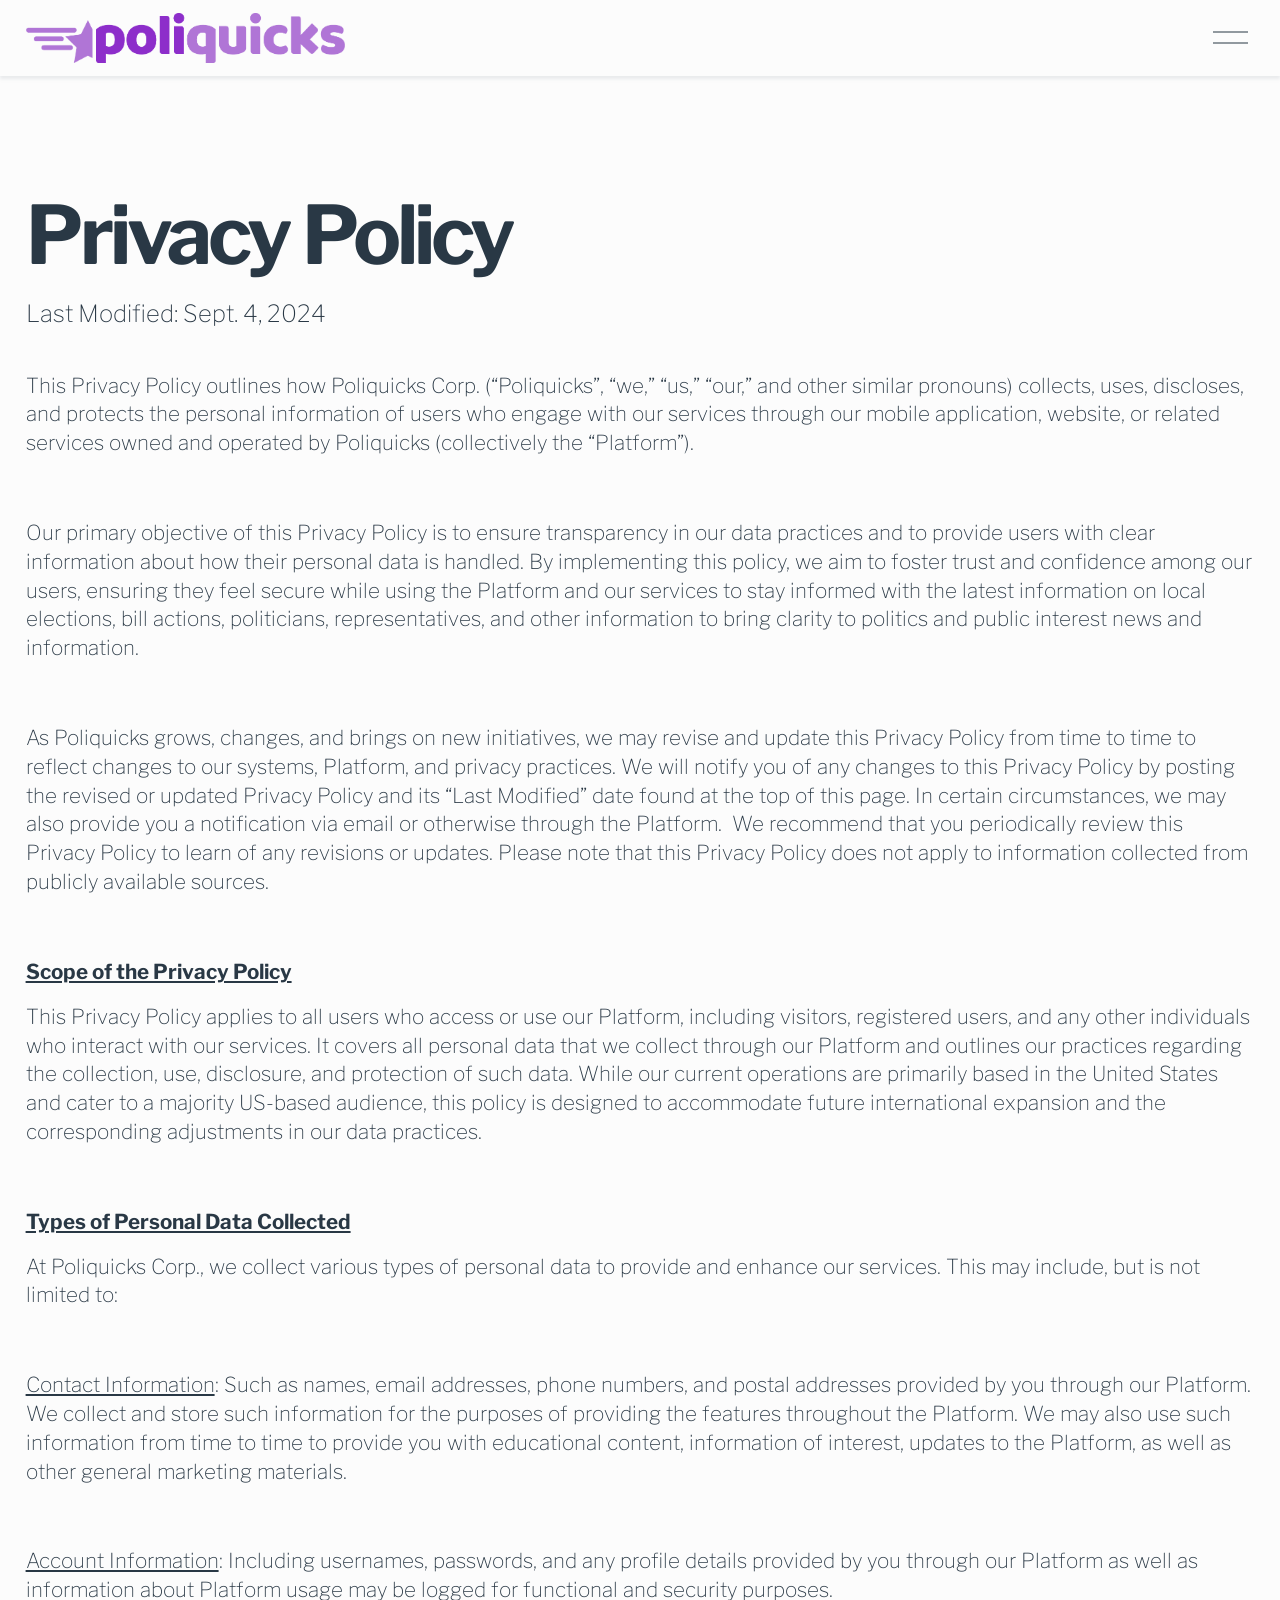
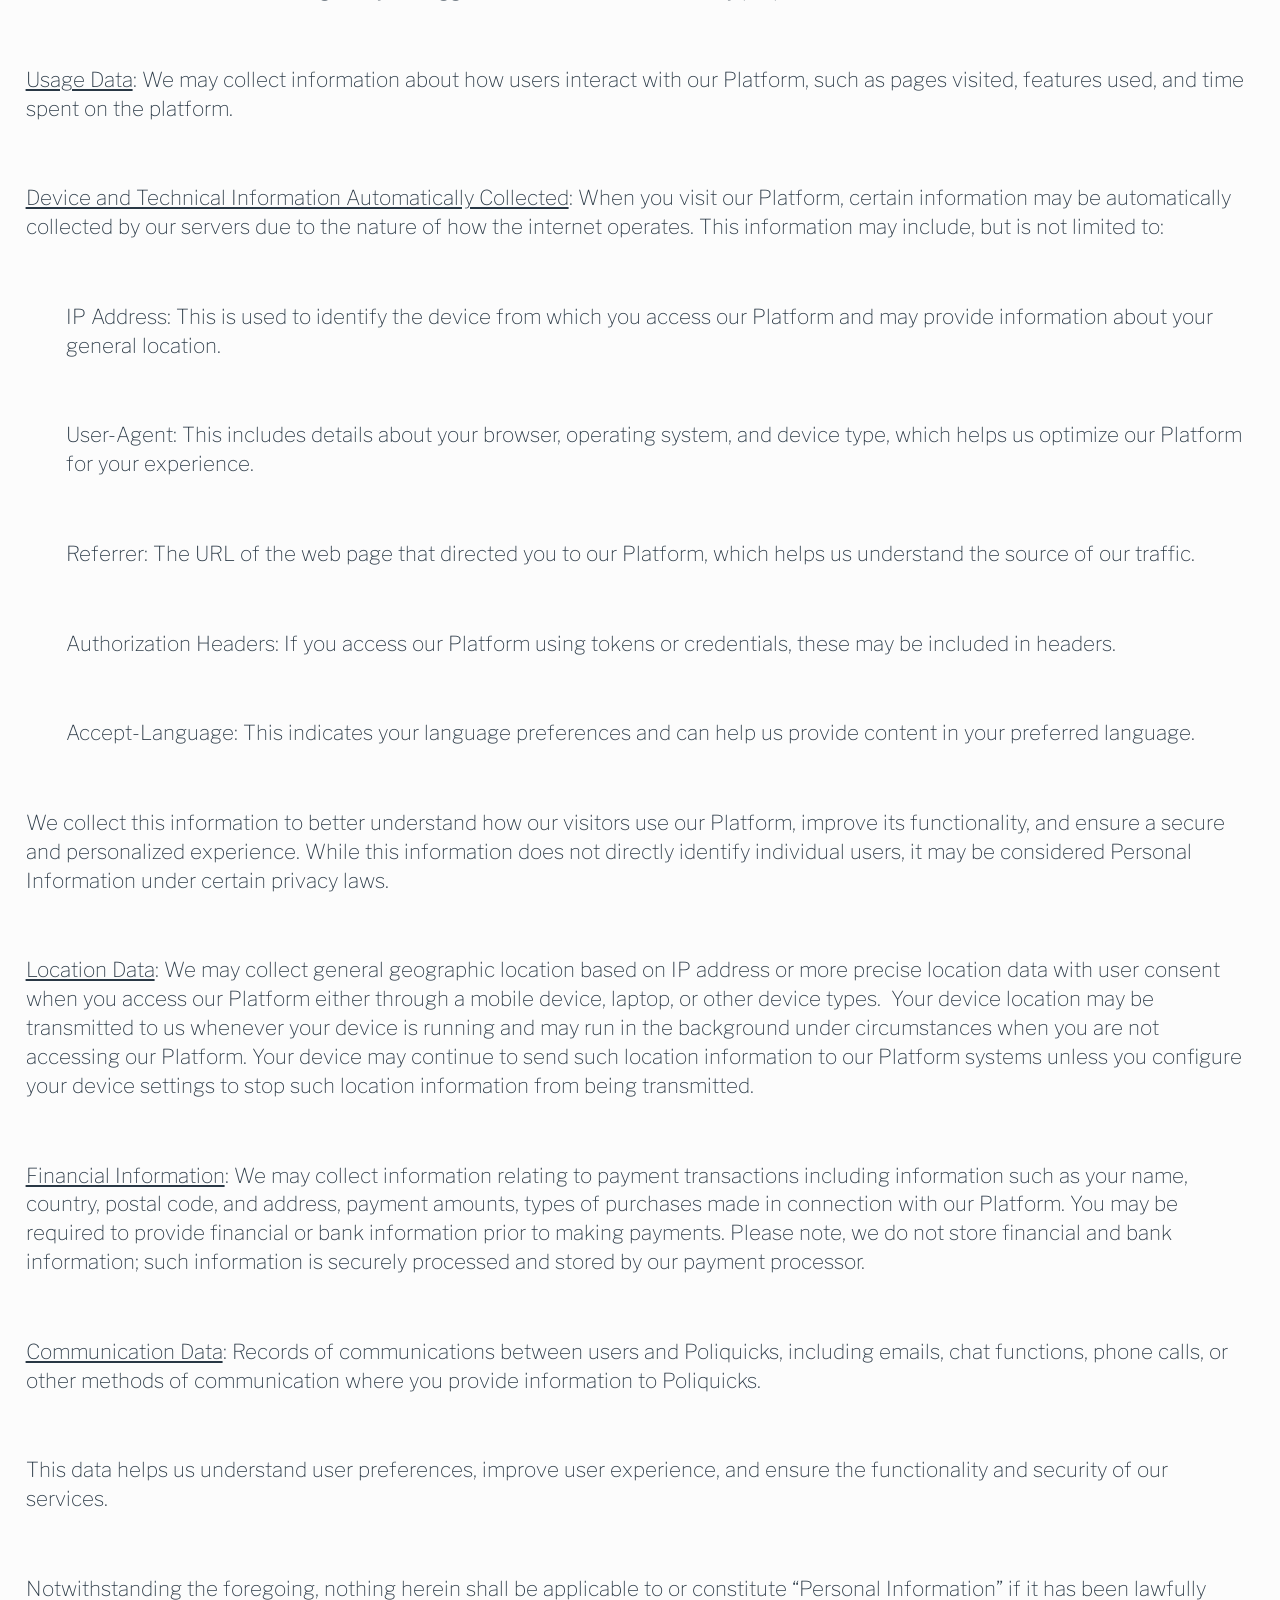
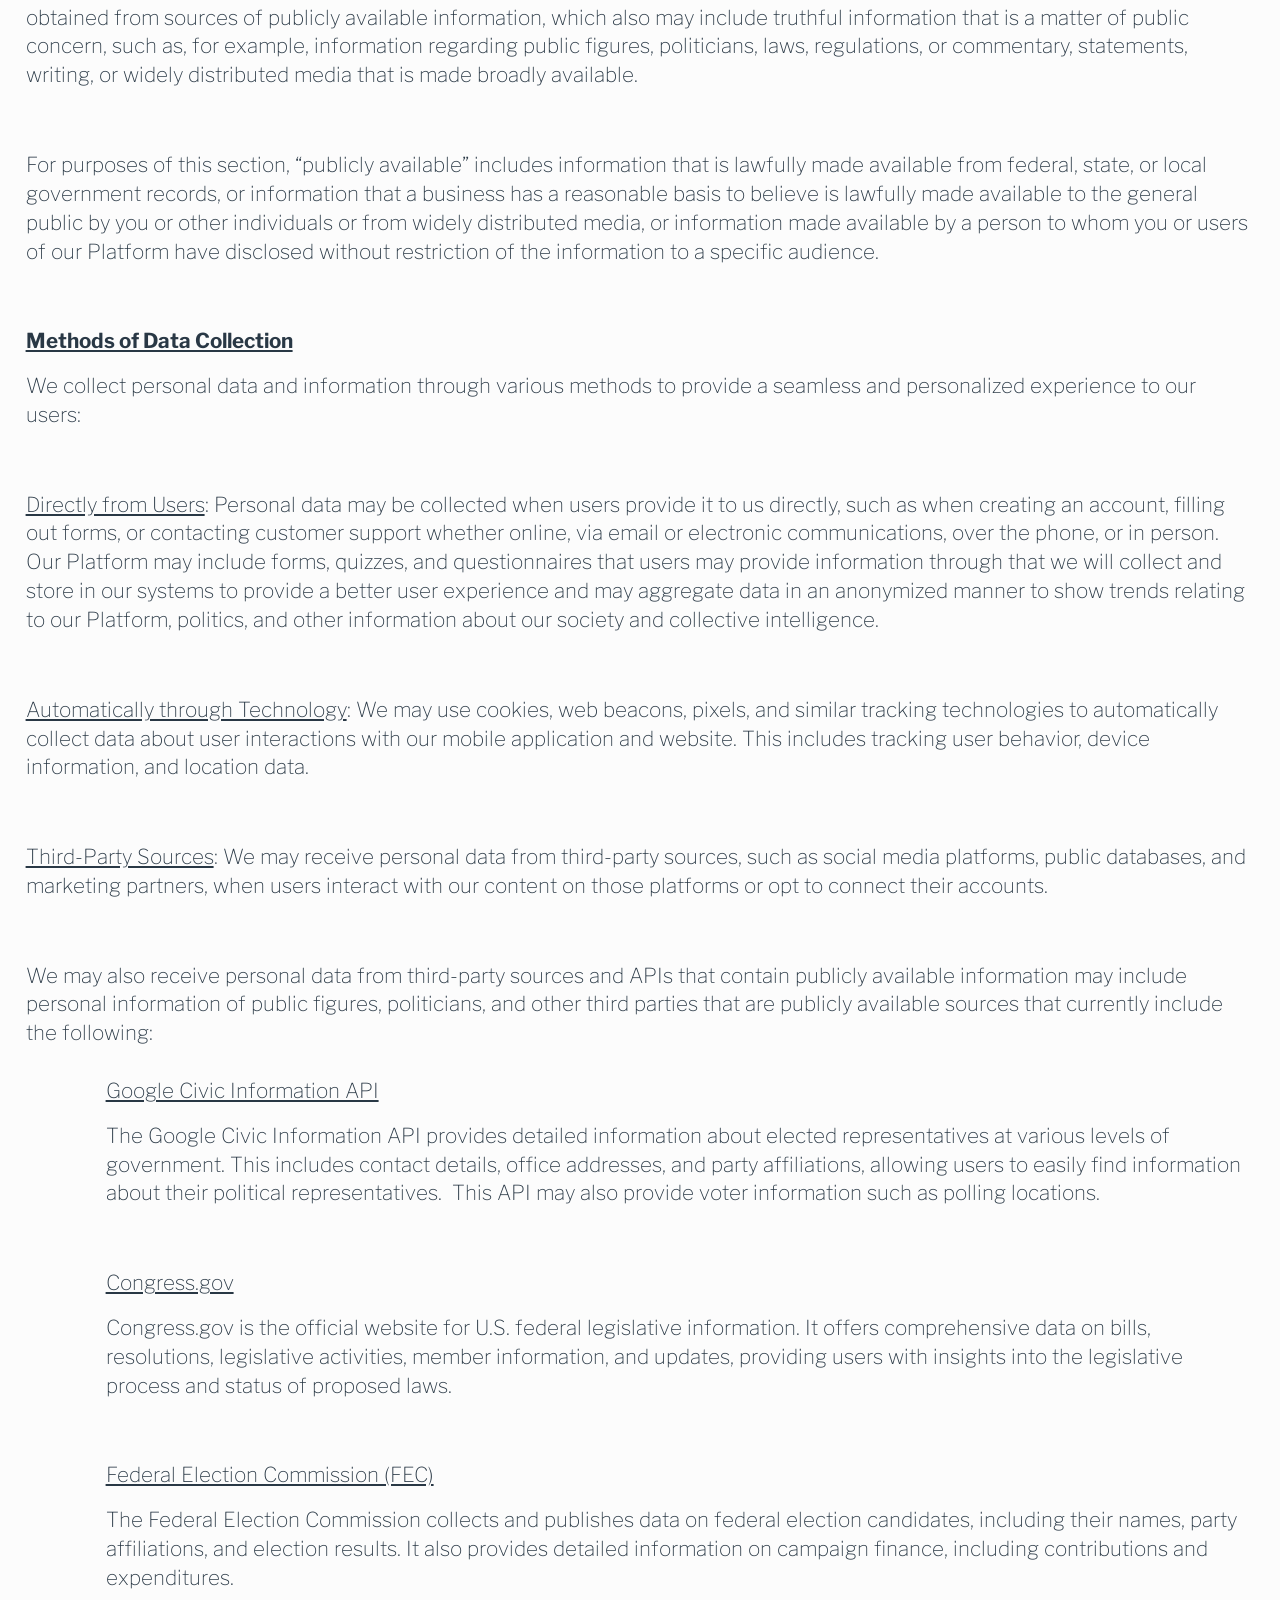
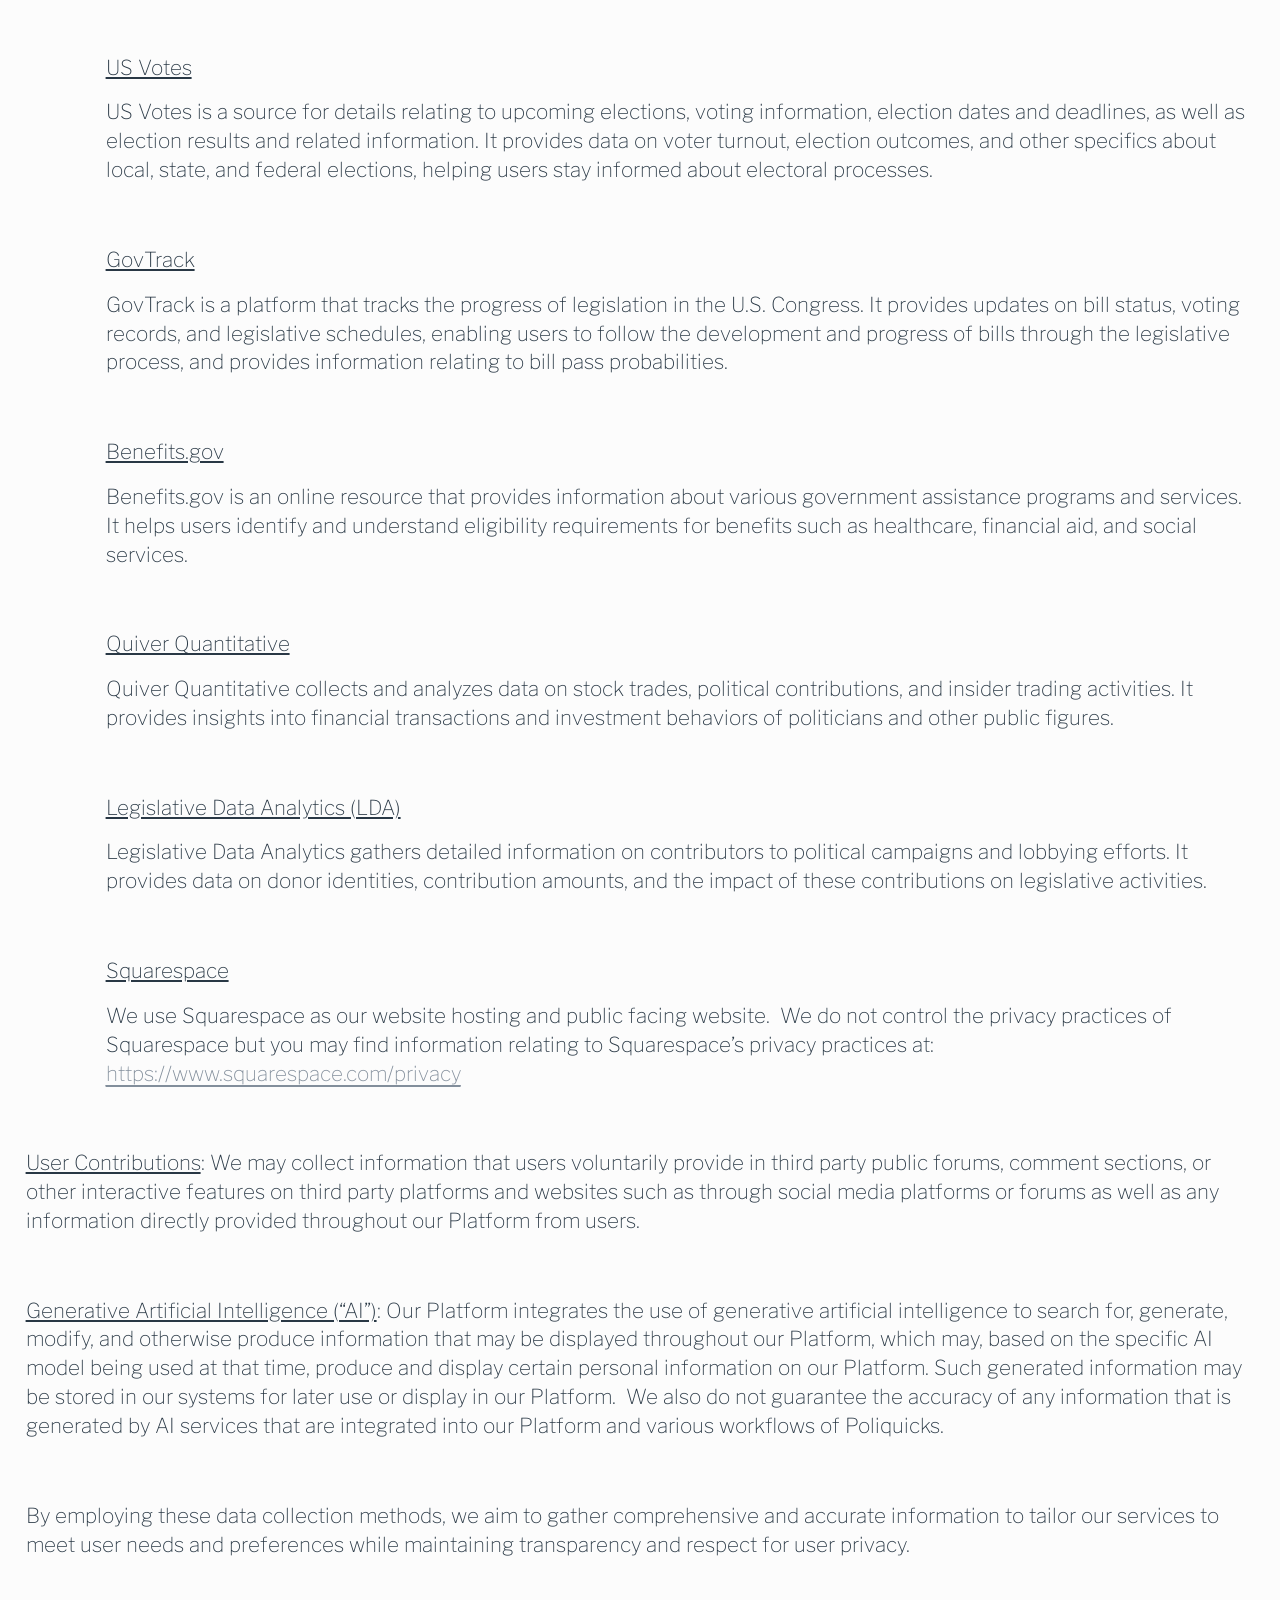
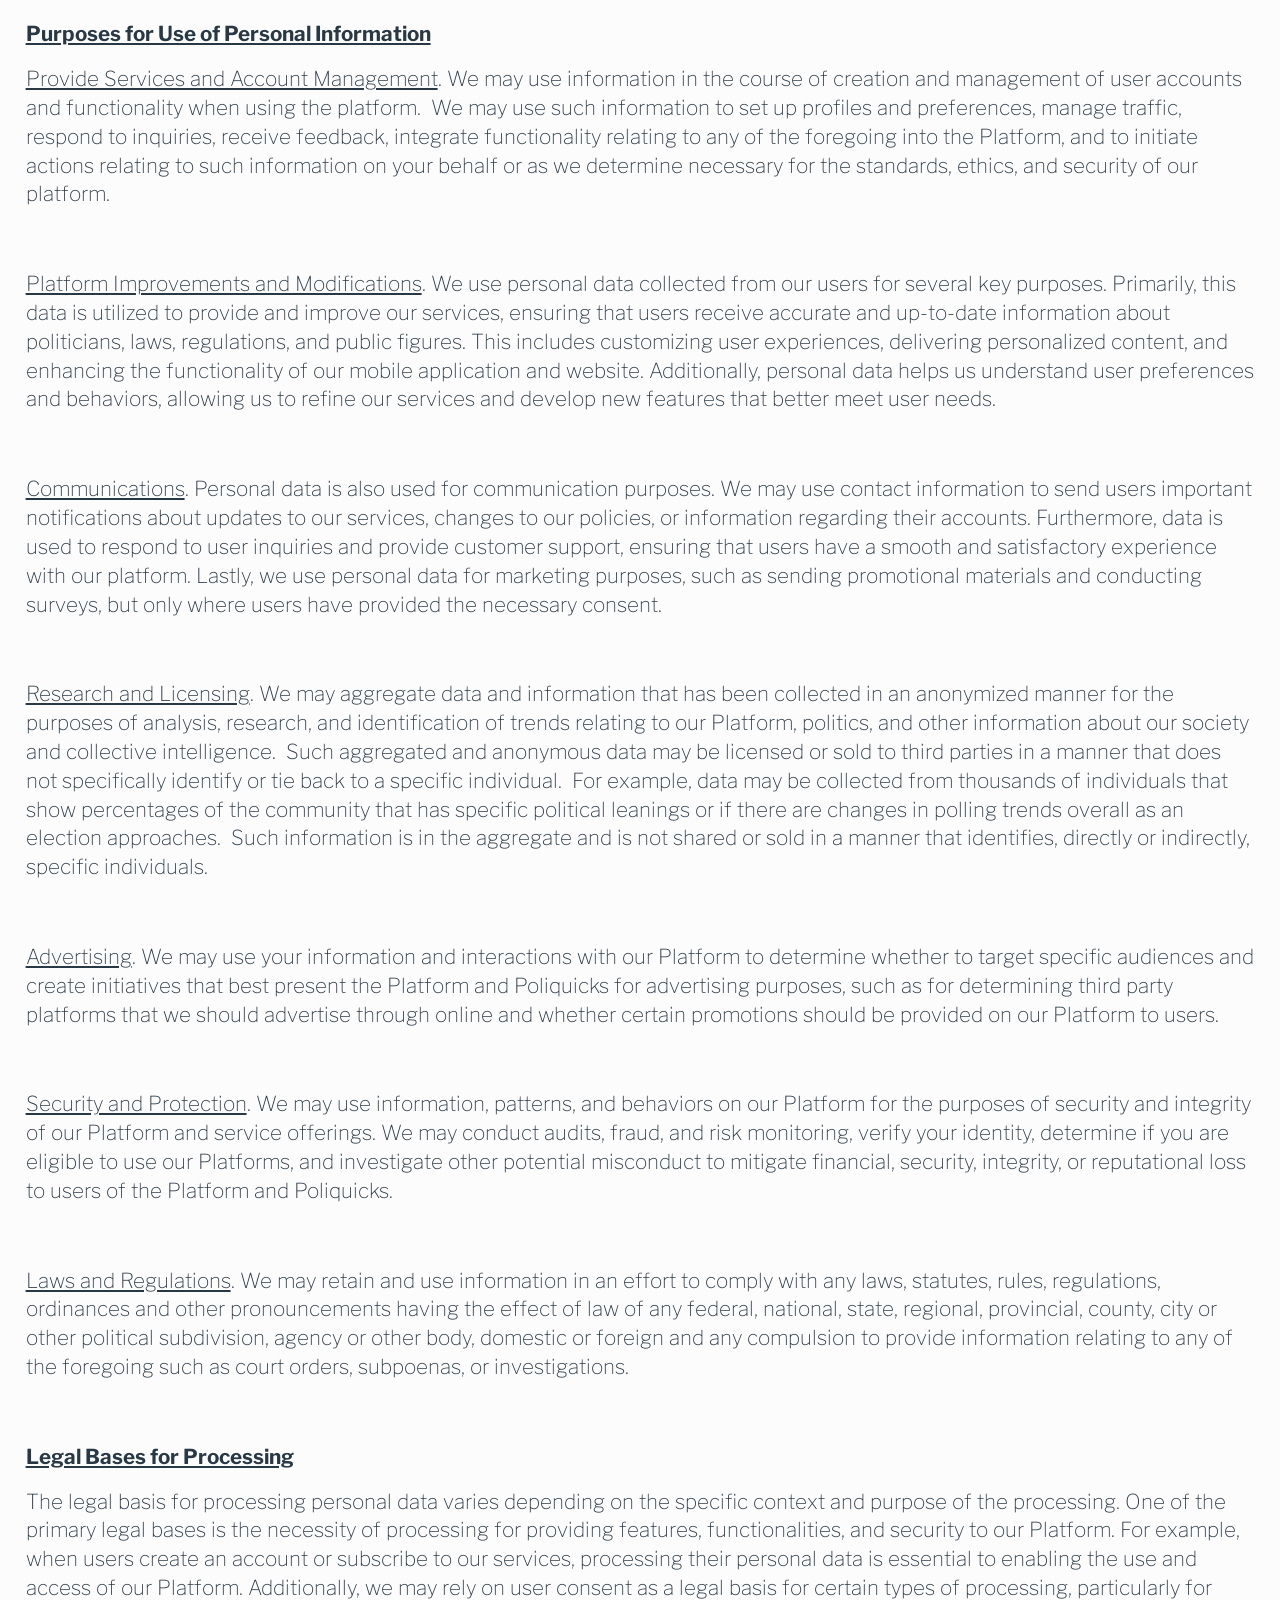
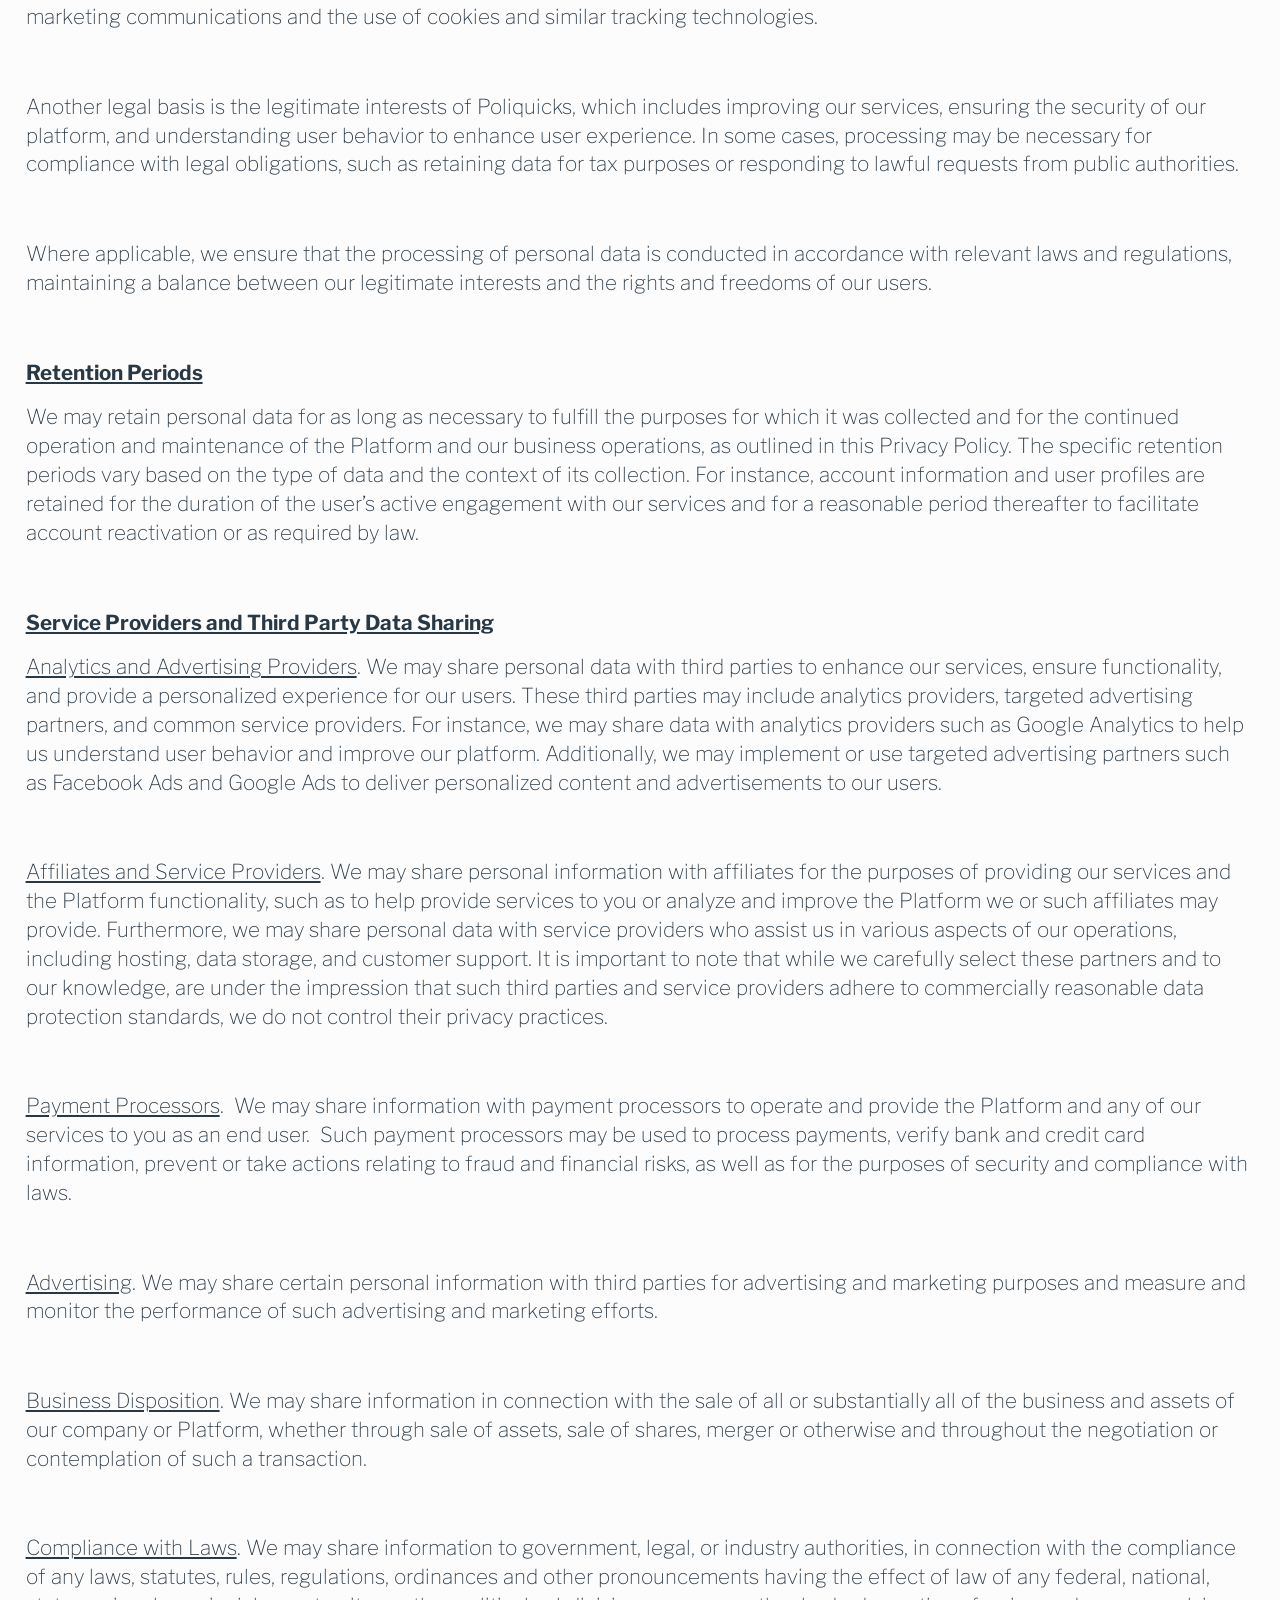
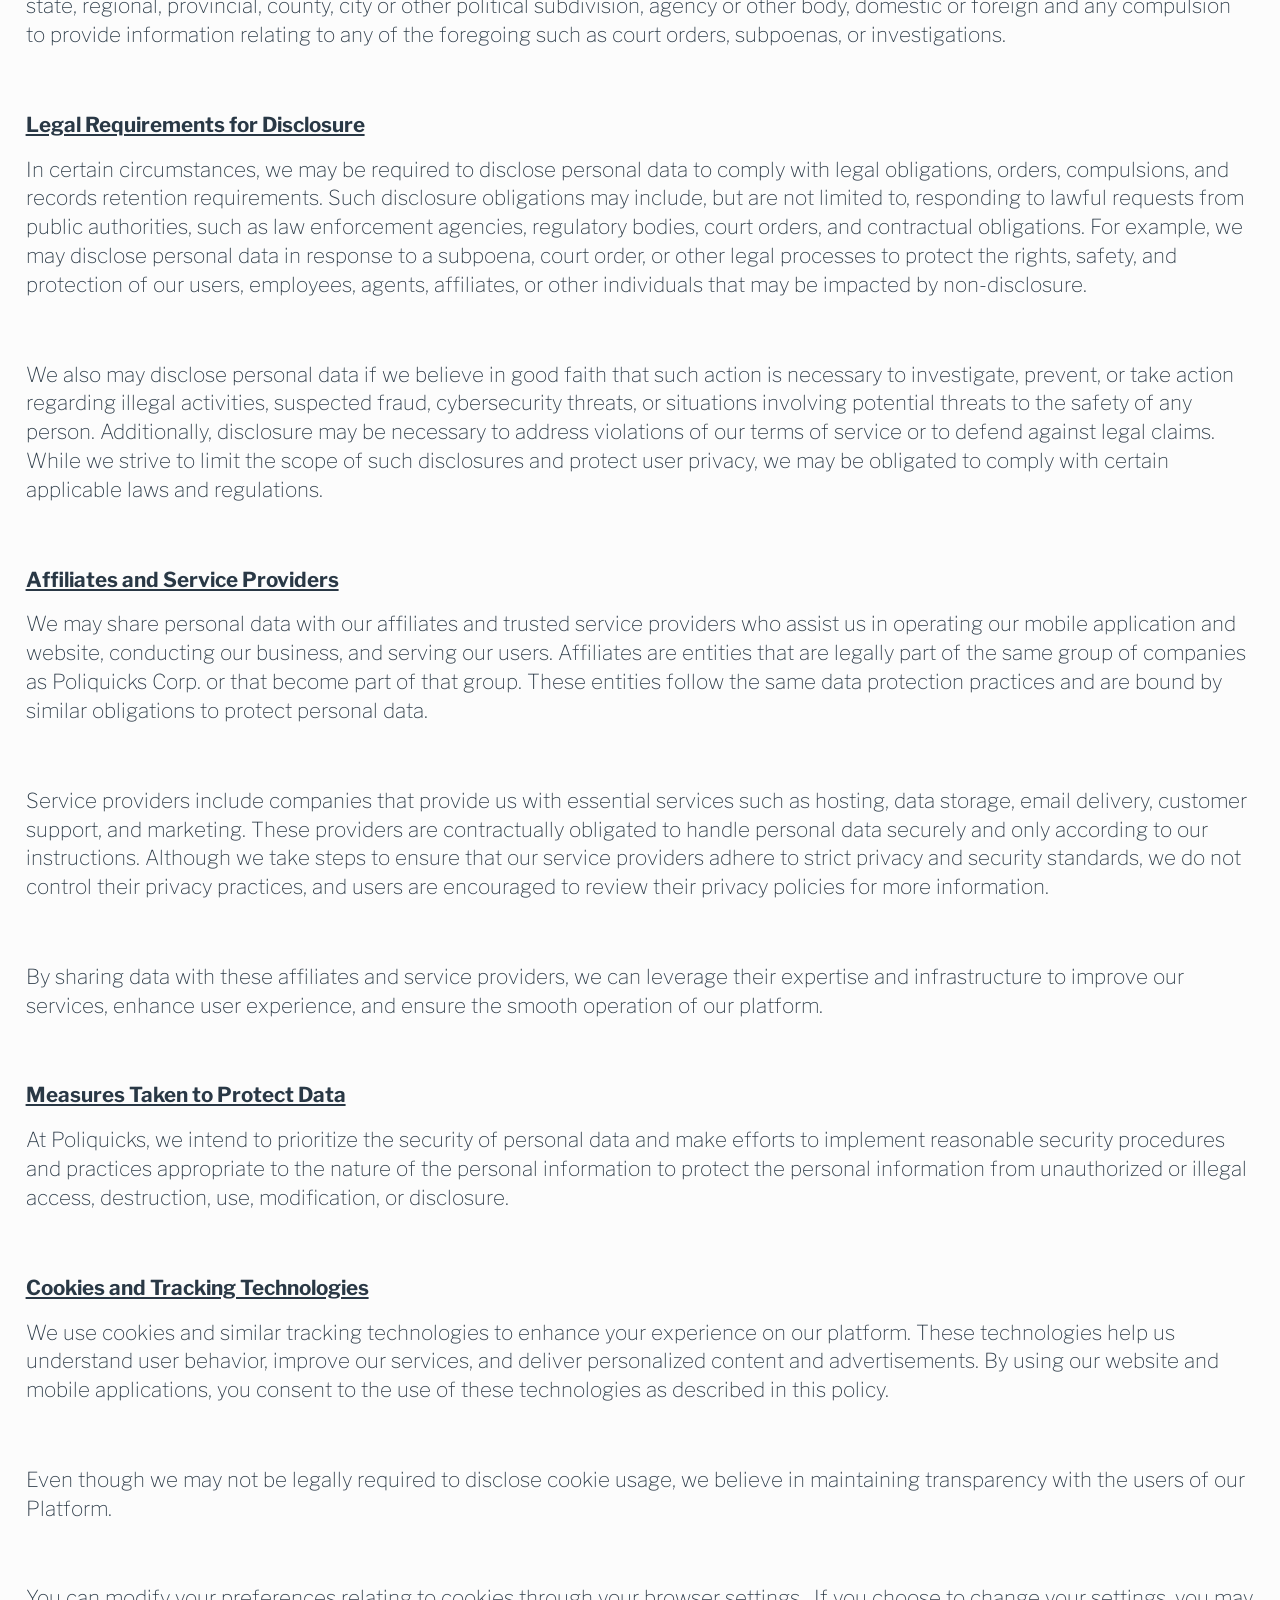
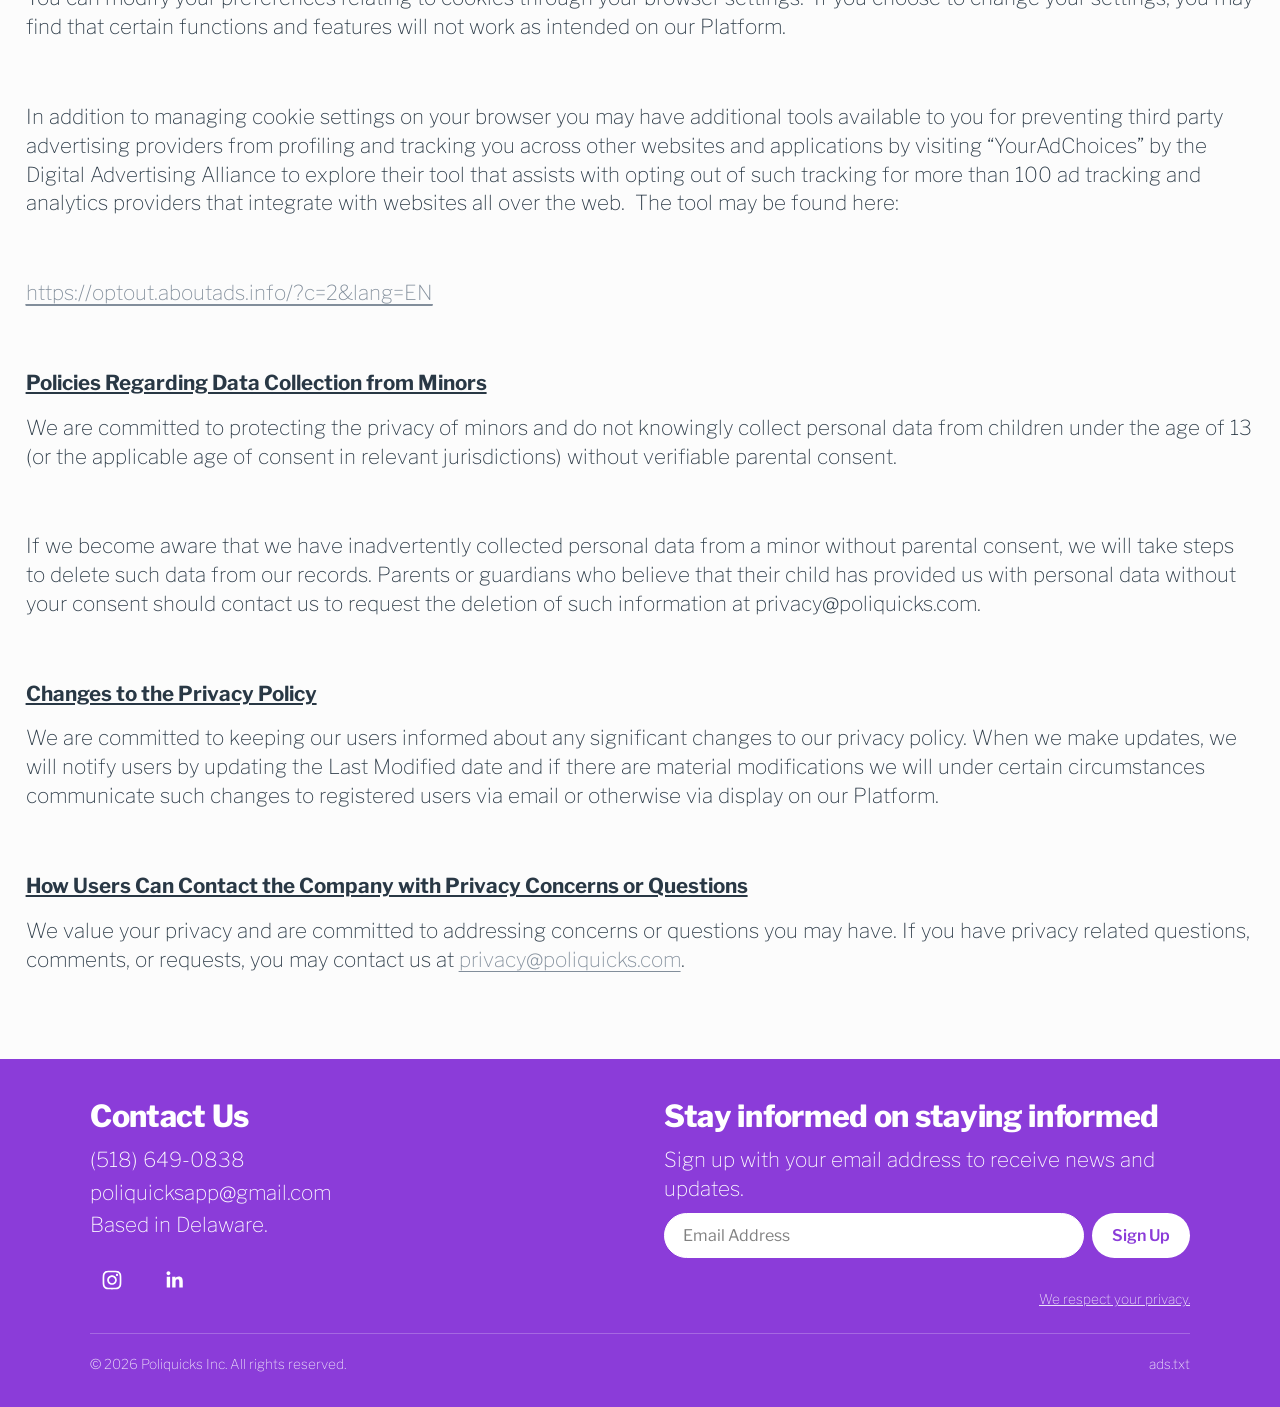
<file: docs/privacy-policy.html>
<!doctype html>
<html xmlns:og="http://opengraphprotocol.org/schema/" xmlns:fb="http://www.facebook.com/2008/fbml" lang="en-US"  >
  <head>
    <meta http-equiv="X-UA-Compatible" content="IE=edge,chrome=1">
    <meta name="viewport" content="width=device-width, initial-scale=1">
    <!-- This is Squarespace. --><!-- khaki-heptagon-94pt -->
<base href="">
<meta charset="utf-8" />
<title>Privacy Policy &mdash; Poliquicks</title>
<meta http-equiv="Accept-CH" content="Sec-CH-UA-Platform-Version, Sec-CH-UA-Model" /><link rel="icon" type="image/x-icon" href="images.squarespace-cdn.com/content/v1/652519465c1d170faafb0f9f/be9a86e0-2550-4ee5-9f28-fbe44a729155/favicon.ico%3Fformat=100w"/>
<link rel="canonical" href="privacy-policy.html"/>
<meta property="og:site_name" content="Poliquicks"/>
<meta property="og:title" content="Privacy Policy &mdash; Poliquicks"/>
<meta property="og:url" content="https://www.poliquicks.com/privacy-policy"/>
<meta property="og:type" content="website"/>
<meta itemprop="name" content="Privacy Policy — Poliquicks"/>
<meta itemprop="url" content="https://www.poliquicks.com/privacy-policy"/>
<meta name="twitter:title" content="Privacy Policy — Poliquicks"/>
<meta name="twitter:url" content="https://www.poliquicks.com/privacy-policy"/>
<meta name="twitter:card" content="summary"/>
<meta name="description" content="" />
<link rel="preconnect" href="images.squarespace-cdn.com/index.html">
<link rel="preconnect" href="https://fonts.gstatic.com" crossorigin>
<link rel="stylesheet" href="https://fonts.googleapis.com/css2?family=Libre+Franklin:ital,wght@0,100;0,600;0,700;1,100;1,700">

<script type="text/javascript">SQUARESPACE_ROLLUPS = {};</script>
<script>(function(rollups, name) { if (!rollups[name]) { rollups[name] = {}; } rollups[name].js = ["//assets.squarespace.com/universal/scripts-compressed/extract-css-runtime-17551b8eafb5a42e-min.en-US.js"]; })(SQUARESPACE_ROLLUPS, 'squarespace-extract_css_runtime');</script>
<script>(function(rollups, name) { if (!rollups[name]) { rollups[name] = {}; } rollups[name].js = ["//assets.squarespace.com/universal/scripts-compressed/extract-css-moment-js-vendor-6f2a1f6ec9a41489-min.en-US.js"]; })(SQUARESPACE_ROLLUPS, 'squarespace-extract_css_moment_js_vendor');</script>
<script>(function(rollups, name) { if (!rollups[name]) { rollups[name] = {}; } rollups[name].js = ["//assets.squarespace.com/universal/scripts-compressed/cldr-resource-pack-22c6db795661f68d-min.en-US.js"]; })(SQUARESPACE_ROLLUPS, 'squarespace-cldr_resource_pack');</script>
<script>(function(rollups, name) { if (!rollups[name]) { rollups[name] = {}; } rollups[name].js = ["//assets.squarespace.com/universal/scripts-compressed/common-vendors-stable-b8d716935110c7b2-min.en-US.js"]; })(SQUARESPACE_ROLLUPS, 'squarespace-common_vendors_stable');</script>
<script>(function(rollups, name) { if (!rollups[name]) { rollups[name] = {}; } rollups[name].js = ["//assets.squarespace.com/universal/scripts-compressed/common-vendors-88286999a7ee6fd5-min.en-US.js"]; })(SQUARESPACE_ROLLUPS, 'squarespace-common_vendors');</script>
<script>(function(rollups, name) { if (!rollups[name]) { rollups[name] = {}; } rollups[name].js = ["//assets.squarespace.com/universal/scripts-compressed/common-685e8299b71caa80-min.en-US.js"]; })(SQUARESPACE_ROLLUPS, 'squarespace-common');</script>
<script>(function(rollups, name) { if (!rollups[name]) { rollups[name] = {}; } rollups[name].js = ["//assets.squarespace.com/universal/scripts-compressed/performance-b0b428cfbac6efcd-min.en-US.js"]; })(SQUARESPACE_ROLLUPS, 'squarespace-performance');</script>
<link rel="stylesheet" type="text/css" href="https://definitions.sqspcdn.com/website-component-definition/static-assets/website.components.html/a56ba761-2010-41e4-b2a0-c832b25a35b8_463/website.components.html.styles.css"/><link rel="stylesheet" type="text/css" href="https://definitions.sqspcdn.com/website-component-definition/static-assets/website.components.socialLinks/66f754be-3c79-4cb4-a1bd-c4161084f493_241/website.components.socialLinks.styles.css"/><script defer src="https://definitions.sqspcdn.com/website-component-definition/static-assets/website.components.html/a56ba761-2010-41e4-b2a0-c832b25a35b8_463/website.components.html.visitor.js"></script><script defer src="https://definitions.sqspcdn.com/website-component-definition/static-assets/website.components.socialLinks/66f754be-3c79-4cb4-a1bd-c4161084f493_241/website.components.socialLinks.visitor.js"></script><script type="application/ld+json">{"url":"https://www.poliquicks.com","name":"Poliquicks","image":"//images.squarespace-cdn.com/content/v1/652519465c1d170faafb0f9f/9d097d1f-a950-4bba-a311-0d11b2d79bca/poliquicks-main-logo-full-color-rgb-900px-w-300ppi.png","@context":"http://schema.org","@type":"WebSite"}</script><link rel="stylesheet" type="text/css" href="static1.squarespace.com/static/versioned-site-css/652519465c1d170faafb0f9f/80/5c5a519771c10ba3470d8101/652519465c1d170faafb0fa7/1775/site.css%3Fnocustom=true.css"/><link rel="stylesheet" type="text/css" href="static1.squarespace.com/static/custom-css/652519465c1d170faafb0f9f/652519465c1d170faafb0fa7/2/custom.css"/><script>Static.COOKIE_BANNER_CAPABLE = true;</script>
<!-- End of Squarespace Headers -->
    
      <link rel="stylesheet" type="text/css" href="static1.squarespace.com/static/vta/5c5a519771c10ba3470d8101/versioned-assets/1776702257311-HDZJMCAP590VIVVXZE6Q/static.css">
    
    <link rel="stylesheet" href="assets/interactivity.css">
</head>

  <body
    id="collection-66e4522f92d93d0f56331e91"
    class="
      tweak-blog-alternating-side-by-side-width-full tweak-blog-alternating-side-by-side-image-aspect-ratio-11-square tweak-blog-alternating-side-by-side-text-alignment-left tweak-blog-alternating-side-by-side-read-more-style-show tweak-blog-alternating-side-by-side-image-text-alignment-middle tweak-blog-alternating-side-by-side-delimiter-bullet tweak-blog-alternating-side-by-side-meta-position-top tweak-blog-alternating-side-by-side-primary-meta-categories tweak-blog-alternating-side-by-side-secondary-meta-date tweak-blog-alternating-side-by-side-excerpt-show image-block-poster-text-alignment-left image-block-card-content-position-center image-block-card-text-alignment-left image-block-overlap-content-position-center image-block-overlap-text-alignment-left image-block-collage-content-position-center image-block-collage-text-alignment-left image-block-stack-text-alignment-left form-use-theme-colors form-field-style-outline form-field-shape-pill form-field-border-all form-field-checkbox-type-icon form-field-checkbox-fill-outline form-field-checkbox-color-inverted form-field-checkbox-shape-rounded form-field-checkbox-layout-fit form-field-radio-type-icon form-field-radio-fill-outline form-field-radio-color-inverted form-field-radio-shape-rounded form-field-radio-layout-fit form-field-survey-fill-outline form-field-survey-color-inverted form-field-survey-shape-rounded form-field-hover-focus-outline form-submit-button-style-label  tweak-global-animations-complexity-level-detailed tweak-global-animations-animation-style-fade tweak-global-animations-animation-type-none tweak-global-animations-animation-curve-ease tweak-blog-masonry-width-full tweak-blog-masonry-text-alignment-left tweak-blog-masonry-primary-meta-categories tweak-blog-masonry-secondary-meta-date tweak-blog-masonry-meta-position-top tweak-blog-masonry-read-more-style-show tweak-blog-masonry-delimiter-space tweak-blog-masonry-image-placement-above tweak-blog-masonry-excerpt-show tweak-portfolio-grid-overlay-width-full tweak-portfolio-grid-overlay-height-small tweak-portfolio-grid-overlay-image-aspect-ratio-43-four-three tweak-portfolio-grid-overlay-text-placement-center tweak-portfolio-grid-overlay-show-text-after-hover tweak-blog-single-column-width-full tweak-blog-single-column-text-alignment-center tweak-blog-single-column-image-placement-above tweak-blog-single-column-delimiter-bullet tweak-blog-single-column-read-more-style-show tweak-blog-single-column-primary-meta-categories tweak-blog-single-column-secondary-meta-date tweak-blog-single-column-meta-position-top tweak-blog-single-column-content-full-post header-width-full tweak-transparent-header  tweak-fixed-header-style-basic tweak-blog-item-width-medium tweak-blog-item-text-alignment-left tweak-blog-item-meta-position-above-title tweak-blog-item-show-categories tweak-blog-item-show-date tweak-blog-item-show-author-name tweak-blog-item-show-author-profile tweak-blog-item-delimiter-bullet tweak-blog-side-by-side-width-full tweak-blog-side-by-side-image-placement-left tweak-blog-side-by-side-image-aspect-ratio-11-square tweak-blog-side-by-side-primary-meta-categories tweak-blog-side-by-side-secondary-meta-date tweak-blog-side-by-side-meta-position-top tweak-blog-side-by-side-text-alignment-left tweak-blog-side-by-side-image-text-alignment-middle tweak-blog-side-by-side-read-more-style-show tweak-blog-side-by-side-delimiter-bullet tweak-blog-side-by-side-excerpt-show primary-button-style-solid primary-button-shape-custom secondary-button-style-solid secondary-button-shape-custom tertiary-button-style-solid tertiary-button-shape-pill tweak-events-stacked-width-full tweak-events-stacked-height-large  tweak-events-stacked-show-thumbnails tweak-events-stacked-thumbnail-size-32-standard tweak-events-stacked-date-style-with-text tweak-events-stacked-show-time tweak-events-stacked-show-location  tweak-events-stacked-show-excerpt  tweak-blog-basic-grid-width-full tweak-blog-basic-grid-image-aspect-ratio-32-standard tweak-blog-basic-grid-text-alignment-left tweak-blog-basic-grid-delimiter-bullet tweak-blog-basic-grid-image-placement-above tweak-blog-basic-grid-read-more-style-show tweak-blog-basic-grid-primary-meta-categories tweak-blog-basic-grid-secondary-meta-date tweak-blog-basic-grid-excerpt-show tweak-portfolio-grid-basic-width-full tweak-portfolio-grid-basic-height-small tweak-portfolio-grid-basic-image-aspect-ratio-43-four-three tweak-portfolio-grid-basic-text-alignment-left tweak-portfolio-grid-basic-hover-effect-fade header-overlay-alignment-center tweak-portfolio-index-background-link-format-stacked tweak-portfolio-index-background-width-full tweak-portfolio-index-background-height-large  tweak-portfolio-index-background-vertical-alignment-middle tweak-portfolio-index-background-horizontal-alignment-center tweak-portfolio-index-background-delimiter-none tweak-portfolio-index-background-animation-type-fade tweak-portfolio-index-background-animation-duration-medium tweak-portfolio-hover-follow-layout-inline  tweak-portfolio-hover-follow-delimiter-forward-slash tweak-portfolio-hover-follow-animation-type-fade tweak-portfolio-hover-follow-animation-duration-medium tweak-portfolio-hover-static-layout-stacked  tweak-portfolio-hover-static-delimiter-forward-slash tweak-portfolio-hover-static-animation-type-scale-up tweak-portfolio-hover-static-animation-duration-medium hide-opentable-icons opentable-style-dark tweak-product-quick-view-button-style-floating tweak-product-quick-view-button-position-bottom tweak-product-quick-view-lightbox-excerpt-display-truncate tweak-product-quick-view-lightbox-show-arrows tweak-product-quick-view-lightbox-show-close-button tweak-product-quick-view-lightbox-controls-weight-light native-currency-code-usd collection-66e4522f92d93d0f56331e91 collection-type-page collection-layout-default mobile-style-available sqs-seven-one
      
        
          
        
      
    "
    tabindex="-1"
  >
    <div
      id="siteWrapper"
      class="clearfix site-wrapper"
    >
      
        <div id="floatingCart" class="floating-cart hidden">
          
        </div>
      

      












  <header
    data-test="header"
    id="header"
    
    class="
      
        
          
        
      
      header theme-col--primary
    "
    data-section-theme=""
    data-controller="Header"
    data-current-styles="{
&quot;layout&quot;: &quot;navRight&quot;,
&quot;action&quot;: {
&quot;href&quot;: &quot;https://httpspqcreator-springcom.creator-spring.com/&quot;,
&quot;buttonText&quot;: &quot;Merch&quot;,
&quot;newWindow&quot;: true
},
&quot;showSocial&quot;: true,
&quot;socialOptions&quot;: {
&quot;socialBorderShape&quot;: &quot;none&quot;,
&quot;socialBorderStyle&quot;: &quot;outline&quot;,
&quot;socialBorderThickness&quot;: {
&quot;unit&quot;: &quot;px&quot;,
&quot;value&quot;: 1.0
}
},
&quot;menuOverlayTheme&quot;: &quot;white-bold&quot;,
&quot;menuOverlayAnimation&quot;: &quot;fade&quot;,
&quot;cartStyle&quot;: &quot;cart&quot;,
&quot;cartText&quot;: &quot;Cart&quot;,
&quot;showEmptyCartState&quot;: true,
&quot;cartOptions&quot;: {
&quot;iconType&quot;: &quot;solid-7&quot;,
&quot;cartBorderShape&quot;: &quot;none&quot;,
&quot;cartBorderStyle&quot;: &quot;outline&quot;,
&quot;cartBorderThickness&quot;: {
&quot;unit&quot;: &quot;px&quot;,
&quot;value&quot;: 1.0
}
},
&quot;showButton&quot;: true,
&quot;showCart&quot;: false,
&quot;showAccountLogin&quot;: false,
&quot;headerStyle&quot;: &quot;dynamic&quot;,
&quot;languagePicker&quot;: {
&quot;enabled&quot;: false,
&quot;iconEnabled&quot;: false,
&quot;iconType&quot;: &quot;globe&quot;,
&quot;flagShape&quot;: &quot;shiny&quot;,
&quot;languageFlags&quot;: [ ]
},
&quot;iconOptions&quot;: {
&quot;desktopDropdownIconOptions&quot;: {
&quot;endcapType&quot;: &quot;square&quot;,
&quot;folderDropdownIcon&quot;: &quot;none&quot;,
&quot;languagePickerIcon&quot;: &quot;openArrowHead&quot;
},
&quot;mobileDropdownIconOptions&quot;: {
&quot;endcapType&quot;: &quot;square&quot;,
&quot;folderDropdownIcon&quot;: &quot;openArrowHead&quot;,
&quot;languagePickerIcon&quot;: &quot;openArrowHead&quot;
}
},
&quot;mobileOptions&quot;: {
&quot;layout&quot;: &quot;logoLeftNavRight&quot;,
&quot;menuIconOptions&quot;: {
&quot;style&quot;: &quot;doubleLineHamburger&quot;,
&quot;thickness&quot;: {
&quot;unit&quot;: &quot;px&quot;,
&quot;value&quot;: 1.0
}
}
},
&quot;solidOptions&quot;: {
&quot;headerOpacity&quot;: {
&quot;unit&quot;: &quot;%&quot;,
&quot;value&quot;: 100.0
},
&quot;blurBackground&quot;: {
&quot;enabled&quot;: false,
&quot;blurRadius&quot;: {
&quot;unit&quot;: &quot;px&quot;,
&quot;value&quot;: 12.0
}
},
&quot;backgroundColor&quot;: {
&quot;type&quot;: &quot;SITE_PALETTE_COLOR&quot;,
&quot;sitePaletteColor&quot;: {
&quot;colorName&quot;: &quot;white&quot;,
&quot;alphaModifier&quot;: 1.0
}
},
&quot;navigationColor&quot;: {
&quot;type&quot;: &quot;SITE_PALETTE_COLOR&quot;,
&quot;sitePaletteColor&quot;: {
&quot;colorName&quot;: &quot;black&quot;,
&quot;alphaModifier&quot;: 1.0
}
}
},
&quot;gradientOptions&quot;: {
&quot;gradientType&quot;: &quot;faded&quot;,
&quot;headerOpacity&quot;: {
&quot;unit&quot;: &quot;%&quot;,
&quot;value&quot;: 90.0
},
&quot;blurBackground&quot;: {
&quot;enabled&quot;: false,
&quot;blurRadius&quot;: {
&quot;unit&quot;: &quot;px&quot;,
&quot;value&quot;: 12.0
}
},
&quot;backgroundColor&quot;: {
&quot;type&quot;: &quot;SITE_PALETTE_COLOR&quot;,
&quot;sitePaletteColor&quot;: {
&quot;colorName&quot;: &quot;white&quot;,
&quot;alphaModifier&quot;: 1.0
}
},
&quot;navigationColor&quot;: {
&quot;type&quot;: &quot;SITE_PALETTE_COLOR&quot;,
&quot;sitePaletteColor&quot;: {
&quot;colorName&quot;: &quot;black&quot;,
&quot;alphaModifier&quot;: 1.0
}
}
},
&quot;dropShadowOptions&quot;: {
&quot;enabled&quot;: true,
&quot;blur&quot;: {
&quot;unit&quot;: &quot;px&quot;,
&quot;value&quot;: 3.0
},
&quot;spread&quot;: {
&quot;unit&quot;: &quot;px&quot;,
&quot;value&quot;: 0.0
},
&quot;distance&quot;: {
&quot;unit&quot;: &quot;px&quot;,
&quot;value&quot;: 3.0
},
&quot;color&quot;: {
&quot;type&quot;: &quot;SITE_PALETTE_COLOR&quot;,
&quot;sitePaletteColor&quot;: {
&quot;colorName&quot;: &quot;accent&quot;,
&quot;alphaModifier&quot;: 1.0
}
}
},
&quot;borderOptions&quot;: {
&quot;enabled&quot;: false,
&quot;position&quot;: &quot;bottom&quot;,
&quot;thickness&quot;: {
&quot;unit&quot;: &quot;px&quot;,
&quot;value&quot;: 1.0
},
&quot;color&quot;: {
&quot;type&quot;: &quot;SITE_PALETTE_COLOR&quot;,
&quot;sitePaletteColor&quot;: {
&quot;colorName&quot;: &quot;accent&quot;,
&quot;alphaModifier&quot;: 0.3
}
}
},
&quot;showPromotedElement&quot;: false,
&quot;buttonVariant&quot;: &quot;secondary&quot;,
&quot;blurBackground&quot;: {
&quot;enabled&quot;: false,
&quot;blurRadius&quot;: {
&quot;unit&quot;: &quot;px&quot;,
&quot;value&quot;: 12.0
}
},
&quot;headerOpacity&quot;: {
&quot;unit&quot;: &quot;%&quot;,
&quot;value&quot;: 100.0
}
}"
    data-section-id="header"
    data-header-style="dynamic"
    data-language-picker="{
&quot;enabled&quot;: false,
&quot;iconEnabled&quot;: false,
&quot;iconType&quot;: &quot;globe&quot;,
&quot;flagShape&quot;: &quot;shiny&quot;,
&quot;languageFlags&quot;: [ ]
}"
    data-native-multilingual=""
    
    data-first-focusable-element
    tabindex="-1"
    style="
      
        --headerDropShadowColor: hsla(var(--accent-hsl), 1);
      
      
        --headerBorderColor: hsla(var(--accent-hsl), 0.3);
      
      
        --solidHeaderBackgroundColor: hsla(var(--white-hsl), 1);
      
      
        --solidHeaderNavigationColor: hsla(var(--black-hsl), 1);
      
      
        --gradientHeaderBackgroundColor: hsla(var(--white-hsl), 1);
      
      
        --gradientHeaderNavigationColor: hsla(var(--black-hsl), 1);
      
    "
  >
    <svg  style="display:none" viewBox="0 0 22 22" xmlns="http://www.w3.org/2000/svg">
  <symbol id="circle" >
    <path d="M11.5 17C14.5376 17 17 14.5376 17 11.5C17 8.46243 14.5376 6 11.5 6C8.46243 6 6 8.46243 6 11.5C6 14.5376 8.46243 17 11.5 17Z" fill="none" />
  </symbol>

  <symbol id="circleFilled" >
    <path d="M11.5 17C14.5376 17 17 14.5376 17 11.5C17 8.46243 14.5376 6 11.5 6C8.46243 6 6 8.46243 6 11.5C6 14.5376 8.46243 17 11.5 17Z" />
  </symbol>

  <symbol id="dash" >
    <path d="M11 11H19H3" />
  </symbol>

  <symbol id="squareFilled" >
    <rect x="6" y="6" width="11" height="11" />
  </symbol>

  <symbol id="square" >
    <rect x="7" y="7" width="9" height="9" fill="none" stroke="inherit" />
  </symbol>
  
  <symbol id="plus" >
    <path d="M11 3V19" />
    <path d="M19 11L3 11"/>
  </symbol>
  
  <symbol id="closedArrow" >
    <path d="M11 11V2M11 18.1797L17 11.1477L5 11.1477L11 18.1797Z" fill="none" />
  </symbol>
  
  <symbol id="closedArrowFilled" >
    <path d="M11 11L11 2" stroke="inherit" fill="none"  />
    <path fill-rule="evenodd" clip-rule="evenodd" d="M2.74695 9.38428L19.038 9.38428L10.8925 19.0846L2.74695 9.38428Z" stroke-width="1" />
  </symbol>
  
  <symbol id="closedArrowHead" viewBox="0 0 22 22"  xmlns="http://www.w3.org/2000/symbol">
    <path d="M18 7L11 15L4 7L18 7Z" fill="none" stroke="inherit" />
  </symbol>
  
  
  <symbol id="closedArrowHeadFilled" viewBox="0 0 22 22"  xmlns="http://www.w3.org/2000/symbol">
    <path d="M18.875 6.5L11 15.5L3.125 6.5L18.875 6.5Z" />
  </symbol>
  
  <symbol id="openArrow" >
    <path d="M11 18.3591L11 3" stroke="inherit" fill="none"  />
    <path d="M18 11.5L11 18.5L4 11.5" stroke="inherit" fill="none"  />
  </symbol>
  
  <symbol id="openArrowHead" >
    <path d="M18 7L11 14L4 7" fill="none" />
  </symbol>

  <symbol id="pinchedArrow" >
    <path d="M11 17.3591L11 2" fill="none" />
    <path d="M2 11C5.85455 12.2308 8.81818 14.9038 11 18C13.1818 14.8269 16.1455 12.1538 20 11" fill="none" />
  </symbol>

  <symbol id="pinchedArrowFilled" >
    <path d="M11.05 10.4894C7.04096 8.73759 1.05005 8 1.05005 8C6.20459 11.3191 9.41368 14.1773 11.05 21C12.6864 14.0851 15.8955 11.227 21.05 8C21.05 8 15.0591 8.73759 11.05 10.4894Z" stroke-width="1"/>
    <path d="M11 11L11 1" fill="none"/>
  </symbol>

  <symbol id="pinchedArrowHead" >
    <path d="M2 7.24091C5.85455 8.40454 8.81818 10.9318 11 13.8591C13.1818 10.8591 16.1455 8.33181 20 7.24091"  fill="none" />
  </symbol>
  
  <symbol id="pinchedArrowHeadFilled" >
    <path d="M11.05 7.1591C7.04096 5.60456 1.05005 4.95001 1.05005 4.95001C6.20459 7.89547 9.41368 10.4318 11.05 16.4864C12.6864 10.35 15.8955 7.81365 21.05 4.95001C21.05 4.95001 15.0591 5.60456 11.05 7.1591Z" />
  </symbol>

</svg>
    
<div class="sqs-announcement-bar-dropzone"></div>

    <div class="header-announcement-bar-wrapper">
      
      <a
        href="privacy-policy.html#page"
        class="header-skip-link sqs-button-element--primary"
      >
        Skip to Content
      </a>
      


<style>
    @supports (-webkit-backdrop-filter: none) or (backdrop-filter: none) {
        .header-blur-background {
            
            
        }
    }
</style>
      <div
        class="header-border"
        data-header-style="dynamic"
        data-header-border="false"
        data-test="header-border"
        style="




"
      ></div>
      <div
        class="header-dropshadow"
        data-header-style="dynamic"
        data-header-dropshadow="true"
        data-test="header-dropshadow"
        style="
  box-shadow: 0px 3px 3px 0px;
"
      ></div>
      
      

      <div class='header-inner container--fluid
        
        
        
         header-mobile-layout-logo-left-nav-right
        
        
        
        
        
        
         header-layout-nav-right
        
        
        
        
        
        
        
        
        '
        data-test="header-inner"
        >
        <!-- Background -->
        <div class="header-background theme-bg--primary"></div>

        <div class="header-display-desktop" data-content-field="site-title">
          

          

          

          

          

          
          
            
            <!-- Social -->
            
              
            
          
            
            <!-- Title and nav wrapper -->
            <div class="header-title-nav-wrapper">
              

              

              
                
                <!-- Title -->
                
                  <div
                    class="
                      header-title
                      
                    "
                    data-animation-role="header-element"
                  >
                    
                      <div class="header-title-logo">
                        <a href="index.html" data-animation-role="header-element">
                        
<img elementtiming="nbf-header-logo-desktop" src="images.squarespace-cdn.com/content/v1/652519465c1d170faafb0f9f/9d097d1f-a950-4bba-a311-0d11b2d79bca/poliquicks-main-logo-full-color-rgb-900px-w-300ppi.png%3Fformat=1500w" alt="Poliquicks" style="display:block" fetchpriority="high" loading="eager" decoding="async" data-loader="raw">

                        </a>
                      </div>

                    
                    
                  </div>
                
              
                
                <!-- Nav -->
                <div class="header-nav">
                  <div class="header-nav-wrapper">
                    <nav class="header-nav-list">
                      


  
    <div class="header-nav-item header-nav-item--collection header-nav-item--homepage">
      <a
        href="index.html"
        data-animation-role="header-element"
        
      >
        Home
      </a>
    </div>
  
  
  


  
    <div class="header-nav-item header-nav-item--collection">
      <a
        href="about.html"
        data-animation-role="header-element"
        
      >
        About  
      </a>
    </div>
  
  
  


  
    <div class="header-nav-item header-nav-item--collection">
      <a
        href="teacher-trainings.html"
        data-animation-role="header-element"
        
      >
        Teacher Trainings
      </a>
    </div>
  
  
  


  
    <div class="header-nav-item header-nav-item--collection">
      <a
        href="curriculum-supplements.html"
        data-animation-role="header-element"
        
      >
        Curriculum Supplements
      </a>
    </div>
  
  
  


  
    <div class="header-nav-item header-nav-item--collection">
      <a
        href="partners-and-sources.html"
        data-animation-role="header-element"
        
      >
        Our Partners and Sources
      </a>
    </div>
  
  
  



                    </nav>
                  </div>
                </div>
              
              
            </div>
          
            
            <!-- Actions -->
            <div class="header-actions header-actions--right">
              
              
                
                  <div class="header-actions-action header-actions-action--social">
                    
                      
                        <a class="icon icon--fill  header-icon header-icon-border-shape-none header-icon-border-style-outline"  href="https://www.instagram.com/poliquicks.app/" target="_blank" aria-label="Instagram">
                          <svg viewBox="23 23 64 64">
                            <use xlink:href="#instagram-unauth-icon" width="110" height="110"></use>
                          </svg>
                        </a>
                      
                        <a class="icon icon--fill  header-icon header-icon-border-shape-none header-icon-border-style-outline"  href="https://www.linkedin.com/company/poliquicks/posts/?feedView=all" target="_blank" aria-label="LinkedIn">
                          <svg viewBox="23 23 64 64">
                            <use xlink:href="#linkedin-unauth-icon" width="110" height="110"></use>
                          </svg>
                        </a>
                      
                    
                  </div>
                
              

              

            
            

              
              <div class="showOnMobile">
                
              </div>

              
              <div class="showOnDesktop">
                
              </div>

              
                <div class="header-actions-action header-actions-action--cta" data-animation-role="header-element">
                  <a
                    class="btn btn--border theme-btn--primary-inverse sqs-button-element--secondary"
                    href="https://httpspqcreator-springcom.creator-spring.com/"
                    target="_blank"
                  >
                    Merch
                  </a>
                </div>
              
            </div>
          
            


<style>
  .top-bun, 
  .patty, 
  .bottom-bun {
    height: 1px;
  }
</style>

<!-- Burger -->
<div class="header-burger

  menu-overlay-has-visible-non-navigation-items

" data-animation-role="header-element">
  <button class="header-burger-btn burger" data-test="header-burger">
    <span hidden class="js-header-burger-open-title visually-hidden">Open Menu</span>
    <span hidden class="js-header-burger-close-title visually-hidden">Close Menu</span>
    <div class="burger-box">
      <div class="burger-inner header-menu-icon-doubleLineHamburger">
        <div class="top-bun"></div>
        <div class="patty"></div>
        <div class="bottom-bun"></div>
      </div>
    </div>
  </button>
</div>

          

        </div>
        <div class="header-display-mobile" data-content-field="site-title">
          
            
            <!-- Social -->
            
              
            
          
            
            <!-- Title and nav wrapper -->
            <div class="header-title-nav-wrapper">
              

              

              
                
                <!-- Title -->
                
                  <div
                    class="
                      header-title
                      
                    "
                    data-animation-role="header-element"
                  >
                    
                      <div class="header-title-logo">
                        <a href="index.html" data-animation-role="header-element">
                        
<img elementtiming="nbf-header-logo-desktop" src="images.squarespace-cdn.com/content/v1/652519465c1d170faafb0f9f/9d097d1f-a950-4bba-a311-0d11b2d79bca/poliquicks-main-logo-full-color-rgb-900px-w-300ppi.png%3Fformat=1500w" alt="Poliquicks" style="display:block" fetchpriority="high" loading="eager" decoding="async" data-loader="raw">

                        </a>
                      </div>

                    
                    
                  </div>
                
              
                
                <!-- Nav -->
                <div class="header-nav">
                  <div class="header-nav-wrapper">
                    <nav class="header-nav-list">
                      


  
    <div class="header-nav-item header-nav-item--collection header-nav-item--homepage">
      <a
        href="index.html"
        data-animation-role="header-element"
        
      >
        Home
      </a>
    </div>
  
  
  


  
    <div class="header-nav-item header-nav-item--collection">
      <a
        href="about.html"
        data-animation-role="header-element"
        
      >
        About  
      </a>
    </div>
  
  
  


  
    <div class="header-nav-item header-nav-item--collection">
      <a
        href="teacher-trainings.html"
        data-animation-role="header-element"
        
      >
        Teacher Trainings
      </a>
    </div>
  
  
  


  
    <div class="header-nav-item header-nav-item--collection">
      <a
        href="curriculum-supplements.html"
        data-animation-role="header-element"
        
      >
        Curriculum Supplements
      </a>
    </div>
  
  
  


  
    <div class="header-nav-item header-nav-item--collection">
      <a
        href="partners-and-sources.html"
        data-animation-role="header-element"
        
      >
        Our Partners and Sources
      </a>
    </div>
  
  
  



                    </nav>
                  </div>
                </div>
              
              
            </div>
          
            
            <!-- Actions -->
            <div class="header-actions header-actions--right">
              
              
                
                  <div class="header-actions-action header-actions-action--social">
                    
                      
                        <a class="icon icon--fill  header-icon header-icon-border-shape-none header-icon-border-style-outline"  href="https://www.instagram.com/poliquicks.app/" target="_blank" aria-label="Instagram">
                          <svg viewBox="23 23 64 64">
                            <use xlink:href="#instagram-unauth-icon" width="110" height="110"></use>
                          </svg>
                        </a>
                      
                        <a class="icon icon--fill  header-icon header-icon-border-shape-none header-icon-border-style-outline"  href="https://www.linkedin.com/company/poliquicks/posts/?feedView=all" target="_blank" aria-label="LinkedIn">
                          <svg viewBox="23 23 64 64">
                            <use xlink:href="#linkedin-unauth-icon" width="110" height="110"></use>
                          </svg>
                        </a>
                      
                    
                  </div>
                
              

              

            
            

              
              <div class="showOnMobile">
                
              </div>

              
              <div class="showOnDesktop">
                
              </div>

              
                <div class="header-actions-action header-actions-action--cta" data-animation-role="header-element">
                  <a
                    class="btn btn--border theme-btn--primary-inverse sqs-button-element--secondary"
                    href="https://httpspqcreator-springcom.creator-spring.com/"
                    target="_blank"
                  >
                    Merch
                  </a>
                </div>
              
            </div>
          
            


<style>
  .top-bun, 
  .patty, 
  .bottom-bun {
    height: 1px;
  }
</style>

<!-- Burger -->
<div class="header-burger

  menu-overlay-has-visible-non-navigation-items

" data-animation-role="header-element">
  <button class="header-burger-btn burger" data-test="header-burger">
    <span hidden class="js-header-burger-open-title visually-hidden">Open Menu</span>
    <span hidden class="js-header-burger-close-title visually-hidden">Close Menu</span>
    <div class="burger-box">
      <div class="burger-inner header-menu-icon-doubleLineHamburger">
        <div class="top-bun"></div>
        <div class="patty"></div>
        <div class="bottom-bun"></div>
      </div>
    </div>
  </button>
</div>

          
          
          
          
          
        </div>
      </div>
    </div>
    <!-- (Mobile) Menu Navigation -->
    <div class="header-menu header-menu--folder-list
      white-bold
      
      
      
      
      "
      data-section-theme="white-bold"
      data-current-styles="{
&quot;layout&quot;: &quot;navRight&quot;,
&quot;action&quot;: {
&quot;href&quot;: &quot;https://httpspqcreator-springcom.creator-spring.com/&quot;,
&quot;buttonText&quot;: &quot;Merch&quot;,
&quot;newWindow&quot;: true
},
&quot;showSocial&quot;: true,
&quot;socialOptions&quot;: {
&quot;socialBorderShape&quot;: &quot;none&quot;,
&quot;socialBorderStyle&quot;: &quot;outline&quot;,
&quot;socialBorderThickness&quot;: {
&quot;unit&quot;: &quot;px&quot;,
&quot;value&quot;: 1.0
}
},
&quot;menuOverlayTheme&quot;: &quot;white-bold&quot;,
&quot;menuOverlayAnimation&quot;: &quot;fade&quot;,
&quot;cartStyle&quot;: &quot;cart&quot;,
&quot;cartText&quot;: &quot;Cart&quot;,
&quot;showEmptyCartState&quot;: true,
&quot;cartOptions&quot;: {
&quot;iconType&quot;: &quot;solid-7&quot;,
&quot;cartBorderShape&quot;: &quot;none&quot;,
&quot;cartBorderStyle&quot;: &quot;outline&quot;,
&quot;cartBorderThickness&quot;: {
&quot;unit&quot;: &quot;px&quot;,
&quot;value&quot;: 1.0
}
},
&quot;showButton&quot;: true,
&quot;showCart&quot;: false,
&quot;showAccountLogin&quot;: false,
&quot;headerStyle&quot;: &quot;dynamic&quot;,
&quot;languagePicker&quot;: {
&quot;enabled&quot;: false,
&quot;iconEnabled&quot;: false,
&quot;iconType&quot;: &quot;globe&quot;,
&quot;flagShape&quot;: &quot;shiny&quot;,
&quot;languageFlags&quot;: [ ]
},
&quot;iconOptions&quot;: {
&quot;desktopDropdownIconOptions&quot;: {
&quot;endcapType&quot;: &quot;square&quot;,
&quot;folderDropdownIcon&quot;: &quot;none&quot;,
&quot;languagePickerIcon&quot;: &quot;openArrowHead&quot;
},
&quot;mobileDropdownIconOptions&quot;: {
&quot;endcapType&quot;: &quot;square&quot;,
&quot;folderDropdownIcon&quot;: &quot;openArrowHead&quot;,
&quot;languagePickerIcon&quot;: &quot;openArrowHead&quot;
}
},
&quot;mobileOptions&quot;: {
&quot;layout&quot;: &quot;logoLeftNavRight&quot;,
&quot;menuIconOptions&quot;: {
&quot;style&quot;: &quot;doubleLineHamburger&quot;,
&quot;thickness&quot;: {
&quot;unit&quot;: &quot;px&quot;,
&quot;value&quot;: 1.0
}
}
},
&quot;solidOptions&quot;: {
&quot;headerOpacity&quot;: {
&quot;unit&quot;: &quot;%&quot;,
&quot;value&quot;: 100.0
},
&quot;blurBackground&quot;: {
&quot;enabled&quot;: false,
&quot;blurRadius&quot;: {
&quot;unit&quot;: &quot;px&quot;,
&quot;value&quot;: 12.0
}
},
&quot;backgroundColor&quot;: {
&quot;type&quot;: &quot;SITE_PALETTE_COLOR&quot;,
&quot;sitePaletteColor&quot;: {
&quot;colorName&quot;: &quot;white&quot;,
&quot;alphaModifier&quot;: 1.0
}
},
&quot;navigationColor&quot;: {
&quot;type&quot;: &quot;SITE_PALETTE_COLOR&quot;,
&quot;sitePaletteColor&quot;: {
&quot;colorName&quot;: &quot;black&quot;,
&quot;alphaModifier&quot;: 1.0
}
}
},
&quot;gradientOptions&quot;: {
&quot;gradientType&quot;: &quot;faded&quot;,
&quot;headerOpacity&quot;: {
&quot;unit&quot;: &quot;%&quot;,
&quot;value&quot;: 90.0
},
&quot;blurBackground&quot;: {
&quot;enabled&quot;: false,
&quot;blurRadius&quot;: {
&quot;unit&quot;: &quot;px&quot;,
&quot;value&quot;: 12.0
}
},
&quot;backgroundColor&quot;: {
&quot;type&quot;: &quot;SITE_PALETTE_COLOR&quot;,
&quot;sitePaletteColor&quot;: {
&quot;colorName&quot;: &quot;white&quot;,
&quot;alphaModifier&quot;: 1.0
}
},
&quot;navigationColor&quot;: {
&quot;type&quot;: &quot;SITE_PALETTE_COLOR&quot;,
&quot;sitePaletteColor&quot;: {
&quot;colorName&quot;: &quot;black&quot;,
&quot;alphaModifier&quot;: 1.0
}
}
},
&quot;dropShadowOptions&quot;: {
&quot;enabled&quot;: true,
&quot;blur&quot;: {
&quot;unit&quot;: &quot;px&quot;,
&quot;value&quot;: 3.0
},
&quot;spread&quot;: {
&quot;unit&quot;: &quot;px&quot;,
&quot;value&quot;: 0.0
},
&quot;distance&quot;: {
&quot;unit&quot;: &quot;px&quot;,
&quot;value&quot;: 3.0
},
&quot;color&quot;: {
&quot;type&quot;: &quot;SITE_PALETTE_COLOR&quot;,
&quot;sitePaletteColor&quot;: {
&quot;colorName&quot;: &quot;accent&quot;,
&quot;alphaModifier&quot;: 1.0
}
}
},
&quot;borderOptions&quot;: {
&quot;enabled&quot;: false,
&quot;position&quot;: &quot;bottom&quot;,
&quot;thickness&quot;: {
&quot;unit&quot;: &quot;px&quot;,
&quot;value&quot;: 1.0
},
&quot;color&quot;: {
&quot;type&quot;: &quot;SITE_PALETTE_COLOR&quot;,
&quot;sitePaletteColor&quot;: {
&quot;colorName&quot;: &quot;accent&quot;,
&quot;alphaModifier&quot;: 0.3
}
}
},
&quot;showPromotedElement&quot;: false,
&quot;buttonVariant&quot;: &quot;secondary&quot;,
&quot;blurBackground&quot;: {
&quot;enabled&quot;: false,
&quot;blurRadius&quot;: {
&quot;unit&quot;: &quot;px&quot;,
&quot;value&quot;: 12.0
}
},
&quot;headerOpacity&quot;: {
&quot;unit&quot;: &quot;%&quot;,
&quot;value&quot;: 100.0
}
}"
      data-section-id="overlay-nav"
      data-show-account-login="false"
      data-test="header-menu">
      <div class="header-menu-bg theme-bg--primary"></div>
      <div class="header-menu-nav">
        <nav class="header-menu-nav-list">
          <div data-folder="root" class="header-menu-nav-folder">
            <div class="header-menu-nav-folder-content">
              <!-- Menu Navigation -->
<div class="header-menu-nav-wrapper">
  
    
      
        
          
            <div class="container header-menu-nav-item header-menu-nav-item--collection header-menu-nav-item--homepage">
              <a
                href="index.html"
                
              >
                <div class="header-menu-nav-item-content">
                  Home
                </div>
              </a>
            </div>
          
        
      
    
      
        
          
            <div class="container header-menu-nav-item header-menu-nav-item--collection">
              <a
                href="about.html"
                
              >
                <div class="header-menu-nav-item-content">
                  About  
                </div>
              </a>
            </div>
          
        
      
    
      
        
          
            <div class="container header-menu-nav-item header-menu-nav-item--collection">
              <a
                href="teacher-trainings.html"
                
              >
                <div class="header-menu-nav-item-content">
                  Teacher Trainings
                </div>
              </a>
            </div>
          
        
      
    
      
        
          
            <div class="container header-menu-nav-item header-menu-nav-item--collection">
              <a
                href="curriculum-supplements.html"
                
              >
                <div class="header-menu-nav-item-content">
                  Curriculum Supplements
                </div>
              </a>
            </div>
          
        
      
    
      
        
          
            <div class="container header-menu-nav-item header-menu-nav-item--collection">
              <a
                href="partners-and-sources.html"
                
              >
                <div class="header-menu-nav-item-content">
                  Our Partners and Sources
                </div>
              </a>
            </div>
          
        
      
    
  
</div>

              
            </div>
            
              <div class="header-menu-actions social-accounts">
                
                  
                    <div class="header-menu-actions-action header-menu-actions-action--social mobile">
                      <a class="icon icon--lg icon--fill  header-icon header-icon-border-shape-none header-icon-border-style-outline"  href="https://www.instagram.com/poliquicks.app/" target="_blank" aria-label="Instagram">
                        <svg viewBox="23 23 64 64">
                          <use xlink:href="#instagram-unauth-icon" width="110" height="110"></use>
                        </svg>
                      </a>
                    </div>
                  
                    <div class="header-menu-actions-action header-menu-actions-action--social mobile">
                      <a class="icon icon--lg icon--fill  header-icon header-icon-border-shape-none header-icon-border-style-outline"  href="https://www.linkedin.com/company/poliquicks/posts/?feedView=all" target="_blank" aria-label="LinkedIn">
                        <svg viewBox="23 23 64 64">
                          <use xlink:href="#linkedin-unauth-icon" width="110" height="110"></use>
                        </svg>
                      </a>
                    </div>
                  
                
              </div>
            
            
            
            <div class="header-menu-cta">
              <a
                class="theme-btn--primary btn sqs-button-element--secondary"
                href="https://httpspqcreator-springcom.creator-spring.com/"
                target="_blank"
              >
                Merch
              </a>
            </div>
            
          </div>
        </nav>
      </div>
    </div>
  </header>




      <main id="page" class="container" role="main">
        
          
            
<article class="sections" id="sections" data-page-sections="66e4522f92d93d0f56331e92">
  
  
    
    


  
  










<section
  data-test="page-section"
  
  data-section-theme=""
  class='page-section 
    
      full-bleed-section
      layout-engine-section
    
    background-width--full-bleed
    
      section-height--medium
    
    
      content-width--wide
    
    horizontal-alignment--center
    vertical-alignment--middle
    
      
    
    
    '
  
  data-section-id="66e45457b6062c128642bc36"
  
  data-controller="SectionWrapperController"
  data-current-styles="{
&quot;imageOverlayOpacity&quot;: 0.15,
&quot;backgroundWidth&quot;: &quot;background-width--full-bleed&quot;,
&quot;sectionHeight&quot;: &quot;section-height--medium&quot;,
&quot;customSectionHeight&quot;: 10,
&quot;horizontalAlignment&quot;: &quot;horizontal-alignment--center&quot;,
&quot;verticalAlignment&quot;: &quot;vertical-alignment--middle&quot;,
&quot;contentWidth&quot;: &quot;content-width--wide&quot;,
&quot;customContentWidth&quot;: 50,
&quot;sectionTheme&quot;: &quot;&quot;,
&quot;sectionAnimation&quot;: &quot;none&quot;,
&quot;backgroundMode&quot;: &quot;image&quot;
}"
  data-current-context="{
&quot;video&quot;: null,
&quot;backgroundImageId&quot;: null,
&quot;backgroundMediaEffect&quot;: null,
&quot;divider&quot;: null,
&quot;typeName&quot;: &quot;page&quot;
}"
  data-animation="none"
  data-fluid-engine-section
   
  
    
  
  
  
  
  


  data-sqsp-section="fluid-engine"


>
  <div
    class="section-border"
    
  >
    <div class="section-background">
    
      
    
    </div>
  </div>
  <div
    class='content-wrapper'
    style='
      
        
      
    '
  >
    <div
      class="content"
      
    >
      
      
      
      
      
      
      
      
      
      
      <div data-fluid-engine="true"><style>

.fe-66e45458a5fffa269c3a6185 {
  --grid-gutter: calc(var(--sqs-mobile-site-gutter, 6vw) - 11.0px);
  --cell-max-width: calc( ( var(--sqs-site-max-width, 1500px) - (11.0px * (8 - 1)) ) / 8 );

  display: grid;
  position: relative;
  grid-area: 1/1/-1/-1;
  grid-template-rows: repeat(6,minmax(24px, auto));
  grid-template-columns:
    minmax(var(--grid-gutter), 1fr)
    repeat(8, minmax(0, var(--cell-max-width)))
    minmax(var(--grid-gutter), 1fr);
  row-gap: 11.0px;
  column-gap: 11.0px;
  overflow-x: hidden;
  overflow-x: clip;
}

@media (min-width: 768px) {
  .background-width--inset .fe-66e45458a5fffa269c3a6185 {
    --inset-padding: calc(var(--sqs-site-gutter) * 2);
  }

  .fe-66e45458a5fffa269c3a6185 {
    --grid-gutter: calc(var(--sqs-site-gutter, 4vw) - 11.0px);
    --cell-max-width: calc( ( var(--sqs-site-max-width, 1500px) - (11.0px * (24 - 1)) ) / 24 );
    --inset-padding: 0vw;

    --row-height-scaling-factor: 0.0215;
    --container-width: min(var(--sqs-site-max-width, 1500px), calc(100vw - var(--sqs-site-gutter, 4vw) * 2 - var(--inset-padding) ));

    grid-template-rows: repeat(286,minmax(calc(var(--container-width) * var(--row-height-scaling-factor)), auto));
    grid-template-columns:
      minmax(var(--grid-gutter), 1fr)
      repeat(24, minmax(0, var(--cell-max-width)))
      minmax(var(--grid-gutter), 1fr);
  }
}


  .fe-block-yui_3_17_2_1_1726239817261_1618 {
    grid-area: 1/2/3/10;
    z-index: 1;

    @media (max-width: 767px) {
      
        
      
      
    }
  }

  .fe-block-yui_3_17_2_1_1726239817261_1618 .sqs-block {
    justify-content: flex-start;
  }

  .fe-block-yui_3_17_2_1_1726239817261_1618 .sqs-block-alignment-wrapper {
    align-items: flex-start;
  }

  @media (min-width: 768px) {
    .fe-block-yui_3_17_2_1_1726239817261_1618 {
      grid-area: 1/2/4/26;
      z-index: 1;

      
        
      

      
    }

    .fe-block-yui_3_17_2_1_1726239817261_1618 .sqs-block {
      justify-content: center;
    }

    .fe-block-yui_3_17_2_1_1726239817261_1618 .sqs-block-alignment-wrapper {
      align-items: center;
    }
  }

  .fe-block-yui_3_17_2_1_1726239817261_2693 {
    grid-area: 3/2/5/10;
    z-index: 2;

    @media (max-width: 767px) {
      
        
      
      
    }
  }

  .fe-block-yui_3_17_2_1_1726239817261_2693 .sqs-block {
    justify-content: flex-start;
  }

  .fe-block-yui_3_17_2_1_1726239817261_2693 .sqs-block-alignment-wrapper {
    align-items: flex-start;
  }

  @media (min-width: 768px) {
    .fe-block-yui_3_17_2_1_1726239817261_2693 {
      grid-area: 4/2/6/26;
      z-index: 2;

      
        
      

      
    }

    .fe-block-yui_3_17_2_1_1726239817261_2693 .sqs-block {
      justify-content: flex-start;
    }

    .fe-block-yui_3_17_2_1_1726239817261_2693 .sqs-block-alignment-wrapper {
      align-items: flex-start;
    }
  }

  .fe-block-yui_3_17_2_1_1726239817261_4171 {
    grid-area: 5/2/7/10;
    z-index: 3;

    @media (max-width: 767px) {
      
        
      
      
    }
  }

  .fe-block-yui_3_17_2_1_1726239817261_4171 .sqs-block {
    justify-content: flex-start;
  }

  .fe-block-yui_3_17_2_1_1726239817261_4171 .sqs-block-alignment-wrapper {
    align-items: flex-start;
  }

  @media (min-width: 768px) {
    .fe-block-yui_3_17_2_1_1726239817261_4171 {
      grid-area: 6/2/287/26;
      z-index: 3;

      
        
      

      
    }

    .fe-block-yui_3_17_2_1_1726239817261_4171 .sqs-block {
      justify-content: flex-start;
    }

    .fe-block-yui_3_17_2_1_1726239817261_4171 .sqs-block-alignment-wrapper {
      align-items: flex-start;
    }
  }

</style><div class="fluid-engine fe-66e45458a5fffa269c3a6185"><div class="fe-block fe-block-yui_3_17_2_1_1726239817261_1618"><div class="sqs-block website-component-block sqs-block-website-component sqs-block-html html-block" data-block-css="[&quot;https://definitions.sqspcdn.com/website-component-definition/static-assets/website.components.html/a56ba761-2010-41e4-b2a0-c832b25a35b8_463/website.components.html.styles.css&quot;]" data-block-scripts="[&quot;https://definitions.sqspcdn.com/website-component-definition/static-assets/website.components.html/a56ba761-2010-41e4-b2a0-c832b25a35b8_463/website.components.html.visitor.js&quot;]" data-block-type="1337" data-definition-name="website.components.html" data-sqsp-block="text" data-website-component-id="yui_3_17_2_1_1726239817261_1618" id="block-yui_3_17_2_1_1726239817261_1618"><div class="sqs-block-content"><div class="sqs-text-block-container">
  
  <div class="sqs-html-content" data-sqsp-text-block-content><h1 style="white-space:pre-wrap;">Privacy Policy</h1></div>


  
<style id="container-styles">#block-yui_3_17_2_1_1726239817261_1618 {
    
    --tweak-text-block-radius: 0px 0px 0px 0px;
  
    --tweak-text-block-radius: unset;
    --stroke-style: none;--stroke-thickness: 6px;
    
      
      
      
    

--tweak-text-block-background-color: initial;

  }

  #block-yui_3_17_2_1_1726239817261_1618 .sqs-html-content {
    
    --tweak-text-block-padding: 6% 6% 6% 6%;
  --tweak-text-block-padding: initial;
}
    
  .fe-block-yui_3_17_2_1_1726239817261_1618 {
    mix-blend-mode: var(--tweak-text-block-blend
  );
  }
  
  
  .fe-block-yui_3_17_2_1_1726239817261_1618 {
      --tweak-text-block-blend
  : normal;
    }
  
  
  .fe-block-yui_3_17_2_1_1726239817261_1618 {
    --blur-value: blur(15px);}

</style>
<style id="override-container-styles">#block-yui_3_17_2_1_1726239817261_1618 {
      
    @media screen and (max-width: 767px) {
          
          
          }
    
  
    }#block-yui_3_17_2_1_1726239817261_1618 .sqs-html-content {
      
    @media screen and (max-width: 767px) {
          
          }
    
  }@media screen and (max-width: 767px) {
          
          

          
          
          
        }</style>
<style class="transform-overrides-vars">
      
    </style>

  


</div>
</div></div></div><div class="fe-block fe-block-yui_3_17_2_1_1726239817261_2693"><div class="sqs-block website-component-block sqs-block-website-component sqs-block-html html-block" data-block-css="[&quot;https://definitions.sqspcdn.com/website-component-definition/static-assets/website.components.html/a56ba761-2010-41e4-b2a0-c832b25a35b8_463/website.components.html.styles.css&quot;]" data-block-scripts="[&quot;https://definitions.sqspcdn.com/website-component-definition/static-assets/website.components.html/a56ba761-2010-41e4-b2a0-c832b25a35b8_463/website.components.html.visitor.js&quot;]" data-block-type="1337" data-definition-name="website.components.html" data-sqsp-block="text" data-website-component-id="yui_3_17_2_1_1726239817261_2693" id="block-yui_3_17_2_1_1726239817261_2693"><div class="sqs-block-content"><div class="sqs-text-block-container">
  
  <div class="sqs-html-content" data-sqsp-text-block-content><p class="sqsrte-large" style="white-space:pre-wrap;">Last Modified: Sept. 4, 2024</p></div>


  
<style id="container-styles">#block-yui_3_17_2_1_1726239817261_2693 {
    
    --tweak-text-block-radius: 0px 0px 0px 0px;
  
    --tweak-text-block-radius: unset;
    --stroke-style: none;--stroke-thickness: 6px;
    
      
      
      
    

--tweak-text-block-background-color: initial;

  }

  #block-yui_3_17_2_1_1726239817261_2693 .sqs-html-content {
    
    --tweak-text-block-padding: 6% 6% 6% 6%;
  --tweak-text-block-padding: initial;
}
    
  .fe-block-yui_3_17_2_1_1726239817261_2693 {
    mix-blend-mode: var(--tweak-text-block-blend
  );
  }
  
  
  .fe-block-yui_3_17_2_1_1726239817261_2693 {
      --tweak-text-block-blend
  : normal;
    }
  
  
  .fe-block-yui_3_17_2_1_1726239817261_2693 {
    --blur-value: blur(15px);}

</style>
<style id="override-container-styles">#block-yui_3_17_2_1_1726239817261_2693 {
      
    @media screen and (max-width: 767px) {
          
          
          }
    
  
    }#block-yui_3_17_2_1_1726239817261_2693 .sqs-html-content {
      
    @media screen and (max-width: 767px) {
          
          }
    
  }@media screen and (max-width: 767px) {
          
          

          
          
          
        }</style>
<style class="transform-overrides-vars">
      
    </style>

  


</div>
</div></div></div><div class="fe-block fe-block-yui_3_17_2_1_1726239817261_4171"><div class="sqs-block website-component-block sqs-block-website-component sqs-block-html html-block" data-block-css="[&quot;https://definitions.sqspcdn.com/website-component-definition/static-assets/website.components.html/a56ba761-2010-41e4-b2a0-c832b25a35b8_463/website.components.html.styles.css&quot;]" data-block-scripts="[&quot;https://definitions.sqspcdn.com/website-component-definition/static-assets/website.components.html/a56ba761-2010-41e4-b2a0-c832b25a35b8_463/website.components.html.visitor.js&quot;]" data-block-type="1337" data-definition-name="website.components.html" data-sqsp-block="text" data-website-component-id="yui_3_17_2_1_1726239817261_4171" id="block-yui_3_17_2_1_1726239817261_4171"><div class="sqs-block-content"><div class="sqs-text-block-container">
  
  <div class="sqs-html-content" data-sqsp-text-block-content><p class="" style="white-space:pre-wrap;">This Privacy Policy outlines how Poliquicks Corp. (“Poliquicks”, “we,” “us,” “our,” and other similar pronouns) collects, uses, discloses, and protects the personal information of users who engage with our services through our mobile application, website, or related services owned and operated by Poliquicks (collectively the “Platform”).</p><p class="" style="white-space:pre-wrap;">&nbsp;</p><p class="" style="white-space:pre-wrap;">Our primary objective of this Privacy Policy is to ensure transparency in our data practices and to provide users with clear information about how their personal data is handled. By implementing this policy, we aim to foster trust and confidence among our users, ensuring they feel secure while using the Platform and our services to stay informed with the latest information on local elections, bill actions, politicians, representatives, and other information to bring clarity to politics and public interest news and information.</p><p class="" style="white-space:pre-wrap;">&nbsp;</p><p class="" style="white-space:pre-wrap;">As Poliquicks grows, changes, and brings on new initiatives, we may revise and update this Privacy Policy from time to time to reflect changes to our systems, Platform, and privacy practices. We will notify you of any changes to this Privacy Policy by posting the revised or updated Privacy Policy and its “Last Modified” date found at the top of this page. In certain circumstances, we may also provide you a notification via email or otherwise through the Platform.&nbsp; We recommend that you periodically review this Privacy Policy to learn of any revisions or updates. Please note that this Privacy Policy does not apply to information collected from publicly available sources.</p><p class="" style="white-space:pre-wrap;"><em>&nbsp;</em></p><p class="" style="white-space:pre-wrap;"><span style="text-decoration:underline"><strong>Scope of the Privacy Policy</strong></span></p><p class="" style="white-space:pre-wrap;">This Privacy Policy applies to all users who access or use our Platform, including visitors, registered users, and any other individuals who interact with our services. It covers all personal data that we collect through our Platform and outlines our practices regarding the collection, use, disclosure, and protection of such data. While our current operations are primarily based in the United States and cater to a majority US-based audience, this policy is designed to accommodate future international expansion and the corresponding adjustments in our data practices.</p><p class="" style="white-space:pre-wrap;">&nbsp;</p><p class="" style="white-space:pre-wrap;"><span style="text-decoration:underline"><strong>Types of Personal Data Collected</strong></span></p><p class="" style="white-space:pre-wrap;">At Poliquicks Corp., we collect various types of personal data to provide and enhance our services. This may include, but is not limited to:</p><p class="" style="white-space:pre-wrap;">&nbsp;</p><p class="" style="white-space:pre-wrap;"><span style="text-decoration:underline">Contact Information</span>: Such as names, email addresses, phone numbers, and postal addresses provided by you through our Platform. We collect and store such information for the purposes of providing the features throughout the Platform. We may also use such information from time to time to provide you with educational content, information of interest, updates to the Platform, as well as other general marketing materials.</p><p class="" style="white-space:pre-wrap;">&nbsp;</p><p class="" style="white-space:pre-wrap;"><span style="text-decoration:underline">Account Information</span>: Including usernames, passwords, and any profile details provided by you through our Platform as well as information about Platform usage may be logged for functional and security purposes.</p><p class="" style="white-space:pre-wrap;">&nbsp;</p><p class="" style="white-space:pre-wrap;"><span style="text-decoration:underline">Usage Data</span>: We may collect information about how users interact with our Platform, such as pages visited, features used, and time spent on the platform.</p><p class="" style="white-space:pre-wrap;">&nbsp;</p><p class="" style="white-space:pre-wrap;"><span style="text-decoration:underline">Device and Technical Information Automatically Collected</span>: When you visit our Platform, certain information may be automatically collected by our servers due to the nature of how the internet operates. This information may include, but is not limited to:</p><p class="" style="white-space:pre-wrap;">&nbsp;</p><p style="margin-left:40px;white-space:pre-wrap;" class="">IP Address: This is used to identify the device from which you access our Platform and may provide information about your general location.</p><p class="" style="white-space:pre-wrap;">&nbsp;</p><p style="margin-left:40px;white-space:pre-wrap;" class="">User-Agent: This includes details about your browser, operating system, and device type, which helps us optimize our Platform for your experience.</p><p class="" style="white-space:pre-wrap;">&nbsp;</p><p style="margin-left:40px;white-space:pre-wrap;" class="">Referrer: The URL of the web page that directed you to our Platform, which helps us understand the source of our traffic.</p><p class="" style="white-space:pre-wrap;">&nbsp;</p><p style="margin-left:40px;white-space:pre-wrap;" class="">Authorization Headers: If you access our Platform using tokens or credentials, these may be included in headers.</p><p class="" style="white-space:pre-wrap;">&nbsp;</p><p style="margin-left:40px;white-space:pre-wrap;" class="">Accept-Language: This indicates your language preferences and can help us provide content in your preferred language.</p><p class="" style="white-space:pre-wrap;">&nbsp;</p><p class="" style="white-space:pre-wrap;">We collect this information to better understand how our visitors use our Platform, improve its functionality, and ensure a secure and personalized experience. While this information does not directly identify individual users, it may be considered Personal Information under certain privacy laws.</p><p class="" style="white-space:pre-wrap;">&nbsp;</p><p class="" style="white-space:pre-wrap;"><span style="text-decoration:underline">Location Data</span>: We may collect general geographic location based on IP address or more precise location data with user consent when you access our Platform either through a mobile device, laptop, or other device types.&nbsp; Your device location may be transmitted to us whenever your device is running and may run in the background under circumstances when you are not accessing our Platform. Your device may continue to send such location information to our Platform systems unless you configure your device settings to stop such location information from being transmitted.</p><p class="" style="white-space:pre-wrap;">&nbsp;</p><p class="" style="white-space:pre-wrap;"><span style="text-decoration:underline">Financial Information</span>: We may collect information relating to payment transactions including information such as your name, country, postal code, and address, payment amounts, types of purchases made in connection with our Platform. You may be required to provide financial or bank information prior to making payments. Please note, we do not store financial and bank information; such information is securely processed and stored by our payment processor.</p><p class="" style="white-space:pre-wrap;">&nbsp;</p><p class="" style="white-space:pre-wrap;"><span style="text-decoration:underline">Communication Data</span>: Records of communications between users and Poliquicks, including emails, chat functions, phone calls, or other methods of communication where you provide information to Poliquicks.</p><p class="" style="white-space:pre-wrap;">&nbsp;</p><p class="" style="white-space:pre-wrap;">This data helps us understand user preferences, improve user experience, and ensure the functionality and security of our services.</p><p class="" style="white-space:pre-wrap;">&nbsp;</p><p class="" style="white-space:pre-wrap;">Notwithstanding the foregoing, nothing herein shall be applicable to or constitute “Personal Information” if it has been lawfully obtained from sources of publicly available information, which also may include truthful information that is a matter of public concern, such as, for example, information regarding public figures, politicians, laws, regulations, or commentary, statements, writing, or widely distributed media that is made broadly available.</p><p class="" style="white-space:pre-wrap;">&nbsp;</p><p class="" style="white-space:pre-wrap;">For purposes of this section, “publicly available” includes information that is lawfully made available from federal, state, or local government records, or information that a business has a reasonable basis to believe is lawfully made available to the general public by you or other individuals or from widely distributed media, or information made available by a person to whom you or users of our Platform have disclosed without restriction of the information to a specific audience.</p><p class="" style="white-space:pre-wrap;"><em>&nbsp;</em></p><p class="" style="white-space:pre-wrap;"><span style="text-decoration:underline"><strong>Methods of Data Collection</strong></span></p><p class="" style="white-space:pre-wrap;">We collect personal data and information through various methods to provide a seamless and personalized experience to our users:</p><p class="" style="white-space:pre-wrap;">&nbsp;</p><p class="" style="white-space:pre-wrap;"><span style="text-decoration:underline">Directly from Users</span>: Personal data may be collected when users provide it to us directly, such as when creating an account, filling out forms, or contacting customer support whether online, via email or electronic communications, over the phone, or in person.&nbsp; Our Platform may include forms, quizzes, and questionnaires that users may provide information through that we will collect and store in our systems to provide a better user experience and may aggregate data in an anonymized manner to show trends relating to our Platform, politics, and other information about our society and collective intelligence.</p><p class="" style="white-space:pre-wrap;">&nbsp;</p><p class="" style="white-space:pre-wrap;"><span style="text-decoration:underline">Automatically through Technology</span>: We may use cookies, web beacons, pixels, and similar tracking technologies to automatically collect data about user interactions with our mobile application and website. This includes tracking user behavior, device information, and location data.</p><p class="" style="white-space:pre-wrap;">&nbsp;</p><p class="" style="white-space:pre-wrap;"><span style="text-decoration:underline">Third-Party Sources</span>: We may receive personal data from third-party sources, such as social media platforms, public databases, and marketing partners, when users interact with our content on those platforms or opt to connect their accounts.</p><p class="" style="white-space:pre-wrap;">&nbsp;</p><p class="" style="white-space:pre-wrap;">We may also receive personal data from third-party sources and APIs that contain publicly available information may include personal information of public figures, politicians, and other third parties that are publicly available sources that currently include the following:<br><br>&nbsp; &nbsp; &nbsp; &nbsp; 	<span style="text-decoration:underline">Google Civic Information API</span></p><p style="margin-left:80px;white-space:pre-wrap;" class="">The Google Civic Information API provides detailed information about elected representatives at various levels of government. This includes contact details, office addresses, and party affiliations, allowing users to easily find information about their political representatives.&nbsp; This API may also provide voter information such as polling locations.</p><p class="" style="white-space:pre-wrap;">&nbsp;</p><p style="margin-left:80px;white-space:pre-wrap;" class=""><span style="text-decoration:underline">Congress.gov</span></p><p style="margin-left:80px;white-space:pre-wrap;" class="">Congress.gov is the official website for U.S. federal legislative information. It offers comprehensive data on bills, resolutions, legislative activities, member information, and updates, providing users with insights into the legislative process and status of proposed laws.</p><p class="" style="white-space:pre-wrap;">&nbsp;</p><p style="margin-left:80px;white-space:pre-wrap;" class=""><span style="text-decoration:underline">Federal Election Commission (FEC)</span></p><p style="margin-left:80px;white-space:pre-wrap;" class="">The Federal Election Commission collects and publishes data on federal election candidates, including their names, party affiliations, and election results. It also provides detailed information on campaign finance, including contributions and expenditures.</p><p class="" style="white-space:pre-wrap;">&nbsp;</p><p style="margin-left:80px;white-space:pre-wrap;" class=""><span style="text-decoration:underline">US Votes</span></p><p style="margin-left:80px;white-space:pre-wrap;" class="">US Votes is a source for details relating to upcoming elections, voting information, election dates and deadlines, as well as election results and related information. It provides data on voter turnout, election outcomes, and other specifics about local, state, and federal elections, helping users stay informed about electoral processes.</p><p class="" style="white-space:pre-wrap;">&nbsp;</p><p style="margin-left:80px;white-space:pre-wrap;" class=""><span style="text-decoration:underline">GovTrack</span></p><p style="margin-left:80px;white-space:pre-wrap;" class="">GovTrack is a platform that tracks the progress of legislation in the U.S. Congress. It provides updates on bill status, voting records, and legislative schedules, enabling users to follow the development and progress of bills through the legislative process, and provides information relating to bill pass probabilities.</p><p class="" style="white-space:pre-wrap;">&nbsp;</p><p style="margin-left:80px;white-space:pre-wrap;" class=""><span style="text-decoration:underline">Benefits.gov</span></p><p style="margin-left:80px;white-space:pre-wrap;" class="">Benefits.gov is an online resource that provides information about various government assistance programs and services. It helps users identify and understand eligibility requirements for benefits such as healthcare, financial aid, and social services.</p><p class="" style="white-space:pre-wrap;">&nbsp;</p><p style="margin-left:80px;white-space:pre-wrap;" class=""><span style="text-decoration:underline">Quiver Quantitative</span></p><p style="margin-left:80px;white-space:pre-wrap;" class="">Quiver Quantitative collects and analyzes data on stock trades, political contributions, and insider trading activities. It provides insights into financial transactions and investment behaviors of politicians and other public figures.</p><p class="" style="white-space:pre-wrap;">&nbsp;</p><p style="margin-left:80px;white-space:pre-wrap;" class=""><span style="text-decoration:underline">Legislative Data Analytics (LDA)</span></p><p style="margin-left:80px;white-space:pre-wrap;" class="">Legislative Data Analytics gathers detailed information on contributors to political campaigns and lobbying efforts. It provides data on donor identities, contribution amounts, and the impact of these contributions on legislative activities.</p><p class="" style="white-space:pre-wrap;">&nbsp;</p><p style="margin-left:80px;white-space:pre-wrap;" class=""><span style="text-decoration:underline">Squarespace</span></p><p style="margin-left:80px;white-space:pre-wrap;" class="">We use Squarespace as our website hosting and public facing website.&nbsp; We do not control the privacy practices of Squarespace but you may find information relating to Squarespace’s privacy practices at:<a href="https://www.squarespace.com/privacy"> <span style="text-decoration:underline">https://www.squarespace.com/privacy</span></a></p><p class="" style="white-space:pre-wrap;">&nbsp;</p><p class="" style="white-space:pre-wrap;"><span style="text-decoration:underline">User Contributions</span>: We may collect information that users voluntarily provide in third party public forums, comment sections, or other interactive features on third party platforms and websites such as through social media platforms or forums as well as any information directly provided throughout our Platform from users.</p><p class="" style="white-space:pre-wrap;">&nbsp;</p><p class="" style="white-space:pre-wrap;"><span style="text-decoration:underline">Generative Artificial Intelligence (“AI”)</span>: Our Platform integrates the use of generative artificial intelligence to search for, generate, modify, and otherwise produce information that may be displayed throughout our Platform, which may, based on the specific AI model being used at that time, produce and display certain personal information on our Platform. Such generated information may be stored in our systems for later use or display in our Platform.&nbsp; We also do not guarantee the accuracy of any information that is generated by AI services that are integrated into our Platform and various workflows of Poliquicks.</p><p class="" style="white-space:pre-wrap;">&nbsp;</p><p class="" style="white-space:pre-wrap;">By employing these data collection methods, we aim to gather comprehensive and accurate information to tailor our services to meet user needs and preferences while maintaining transparency and respect for user privacy.</p><p class="" style="white-space:pre-wrap;">&nbsp;</p><p class="" style="white-space:pre-wrap;"><span style="text-decoration:underline"><strong>Purposes for Use of Personal Information</strong></span></p><p class="" style="white-space:pre-wrap;"><span style="text-decoration:underline">Provide Services and Account Management</span>. We may use information in the course of creation and management of user accounts and functionality when using the platform.&nbsp; We may use such information to set up profiles and preferences, manage traffic, respond to inquiries, receive feedback, integrate functionality relating to any of the foregoing into the Platform, and to initiate actions relating to such information on your behalf or as we determine necessary for the standards, ethics, and security of our platform.</p><p class="" data-rte-preserve-empty="true" style="white-space:pre-wrap;"></p><p class="" style="white-space:pre-wrap;"><span style="text-decoration:underline">Platform Improvements and Modifications</span>. We use personal data collected from our users for several key purposes. Primarily, this data is utilized to provide and improve our services, ensuring that users receive accurate and up-to-date information about politicians, laws, regulations, and public figures. This includes customizing user experiences, delivering personalized content, and enhancing the functionality of our mobile application and website. Additionally, personal data helps us understand user preferences and behaviors, allowing us to refine our services and develop new features that better meet user needs.</p><p class="" style="white-space:pre-wrap;">&nbsp;</p><p class="" style="white-space:pre-wrap;"><span style="text-decoration:underline">Communications</span>. Personal data is also used for communication purposes. We may use contact information to send users important notifications about updates to our services, changes to our policies, or information regarding their accounts. Furthermore, data is used to respond to user inquiries and provide customer support, ensuring that users have a smooth and satisfactory experience with our platform. Lastly, we use personal data for marketing purposes, such as sending promotional materials and conducting surveys, but only where users have provided the necessary consent.</p><p class="" style="white-space:pre-wrap;">&nbsp;</p><p class="" style="white-space:pre-wrap;"><span style="text-decoration:underline">Research and Licensing</span>. We may aggregate data and information that has been collected in an anonymized manner for the purposes of analysis, research, and identification of trends relating to our Platform, politics, and other information about our society and collective intelligence.&nbsp; Such aggregated and anonymous data may be licensed or sold to third parties in a manner that does not specifically identify or tie back to a specific individual.&nbsp; For example, data may be collected from thousands of individuals that show percentages of the community that has specific political leanings or if there are changes in polling trends overall as an election approaches.&nbsp; Such information is in the aggregate and is not shared or sold in a manner that identifies, directly or indirectly, specific individuals.</p><p class="" style="white-space:pre-wrap;">&nbsp;</p><p class="" style="white-space:pre-wrap;"><span style="text-decoration:underline">Advertising</span>. We may use your information and interactions with our Platform to determine whether to target specific audiences and create initiatives that best present the Platform and Poliquicks for advertising purposes, such as for determining third party platforms that we should advertise through online and whether certain promotions should be provided on our Platform to users.</p><p class="" style="white-space:pre-wrap;">&nbsp;</p><p class="" style="white-space:pre-wrap;"><span style="text-decoration:underline">Security and Protection</span>. We may use information, patterns, and behaviors on our Platform for the purposes of security and integrity of our Platform and service offerings. We may conduct audits, fraud, and risk monitoring, verify your identity, determine if you are eligible to use our Platforms, and investigate other potential misconduct to mitigate financial, security, integrity, or reputational loss to users of the Platform and Poliquicks.</p><p class="" style="white-space:pre-wrap;">&nbsp;</p><p class="" style="white-space:pre-wrap;"><span style="text-decoration:underline">Laws and Regulations</span>. We may retain and use information in an effort to comply with any laws, statutes, rules, regulations, ordinances and other pronouncements having the effect of law of any federal, national, state, regional, provincial, county, city or other political subdivision, agency or other body, domestic or foreign and any compulsion to provide information relating to any of the foregoing such as court orders, subpoenas, or investigations.</p><p class="" data-rte-preserve-empty="true" style="white-space:pre-wrap;"></p><p class="" style="white-space:pre-wrap;"><span style="text-decoration:underline"><strong>Legal Bases for Processing</strong></span></p><p class="" style="white-space:pre-wrap;">The legal basis for processing personal data varies depending on the specific context and purpose of the processing. One of the primary legal bases is the necessity of processing for providing features, functionalities, and security to our Platform. For example, when users create an account or subscribe to our services, processing their personal data is essential to enabling the use and access of our Platform. Additionally, we may rely on user consent as a legal basis for certain types of processing, particularly for marketing communications and the use of cookies and similar tracking technologies.</p><p class="" style="white-space:pre-wrap;">&nbsp;</p><p class="" style="white-space:pre-wrap;">Another legal basis is the legitimate interests of Poliquicks, which includes improving our services, ensuring the security of our platform, and understanding user behavior to enhance user experience. In some cases, processing may be necessary for compliance with legal obligations, such as retaining data for tax purposes or responding to lawful requests from public authorities.</p><p class="" style="white-space:pre-wrap;">&nbsp;</p><p class="" style="white-space:pre-wrap;">Where applicable, we ensure that the processing of personal data is conducted in accordance with relevant laws and regulations, maintaining a balance between our legitimate interests and the rights and freedoms of our users.</p><p class="" data-rte-preserve-empty="true" style="white-space:pre-wrap;"></p><p class="" style="white-space:pre-wrap;"><span style="text-decoration:underline"><strong>Retention Periods</strong></span></p><p class="" style="white-space:pre-wrap;">We may retain personal data for as long as necessary to fulfill the purposes for which it was collected and for the continued operation and maintenance of the Platform and our business operations, as outlined in this Privacy Policy. The specific retention periods vary based on the type of data and the context of its collection. For instance, account information and user profiles are retained for the duration of the user’s active engagement with our services and for a reasonable period thereafter to facilitate account reactivation or as required by law.</p><p class="" style="white-space:pre-wrap;">&nbsp;</p><p class="" style="white-space:pre-wrap;"><span style="text-decoration:underline"><strong>Service Providers and Third Party Data Sharing</strong></span></p><p class="" style="white-space:pre-wrap;"><span style="text-decoration:underline">Analytics and Advertising Providers</span>. We may share personal data with third parties to enhance our services, ensure functionality, and provide a personalized experience for our users. These third parties may include analytics providers, targeted advertising partners, and common service providers. For instance, we may share data with analytics providers such as Google Analytics to help us understand user behavior and improve our platform. Additionally, we may implement or use targeted advertising partners such as Facebook Ads and Google Ads to deliver personalized content and advertisements to our users.</p><p class="" style="white-space:pre-wrap;">&nbsp;</p><p class="" style="white-space:pre-wrap;"><span style="text-decoration:underline">Affiliates and Service Providers</span>. We may share personal information with affiliates for the purposes of providing our services and the Platform functionality, such as to help provide services to you or analyze and improve the Platform we or such affiliates may provide. Furthermore, we may share personal data with service providers who assist us in various aspects of our operations, including hosting, data storage, and customer support. It is important to note that while we carefully select these partners and to our knowledge, are under the impression that such third parties and service providers adhere to commercially reasonable data protection standards, we do not control their privacy practices.</p><p class="" style="white-space:pre-wrap;">&nbsp;</p><p class="" style="white-space:pre-wrap;"><span style="text-decoration:underline">Payment Processors</span>.&nbsp; We may share information with payment processors to operate and provide the Platform and any of our services to you as an end user.&nbsp; Such payment processors may be used to process payments, verify bank and credit card information, prevent or take actions relating to fraud and financial risks, as well as for the purposes of security and compliance with laws.</p><p class="" style="white-space:pre-wrap;">&nbsp;</p><p class="" style="white-space:pre-wrap;"><span style="text-decoration:underline">Advertising</span>. We may share certain personal information with third parties for advertising and marketing purposes and measure and monitor the performance of such advertising and marketing efforts.</p><p class="" style="white-space:pre-wrap;">&nbsp;</p><p class="" style="white-space:pre-wrap;"><span style="text-decoration:underline">Business Disposition</span>. We may share information in connection with the sale of all or substantially all of the business and assets of our company or Platform, whether through sale of assets, sale of shares, merger or otherwise and throughout the negotiation or contemplation of such a transaction.</p><p class="" style="white-space:pre-wrap;">&nbsp;</p><p class="" style="white-space:pre-wrap;"><span style="text-decoration:underline">Compliance with Laws</span>. We may share information to government, legal, or industry authorities, in connection with the compliance of any laws, statutes, rules, regulations, ordinances and other pronouncements having the effect of law of any federal, national, state, regional, provincial, county, city or other political subdivision, agency or other body, domestic or foreign and any compulsion to provide information relating to any of the foregoing such as court orders, subpoenas, or investigations.</p><p class="" style="white-space:pre-wrap;">&nbsp;</p><p class="" style="white-space:pre-wrap;"><span style="text-decoration:underline"><strong>Legal Requirements for Disclosure</strong></span></p><p class="" style="white-space:pre-wrap;">In certain circumstances, we may be required to disclose personal data to comply with legal obligations, orders, compulsions, and records retention requirements. Such disclosure obligations may include, but are not limited to, responding to lawful requests from public authorities, such as law enforcement agencies, regulatory bodies, court orders, and contractual obligations. For example, we may disclose personal data in response to a subpoena, court order, or other legal processes to protect the rights, safety, and protection of our users, employees, agents, affiliates, or other individuals that may be impacted by non-disclosure.</p><p class="" style="white-space:pre-wrap;">&nbsp;</p><p class="" style="white-space:pre-wrap;">We also may disclose personal data if we believe in good faith that such action is necessary to investigate, prevent, or take action regarding illegal activities, suspected fraud, cybersecurity threats, or situations involving potential threats to the safety of any person. Additionally, disclosure may be necessary to address violations of our terms of service or to defend against legal claims. While we strive to limit the scope of such disclosures and protect user privacy, we may be obligated to comply with certain applicable laws and regulations.</p><p class="" data-rte-preserve-empty="true" style="white-space:pre-wrap;"></p><p class="" style="white-space:pre-wrap;"><span style="text-decoration:underline"><strong>Affiliates and Service Providers</strong></span></p><p class="" style="white-space:pre-wrap;">We may share personal data with our affiliates and trusted service providers who assist us in operating our mobile application and website, conducting our business, and serving our users. Affiliates are entities that are legally part of the same group of companies as Poliquicks Corp. or that become part of that group. These entities follow the same data protection practices and are bound by similar obligations to protect personal data.</p><p class="" style="white-space:pre-wrap;">&nbsp;</p><p class="" style="white-space:pre-wrap;">Service providers include companies that provide us with essential services such as hosting, data storage, email delivery, customer support, and marketing. These providers are contractually obligated to handle personal data securely and only according to our instructions. Although we take steps to ensure that our service providers adhere to strict privacy and security standards, we do not control their privacy practices, and users are encouraged to review their privacy policies for more information.</p><p class="" style="white-space:pre-wrap;">&nbsp;</p><p class="" style="white-space:pre-wrap;">By sharing data with these affiliates and service providers, we can leverage their expertise and infrastructure to improve our services, enhance user experience, and ensure the smooth operation of our platform.</p><p class="" style="white-space:pre-wrap;">&nbsp;</p><p class="" style="white-space:pre-wrap;"><span style="text-decoration:underline"><strong>Measures Taken to Protect Data</strong></span></p><p class="" style="white-space:pre-wrap;">At Poliquicks, we intend to prioritize the security of personal data and make efforts to implement reasonable security procedures and practices appropriate to the nature of the personal information to protect the personal information from unauthorized or illegal access, destruction, use, modification, or disclosure.</p><p class="" data-rte-preserve-empty="true" style="white-space:pre-wrap;"></p><p class="" style="white-space:pre-wrap;"><span style="text-decoration:underline"><strong>Cookies and Tracking Technologies</strong></span></p><p class="" style="white-space:pre-wrap;">We use cookies and similar tracking technologies to enhance your experience on our platform. These technologies help us understand user behavior, improve our services, and deliver personalized content and advertisements. By using our website and mobile applications, you consent to the use of these technologies as described in this policy.</p><p class="" style="white-space:pre-wrap;">&nbsp;</p><p class="" style="white-space:pre-wrap;">Even though we may not be legally required to disclose cookie usage, we believe in maintaining transparency with the users of our Platform.</p><p class="" style="white-space:pre-wrap;">&nbsp;</p><p class="" style="white-space:pre-wrap;">You can modify your preferences relating to cookies through your browser settings.&nbsp; If you choose to change your settings, you may find that certain functions and features will not work as intended on our Platform.</p><p class="" style="white-space:pre-wrap;">&nbsp;</p><p class="" style="white-space:pre-wrap;">In addition to managing cookie settings on your browser you may have additional tools available to you for preventing third party advertising providers from profiling and tracking you across other websites and applications by visiting “YourAdChoices” by the Digital Advertising Alliance to explore their tool that assists with opting out of such tracking for more than 100 ad tracking and analytics providers that integrate with websites all over the web.&nbsp; The tool may be found here:</p><p class="" style="white-space:pre-wrap;">&nbsp;</p><p class="" style="white-space:pre-wrap;"><a href="https://optout.aboutads.info/?c=2&amp;lang=EN"><span style="text-decoration:underline">https://optout.aboutads.info/?c=2&amp;lang=EN</span></a></p><p class="" style="white-space:pre-wrap;">&nbsp;</p><p class="" style="white-space:pre-wrap;"><span style="text-decoration:underline"><strong>Policies Regarding Data Collection from Minors</strong></span></p><p class="" style="white-space:pre-wrap;">We are committed to protecting the privacy of minors and do not knowingly collect personal data from children under the age of 13 (or the applicable age of consent in relevant jurisdictions) without verifiable parental consent.</p><p class="" style="white-space:pre-wrap;">&nbsp;</p><p class="" style="white-space:pre-wrap;">If we become aware that we have inadvertently collected personal data from a minor without parental consent, we will take steps to delete such data from our records. Parents or guardians who believe that their child has provided us with personal data without your consent should contact us to request the deletion of such information at privacy@poliquicks.com.</p><p class="" style="white-space:pre-wrap;">&nbsp;</p><p class="" style="white-space:pre-wrap;"><span style="text-decoration:underline"><strong>Changes to the Privacy Policy</strong></span></p><p class="" style="white-space:pre-wrap;">We are committed to keeping our users informed about any significant changes to our privacy policy. When we make updates, we will notify users by updating the Last Modified date and if there are material modifications we will under certain circumstances communicate such changes to registered users via email or otherwise via display on our Platform.</p><p class="" style="white-space:pre-wrap;">&nbsp;</p><p class="" style="white-space:pre-wrap;"><span style="text-decoration:underline"><strong>How Users Can Contact the Company with Privacy Concerns or Questions</strong></span></p><p class="" style="white-space:pre-wrap;">We value your privacy and are committed to addressing concerns or questions you may have. If you have privacy related questions, comments, or requests, you may contact us at <a href="mailto:privacy@poliquicks.com?subject=Privacy%20Policy%20Inquiry" target="_blank">privacy@poliquicks.com</a>.</p></div>


  
<style id="container-styles">#block-yui_3_17_2_1_1726239817261_4171 {
    
    --tweak-text-block-radius: 0px 0px 0px 0px;
  
    --tweak-text-block-radius: unset;
    --stroke-style: none;--stroke-thickness: 6px;
    
      
      
      
    

--tweak-text-block-background-color: initial;

  }

  #block-yui_3_17_2_1_1726239817261_4171 .sqs-html-content {
    
    --tweak-text-block-padding: 6% 6% 6% 6%;
  --tweak-text-block-padding: initial;
}
    
  .fe-block-yui_3_17_2_1_1726239817261_4171 {
    mix-blend-mode: var(--tweak-text-block-blend
  );
  }
  
  
  .fe-block-yui_3_17_2_1_1726239817261_4171 {
      --tweak-text-block-blend
  : normal;
    }
  
  
  .fe-block-yui_3_17_2_1_1726239817261_4171 {
    --blur-value: blur(15px);}

</style>
<style id="override-container-styles">#block-yui_3_17_2_1_1726239817261_4171 {
      
    @media screen and (max-width: 767px) {
          
          
          }
    
  
    }#block-yui_3_17_2_1_1726239817261_4171 .sqs-html-content {
      
    @media screen and (max-width: 767px) {
          
          }
    
  }@media screen and (max-width: 767px) {
          
          

          
          
          
        }</style>
<style class="transform-overrides-vars">
      
    </style>

  


</div>
</div></div></div></div></div>
    </div>
  
  </div>
  
</section>

  
</article>

          

          

          
            
          
        
      </main>
      
        <footer class="site-footer" id="footer-sections" data-footer-sections>
  <div class="site-footer__inner">
    <div class="site-footer__col">
      <h3>Contact Us</h3>
      <p><a href="tel:+15186490838">(518) 649-0838</a></p>
      <p><a href="mailto:poliquicksapp@gmail.com">poliquicksapp@gmail.com</a></p>
      <p>Based in Delaware.</p>
      <div class="site-footer__social">
        <a href="https://www.instagram.com/poliquicks/" target="_blank" rel="noopener" aria-label="Instagram">
          <svg viewBox="0 0 24 24"><use href="static1.squarespace.com/universal/svg/social-accounts.svg#instagram-unauth-icon"/></svg>
        </a>
        <a href="https://www.linkedin.com/company/poliquicks/" target="_blank" rel="noopener" aria-label="LinkedIn">
          <svg viewBox="0 0 24 24"><use href="static1.squarespace.com/universal/svg/social-accounts.svg#linkedin-unauth-icon"/></svg>
        </a>
      </div>
    </div>
    <div class="site-footer__col">
      <h3>Stay informed on staying informed</h3>
      <p>Sign up with your email address to receive news and updates.</p>
      <form class="site-footer__newsletter-form" action="https://formspree.io/f/xkokygpp" method="POST">
        <input type="hidden" name="_subject" value="New Poliquicks subscriber">
        <input type="email" name="email" required autocomplete="email" placeholder="Email Address">
        <button type="submit">Sign Up</button>
      </form>
      <p class="site-footer__privacy"><a href="privacy-policy.html">We respect your privacy.</a></p>
    </div>
  </div>
  <div class="site-footer__bottom">
    <span>&copy; 2026 Poliquicks Inc. All rights reserved.</span>
    <a href="app-ads.txt">ads.txt</a>
  </div>
</footer>

      
    </div>

    
    <svg xmlns="http://www.w3.org/2000/svg" version="1.1" style="display:none" data-usage="social-icons-svg"><symbol id="instagram-unauth-icon" viewBox="0 0 64 64"><path d="M46.91,25.816c-0.073-1.597-0.326-2.687-0.697-3.641c-0.383-0.986-0.896-1.823-1.73-2.657c-0.834-0.834-1.67-1.347-2.657-1.73c-0.954-0.371-2.045-0.624-3.641-0.697C36.585,17.017,36.074,17,32,17s-4.585,0.017-6.184,0.09c-1.597,0.073-2.687,0.326-3.641,0.697c-0.986,0.383-1.823,0.896-2.657,1.73c-0.834,0.834-1.347,1.67-1.73,2.657c-0.371,0.954-0.624,2.045-0.697,3.641C17.017,27.415,17,27.926,17,32c0,4.074,0.017,4.585,0.09,6.184c0.073,1.597,0.326,2.687,0.697,3.641c0.383,0.986,0.896,1.823,1.73,2.657c0.834,0.834,1.67,1.347,2.657,1.73c0.954,0.371,2.045,0.624,3.641,0.697C27.415,46.983,27.926,47,32,47s4.585-0.017,6.184-0.09c1.597-0.073,2.687-0.326,3.641-0.697c0.986-0.383,1.823-0.896,2.657-1.73c0.834-0.834,1.347-1.67,1.73-2.657c0.371-0.954,0.624-2.045,0.697-3.641C46.983,36.585,47,36.074,47,32S46.983,27.415,46.91,25.816z M44.21,38.061c-0.067,1.462-0.311,2.257-0.516,2.785c-0.272,0.7-0.597,1.2-1.122,1.725c-0.525,0.525-1.025,0.85-1.725,1.122c-0.529,0.205-1.323,0.45-2.785,0.516c-1.581,0.072-2.056,0.087-6.061,0.087s-4.48-0.015-6.061-0.087c-1.462-0.067-2.257-0.311-2.785-0.516c-0.7-0.272-1.2-0.597-1.725-1.122c-0.525-0.525-0.85-1.025-1.122-1.725c-0.205-0.529-0.45-1.323-0.516-2.785c-0.072-1.582-0.087-2.056-0.087-6.061s0.015-4.48,0.087-6.061c0.067-1.462,0.311-2.257,0.516-2.785c0.272-0.7,0.597-1.2,1.122-1.725c0.525-0.525,1.025-0.85,1.725-1.122c0.529-0.205,1.323-0.45,2.785-0.516c1.582-0.072,2.056-0.087,6.061-0.087s4.48,0.015,6.061,0.087c1.462,0.067,2.257,0.311,2.785,0.516c0.7,0.272,1.2,0.597,1.725,1.122c0.525,0.525,0.85,1.025,1.122,1.725c0.205,0.529,0.45,1.323,0.516,2.785c0.072,1.582,0.087,2.056,0.087,6.061S44.282,36.48,44.21,38.061z M32,24.297c-4.254,0-7.703,3.449-7.703,7.703c0,4.254,3.449,7.703,7.703,7.703c4.254,0,7.703-3.449,7.703-7.703C39.703,27.746,36.254,24.297,32,24.297z M32,37c-2.761,0-5-2.239-5-5c0-2.761,2.239-5,5-5s5,2.239,5,5C37,34.761,34.761,37,32,37z M40.007,22.193c-0.994,0-1.8,0.806-1.8,1.8c0,0.994,0.806,1.8,1.8,1.8c0.994,0,1.8-0.806,1.8-1.8C41.807,22.999,41.001,22.193,40.007,22.193z"/></symbol><symbol id="instagram-unauth-mask" viewBox="0 0 64 64"><path d="M43.693,23.153c-0.272-0.7-0.597-1.2-1.122-1.725c-0.525-0.525-1.025-0.85-1.725-1.122c-0.529-0.205-1.323-0.45-2.785-0.517c-1.582-0.072-2.056-0.087-6.061-0.087s-4.48,0.015-6.061,0.087c-1.462,0.067-2.257,0.311-2.785,0.517c-0.7,0.272-1.2,0.597-1.725,1.122c-0.525,0.525-0.85,1.025-1.122,1.725c-0.205,0.529-0.45,1.323-0.516,2.785c-0.072,1.582-0.087,2.056-0.087,6.061s0.015,4.48,0.087,6.061c0.067,1.462,0.311,2.257,0.516,2.785c0.272,0.7,0.597,1.2,1.122,1.725s1.025,0.85,1.725,1.122c0.529,0.205,1.323,0.45,2.785,0.516c1.581,0.072,2.056,0.087,6.061,0.087s4.48-0.015,6.061-0.087c1.462-0.067,2.257-0.311,2.785-0.516c0.7-0.272,1.2-0.597,1.725-1.122s0.85-1.025,1.122-1.725c0.205-0.529,0.45-1.323,0.516-2.785c0.072-1.582,0.087-2.056,0.087-6.061s-0.015-4.48-0.087-6.061C44.143,24.476,43.899,23.682,43.693,23.153z M32,39.703c-4.254,0-7.703-3.449-7.703-7.703s3.449-7.703,7.703-7.703s7.703,3.449,7.703,7.703S36.254,39.703,32,39.703z M40.007,25.793c-0.994,0-1.8-0.806-1.8-1.8c0-0.994,0.806-1.8,1.8-1.8c0.994,0,1.8,0.806,1.8,1.8C41.807,24.987,41.001,25.793,40.007,25.793z M0,0v64h64V0H0z M46.91,38.184c-0.073,1.597-0.326,2.687-0.697,3.641c-0.383,0.986-0.896,1.823-1.73,2.657c-0.834,0.834-1.67,1.347-2.657,1.73c-0.954,0.371-2.044,0.624-3.641,0.697C36.585,46.983,36.074,47,32,47s-4.585-0.017-6.184-0.09c-1.597-0.073-2.687-0.326-3.641-0.697c-0.986-0.383-1.823-0.896-2.657-1.73c-0.834-0.834-1.347-1.67-1.73-2.657c-0.371-0.954-0.624-2.044-0.697-3.641C17.017,36.585,17,36.074,17,32c0-4.074,0.017-4.585,0.09-6.185c0.073-1.597,0.326-2.687,0.697-3.641c0.383-0.986,0.896-1.823,1.73-2.657c0.834-0.834,1.67-1.347,2.657-1.73c0.954-0.371,2.045-0.624,3.641-0.697C27.415,17.017,27.926,17,32,17s4.585,0.017,6.184,0.09c1.597,0.073,2.687,0.326,3.641,0.697c0.986,0.383,1.823,0.896,2.657,1.73c0.834,0.834,1.347,1.67,1.73,2.657c0.371,0.954,0.624,2.044,0.697,3.641C46.983,27.415,47,27.926,47,32C47,36.074,46.983,36.585,46.91,38.184z M32,27c-2.761,0-5,2.239-5,5s2.239,5,5,5s5-2.239,5-5S34.761,27,32,27z"/></symbol><symbol id="linkedin-unauth-icon" viewBox="0 0 64 64"><path d="M20.4,44h5.4V26.6h-5.4V44z M23.1,18c-1.7,0-3.1,1.4-3.1,3.1c0,1.7,1.4,3.1,3.1,3.1 c1.7,0,3.1-1.4,3.1-3.1C26.2,19.4,24.8,18,23.1,18z M39.5,26.2c-2.6,0-4.4,1.4-5.1,2.8h-0.1v-2.4h-5.2V44h5.4v-8.6 c0-2.3,0.4-4.5,3.2-4.5c2.8,0,2.8,2.6,2.8,4.6V44H46v-9.5C46,29.8,45,26.2,39.5,26.2z"/></symbol><symbol id="linkedin-unauth-mask" viewBox="0 0 64 64"><path d="M0,0v64h64V0H0z M25.8,44h-5.4V26.6h5.4V44z M23.1,24.3c-1.7,0-3.1-1.4-3.1-3.1c0-1.7,1.4-3.1,3.1-3.1 c1.7,0,3.1,1.4,3.1,3.1C26.2,22.9,24.8,24.3,23.1,24.3z M46,44h-5.4v-8.4c0-2,0-4.6-2.8-4.6c-2.8,0-3.2,2.2-3.2,4.5V44h-5.4V26.6 h5.2V29h0.1c0.7-1.4,2.5-2.8,5.1-2.8c5.5,0,6.5,3.6,6.5,8.3V44z"/></symbol></svg>

    <script src="assets/interactivity.js" defer></script>
</body>
</html>
</file>
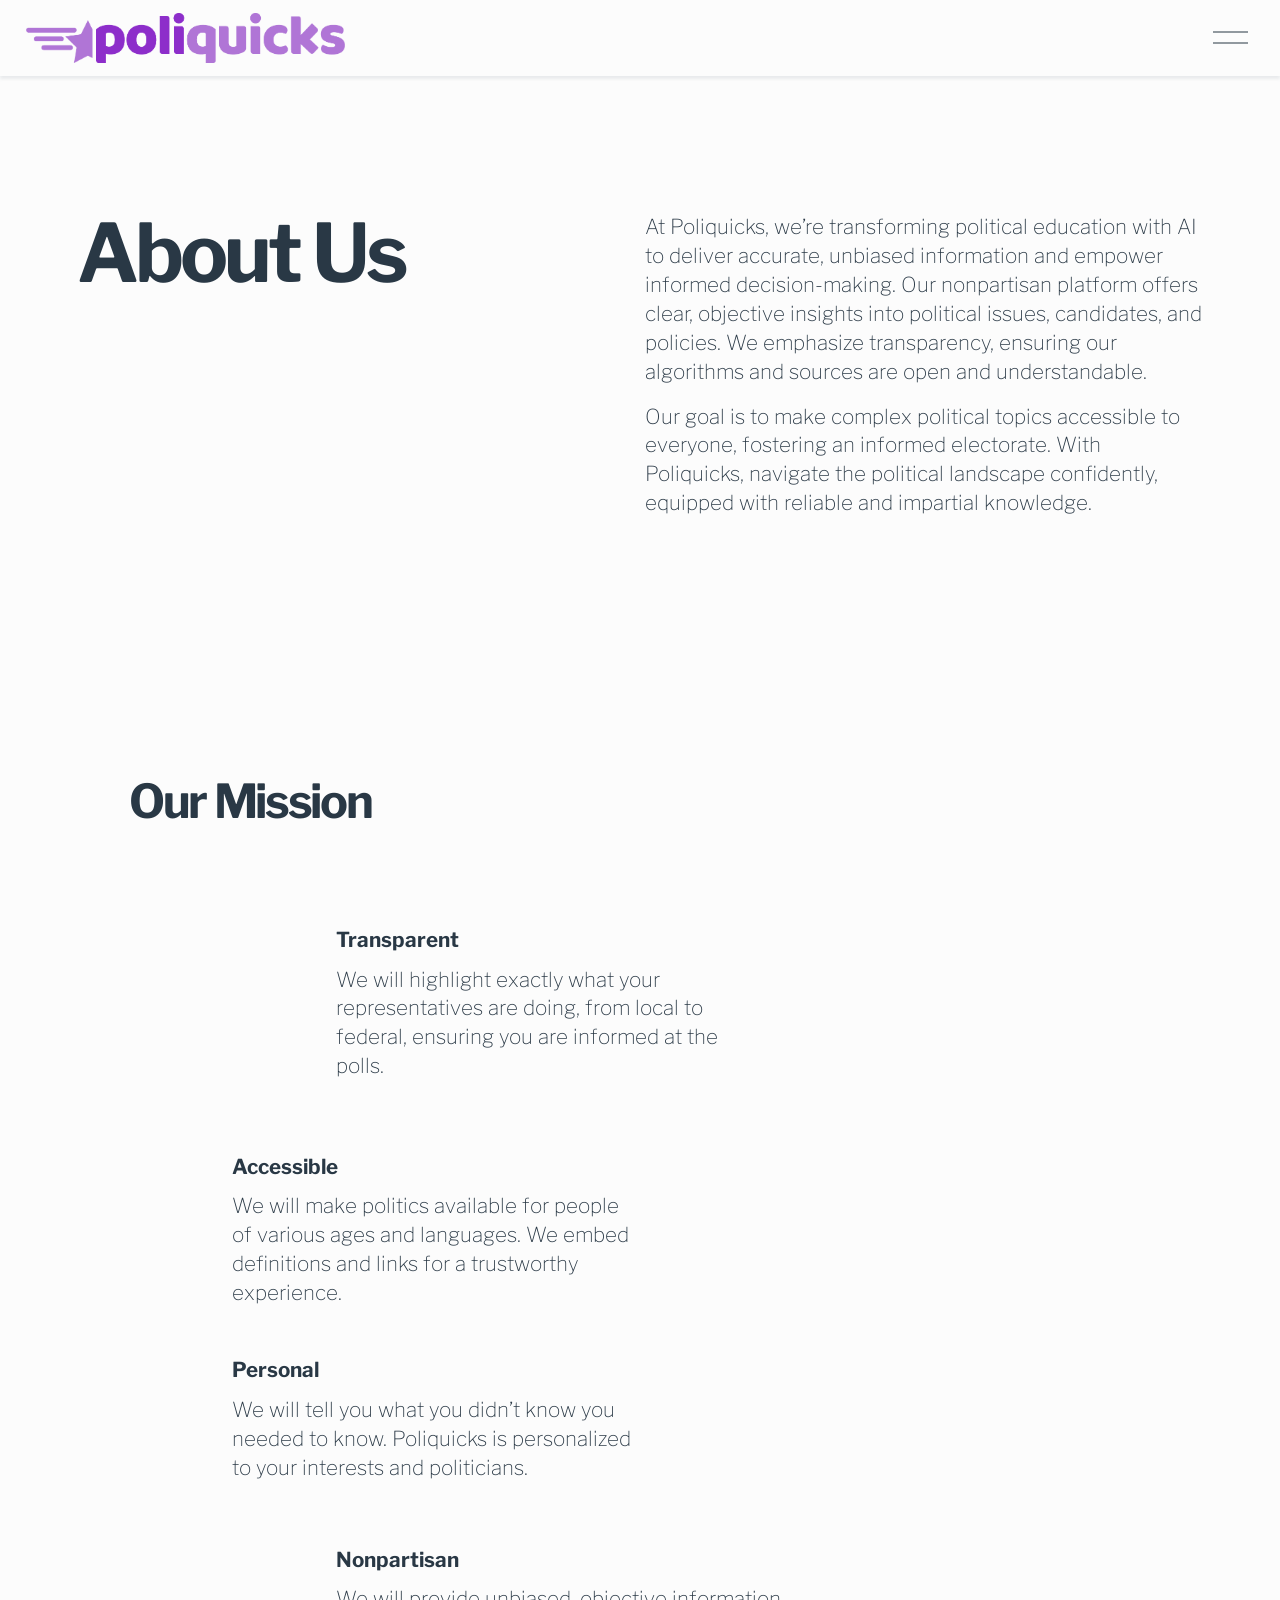
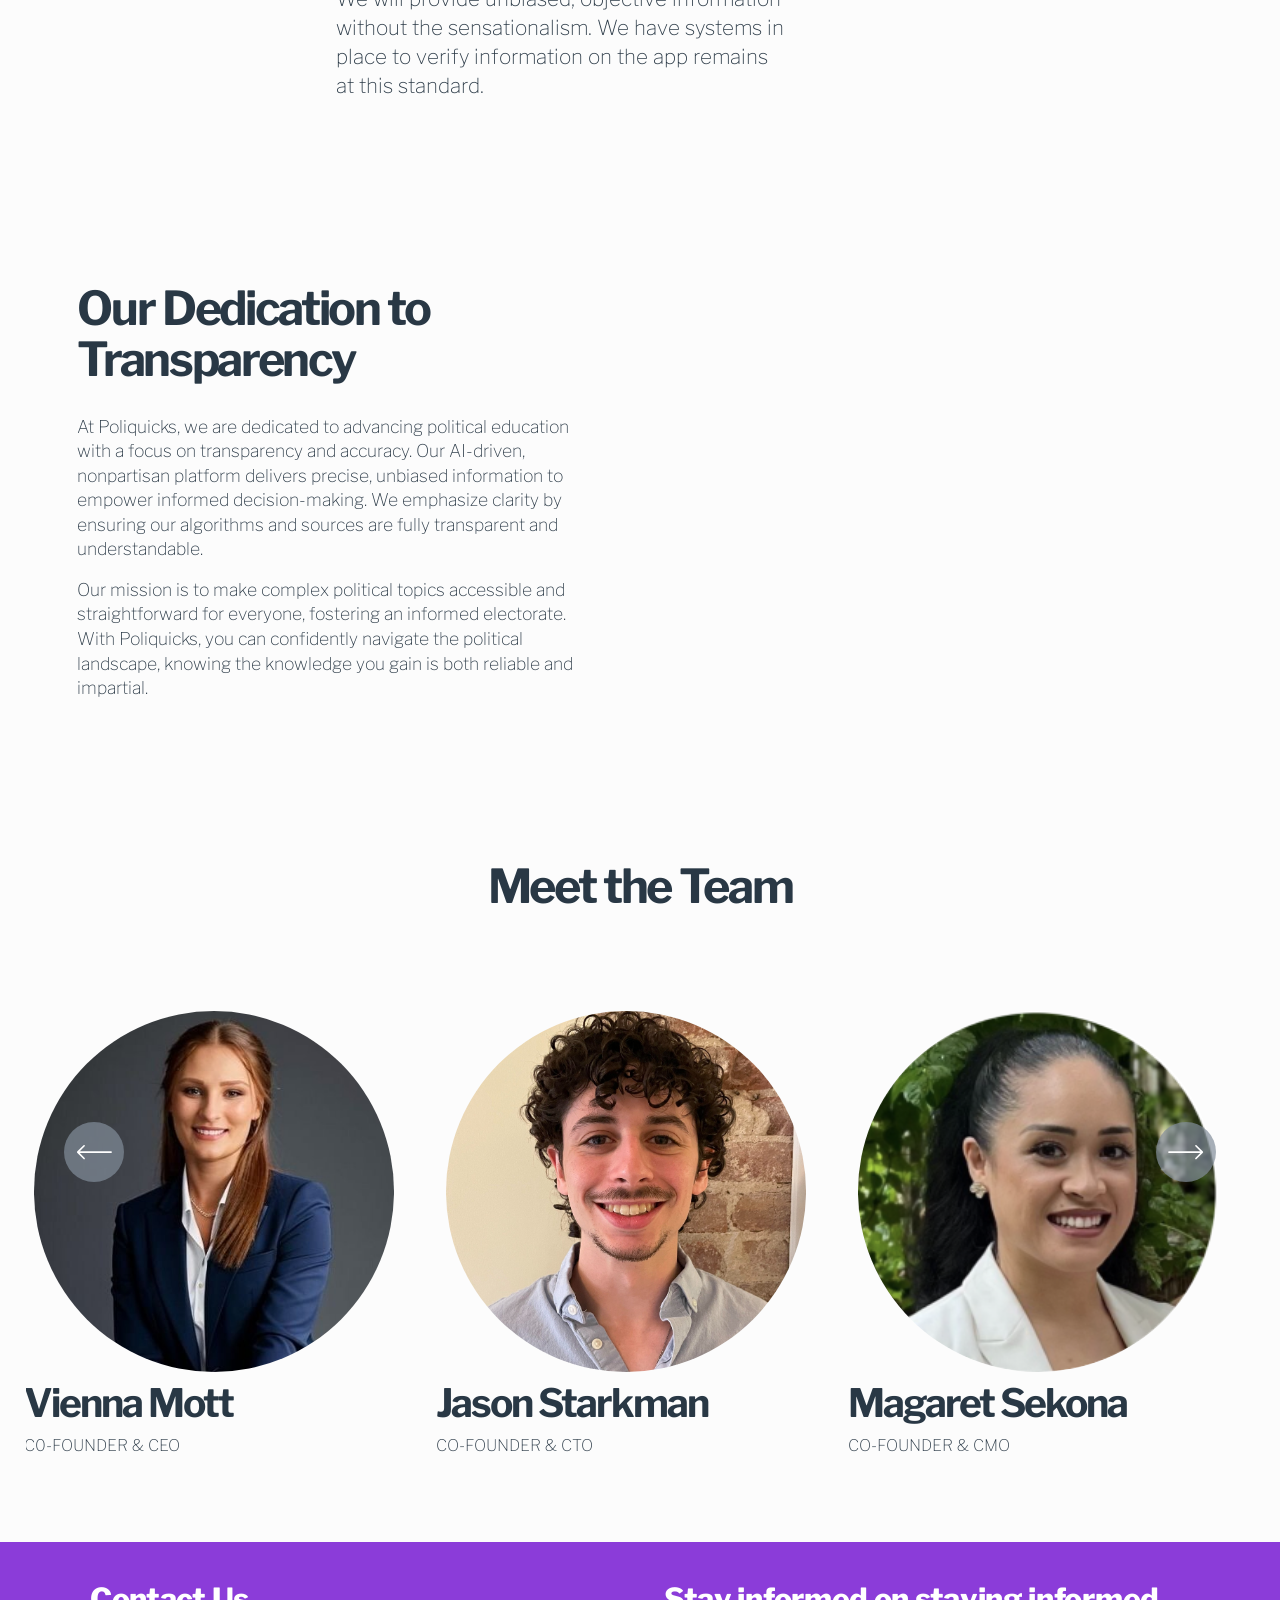
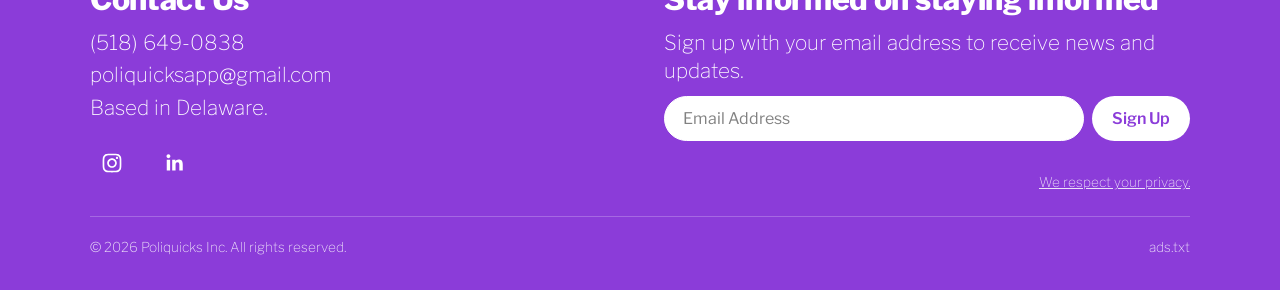
<file: site/about.html>
<!doctype html>
<html xmlns:og="http://opengraphprotocol.org/schema/" xmlns:fb="http://www.facebook.com/2008/fbml" lang="en-US"  >
  <head>
    <meta http-equiv="X-UA-Compatible" content="IE=edge,chrome=1">
    <meta name="viewport" content="width=device-width, initial-scale=1">
    <!-- This is Squarespace. --><!-- khaki-heptagon-94pt -->
<base href="">
<meta charset="utf-8" />
<title>About &mdash; Poliquicks</title>
<meta http-equiv="Accept-CH" content="Sec-CH-UA-Platform-Version, Sec-CH-UA-Model" /><link rel="icon" type="image/x-icon" href="images.squarespace-cdn.com/content/v1/652519465c1d170faafb0f9f/be9a86e0-2550-4ee5-9f28-fbe44a729155/favicon.ico%3Fformat=100w"/>
<link rel="canonical" href="about.html"/>
<meta property="og:site_name" content="Poliquicks"/>
<meta property="og:title" content="About &mdash; Poliquicks"/>
<meta property="og:url" content="https://www.poliquicks.com/about"/>
<meta property="og:type" content="website"/>
<meta itemprop="name" content="About — Poliquicks"/>
<meta itemprop="url" content="https://www.poliquicks.com/about"/>
<meta name="twitter:title" content="About — Poliquicks"/>
<meta name="twitter:url" content="https://www.poliquicks.com/about"/>
<meta name="twitter:card" content="summary"/>
<meta name="description" content="" />
<link rel="preconnect" href="images.squarespace-cdn.com/index.html">
<link rel="preconnect" href="https://fonts.gstatic.com" crossorigin>
<link rel="stylesheet" href="https://fonts.googleapis.com/css2?family=Libre+Franklin:ital,wght@0,100;0,600;0,700;1,100;1,700">

<script type="text/javascript">SQUARESPACE_ROLLUPS = {};</script>
<script>(function(rollups, name) { if (!rollups[name]) { rollups[name] = {}; } rollups[name].js = ["//assets.squarespace.com/universal/scripts-compressed/extract-css-runtime-17551b8eafb5a42e-min.en-US.js"]; })(SQUARESPACE_ROLLUPS, 'squarespace-extract_css_runtime');</script>
<script>(function(rollups, name) { if (!rollups[name]) { rollups[name] = {}; } rollups[name].js = ["//assets.squarespace.com/universal/scripts-compressed/extract-css-moment-js-vendor-6f2a1f6ec9a41489-min.en-US.js"]; })(SQUARESPACE_ROLLUPS, 'squarespace-extract_css_moment_js_vendor');</script>
<script>(function(rollups, name) { if (!rollups[name]) { rollups[name] = {}; } rollups[name].js = ["//assets.squarespace.com/universal/scripts-compressed/cldr-resource-pack-22c6db795661f68d-min.en-US.js"]; })(SQUARESPACE_ROLLUPS, 'squarespace-cldr_resource_pack');</script>
<script>(function(rollups, name) { if (!rollups[name]) { rollups[name] = {}; } rollups[name].js = ["//assets.squarespace.com/universal/scripts-compressed/common-vendors-stable-b8d716935110c7b2-min.en-US.js"]; })(SQUARESPACE_ROLLUPS, 'squarespace-common_vendors_stable');</script>
<script>(function(rollups, name) { if (!rollups[name]) { rollups[name] = {}; } rollups[name].js = ["//assets.squarespace.com/universal/scripts-compressed/common-vendors-88286999a7ee6fd5-min.en-US.js"]; })(SQUARESPACE_ROLLUPS, 'squarespace-common_vendors');</script>
<script>(function(rollups, name) { if (!rollups[name]) { rollups[name] = {}; } rollups[name].js = ["//assets.squarespace.com/universal/scripts-compressed/common-685e8299b71caa80-min.en-US.js"]; })(SQUARESPACE_ROLLUPS, 'squarespace-common');</script>
<script>(function(rollups, name) { if (!rollups[name]) { rollups[name] = {}; } rollups[name].js = ["//assets.squarespace.com/universal/scripts-compressed/performance-b0b428cfbac6efcd-min.en-US.js"]; })(SQUARESPACE_ROLLUPS, 'squarespace-performance');</script>
<link rel="stylesheet" type="text/css" href="https://definitions.sqspcdn.com/website-component-definition/static-assets/website.components.imageFluid/43f3bffd-97e5-4cb9-811f-04bc8781637a_450/website.components.imageFluid.styles.css"/><link rel="stylesheet" type="text/css" href="https://definitions.sqspcdn.com/website-component-definition/static-assets/website.components.html/a56ba761-2010-41e4-b2a0-c832b25a35b8_463/website.components.html.styles.css"/><link rel="stylesheet" type="text/css" href="https://definitions.sqspcdn.com/website-component-definition/static-assets/website.components.socialLinks/66f754be-3c79-4cb4-a1bd-c4161084f493_241/website.components.socialLinks.styles.css"/><script defer src="https://definitions.sqspcdn.com/website-component-definition/static-assets/website.components.imageFluid/43f3bffd-97e5-4cb9-811f-04bc8781637a_450/image-effect-liquid.js"></script><script defer src="https://definitions.sqspcdn.com/website-component-definition/static-assets/website.components.imageFluid/43f3bffd-97e5-4cb9-811f-04bc8781637a_450/image-effect-refracted-lines.js"></script><script defer src="https://definitions.sqspcdn.com/website-component-definition/static-assets/website.components.html/a56ba761-2010-41e4-b2a0-c832b25a35b8_463/website.components.html.visitor.js"></script><script defer src="https://definitions.sqspcdn.com/website-component-definition/static-assets/website.components.imageFluid/43f3bffd-97e5-4cb9-811f-04bc8781637a_450/website.components.imageFluid.shared.constants.js"></script><script defer src="https://definitions.sqspcdn.com/website-component-definition/static-assets/website.components.imageFluid/43f3bffd-97e5-4cb9-811f-04bc8781637a_450/748.js"></script><script defer src="https://definitions.sqspcdn.com/website-component-definition/static-assets/website.components.imageFluid/43f3bffd-97e5-4cb9-811f-04bc8781637a_450/website.components.imageFluid.visitor.js"></script><script defer src="https://definitions.sqspcdn.com/website-component-definition/static-assets/website.components.imageFluid/43f3bffd-97e5-4cb9-811f-04bc8781637a_450/9882.js"></script><script defer src="https://definitions.sqspcdn.com/website-component-definition/static-assets/website.components.imageFluid/43f3bffd-97e5-4cb9-811f-04bc8781637a_450/image-effect-refracted-circles.js"></script><script defer src="https://definitions.sqspcdn.com/website-component-definition/static-assets/website.components.imageFluid/43f3bffd-97e5-4cb9-811f-04bc8781637a_450/8018.js"></script><script defer src="https://definitions.sqspcdn.com/website-component-definition/static-assets/website.components.imageFluid/43f3bffd-97e5-4cb9-811f-04bc8781637a_450/image-effect-film-grain.js"></script><script defer src="https://definitions.sqspcdn.com/website-component-definition/static-assets/website.components.socialLinks/66f754be-3c79-4cb4-a1bd-c4161084f493_241/website.components.socialLinks.visitor.js"></script><script defer src="https://definitions.sqspcdn.com/website-component-definition/static-assets/website.components.imageFluid/43f3bffd-97e5-4cb9-811f-04bc8781637a_450/image-effect-parallax.js"></script><script type="application/ld+json">{"url":"https://www.poliquicks.com","name":"Poliquicks","image":"//images.squarespace-cdn.com/content/v1/652519465c1d170faafb0f9f/9d097d1f-a950-4bba-a311-0d11b2d79bca/poliquicks-main-logo-full-color-rgb-900px-w-300ppi.png","@context":"http://schema.org","@type":"WebSite"}</script><link rel="stylesheet" type="text/css" href="static1.squarespace.com/static/versioned-site-css/652519465c1d170faafb0f9f/80/5c5a519771c10ba3470d8101/652519465c1d170faafb0fa7/1775/site.css%3Fnocustom=true.css"/><link rel="stylesheet" type="text/css" href="static1.squarespace.com/static/custom-css/652519465c1d170faafb0f9f/652519465c1d170faafb0fa7/2/custom.css"/><script>Static.COOKIE_BANNER_CAPABLE = true;</script>
<!-- End of Squarespace Headers -->
    
      <link rel="stylesheet" type="text/css" href="static1.squarespace.com/static/vta/5c5a519771c10ba3470d8101/versioned-assets/1776702257311-HDZJMCAP590VIVVXZE6Q/static.css">
    
    <link rel="stylesheet" href="assets/interactivity.css">
</head>

  <body
    id="collection-674e695f120a9915ad8387c9"
    class="
      tweak-blog-alternating-side-by-side-width-full tweak-blog-alternating-side-by-side-image-aspect-ratio-11-square tweak-blog-alternating-side-by-side-text-alignment-left tweak-blog-alternating-side-by-side-read-more-style-show tweak-blog-alternating-side-by-side-image-text-alignment-middle tweak-blog-alternating-side-by-side-delimiter-bullet tweak-blog-alternating-side-by-side-meta-position-top tweak-blog-alternating-side-by-side-primary-meta-categories tweak-blog-alternating-side-by-side-secondary-meta-date tweak-blog-alternating-side-by-side-excerpt-show image-block-poster-text-alignment-left image-block-card-content-position-center image-block-card-text-alignment-left image-block-overlap-content-position-center image-block-overlap-text-alignment-left image-block-collage-content-position-center image-block-collage-text-alignment-left image-block-stack-text-alignment-left form-use-theme-colors form-field-style-outline form-field-shape-pill form-field-border-all form-field-checkbox-type-icon form-field-checkbox-fill-outline form-field-checkbox-color-inverted form-field-checkbox-shape-rounded form-field-checkbox-layout-fit form-field-radio-type-icon form-field-radio-fill-outline form-field-radio-color-inverted form-field-radio-shape-rounded form-field-radio-layout-fit form-field-survey-fill-outline form-field-survey-color-inverted form-field-survey-shape-rounded form-field-hover-focus-outline form-submit-button-style-label  tweak-global-animations-complexity-level-detailed tweak-global-animations-animation-style-fade tweak-global-animations-animation-type-none tweak-global-animations-animation-curve-ease tweak-blog-masonry-width-full tweak-blog-masonry-text-alignment-left tweak-blog-masonry-primary-meta-categories tweak-blog-masonry-secondary-meta-date tweak-blog-masonry-meta-position-top tweak-blog-masonry-read-more-style-show tweak-blog-masonry-delimiter-space tweak-blog-masonry-image-placement-above tweak-blog-masonry-excerpt-show tweak-portfolio-grid-overlay-width-full tweak-portfolio-grid-overlay-height-small tweak-portfolio-grid-overlay-image-aspect-ratio-43-four-three tweak-portfolio-grid-overlay-text-placement-center tweak-portfolio-grid-overlay-show-text-after-hover tweak-blog-single-column-width-full tweak-blog-single-column-text-alignment-center tweak-blog-single-column-image-placement-above tweak-blog-single-column-delimiter-bullet tweak-blog-single-column-read-more-style-show tweak-blog-single-column-primary-meta-categories tweak-blog-single-column-secondary-meta-date tweak-blog-single-column-meta-position-top tweak-blog-single-column-content-full-post header-width-full tweak-transparent-header  tweak-fixed-header-style-basic tweak-blog-item-width-medium tweak-blog-item-text-alignment-left tweak-blog-item-meta-position-above-title tweak-blog-item-show-categories tweak-blog-item-show-date tweak-blog-item-show-author-name tweak-blog-item-show-author-profile tweak-blog-item-delimiter-bullet tweak-blog-side-by-side-width-full tweak-blog-side-by-side-image-placement-left tweak-blog-side-by-side-image-aspect-ratio-11-square tweak-blog-side-by-side-primary-meta-categories tweak-blog-side-by-side-secondary-meta-date tweak-blog-side-by-side-meta-position-top tweak-blog-side-by-side-text-alignment-left tweak-blog-side-by-side-image-text-alignment-middle tweak-blog-side-by-side-read-more-style-show tweak-blog-side-by-side-delimiter-bullet tweak-blog-side-by-side-excerpt-show primary-button-style-solid primary-button-shape-custom secondary-button-style-solid secondary-button-shape-custom tertiary-button-style-solid tertiary-button-shape-pill tweak-events-stacked-width-full tweak-events-stacked-height-large  tweak-events-stacked-show-thumbnails tweak-events-stacked-thumbnail-size-32-standard tweak-events-stacked-date-style-with-text tweak-events-stacked-show-time tweak-events-stacked-show-location  tweak-events-stacked-show-excerpt  tweak-blog-basic-grid-width-full tweak-blog-basic-grid-image-aspect-ratio-32-standard tweak-blog-basic-grid-text-alignment-left tweak-blog-basic-grid-delimiter-bullet tweak-blog-basic-grid-image-placement-above tweak-blog-basic-grid-read-more-style-show tweak-blog-basic-grid-primary-meta-categories tweak-blog-basic-grid-secondary-meta-date tweak-blog-basic-grid-excerpt-show tweak-portfolio-grid-basic-width-full tweak-portfolio-grid-basic-height-small tweak-portfolio-grid-basic-image-aspect-ratio-43-four-three tweak-portfolio-grid-basic-text-alignment-left tweak-portfolio-grid-basic-hover-effect-fade header-overlay-alignment-center tweak-portfolio-index-background-link-format-stacked tweak-portfolio-index-background-width-full tweak-portfolio-index-background-height-large  tweak-portfolio-index-background-vertical-alignment-middle tweak-portfolio-index-background-horizontal-alignment-center tweak-portfolio-index-background-delimiter-none tweak-portfolio-index-background-animation-type-fade tweak-portfolio-index-background-animation-duration-medium tweak-portfolio-hover-follow-layout-inline  tweak-portfolio-hover-follow-delimiter-forward-slash tweak-portfolio-hover-follow-animation-type-fade tweak-portfolio-hover-follow-animation-duration-medium tweak-portfolio-hover-static-layout-stacked  tweak-portfolio-hover-static-delimiter-forward-slash tweak-portfolio-hover-static-animation-type-scale-up tweak-portfolio-hover-static-animation-duration-medium hide-opentable-icons opentable-style-dark tweak-product-quick-view-button-style-floating tweak-product-quick-view-button-position-bottom tweak-product-quick-view-lightbox-excerpt-display-truncate tweak-product-quick-view-lightbox-show-arrows tweak-product-quick-view-lightbox-show-close-button tweak-product-quick-view-lightbox-controls-weight-light native-currency-code-usd collection-674e695f120a9915ad8387c9 collection-type-page collection-layout-default mobile-style-available sqs-seven-one
      
        
          
        
      
    "
    tabindex="-1"
  >
    <div
      id="siteWrapper"
      class="clearfix site-wrapper"
    >
      
        <div id="floatingCart" class="floating-cart hidden">
          
        </div>
      

      












  <header
    data-test="header"
    id="header"
    
    class="
      
        
          white
        
      
      header theme-col--primary
    "
    data-section-theme="white"
    data-controller="Header"
    data-current-styles="{
&quot;layout&quot;: &quot;navRight&quot;,
&quot;action&quot;: {
&quot;href&quot;: &quot;https://httpspqcreator-springcom.creator-spring.com/&quot;,
&quot;buttonText&quot;: &quot;Merch&quot;,
&quot;newWindow&quot;: true
},
&quot;showSocial&quot;: true,
&quot;socialOptions&quot;: {
&quot;socialBorderShape&quot;: &quot;none&quot;,
&quot;socialBorderStyle&quot;: &quot;outline&quot;,
&quot;socialBorderThickness&quot;: {
&quot;unit&quot;: &quot;px&quot;,
&quot;value&quot;: 1.0
}
},
&quot;menuOverlayTheme&quot;: &quot;white-bold&quot;,
&quot;menuOverlayAnimation&quot;: &quot;fade&quot;,
&quot;cartStyle&quot;: &quot;cart&quot;,
&quot;cartText&quot;: &quot;Cart&quot;,
&quot;showEmptyCartState&quot;: true,
&quot;cartOptions&quot;: {
&quot;iconType&quot;: &quot;solid-7&quot;,
&quot;cartBorderShape&quot;: &quot;none&quot;,
&quot;cartBorderStyle&quot;: &quot;outline&quot;,
&quot;cartBorderThickness&quot;: {
&quot;unit&quot;: &quot;px&quot;,
&quot;value&quot;: 1.0
}
},
&quot;showButton&quot;: true,
&quot;showCart&quot;: false,
&quot;showAccountLogin&quot;: false,
&quot;headerStyle&quot;: &quot;dynamic&quot;,
&quot;languagePicker&quot;: {
&quot;enabled&quot;: false,
&quot;iconEnabled&quot;: false,
&quot;iconType&quot;: &quot;globe&quot;,
&quot;flagShape&quot;: &quot;shiny&quot;,
&quot;languageFlags&quot;: [ ]
},
&quot;iconOptions&quot;: {
&quot;desktopDropdownIconOptions&quot;: {
&quot;endcapType&quot;: &quot;square&quot;,
&quot;folderDropdownIcon&quot;: &quot;none&quot;,
&quot;languagePickerIcon&quot;: &quot;openArrowHead&quot;
},
&quot;mobileDropdownIconOptions&quot;: {
&quot;endcapType&quot;: &quot;square&quot;,
&quot;folderDropdownIcon&quot;: &quot;openArrowHead&quot;,
&quot;languagePickerIcon&quot;: &quot;openArrowHead&quot;
}
},
&quot;mobileOptions&quot;: {
&quot;layout&quot;: &quot;logoLeftNavRight&quot;,
&quot;menuIconOptions&quot;: {
&quot;style&quot;: &quot;doubleLineHamburger&quot;,
&quot;thickness&quot;: {
&quot;unit&quot;: &quot;px&quot;,
&quot;value&quot;: 1.0
}
}
},
&quot;solidOptions&quot;: {
&quot;headerOpacity&quot;: {
&quot;unit&quot;: &quot;%&quot;,
&quot;value&quot;: 100.0
},
&quot;blurBackground&quot;: {
&quot;enabled&quot;: false,
&quot;blurRadius&quot;: {
&quot;unit&quot;: &quot;px&quot;,
&quot;value&quot;: 12.0
}
},
&quot;backgroundColor&quot;: {
&quot;type&quot;: &quot;SITE_PALETTE_COLOR&quot;,
&quot;sitePaletteColor&quot;: {
&quot;colorName&quot;: &quot;white&quot;,
&quot;alphaModifier&quot;: 1.0
}
},
&quot;navigationColor&quot;: {
&quot;type&quot;: &quot;SITE_PALETTE_COLOR&quot;,
&quot;sitePaletteColor&quot;: {
&quot;colorName&quot;: &quot;black&quot;,
&quot;alphaModifier&quot;: 1.0
}
}
},
&quot;gradientOptions&quot;: {
&quot;gradientType&quot;: &quot;faded&quot;,
&quot;headerOpacity&quot;: {
&quot;unit&quot;: &quot;%&quot;,
&quot;value&quot;: 90.0
},
&quot;blurBackground&quot;: {
&quot;enabled&quot;: false,
&quot;blurRadius&quot;: {
&quot;unit&quot;: &quot;px&quot;,
&quot;value&quot;: 12.0
}
},
&quot;backgroundColor&quot;: {
&quot;type&quot;: &quot;SITE_PALETTE_COLOR&quot;,
&quot;sitePaletteColor&quot;: {
&quot;colorName&quot;: &quot;white&quot;,
&quot;alphaModifier&quot;: 1.0
}
},
&quot;navigationColor&quot;: {
&quot;type&quot;: &quot;SITE_PALETTE_COLOR&quot;,
&quot;sitePaletteColor&quot;: {
&quot;colorName&quot;: &quot;black&quot;,
&quot;alphaModifier&quot;: 1.0
}
}
},
&quot;dropShadowOptions&quot;: {
&quot;enabled&quot;: true,
&quot;blur&quot;: {
&quot;unit&quot;: &quot;px&quot;,
&quot;value&quot;: 3.0
},
&quot;spread&quot;: {
&quot;unit&quot;: &quot;px&quot;,
&quot;value&quot;: 0.0
},
&quot;distance&quot;: {
&quot;unit&quot;: &quot;px&quot;,
&quot;value&quot;: 3.0
},
&quot;color&quot;: {
&quot;type&quot;: &quot;SITE_PALETTE_COLOR&quot;,
&quot;sitePaletteColor&quot;: {
&quot;colorName&quot;: &quot;accent&quot;,
&quot;alphaModifier&quot;: 1.0
}
}
},
&quot;borderOptions&quot;: {
&quot;enabled&quot;: false,
&quot;position&quot;: &quot;bottom&quot;,
&quot;thickness&quot;: {
&quot;unit&quot;: &quot;px&quot;,
&quot;value&quot;: 1.0
},
&quot;color&quot;: {
&quot;type&quot;: &quot;SITE_PALETTE_COLOR&quot;,
&quot;sitePaletteColor&quot;: {
&quot;colorName&quot;: &quot;accent&quot;,
&quot;alphaModifier&quot;: 0.3
}
}
},
&quot;showPromotedElement&quot;: false,
&quot;buttonVariant&quot;: &quot;secondary&quot;,
&quot;blurBackground&quot;: {
&quot;enabled&quot;: false,
&quot;blurRadius&quot;: {
&quot;unit&quot;: &quot;px&quot;,
&quot;value&quot;: 12.0
}
},
&quot;headerOpacity&quot;: {
&quot;unit&quot;: &quot;%&quot;,
&quot;value&quot;: 100.0
}
}"
    data-section-id="header"
    data-header-style="dynamic"
    data-language-picker="{
&quot;enabled&quot;: false,
&quot;iconEnabled&quot;: false,
&quot;iconType&quot;: &quot;globe&quot;,
&quot;flagShape&quot;: &quot;shiny&quot;,
&quot;languageFlags&quot;: [ ]
}"
    data-native-multilingual=""
    
    data-first-focusable-element
    tabindex="-1"
    style="
      
        --headerDropShadowColor: hsla(var(--accent-hsl), 1);
      
      
        --headerBorderColor: hsla(var(--accent-hsl), 0.3);
      
      
        --solidHeaderBackgroundColor: hsla(var(--white-hsl), 1);
      
      
        --solidHeaderNavigationColor: hsla(var(--black-hsl), 1);
      
      
        --gradientHeaderBackgroundColor: hsla(var(--white-hsl), 1);
      
      
        --gradientHeaderNavigationColor: hsla(var(--black-hsl), 1);
      
    "
  >
    <svg  style="display:none" viewBox="0 0 22 22" xmlns="http://www.w3.org/2000/svg">
  <symbol id="circle" >
    <path d="M11.5 17C14.5376 17 17 14.5376 17 11.5C17 8.46243 14.5376 6 11.5 6C8.46243 6 6 8.46243 6 11.5C6 14.5376 8.46243 17 11.5 17Z" fill="none" />
  </symbol>

  <symbol id="circleFilled" >
    <path d="M11.5 17C14.5376 17 17 14.5376 17 11.5C17 8.46243 14.5376 6 11.5 6C8.46243 6 6 8.46243 6 11.5C6 14.5376 8.46243 17 11.5 17Z" />
  </symbol>

  <symbol id="dash" >
    <path d="M11 11H19H3" />
  </symbol>

  <symbol id="squareFilled" >
    <rect x="6" y="6" width="11" height="11" />
  </symbol>

  <symbol id="square" >
    <rect x="7" y="7" width="9" height="9" fill="none" stroke="inherit" />
  </symbol>
  
  <symbol id="plus" >
    <path d="M11 3V19" />
    <path d="M19 11L3 11"/>
  </symbol>
  
  <symbol id="closedArrow" >
    <path d="M11 11V2M11 18.1797L17 11.1477L5 11.1477L11 18.1797Z" fill="none" />
  </symbol>
  
  <symbol id="closedArrowFilled" >
    <path d="M11 11L11 2" stroke="inherit" fill="none"  />
    <path fill-rule="evenodd" clip-rule="evenodd" d="M2.74695 9.38428L19.038 9.38428L10.8925 19.0846L2.74695 9.38428Z" stroke-width="1" />
  </symbol>
  
  <symbol id="closedArrowHead" viewBox="0 0 22 22"  xmlns="http://www.w3.org/2000/symbol">
    <path d="M18 7L11 15L4 7L18 7Z" fill="none" stroke="inherit" />
  </symbol>
  
  
  <symbol id="closedArrowHeadFilled" viewBox="0 0 22 22"  xmlns="http://www.w3.org/2000/symbol">
    <path d="M18.875 6.5L11 15.5L3.125 6.5L18.875 6.5Z" />
  </symbol>
  
  <symbol id="openArrow" >
    <path d="M11 18.3591L11 3" stroke="inherit" fill="none"  />
    <path d="M18 11.5L11 18.5L4 11.5" stroke="inherit" fill="none"  />
  </symbol>
  
  <symbol id="openArrowHead" >
    <path d="M18 7L11 14L4 7" fill="none" />
  </symbol>

  <symbol id="pinchedArrow" >
    <path d="M11 17.3591L11 2" fill="none" />
    <path d="M2 11C5.85455 12.2308 8.81818 14.9038 11 18C13.1818 14.8269 16.1455 12.1538 20 11" fill="none" />
  </symbol>

  <symbol id="pinchedArrowFilled" >
    <path d="M11.05 10.4894C7.04096 8.73759 1.05005 8 1.05005 8C6.20459 11.3191 9.41368 14.1773 11.05 21C12.6864 14.0851 15.8955 11.227 21.05 8C21.05 8 15.0591 8.73759 11.05 10.4894Z" stroke-width="1"/>
    <path d="M11 11L11 1" fill="none"/>
  </symbol>

  <symbol id="pinchedArrowHead" >
    <path d="M2 7.24091C5.85455 8.40454 8.81818 10.9318 11 13.8591C13.1818 10.8591 16.1455 8.33181 20 7.24091"  fill="none" />
  </symbol>
  
  <symbol id="pinchedArrowHeadFilled" >
    <path d="M11.05 7.1591C7.04096 5.60456 1.05005 4.95001 1.05005 4.95001C6.20459 7.89547 9.41368 10.4318 11.05 16.4864C12.6864 10.35 15.8955 7.81365 21.05 4.95001C21.05 4.95001 15.0591 5.60456 11.05 7.1591Z" />
  </symbol>

</svg>
    
<div class="sqs-announcement-bar-dropzone"></div>

    <div class="header-announcement-bar-wrapper">
      
      <a
        href="about.html#page"
        class="header-skip-link sqs-button-element--primary"
      >
        Skip to Content
      </a>
      


<style>
    @supports (-webkit-backdrop-filter: none) or (backdrop-filter: none) {
        .header-blur-background {
            
            
        }
    }
</style>
      <div
        class="header-border"
        data-header-style="dynamic"
        data-header-border="false"
        data-test="header-border"
        style="




"
      ></div>
      <div
        class="header-dropshadow"
        data-header-style="dynamic"
        data-header-dropshadow="true"
        data-test="header-dropshadow"
        style="
  box-shadow: 0px 3px 3px 0px;
"
      ></div>
      
      

      <div class='header-inner container--fluid
        
        
        
         header-mobile-layout-logo-left-nav-right
        
        
        
        
        
        
         header-layout-nav-right
        
        
        
        
        
        
        
        
        '
        data-test="header-inner"
        >
        <!-- Background -->
        <div class="header-background theme-bg--primary"></div>

        <div class="header-display-desktop" data-content-field="site-title">
          

          

          

          

          

          
          
            
            <!-- Social -->
            
              
            
          
            
            <!-- Title and nav wrapper -->
            <div class="header-title-nav-wrapper">
              

              

              
                
                <!-- Title -->
                
                  <div
                    class="
                      header-title
                      
                    "
                    data-animation-role="header-element"
                  >
                    
                      <div class="header-title-logo">
                        <a href="index.html" data-animation-role="header-element">
                        
<img elementtiming="nbf-header-logo-desktop" src="images.squarespace-cdn.com/content/v1/652519465c1d170faafb0f9f/9d097d1f-a950-4bba-a311-0d11b2d79bca/poliquicks-main-logo-full-color-rgb-900px-w-300ppi.png%3Fformat=1500w" alt="Poliquicks" style="display:block" fetchpriority="high" loading="eager" decoding="async" data-loader="raw">

                        </a>
                      </div>

                    
                    
                  </div>
                
              
                
                <!-- Nav -->
                <div class="header-nav">
                  <div class="header-nav-wrapper">
                    <nav class="header-nav-list">
                      


  
    <div class="header-nav-item header-nav-item--collection header-nav-item--homepage">
      <a
        href="index.html"
        data-animation-role="header-element"
        
      >
        Home
      </a>
    </div>
  
  
  


  
    <div class="header-nav-item header-nav-item--collection header-nav-item--active">
      <a
        href="about.html"
        data-animation-role="header-element"
        
          aria-current="page"
        
      >
        About  
      </a>
    </div>
  
  
  


  
    <div class="header-nav-item header-nav-item--collection">
      <a
        href="teacher-trainings.html"
        data-animation-role="header-element"
        
      >
        Teacher Trainings
      </a>
    </div>
  
  
  


  
    <div class="header-nav-item header-nav-item--collection">
      <a
        href="curriculum-supplements.html"
        data-animation-role="header-element"
        
      >
        Curriculum Supplements
      </a>
    </div>
  
  
  


  
    <div class="header-nav-item header-nav-item--collection">
      <a
        href="partners-and-sources.html"
        data-animation-role="header-element"
        
      >
        Our Partners and Sources
      </a>
    </div>
  
  
  



                    </nav>
                  </div>
                </div>
              
              
            </div>
          
            
            <!-- Actions -->
            <div class="header-actions header-actions--right">
              
              
                
                  <div class="header-actions-action header-actions-action--social">
                    
                      
                        <a class="icon icon--fill  header-icon header-icon-border-shape-none header-icon-border-style-outline"  href="https://www.instagram.com/poliquicks.app/" target="_blank" aria-label="Instagram">
                          <svg viewBox="23 23 64 64">
                            <use xlink:href="#instagram-unauth-icon" width="110" height="110"></use>
                          </svg>
                        </a>
                      
                        <a class="icon icon--fill  header-icon header-icon-border-shape-none header-icon-border-style-outline"  href="https://www.linkedin.com/company/poliquicks/posts/?feedView=all" target="_blank" aria-label="LinkedIn">
                          <svg viewBox="23 23 64 64">
                            <use xlink:href="#linkedin-unauth-icon" width="110" height="110"></use>
                          </svg>
                        </a>
                      
                    
                  </div>
                
              

              

            
            

              
              <div class="showOnMobile">
                
              </div>

              
              <div class="showOnDesktop">
                
              </div>

              
                <div class="header-actions-action header-actions-action--cta" data-animation-role="header-element">
                  <a
                    class="btn btn--border theme-btn--primary-inverse sqs-button-element--secondary"
                    href="https://httpspqcreator-springcom.creator-spring.com/"
                    target="_blank"
                  >
                    Merch
                  </a>
                </div>
              
            </div>
          
            


<style>
  .top-bun, 
  .patty, 
  .bottom-bun {
    height: 1px;
  }
</style>

<!-- Burger -->
<div class="header-burger

  menu-overlay-has-visible-non-navigation-items

" data-animation-role="header-element">
  <button class="header-burger-btn burger" data-test="header-burger">
    <span hidden class="js-header-burger-open-title visually-hidden">Open Menu</span>
    <span hidden class="js-header-burger-close-title visually-hidden">Close Menu</span>
    <div class="burger-box">
      <div class="burger-inner header-menu-icon-doubleLineHamburger">
        <div class="top-bun"></div>
        <div class="patty"></div>
        <div class="bottom-bun"></div>
      </div>
    </div>
  </button>
</div>

          

        </div>
        <div class="header-display-mobile" data-content-field="site-title">
          
            
            <!-- Social -->
            
              
            
          
            
            <!-- Title and nav wrapper -->
            <div class="header-title-nav-wrapper">
              

              

              
                
                <!-- Title -->
                
                  <div
                    class="
                      header-title
                      
                    "
                    data-animation-role="header-element"
                  >
                    
                      <div class="header-title-logo">
                        <a href="index.html" data-animation-role="header-element">
                        
<img elementtiming="nbf-header-logo-desktop" src="images.squarespace-cdn.com/content/v1/652519465c1d170faafb0f9f/9d097d1f-a950-4bba-a311-0d11b2d79bca/poliquicks-main-logo-full-color-rgb-900px-w-300ppi.png%3Fformat=1500w" alt="Poliquicks" style="display:block" fetchpriority="high" loading="eager" decoding="async" data-loader="raw">

                        </a>
                      </div>

                    
                    
                  </div>
                
              
                
                <!-- Nav -->
                <div class="header-nav">
                  <div class="header-nav-wrapper">
                    <nav class="header-nav-list">
                      


  
    <div class="header-nav-item header-nav-item--collection header-nav-item--homepage">
      <a
        href="index.html"
        data-animation-role="header-element"
        
      >
        Home
      </a>
    </div>
  
  
  


  
    <div class="header-nav-item header-nav-item--collection header-nav-item--active">
      <a
        href="about.html"
        data-animation-role="header-element"
        
          aria-current="page"
        
      >
        About  
      </a>
    </div>
  
  
  


  
    <div class="header-nav-item header-nav-item--collection">
      <a
        href="teacher-trainings.html"
        data-animation-role="header-element"
        
      >
        Teacher Trainings
      </a>
    </div>
  
  
  


  
    <div class="header-nav-item header-nav-item--collection">
      <a
        href="curriculum-supplements.html"
        data-animation-role="header-element"
        
      >
        Curriculum Supplements
      </a>
    </div>
  
  
  


  
    <div class="header-nav-item header-nav-item--collection">
      <a
        href="partners-and-sources.html"
        data-animation-role="header-element"
        
      >
        Our Partners and Sources
      </a>
    </div>
  
  
  



                    </nav>
                  </div>
                </div>
              
              
            </div>
          
            
            <!-- Actions -->
            <div class="header-actions header-actions--right">
              
              
                
                  <div class="header-actions-action header-actions-action--social">
                    
                      
                        <a class="icon icon--fill  header-icon header-icon-border-shape-none header-icon-border-style-outline"  href="https://www.instagram.com/poliquicks.app/" target="_blank" aria-label="Instagram">
                          <svg viewBox="23 23 64 64">
                            <use xlink:href="#instagram-unauth-icon" width="110" height="110"></use>
                          </svg>
                        </a>
                      
                        <a class="icon icon--fill  header-icon header-icon-border-shape-none header-icon-border-style-outline"  href="https://www.linkedin.com/company/poliquicks/posts/?feedView=all" target="_blank" aria-label="LinkedIn">
                          <svg viewBox="23 23 64 64">
                            <use xlink:href="#linkedin-unauth-icon" width="110" height="110"></use>
                          </svg>
                        </a>
                      
                    
                  </div>
                
              

              

            
            

              
              <div class="showOnMobile">
                
              </div>

              
              <div class="showOnDesktop">
                
              </div>

              
                <div class="header-actions-action header-actions-action--cta" data-animation-role="header-element">
                  <a
                    class="btn btn--border theme-btn--primary-inverse sqs-button-element--secondary"
                    href="https://httpspqcreator-springcom.creator-spring.com/"
                    target="_blank"
                  >
                    Merch
                  </a>
                </div>
              
            </div>
          
            


<style>
  .top-bun, 
  .patty, 
  .bottom-bun {
    height: 1px;
  }
</style>

<!-- Burger -->
<div class="header-burger

  menu-overlay-has-visible-non-navigation-items

" data-animation-role="header-element">
  <button class="header-burger-btn burger" data-test="header-burger">
    <span hidden class="js-header-burger-open-title visually-hidden">Open Menu</span>
    <span hidden class="js-header-burger-close-title visually-hidden">Close Menu</span>
    <div class="burger-box">
      <div class="burger-inner header-menu-icon-doubleLineHamburger">
        <div class="top-bun"></div>
        <div class="patty"></div>
        <div class="bottom-bun"></div>
      </div>
    </div>
  </button>
</div>

          
          
          
          
          
        </div>
      </div>
    </div>
    <!-- (Mobile) Menu Navigation -->
    <div class="header-menu header-menu--folder-list
      white-bold
      
      
      
      
      "
      data-section-theme="white-bold"
      data-current-styles="{
&quot;layout&quot;: &quot;navRight&quot;,
&quot;action&quot;: {
&quot;href&quot;: &quot;https://httpspqcreator-springcom.creator-spring.com/&quot;,
&quot;buttonText&quot;: &quot;Merch&quot;,
&quot;newWindow&quot;: true
},
&quot;showSocial&quot;: true,
&quot;socialOptions&quot;: {
&quot;socialBorderShape&quot;: &quot;none&quot;,
&quot;socialBorderStyle&quot;: &quot;outline&quot;,
&quot;socialBorderThickness&quot;: {
&quot;unit&quot;: &quot;px&quot;,
&quot;value&quot;: 1.0
}
},
&quot;menuOverlayTheme&quot;: &quot;white-bold&quot;,
&quot;menuOverlayAnimation&quot;: &quot;fade&quot;,
&quot;cartStyle&quot;: &quot;cart&quot;,
&quot;cartText&quot;: &quot;Cart&quot;,
&quot;showEmptyCartState&quot;: true,
&quot;cartOptions&quot;: {
&quot;iconType&quot;: &quot;solid-7&quot;,
&quot;cartBorderShape&quot;: &quot;none&quot;,
&quot;cartBorderStyle&quot;: &quot;outline&quot;,
&quot;cartBorderThickness&quot;: {
&quot;unit&quot;: &quot;px&quot;,
&quot;value&quot;: 1.0
}
},
&quot;showButton&quot;: true,
&quot;showCart&quot;: false,
&quot;showAccountLogin&quot;: false,
&quot;headerStyle&quot;: &quot;dynamic&quot;,
&quot;languagePicker&quot;: {
&quot;enabled&quot;: false,
&quot;iconEnabled&quot;: false,
&quot;iconType&quot;: &quot;globe&quot;,
&quot;flagShape&quot;: &quot;shiny&quot;,
&quot;languageFlags&quot;: [ ]
},
&quot;iconOptions&quot;: {
&quot;desktopDropdownIconOptions&quot;: {
&quot;endcapType&quot;: &quot;square&quot;,
&quot;folderDropdownIcon&quot;: &quot;none&quot;,
&quot;languagePickerIcon&quot;: &quot;openArrowHead&quot;
},
&quot;mobileDropdownIconOptions&quot;: {
&quot;endcapType&quot;: &quot;square&quot;,
&quot;folderDropdownIcon&quot;: &quot;openArrowHead&quot;,
&quot;languagePickerIcon&quot;: &quot;openArrowHead&quot;
}
},
&quot;mobileOptions&quot;: {
&quot;layout&quot;: &quot;logoLeftNavRight&quot;,
&quot;menuIconOptions&quot;: {
&quot;style&quot;: &quot;doubleLineHamburger&quot;,
&quot;thickness&quot;: {
&quot;unit&quot;: &quot;px&quot;,
&quot;value&quot;: 1.0
}
}
},
&quot;solidOptions&quot;: {
&quot;headerOpacity&quot;: {
&quot;unit&quot;: &quot;%&quot;,
&quot;value&quot;: 100.0
},
&quot;blurBackground&quot;: {
&quot;enabled&quot;: false,
&quot;blurRadius&quot;: {
&quot;unit&quot;: &quot;px&quot;,
&quot;value&quot;: 12.0
}
},
&quot;backgroundColor&quot;: {
&quot;type&quot;: &quot;SITE_PALETTE_COLOR&quot;,
&quot;sitePaletteColor&quot;: {
&quot;colorName&quot;: &quot;white&quot;,
&quot;alphaModifier&quot;: 1.0
}
},
&quot;navigationColor&quot;: {
&quot;type&quot;: &quot;SITE_PALETTE_COLOR&quot;,
&quot;sitePaletteColor&quot;: {
&quot;colorName&quot;: &quot;black&quot;,
&quot;alphaModifier&quot;: 1.0
}
}
},
&quot;gradientOptions&quot;: {
&quot;gradientType&quot;: &quot;faded&quot;,
&quot;headerOpacity&quot;: {
&quot;unit&quot;: &quot;%&quot;,
&quot;value&quot;: 90.0
},
&quot;blurBackground&quot;: {
&quot;enabled&quot;: false,
&quot;blurRadius&quot;: {
&quot;unit&quot;: &quot;px&quot;,
&quot;value&quot;: 12.0
}
},
&quot;backgroundColor&quot;: {
&quot;type&quot;: &quot;SITE_PALETTE_COLOR&quot;,
&quot;sitePaletteColor&quot;: {
&quot;colorName&quot;: &quot;white&quot;,
&quot;alphaModifier&quot;: 1.0
}
},
&quot;navigationColor&quot;: {
&quot;type&quot;: &quot;SITE_PALETTE_COLOR&quot;,
&quot;sitePaletteColor&quot;: {
&quot;colorName&quot;: &quot;black&quot;,
&quot;alphaModifier&quot;: 1.0
}
}
},
&quot;dropShadowOptions&quot;: {
&quot;enabled&quot;: true,
&quot;blur&quot;: {
&quot;unit&quot;: &quot;px&quot;,
&quot;value&quot;: 3.0
},
&quot;spread&quot;: {
&quot;unit&quot;: &quot;px&quot;,
&quot;value&quot;: 0.0
},
&quot;distance&quot;: {
&quot;unit&quot;: &quot;px&quot;,
&quot;value&quot;: 3.0
},
&quot;color&quot;: {
&quot;type&quot;: &quot;SITE_PALETTE_COLOR&quot;,
&quot;sitePaletteColor&quot;: {
&quot;colorName&quot;: &quot;accent&quot;,
&quot;alphaModifier&quot;: 1.0
}
}
},
&quot;borderOptions&quot;: {
&quot;enabled&quot;: false,
&quot;position&quot;: &quot;bottom&quot;,
&quot;thickness&quot;: {
&quot;unit&quot;: &quot;px&quot;,
&quot;value&quot;: 1.0
},
&quot;color&quot;: {
&quot;type&quot;: &quot;SITE_PALETTE_COLOR&quot;,
&quot;sitePaletteColor&quot;: {
&quot;colorName&quot;: &quot;accent&quot;,
&quot;alphaModifier&quot;: 0.3
}
}
},
&quot;showPromotedElement&quot;: false,
&quot;buttonVariant&quot;: &quot;secondary&quot;,
&quot;blurBackground&quot;: {
&quot;enabled&quot;: false,
&quot;blurRadius&quot;: {
&quot;unit&quot;: &quot;px&quot;,
&quot;value&quot;: 12.0
}
},
&quot;headerOpacity&quot;: {
&quot;unit&quot;: &quot;%&quot;,
&quot;value&quot;: 100.0
}
}"
      data-section-id="overlay-nav"
      data-show-account-login="false"
      data-test="header-menu">
      <div class="header-menu-bg theme-bg--primary"></div>
      <div class="header-menu-nav">
        <nav class="header-menu-nav-list">
          <div data-folder="root" class="header-menu-nav-folder">
            <div class="header-menu-nav-folder-content">
              <!-- Menu Navigation -->
<div class="header-menu-nav-wrapper">
  
    
      
        
          
            <div class="container header-menu-nav-item header-menu-nav-item--collection header-menu-nav-item--homepage">
              <a
                href="index.html"
                
              >
                <div class="header-menu-nav-item-content">
                  Home
                </div>
              </a>
            </div>
          
        
      
    
      
        
          
            <div class="container header-menu-nav-item header-menu-nav-item--collection header-menu-nav-item--active">
              <a
                href="about.html"
                
                  aria-current="page"
                
              >
                <div class="header-menu-nav-item-content">
                  About  
                </div>
              </a>
            </div>
          
        
      
    
      
        
          
            <div class="container header-menu-nav-item header-menu-nav-item--collection">
              <a
                href="teacher-trainings.html"
                
              >
                <div class="header-menu-nav-item-content">
                  Teacher Trainings
                </div>
              </a>
            </div>
          
        
      
    
      
        
          
            <div class="container header-menu-nav-item header-menu-nav-item--collection">
              <a
                href="curriculum-supplements.html"
                
              >
                <div class="header-menu-nav-item-content">
                  Curriculum Supplements
                </div>
              </a>
            </div>
          
        
      
    
      
        
          
            <div class="container header-menu-nav-item header-menu-nav-item--collection">
              <a
                href="partners-and-sources.html"
                
              >
                <div class="header-menu-nav-item-content">
                  Our Partners and Sources
                </div>
              </a>
            </div>
          
        
      
    
  
</div>

              
            </div>
            
              <div class="header-menu-actions social-accounts">
                
                  
                    <div class="header-menu-actions-action header-menu-actions-action--social mobile">
                      <a class="icon icon--lg icon--fill  header-icon header-icon-border-shape-none header-icon-border-style-outline"  href="https://www.instagram.com/poliquicks.app/" target="_blank" aria-label="Instagram">
                        <svg viewBox="23 23 64 64">
                          <use xlink:href="#instagram-unauth-icon" width="110" height="110"></use>
                        </svg>
                      </a>
                    </div>
                  
                    <div class="header-menu-actions-action header-menu-actions-action--social mobile">
                      <a class="icon icon--lg icon--fill  header-icon header-icon-border-shape-none header-icon-border-style-outline"  href="https://www.linkedin.com/company/poliquicks/posts/?feedView=all" target="_blank" aria-label="LinkedIn">
                        <svg viewBox="23 23 64 64">
                          <use xlink:href="#linkedin-unauth-icon" width="110" height="110"></use>
                        </svg>
                      </a>
                    </div>
                  
                
              </div>
            
            
            
            <div class="header-menu-cta">
              <a
                class="theme-btn--primary btn sqs-button-element--secondary"
                href="https://httpspqcreator-springcom.creator-spring.com/"
                target="_blank"
              >
                Merch
              </a>
            </div>
            
          </div>
        </nav>
      </div>
    </div>
  </header>




      <main id="page" class="container" role="main">
        
          
            
<article class="sections" id="sections" data-page-sections="674e695f120a9915ad8387c8">
  
  
    
    


  
  










<section
  data-test="page-section"
  
  data-section-theme="white"
  class='page-section has-section-divider
    
      full-bleed-section
      layout-engine-section
    
    background-width--full-bleed
    
      
        section-height--custom
      
    
    
      content-width--wide
    
    horizontal-alignment--center
    vertical-alignment--middle
    
      
    
    
    white'
  
  data-section-id="674e695f120a9915ad8387cc"
  
  data-controller="SectionWrapperController"
  data-current-styles="{
&quot;imageOverlayOpacity&quot;: 0.15,
&quot;backgroundWidth&quot;: &quot;background-width--full-bleed&quot;,
&quot;sectionHeight&quot;: &quot;section-height--custom&quot;,
&quot;customSectionHeight&quot;: 1,
&quot;horizontalAlignment&quot;: &quot;horizontal-alignment--center&quot;,
&quot;verticalAlignment&quot;: &quot;vertical-alignment--middle&quot;,
&quot;contentWidth&quot;: &quot;content-width--wide&quot;,
&quot;customContentWidth&quot;: 50,
&quot;sectionTheme&quot;: &quot;white&quot;,
&quot;sectionAnimation&quot;: &quot;none&quot;,
&quot;backgroundMode&quot;: &quot;image&quot;
}"
  data-current-context="{
&quot;video&quot;: {
&quot;playbackSpeed&quot;: 0.5,
&quot;filter&quot;: 2,
&quot;filterStrength&quot;: 0,
&quot;zoom&quot;: 0,
&quot;videoSourceProvider&quot;: &quot;none&quot;
},
&quot;backgroundImageId&quot;: null,
&quot;backgroundMediaEffect&quot;: {
&quot;type&quot;: &quot;none&quot;
},
&quot;divider&quot;: {
&quot;enabled&quot;: true,
&quot;type&quot;: &quot;scalloped&quot;,
&quot;width&quot;: {
&quot;unit&quot;: &quot;vw&quot;,
&quot;value&quot;: 100.0
},
&quot;height&quot;: {
&quot;unit&quot;: &quot;vw&quot;,
&quot;value&quot;: 8.0
},
&quot;isFlipX&quot;: false,
&quot;isFlipY&quot;: true,
&quot;offset&quot;: {
&quot;unit&quot;: &quot;px&quot;,
&quot;value&quot;: 0.0
},
&quot;stroke&quot;: {
&quot;style&quot;: &quot;none&quot;,
&quot;color&quot;: {
&quot;type&quot;: &quot;THEME_COLOR&quot;
},
&quot;thickness&quot;: {
&quot;unit&quot;: &quot;px&quot;,
&quot;value&quot;: 6.0
},
&quot;dashLength&quot;: {
&quot;unit&quot;: &quot;px&quot;,
&quot;value&quot;: 5.0
},
&quot;gapLength&quot;: {
&quot;unit&quot;: &quot;px&quot;,
&quot;value&quot;: 15.0
},
&quot;linecap&quot;: &quot;square&quot;
}
},
&quot;typeName&quot;: &quot;page&quot;
}"
  data-animation="none"
  data-fluid-engine-section
   
  
     style="min-height: 1vh;" 
  
  
  
  
  


  data-sqsp-section="fluid-engine"


>
  <div
    class="section-border"
    
      data-controller="SectionDivider"
      style="clip-path: url(about.html);"
    
  >
    <div class="section-background">
    
      
    
    </div>
  </div>
  <div
    class='content-wrapper'
    style='
      
        
          
          padding-top: calc(1vmax / 10); padding-bottom: calc(1vmax / 10);
        
      
    '
  >
    <div
      class="content"
      
    >
      
      
      
      
      
      
      
      
      
      
      <div data-fluid-engine="true"><style>

.fe-674e695f120a9915ad8387cb {
  --grid-gutter: calc(var(--sqs-mobile-site-gutter, 6vw) - 11.0px);
  --cell-max-width: calc( ( var(--sqs-site-max-width, 1500px) - (11.0px * (8 - 1)) ) / 8 );

  display: grid;
  position: relative;
  grid-area: 1/1/-1/-1;
  grid-template-rows: repeat(21,minmax(24px, auto));
  grid-template-columns:
    minmax(var(--grid-gutter), 1fr)
    repeat(8, minmax(0, var(--cell-max-width)))
    minmax(var(--grid-gutter), 1fr);
  row-gap: 11.0px;
  column-gap: 11.0px;
  overflow-x: hidden;
  overflow-x: clip;
}

@media (min-width: 768px) {
  .background-width--inset .fe-674e695f120a9915ad8387cb {
    --inset-padding: calc(var(--sqs-site-gutter) * 2);
  }

  .fe-674e695f120a9915ad8387cb {
    --grid-gutter: calc(var(--sqs-site-gutter, 4vw) - 11.0px);
    --cell-max-width: calc( ( var(--sqs-site-max-width, 1500px) - (11.0px * (24 - 1)) ) / 24 );
    --inset-padding: 0vw;

    --row-height-scaling-factor: 0.0215;
    --container-width: min(var(--sqs-site-max-width, 1500px), calc(100vw - var(--sqs-site-gutter, 4vw) * 2 - var(--inset-padding) ));

    grid-template-rows: repeat(13,minmax(calc(var(--container-width) * var(--row-height-scaling-factor)), auto));
    grid-template-columns:
      minmax(var(--grid-gutter), 1fr)
      repeat(24, minmax(0, var(--cell-max-width)))
      minmax(var(--grid-gutter), 1fr);
  }
}


  .fe-block-102ec6a7c5e5669b4481 {
    grid-area: 4/2/9/10;
    z-index: 4;

    @media (max-width: 767px) {
      
        
      
      
    }
  }

  .fe-block-102ec6a7c5e5669b4481 .sqs-block {
    justify-content: center;
  }

  .fe-block-102ec6a7c5e5669b4481 .sqs-block-alignment-wrapper {
    align-items: center;
  }

  @media (min-width: 768px) {
    .fe-block-102ec6a7c5e5669b4481 {
      grid-area: 7/3/14/12;
      z-index: 4;

      
        
      

      
    }

    .fe-block-102ec6a7c5e5669b4481 .sqs-block {
      justify-content: center;
    }

    .fe-block-102ec6a7c5e5669b4481 .sqs-block-alignment-wrapper {
      align-items: center;
    }
  }

  .fe-block-e950b3fe543b0a1fdd5d {
    grid-area: 2/2/6/10;
    z-index: 2;

    @media (max-width: 767px) {
      
      
    }
  }

  .fe-block-e950b3fe543b0a1fdd5d .sqs-block {
    justify-content: flex-start;
  }

  .fe-block-e950b3fe543b0a1fdd5d .sqs-block-alignment-wrapper {
    align-items: flex-start;
  }

  @media (min-width: 768px) {
    .fe-block-e950b3fe543b0a1fdd5d {
      grid-area: 4/3/7/13;
      z-index: 2;

      

      
    }

    .fe-block-e950b3fe543b0a1fdd5d .sqs-block {
      justify-content: flex-start;
    }

    .fe-block-e950b3fe543b0a1fdd5d .sqs-block-alignment-wrapper {
      align-items: flex-start;
    }
  }

  .fe-block-17671930381e1a8b8750 {
    grid-area: 10/2/22/10;
    z-index: 3;

    @media (max-width: 767px) {
      
      
    }
  }

  .fe-block-17671930381e1a8b8750 .sqs-block {
    justify-content: flex-start;
  }

  .fe-block-17671930381e1a8b8750 .sqs-block-alignment-wrapper {
    align-items: flex-start;
  }

  @media (min-width: 768px) {
    .fe-block-17671930381e1a8b8750 {
      grid-area: 4/14/12/25;
      z-index: 3;

      

      
    }

    .fe-block-17671930381e1a8b8750 .sqs-block {
      justify-content: flex-start;
    }

    .fe-block-17671930381e1a8b8750 .sqs-block-alignment-wrapper {
      align-items: flex-start;
    }
  }

</style><div class="fluid-engine fe-674e695f120a9915ad8387cb"><div class="fe-block fe-block-102ec6a7c5e5669b4481"><div class="sqs-block website-component-block sqs-block-website-component sqs-block-image image-block" data-aspect-ratio="33.61134867246787" data-block-css="[&quot;https://definitions.sqspcdn.com/website-component-definition/static-assets/website.components.imageFluid/43f3bffd-97e5-4cb9-811f-04bc8781637a_450/website.components.imageFluid.styles.css&quot;]" data-block-scripts="[&quot;https://definitions.sqspcdn.com/website-component-definition/static-assets/website.components.imageFluid/43f3bffd-97e5-4cb9-811f-04bc8781637a_450/748.js&quot;,&quot;https://definitions.sqspcdn.com/website-component-definition/static-assets/website.components.imageFluid/43f3bffd-97e5-4cb9-811f-04bc8781637a_450/8018.js&quot;,&quot;https://definitions.sqspcdn.com/website-component-definition/static-assets/website.components.imageFluid/43f3bffd-97e5-4cb9-811f-04bc8781637a_450/9882.js&quot;,&quot;https://definitions.sqspcdn.com/website-component-definition/static-assets/website.components.imageFluid/43f3bffd-97e5-4cb9-811f-04bc8781637a_450/image-effect-film-grain.js&quot;,&quot;https://definitions.sqspcdn.com/website-component-definition/static-assets/website.components.imageFluid/43f3bffd-97e5-4cb9-811f-04bc8781637a_450/image-effect-liquid.js&quot;,&quot;https://definitions.sqspcdn.com/website-component-definition/static-assets/website.components.imageFluid/43f3bffd-97e5-4cb9-811f-04bc8781637a_450/image-effect-parallax.js&quot;,&quot;https://definitions.sqspcdn.com/website-component-definition/static-assets/website.components.imageFluid/43f3bffd-97e5-4cb9-811f-04bc8781637a_450/image-effect-refracted-circles.js&quot;,&quot;https://definitions.sqspcdn.com/website-component-definition/static-assets/website.components.imageFluid/43f3bffd-97e5-4cb9-811f-04bc8781637a_450/image-effect-refracted-lines.js&quot;,&quot;https://definitions.sqspcdn.com/website-component-definition/static-assets/website.components.imageFluid/43f3bffd-97e5-4cb9-811f-04bc8781637a_450/website.components.imageFluid.shared.constants.js&quot;,&quot;https://definitions.sqspcdn.com/website-component-definition/static-assets/website.components.imageFluid/43f3bffd-97e5-4cb9-811f-04bc8781637a_450/website.components.imageFluid.visitor.js&quot;]" data-block-type="1337" data-definition-name="website.components.imageFluid" data-sqsp-block="image" data-website-component-id="102ec6a7c5e5669b4481" id="block-102ec6a7c5e5669b4481"><div class="sqs-block-content">





























  
  
  <div
    class="fluid-image-component-root image-block-outer-wrapper design-layout-fluid image-position-center combination-animation-site-default individual-animation-site-default
    }"
    data-component-id="102ec6a7c5e5669b4481"
    data-test="image-block-fluid-outer-wrapper"
    data-is-image-stretched="true"
    data-is-mask-applied="false"
    data-media-focal-point="0.5411199207580779,0.21602159688572375"
    
    
      data-bpo=""
      data-breakpoints="[{&quot;id&quot;:&quot;system_desktop&quot;,&quot;name&quot;:&quot;Desktop&quot;},{&quot;id&quot;:&quot;system_mobile&quot;,&quot;name&quot;:&quot;Mobile&quot;,&quot;maxWidth&quot;:&quot;767px&quot;}]"
    
    
  >
    <div
      class="fluid-image-animation-wrapper sqs-image sqs-block-alignment-wrapper"
      data-animation-role="image"
    >
      <div
        class="fluid-image-container sqs-image-content js-image-container visitor-mode"
        
        data-sqsp-image-block-image-container
      >
        
          
  
      
        
        
        
  <div class="js-content-mode-element-wrapper js-content-mode-element-system_desktop">
    
      
        <div class="js-content-mode-element">
          
  
  
  
  
  
  
  <img data-stretch="true"
  data-src="images.squarespace-cdn.com/content/v1/652519465c1d170faafb0f9f/6026266b-3a8a-435d-a47a-47eef3697e3d/456413392_4525910537635273_7314219738461702108_n+%281%29.jpg"
  data-image="https://images.squarespace-cdn.com/content/v1/652519465c1d170faafb0f9f/6026266b-3a8a-435d-a47a-47eef3697e3d/456413392_4525910537635273_7314219738461702108_n+%281%29.jpg"
  data-image-dimensions="933x647"
  data-image-focal-point="0.5411199207580779,0.21602159688572375"
  data-sqsp-image-block-image
  alt=""
  data-licensed-asset-preview="false"
  data-load="false" elementtiming="system-image-block" src="images.squarespace-cdn.com/content/v1/652519465c1d170faafb0f9f/6026266b-3a8a-435d-a47a-47eef3697e3d/456413392_4525910537635273_7314219738461702108_n+(1).jpg" width="933" height="647" alt="" sizes="100vw" style="display:block;object-position: var(--image-component-focal-point);object-fit: var(--image-component-object-fit);" srcset="images.squarespace-cdn.com/content/v1/652519465c1d170faafb0f9f/6026266b-3a8a-435d-a47a-47eef3697e3d/456413392_4525910537635273_7314219738461702108_n+(1).jpg%3Fformat=100w 100w, images.squarespace-cdn.com/content/v1/652519465c1d170faafb0f9f/6026266b-3a8a-435d-a47a-47eef3697e3d/456413392_4525910537635273_7314219738461702108_n+(1).jpg%3Fformat=300w 300w, images.squarespace-cdn.com/content/v1/652519465c1d170faafb0f9f/6026266b-3a8a-435d-a47a-47eef3697e3d/456413392_4525910537635273_7314219738461702108_n+(1).jpg%3Fformat=500w 500w, images.squarespace-cdn.com/content/v1/652519465c1d170faafb0f9f/6026266b-3a8a-435d-a47a-47eef3697e3d/456413392_4525910537635273_7314219738461702108_n+(1).jpg%3Fformat=750w 750w, images.squarespace-cdn.com/content/v1/652519465c1d170faafb0f9f/6026266b-3a8a-435d-a47a-47eef3697e3d/456413392_4525910537635273_7314219738461702108_n+(1).jpg%3Fformat=1000w 1000w, images.squarespace-cdn.com/content/v1/652519465c1d170faafb0f9f/6026266b-3a8a-435d-a47a-47eef3697e3d/456413392_4525910537635273_7314219738461702108_n+(1).jpg%3Fformat=1500w 1500w, images.squarespace-cdn.com/content/v1/652519465c1d170faafb0f9f/6026266b-3a8a-435d-a47a-47eef3697e3d/456413392_4525910537635273_7314219738461702108_n+(1).jpg%3Fformat=2500w 2500w" loading="lazy" decoding="async" data-loader="sqs">
  
    
  
  <div class="fluidImageOverlay"></div>

        </div>
      
    
  </div>
  
  
  


      
    
      
         
      
    
  

        
      </div>
    </div>
    <style>
      #block-102ec6a7c5e5669b4481 {
        
        
        --image-component-focal-point: 54.11199207580779% 21.602159688572375%;

        
        
  --image-component-object-fit: cover;
  --image-component-overlay-opacity: 0;
  --image-component-overlay-blend-mode: normal;
  
  

  .fluid-image-container.visitor-mode {
    
  overflow: hidden;-webkit-mask-image: -webkit-radial-gradient(white, black);clip-path: none;-webkit-clip-path: none;border-top-left-radius: 50px;border-top-right-radius: 50px;border-bottom-left-radius: 50px;border-bottom-right-radius: 50px;
  }


        .js-content-mode-element-wrapper {
          position: relative;
          width: 100%;
          height: 100%;
          display: none;
        }

        .js-content-mode-element-system_desktop {
          display: block;
        }

        
          
            
            
          
            
            
          
        
      }
    </style>
    <style class="transform-overrides-vars">
      
    </style>
    

  


  </div>

</div></div></div><div class="fe-block fe-block-e950b3fe543b0a1fdd5d"><div class="sqs-block website-component-block sqs-block-website-component sqs-block-html html-block" data-block-css="[&quot;https://definitions.sqspcdn.com/website-component-definition/static-assets/website.components.html/a56ba761-2010-41e4-b2a0-c832b25a35b8_463/website.components.html.styles.css&quot;]" data-block-scripts="[&quot;https://definitions.sqspcdn.com/website-component-definition/static-assets/website.components.html/a56ba761-2010-41e4-b2a0-c832b25a35b8_463/website.components.html.visitor.js&quot;]" data-block-type="1337" data-definition-name="website.components.html" data-sqsp-block="text" data-website-component-id="e950b3fe543b0a1fdd5d" id="block-e950b3fe543b0a1fdd5d"><div class="sqs-block-content"><div class="sqs-text-block-container">
  
  <div class="sqs-html-content" data-sqsp-text-block-content><h1 style="white-space:pre-wrap;">About Us</h1></div>


  
<style id="container-styles">#block-e950b3fe543b0a1fdd5d {
    
    --tweak-text-block-radius: 0px 0px 0px 0px;
  
    --tweak-text-block-radius: unset;
    --stroke-style: none;--stroke-thickness: 6px;
    
      
      
      
    

--tweak-text-block-background-color: initial;

  }

  #block-e950b3fe543b0a1fdd5d .sqs-html-content {
    
    --tweak-text-block-padding: 6% 6% 6% 6%;
  --tweak-text-block-padding: initial;
}
    
  .fe-block-e950b3fe543b0a1fdd5d {
    mix-blend-mode: var(--tweak-text-block-blend
  );
  }
  
  
  .fe-block-e950b3fe543b0a1fdd5d {
      --tweak-text-block-blend
  : normal;
    }
  
  
  .fe-block-e950b3fe543b0a1fdd5d {
    --blur-value: blur(15px);}

</style>
<style id="override-container-styles">#block-e950b3fe543b0a1fdd5d {
      
    @media screen and (max-width: 767px) {
          
          
          }
    
  
    }#block-e950b3fe543b0a1fdd5d .sqs-html-content {
      
    @media screen and (max-width: 767px) {
          
          }
    
  }@media screen and (max-width: 767px) {
          
          

          
          
          
        }</style>
<style class="transform-overrides-vars">
      
    </style>

  


</div>
</div></div></div><div class="fe-block fe-block-17671930381e1a8b8750"><div class="sqs-block website-component-block sqs-block-website-component sqs-block-html html-block" data-block-css="[&quot;https://definitions.sqspcdn.com/website-component-definition/static-assets/website.components.html/a56ba761-2010-41e4-b2a0-c832b25a35b8_463/website.components.html.styles.css&quot;]" data-block-scripts="[&quot;https://definitions.sqspcdn.com/website-component-definition/static-assets/website.components.html/a56ba761-2010-41e4-b2a0-c832b25a35b8_463/website.components.html.visitor.js&quot;]" data-block-type="1337" data-definition-name="website.components.html" data-sqsp-block="text" data-website-component-id="17671930381e1a8b8750" id="block-17671930381e1a8b8750"><div class="sqs-block-content"><div class="sqs-text-block-container">
  
  <div class="sqs-html-content" data-sqsp-text-block-content><p class="" style="white-space:pre-wrap;">At Poliquicks, we’re transforming political education with AI to deliver accurate, unbiased information and empower informed decision-making. Our nonpartisan platform offers clear, objective insights into political issues, candidates, and policies. We emphasize transparency, ensuring our algorithms and sources are open and understandable. </p><p class="" style="white-space:pre-wrap;">Our goal is to make complex political topics accessible to everyone, fostering an informed electorate. With Poliquicks, navigate the political landscape confidently, equipped with reliable and impartial knowledge.</p></div>


  
<style id="container-styles">#block-17671930381e1a8b8750 {
    
    --tweak-text-block-radius: 0px 0px 0px 0px;
  
    --tweak-text-block-radius: unset;
    --stroke-style: none;--stroke-thickness: 6px;
    
      
      
      
    

--tweak-text-block-background-color: initial;

  }

  #block-17671930381e1a8b8750 .sqs-html-content {
    
    --tweak-text-block-padding: 6% 6% 6% 6%;
  --tweak-text-block-padding: initial;
}
    
  .fe-block-17671930381e1a8b8750 {
    mix-blend-mode: var(--tweak-text-block-blend
  );
  }
  
  
  .fe-block-17671930381e1a8b8750 {
      --tweak-text-block-blend
  : normal;
    }
  
  
  .fe-block-17671930381e1a8b8750 {
    --blur-value: blur(15px);}

</style>
<style id="override-container-styles">#block-17671930381e1a8b8750 {
      
    @media screen and (max-width: 767px) {
          
          
          }
    
  
    }#block-17671930381e1a8b8750 .sqs-html-content {
      
    @media screen and (max-width: 767px) {
          
          }
    
  }@media screen and (max-width: 767px) {
          
          

          
          
          
        }</style>
<style class="transform-overrides-vars">
      
    </style>

  


</div>
</div></div></div></div></div>
    </div>
  
  </div>
  


<div
  class="section-divider-display"
  style="
    --stroke-thickness: 0;
    --stroke-dasharray: 0;
    --stroke-linecap: square;
    
      
    
  "
>
  <style>
    .has-section-divider[data-section-id="674e695f120a9915ad8387cc"] {
      padding-bottom: var(--divider-height);
      z-index: var(--z-index);
    }

    .has-section-divider[data-section-id="674e695f120a9915ad8387cc"] .background-pause-button {
      bottom: calc(14px + var(--divider-height));
    }

    .has-section-divider[data-section-id="674e695f120a9915ad8387cc"] .section-divider-svg-clip {
      display: block;
    }

    .has-section-divider[data-section-id="674e695f120a9915ad8387cc"].background-width--inset:not(.content-collection):not(.gallery-section):not(.user-items-list-section) {
      padding-bottom: calc(var(--sqs-site-gutter) + var(--divider-height));
    }

    .has-section-divider[data-section-id="674e695f120a9915ad8387cc"].background-width--inset:not(.content-collection):not(.gallery-section):not(.user-items-list-section) .section-background {
      bottom: calc(var(--sqs-site-gutter) + var(--divider-height));
    }

    .has-section-divider[data-section-id="674e695f120a9915ad8387cc"] .section-divider-block {
      height: var(--divider-height);
    }
  </style>
  
  <style data-section-divider-style>
    .has-section-divider[data-section-id="674e695f120a9915ad8387cc"] {
      padding-bottom: 8vw;
    }
    .has-section-divider[data-section-id="674e695f120a9915ad8387cc"].background-width--inset:not(.content-collection):not(.gallery-section):not(.user-items-list-section) {
      padding-bottom: calc(var(--sqs-site-gutter) + 8vw);
    }
  </style>
  <div class="section-divider-block"></div>
  <svg class="section-divider-svg-clip">
    <clipPath
      id="section-divider-674e695f120a9915ad8387cc"
      clipPathUnits="objectBoundingBox"
    >
      <path class="section-divider-clip" d="M0,0" />
    </clipPath>
  </svg>
  <svg class="section-divider-svg-stroke" viewBox="0 0 1 1" preserveAspectRatio="none">
    <path class="section-divider-stroke" d="M0,0" vector-effect="non-scaling-stroke" />
  </svg>
</div>

</section>

  
    
    


  
  










<section
  data-test="page-section"
  
  data-section-theme=""
  class='page-section 
    
      full-bleed-section
      layout-engine-section
    
    background-width--full-bleed
    
      section-height--small
    
    
      content-width--wide
    
    horizontal-alignment--center
    vertical-alignment--middle
    
      
    
    
    '
  
  data-section-id="674e6a9e37f5e2577ff03d14"
  
  data-controller="SectionWrapperController"
  data-current-styles="{
&quot;imageOverlayOpacity&quot;: 0.15,
&quot;backgroundWidth&quot;: &quot;background-width--full-bleed&quot;,
&quot;sectionHeight&quot;: &quot;section-height--small&quot;,
&quot;customSectionHeight&quot;: 1,
&quot;horizontalAlignment&quot;: &quot;horizontal-alignment--center&quot;,
&quot;verticalAlignment&quot;: &quot;vertical-alignment--middle&quot;,
&quot;contentWidth&quot;: &quot;content-width--wide&quot;,
&quot;customContentWidth&quot;: 50,
&quot;sectionTheme&quot;: &quot;&quot;,
&quot;sectionAnimation&quot;: &quot;none&quot;,
&quot;backgroundMode&quot;: &quot;image&quot;
}"
  data-current-context="{
&quot;video&quot;: {
&quot;playbackSpeed&quot;: 0.5,
&quot;filter&quot;: 1,
&quot;filterStrength&quot;: 0,
&quot;zoom&quot;: 0,
&quot;videoSourceProvider&quot;: &quot;none&quot;
},
&quot;backgroundImageId&quot;: null,
&quot;backgroundMediaEffect&quot;: {
&quot;type&quot;: &quot;none&quot;
},
&quot;divider&quot;: {
&quot;enabled&quot;: false
},
&quot;typeName&quot;: &quot;page&quot;
}"
  data-animation="none"
  data-fluid-engine-section
   
  
    
  
  
  
  
  


  data-sqsp-section="fluid-engine"


>
  <div
    class="section-border"
    
  >
    <div class="section-background">
    
      
    
    </div>
  </div>
  <div
    class='content-wrapper'
    style='
      
        
      
    '
  >
    <div
      class="content"
      
    >
      
      
      
      
      
      
      
      
      
      
      <div data-fluid-engine="true"><style>

.fe-674e6a9e37f5e2577ff03d13 {
  --grid-gutter: calc(var(--sqs-mobile-site-gutter, 6vw) - 11.0px);
  --cell-max-width: calc( ( var(--sqs-site-max-width, 1500px) - (11.0px * (8 - 1)) ) / 8 );

  display: grid;
  position: relative;
  grid-area: 1/1/-1/-1;
  grid-template-rows: repeat(39,minmax(24px, auto));
  grid-template-columns:
    minmax(var(--grid-gutter), 1fr)
    repeat(8, minmax(0, var(--cell-max-width)))
    minmax(var(--grid-gutter), 1fr);
  row-gap: 11.0px;
  column-gap: 11.0px;
  overflow-x: hidden;
  overflow-x: clip;
}

@media (min-width: 768px) {
  .background-width--inset .fe-674e6a9e37f5e2577ff03d13 {
    --inset-padding: calc(var(--sqs-site-gutter) * 2);
  }

  .fe-674e6a9e37f5e2577ff03d13 {
    --grid-gutter: calc(var(--sqs-site-gutter, 4vw) - 11.0px);
    --cell-max-width: calc( ( var(--sqs-site-max-width, 1500px) - (11.0px * (24 - 1)) ) / 24 );
    --inset-padding: 0vw;

    --row-height-scaling-factor: 0.0215;
    --container-width: min(var(--sqs-site-max-width, 1500px), calc(100vw - var(--sqs-site-gutter, 4vw) * 2 - var(--inset-padding) ));

    grid-template-rows: repeat(26,minmax(calc(var(--container-width) * var(--row-height-scaling-factor)), auto));
    grid-template-columns:
      minmax(var(--grid-gutter), 1fr)
      repeat(24, minmax(0, var(--cell-max-width)))
      minmax(var(--grid-gutter), 1fr);
  }
}


  .fe-block-e6e7f7fae128dcc0e7d5 {
    grid-area: 3/2/5/10;
    z-index: 1;

    @media (max-width: 767px) {
      
      
    }
  }

  .fe-block-e6e7f7fae128dcc0e7d5 .sqs-block {
    justify-content: flex-start;
  }

  .fe-block-e6e7f7fae128dcc0e7d5 .sqs-block-alignment-wrapper {
    align-items: flex-start;
  }

  @media (min-width: 768px) {
    .fe-block-e6e7f7fae128dcc0e7d5 {
      grid-area: 2/4/4/10;
      z-index: 1;

      

      
    }

    .fe-block-e6e7f7fae128dcc0e7d5 .sqs-block {
      justify-content: flex-start;
    }

    .fe-block-e6e7f7fae128dcc0e7d5 .sqs-block-alignment-wrapper {
      align-items: flex-start;
    }
  }

  .fe-block-e98781af0be40ab76b7b {
    grid-area: 4/2/6/7;
    z-index: 2;

    @media (max-width: 767px) {
      
      
    }
  }

  .fe-block-e98781af0be40ab76b7b .sqs-block {
    justify-content: center;
  }

  .fe-block-e98781af0be40ab76b7b .sqs-block-alignment-wrapper {
    align-items: center;
  }

  @media (min-width: 768px) {
    .fe-block-e98781af0be40ab76b7b {
      grid-area: 3/4/5/8;
      z-index: 2;

      

      
    }

    .fe-block-e98781af0be40ab76b7b .sqs-block {
      justify-content: center;
    }

    .fe-block-e98781af0be40ab76b7b .sqs-block-alignment-wrapper {
      align-items: center;
    }
  }

  .fe-block-0ba1bc456f596c9e12c9 {
    grid-area: 8/5/12/10;
    z-index: 9;

    @media (max-width: 767px) {
      
      
    }
  }

  .fe-block-0ba1bc456f596c9e12c9 .sqs-block {
    justify-content: flex-start;
  }

  .fe-block-0ba1bc456f596c9e12c9 .sqs-block-alignment-wrapper {
    align-items: flex-start;
  }

  @media (min-width: 768px) {
    .fe-block-0ba1bc456f596c9e12c9 {
      grid-area: 7/8/11/16;
      z-index: 9;

      

      
    }

    .fe-block-0ba1bc456f596c9e12c9 .sqs-block {
      justify-content: flex-start;
    }

    .fe-block-0ba1bc456f596c9e12c9 .sqs-block-alignment-wrapper {
      align-items: flex-start;
    }
  }

  .fe-block-ffcde81552dabf3f8292 {
    grid-area: 7/2/11/5;
    z-index: 3;

    @media (max-width: 767px) {
      
      
    }
  }

  .fe-block-ffcde81552dabf3f8292 .sqs-block {
    justify-content: center;
  }

  .fe-block-ffcde81552dabf3f8292 .sqs-block-alignment-wrapper {
    align-items: center;
  }

  @media (min-width: 768px) {
    .fe-block-ffcde81552dabf3f8292 {
      grid-area: 6/5/11/8;
      z-index: 3;

      

      
    }

    .fe-block-ffcde81552dabf3f8292 .sqs-block {
      justify-content: center;
    }

    .fe-block-ffcde81552dabf3f8292 .sqs-block-alignment-wrapper {
      align-items: center;
    }
  }

  .fe-block-965b3cf5917526cf38fa {
    grid-area: 7/5/8/10;
    z-index: 8;

    @media (max-width: 767px) {
      
      
    }
  }

  .fe-block-965b3cf5917526cf38fa .sqs-block {
    justify-content: flex-start;
  }

  .fe-block-965b3cf5917526cf38fa .sqs-block-alignment-wrapper {
    align-items: flex-start;
  }

  @media (min-width: 768px) {
    .fe-block-965b3cf5917526cf38fa {
      grid-area: 6/8/7/16;
      z-index: 7;

      

      
    }

    .fe-block-965b3cf5917526cf38fa .sqs-block {
      justify-content: flex-start;
    }

    .fe-block-965b3cf5917526cf38fa .sqs-block-alignment-wrapper {
      align-items: flex-start;
    }
  }

  .fe-block-aa2a6efb803b0d722bc7 {
    grid-area: 14/5/19/10;
    z-index: 10;

    @media (max-width: 767px) {
      
      
    }
  }

  .fe-block-aa2a6efb803b0d722bc7 .sqs-block {
    justify-content: flex-start;
  }

  .fe-block-aa2a6efb803b0d722bc7 .sqs-block-alignment-wrapper {
    align-items: flex-start;
  }

  @media (min-width: 768px) {
    .fe-block-aa2a6efb803b0d722bc7 {
      grid-area: 13/6/16/14;
      z-index: 11;

      

      
    }

    .fe-block-aa2a6efb803b0d722bc7 .sqs-block {
      justify-content: flex-start;
    }

    .fe-block-aa2a6efb803b0d722bc7 .sqs-block-alignment-wrapper {
      align-items: flex-start;
    }
  }

  .fe-block-a6a0c06c237b381226fa {
    grid-area: 13/2/17/5;
    z-index: 4;

    @media (max-width: 767px) {
      
      
    }
  }

  .fe-block-a6a0c06c237b381226fa .sqs-block {
    justify-content: center;
  }

  .fe-block-a6a0c06c237b381226fa .sqs-block-alignment-wrapper {
    align-items: center;
  }

  @media (min-width: 768px) {
    .fe-block-a6a0c06c237b381226fa {
      grid-area: 12/3/16/6;
      z-index: 4;

      

      
    }

    .fe-block-a6a0c06c237b381226fa .sqs-block {
      justify-content: center;
    }

    .fe-block-a6a0c06c237b381226fa .sqs-block-alignment-wrapper {
      align-items: center;
    }
  }

  .fe-block-861158cf5603467eca29 {
    grid-area: 13/5/14/10;
    z-index: 9;

    @media (max-width: 767px) {
      
      
    }
  }

  .fe-block-861158cf5603467eca29 .sqs-block {
    justify-content: flex-start;
  }

  .fe-block-861158cf5603467eca29 .sqs-block-alignment-wrapper {
    align-items: flex-start;
  }

  @media (min-width: 768px) {
    .fe-block-861158cf5603467eca29 {
      grid-area: 12/6/13/15;
      z-index: 10;

      

      
    }

    .fe-block-861158cf5603467eca29 .sqs-block {
      justify-content: flex-start;
    }

    .fe-block-861158cf5603467eca29 .sqs-block-alignment-wrapper {
      align-items: flex-start;
    }
  }

  .fe-block-7bc1369e2b55dde7df9c {
    grid-area: 21/5/25/10;
    z-index: 11;

    @media (max-width: 767px) {
      
      
    }
  }

  .fe-block-7bc1369e2b55dde7df9c .sqs-block {
    justify-content: flex-start;
  }

  .fe-block-7bc1369e2b55dde7df9c .sqs-block-alignment-wrapper {
    align-items: flex-start;
  }

  @media (min-width: 768px) {
    .fe-block-7bc1369e2b55dde7df9c {
      grid-area: 18/6/21/14;
      z-index: 13;

      

      
    }

    .fe-block-7bc1369e2b55dde7df9c .sqs-block {
      justify-content: flex-start;
    }

    .fe-block-7bc1369e2b55dde7df9c .sqs-block-alignment-wrapper {
      align-items: flex-start;
    }
  }

  .fe-block-8bc5506cc147063b94f2 {
    grid-area: 20/2/24/5;
    z-index: 5;

    @media (max-width: 767px) {
      
      
    }
  }

  .fe-block-8bc5506cc147063b94f2 .sqs-block {
    justify-content: center;
  }

  .fe-block-8bc5506cc147063b94f2 .sqs-block-alignment-wrapper {
    align-items: center;
  }

  @media (min-width: 768px) {
    .fe-block-8bc5506cc147063b94f2 {
      grid-area: 17/3/21/6;
      z-index: 5;

      

      
    }

    .fe-block-8bc5506cc147063b94f2 .sqs-block {
      justify-content: center;
    }

    .fe-block-8bc5506cc147063b94f2 .sqs-block-alignment-wrapper {
      align-items: center;
    }
  }

  .fe-block-6e96c142b9c3808c135a {
    grid-area: 20/5/21/10;
    z-index: 10;

    @media (max-width: 767px) {
      
      
    }
  }

  .fe-block-6e96c142b9c3808c135a .sqs-block {
    justify-content: flex-start;
  }

  .fe-block-6e96c142b9c3808c135a .sqs-block-alignment-wrapper {
    align-items: flex-start;
  }

  @media (min-width: 768px) {
    .fe-block-6e96c142b9c3808c135a {
      grid-area: 17/6/18/14;
      z-index: 12;

      

      
    }

    .fe-block-6e96c142b9c3808c135a .sqs-block {
      justify-content: flex-start;
    }

    .fe-block-6e96c142b9c3808c135a .sqs-block-alignment-wrapper {
      align-items: flex-start;
    }
  }

  .fe-block-5c40419c7a8f6d4545f7 {
    grid-area: 32/2/40/10;
    z-index: 14;

    @media (max-width: 767px) {
      
      
    }
  }

  .fe-block-5c40419c7a8f6d4545f7 .sqs-block {
    justify-content: center;
  }

  .fe-block-5c40419c7a8f6d4545f7 .sqs-block-alignment-wrapper {
    align-items: center;
  }

  @media (min-width: 768px) {
    .fe-block-5c40419c7a8f6d4545f7 {
      grid-area: 4/12/27/26;
      z-index: 8;

      

      
    }

    .fe-block-5c40419c7a8f6d4545f7 .sqs-block {
      justify-content: center;
    }

    .fe-block-5c40419c7a8f6d4545f7 .sqs-block-alignment-wrapper {
      align-items: center;
    }
  }

  .fe-block-7b3c0a924df36d2e7d1d {
    grid-area: 27/5/33/10;
    z-index: 13;

    @media (max-width: 767px) {
      
      
    }
  }

  .fe-block-7b3c0a924df36d2e7d1d .sqs-block {
    justify-content: flex-start;
  }

  .fe-block-7b3c0a924df36d2e7d1d .sqs-block-alignment-wrapper {
    align-items: flex-start;
  }

  @media (min-width: 768px) {
    .fe-block-7b3c0a924df36d2e7d1d {
      grid-area: 23/8/26/17;
      z-index: 15;

      

      
    }

    .fe-block-7b3c0a924df36d2e7d1d .sqs-block {
      justify-content: flex-start;
    }

    .fe-block-7b3c0a924df36d2e7d1d .sqs-block-alignment-wrapper {
      align-items: flex-start;
    }
  }

  .fe-block-888b95acef13a2231653 {
    grid-area: 26/2/30/5;
    z-index: 7;

    @media (max-width: 767px) {
      
      
    }
  }

  .fe-block-888b95acef13a2231653 .sqs-block {
    justify-content: center;
  }

  .fe-block-888b95acef13a2231653 .sqs-block-alignment-wrapper {
    align-items: center;
  }

  @media (min-width: 768px) {
    .fe-block-888b95acef13a2231653 {
      grid-area: 22/5/26/8;
      z-index: 6;

      

      
    }

    .fe-block-888b95acef13a2231653 .sqs-block {
      justify-content: center;
    }

    .fe-block-888b95acef13a2231653 .sqs-block-alignment-wrapper {
      align-items: center;
    }
  }

  .fe-block-570d7b61a29b04e47d4e {
    grid-area: 26/5/27/10;
    z-index: 12;

    @media (max-width: 767px) {
      
      
    }
  }

  .fe-block-570d7b61a29b04e47d4e .sqs-block {
    justify-content: flex-start;
  }

  .fe-block-570d7b61a29b04e47d4e .sqs-block-alignment-wrapper {
    align-items: flex-start;
  }

  @media (min-width: 768px) {
    .fe-block-570d7b61a29b04e47d4e {
      grid-area: 22/8/23/17;
      z-index: 14;

      

      
    }

    .fe-block-570d7b61a29b04e47d4e .sqs-block {
      justify-content: flex-start;
    }

    .fe-block-570d7b61a29b04e47d4e .sqs-block-alignment-wrapper {
      align-items: flex-start;
    }
  }

</style><div class="fluid-engine fe-674e6a9e37f5e2577ff03d13"><div class="fe-block fe-block-e6e7f7fae128dcc0e7d5"><div class="sqs-block website-component-block sqs-block-website-component sqs-block-html html-block" data-block-css="[&quot;https://definitions.sqspcdn.com/website-component-definition/static-assets/website.components.html/a56ba761-2010-41e4-b2a0-c832b25a35b8_463/website.components.html.styles.css&quot;]" data-block-scripts="[&quot;https://definitions.sqspcdn.com/website-component-definition/static-assets/website.components.html/a56ba761-2010-41e4-b2a0-c832b25a35b8_463/website.components.html.visitor.js&quot;]" data-block-type="1337" data-definition-name="website.components.html" data-sqsp-block="text" data-website-component-id="e6e7f7fae128dcc0e7d5" id="block-e6e7f7fae128dcc0e7d5"><div class="sqs-block-content"><div class="sqs-text-block-container">
  
  <div class="sqs-html-content" data-sqsp-text-block-content><h2 style="white-space:pre-wrap;">Our Mission</h2></div>


  
<style id="container-styles">#block-e6e7f7fae128dcc0e7d5 {
    
    --tweak-text-block-radius: 0px 0px 0px 0px;
  
    --tweak-text-block-radius: unset;
    --stroke-style: none;--stroke-thickness: 6px;
    
      
      
      
    



  }

  #block-e6e7f7fae128dcc0e7d5 .sqs-html-content {
    
    --tweak-text-block-padding: 6% 6% 6% 6%;
  --tweak-text-block-padding: initial;
}
    
  .fe-block-e6e7f7fae128dcc0e7d5 {
    mix-blend-mode: var(--tweak-text-block-blend
  );
  }
  
  
  .fe-block-e6e7f7fae128dcc0e7d5 {
      --tweak-text-block-blend
  : normal;
    }
  
  
  .fe-block-e6e7f7fae128dcc0e7d5 {
    --blur-value: blur(15px);}

</style>
<style id="override-container-styles">#block-e6e7f7fae128dcc0e7d5 {
      
    @media screen and (max-width: 767px) {
          
          
          }
    
  
    }#block-e6e7f7fae128dcc0e7d5 .sqs-html-content {
      
    @media screen and (max-width: 767px) {
          
          }
    
  }@media screen and (max-width: 767px) {
          
          

          
          
          
        }</style>
<style class="transform-overrides-vars">
      
    </style>

  


</div>
</div></div></div><div class="fe-block fe-block-e98781af0be40ab76b7b"><div class="sqs-block website-component-block sqs-block-website-component sqs-block-image image-block" data-block-css="[&quot;https://definitions.sqspcdn.com/website-component-definition/static-assets/website.components.imageFluid/43f3bffd-97e5-4cb9-811f-04bc8781637a_450/website.components.imageFluid.styles.css&quot;]" data-block-scripts="[&quot;https://definitions.sqspcdn.com/website-component-definition/static-assets/website.components.imageFluid/43f3bffd-97e5-4cb9-811f-04bc8781637a_450/748.js&quot;,&quot;https://definitions.sqspcdn.com/website-component-definition/static-assets/website.components.imageFluid/43f3bffd-97e5-4cb9-811f-04bc8781637a_450/8018.js&quot;,&quot;https://definitions.sqspcdn.com/website-component-definition/static-assets/website.components.imageFluid/43f3bffd-97e5-4cb9-811f-04bc8781637a_450/9882.js&quot;,&quot;https://definitions.sqspcdn.com/website-component-definition/static-assets/website.components.imageFluid/43f3bffd-97e5-4cb9-811f-04bc8781637a_450/image-effect-film-grain.js&quot;,&quot;https://definitions.sqspcdn.com/website-component-definition/static-assets/website.components.imageFluid/43f3bffd-97e5-4cb9-811f-04bc8781637a_450/image-effect-liquid.js&quot;,&quot;https://definitions.sqspcdn.com/website-component-definition/static-assets/website.components.imageFluid/43f3bffd-97e5-4cb9-811f-04bc8781637a_450/image-effect-parallax.js&quot;,&quot;https://definitions.sqspcdn.com/website-component-definition/static-assets/website.components.imageFluid/43f3bffd-97e5-4cb9-811f-04bc8781637a_450/image-effect-refracted-circles.js&quot;,&quot;https://definitions.sqspcdn.com/website-component-definition/static-assets/website.components.imageFluid/43f3bffd-97e5-4cb9-811f-04bc8781637a_450/image-effect-refracted-lines.js&quot;,&quot;https://definitions.sqspcdn.com/website-component-definition/static-assets/website.components.imageFluid/43f3bffd-97e5-4cb9-811f-04bc8781637a_450/website.components.imageFluid.shared.constants.js&quot;,&quot;https://definitions.sqspcdn.com/website-component-definition/static-assets/website.components.imageFluid/43f3bffd-97e5-4cb9-811f-04bc8781637a_450/website.components.imageFluid.visitor.js&quot;]" data-block-type="1337" data-definition-name="website.components.imageFluid" data-sqsp-block="image" data-website-component-id="e98781af0be40ab76b7b" id="block-e98781af0be40ab76b7b"><div class="sqs-block-content">





























  
  
  <div
    class="fluid-image-component-root image-block-outer-wrapper design-layout-fluid image-position-center combination-animation-site-default individual-animation-site-default
    }"
    data-component-id="e98781af0be40ab76b7b"
    data-test="image-block-fluid-outer-wrapper"
    data-is-image-stretched="false"
    data-is-mask-applied="false"
    data-media-focal-point="0.5,0.5"
    
    
      data-bpo=""
      data-breakpoints="[{&quot;id&quot;:&quot;system_desktop&quot;,&quot;name&quot;:&quot;Desktop&quot;},{&quot;id&quot;:&quot;system_mobile&quot;,&quot;name&quot;:&quot;Mobile&quot;,&quot;maxWidth&quot;:&quot;767px&quot;}]"
    
    
  >
    <div
      class="fluid-image-animation-wrapper sqs-image sqs-block-alignment-wrapper"
      data-animation-role="image"
    >
      <div
        class="fluid-image-container sqs-image-content js-image-container visitor-mode"
        
        data-sqsp-image-block-image-container
      >
        
          
  
      
        
        
        
  <div class="js-content-mode-element-wrapper js-content-mode-element-system_desktop">
    
      
        <div class="js-content-mode-element">
          
  
  
  
  
  
  
  <img data-stretch="false"
  data-src="images.squarespace-cdn.com/content/v1/652519465c1d170faafb0f9f/6372aed3-5fe5-4c80-b435-e320985fc188/Frame+8+%288%29.png"
  data-image="https://images.squarespace-cdn.com/content/v1/652519465c1d170faafb0f9f/6372aed3-5fe5-4c80-b435-e320985fc188/Frame+8+%288%29.png"
  data-image-dimensions="983x164"
  data-image-focal-point="0.5,0.5"
  data-sqsp-image-block-image
  alt=""
  data-licensed-asset-preview="false"
  data-load="false" elementtiming="system-image-block" src="images.squarespace-cdn.com/content/v1/652519465c1d170faafb0f9f/6372aed3-5fe5-4c80-b435-e320985fc188/Frame+8+(8).png" width="983" height="164" alt="" sizes="(max-width: 640px) 100vw, (max-width: 767px) 62.5vw, 16.666666666666664vw" style="display:block;object-position: var(--image-component-focal-point);object-fit: var(--image-component-object-fit);" srcset="images.squarespace-cdn.com/content/v1/652519465c1d170faafb0f9f/6372aed3-5fe5-4c80-b435-e320985fc188/Frame+8+(8).png%3Fformat=100w 100w, images.squarespace-cdn.com/content/v1/652519465c1d170faafb0f9f/6372aed3-5fe5-4c80-b435-e320985fc188/Frame+8+(8).png%3Fformat=300w 300w, images.squarespace-cdn.com/content/v1/652519465c1d170faafb0f9f/6372aed3-5fe5-4c80-b435-e320985fc188/Frame+8+(8).png%3Fformat=500w 500w, images.squarespace-cdn.com/content/v1/652519465c1d170faafb0f9f/6372aed3-5fe5-4c80-b435-e320985fc188/Frame+8+(8).png%3Fformat=750w 750w, images.squarespace-cdn.com/content/v1/652519465c1d170faafb0f9f/6372aed3-5fe5-4c80-b435-e320985fc188/Frame+8+(8).png%3Fformat=1000w 1000w, images.squarespace-cdn.com/content/v1/652519465c1d170faafb0f9f/6372aed3-5fe5-4c80-b435-e320985fc188/Frame+8+(8).png%3Fformat=1500w 1500w, images.squarespace-cdn.com/content/v1/652519465c1d170faafb0f9f/6372aed3-5fe5-4c80-b435-e320985fc188/Frame+8+(8).png%3Fformat=2500w 2500w" loading="lazy" decoding="async" data-loader="sqs">
  
    
  
  <div class="fluidImageOverlay"></div>

        </div>
      
    
  </div>
  
  
  


      
    
      
         
      
    
  

        
      </div>
    </div>
    <style>
      #block-e98781af0be40ab76b7b {
        
        
        --image-component-focal-point: 50% 50%;

        
        
  --image-component-object-fit: contain;
  --image-component-overlay-opacity: 0;
  --image-component-overlay-blend-mode: normal;
  
  

  .fluid-image-container.visitor-mode {
    
  overflow: hidden;-webkit-mask-image: -webkit-radial-gradient(white, black);clip-path: none;-webkit-clip-path: none;
  }


        .js-content-mode-element-wrapper {
          position: relative;
          width: 100%;
          height: 100%;
          display: none;
        }

        .js-content-mode-element-system_desktop {
          display: block;
        }

        
          
            
            
          
            
            
          
        
      }
    </style>
    <style class="transform-overrides-vars">
      
    </style>
    

  


  </div>

</div></div></div><div class="fe-block fe-block-0ba1bc456f596c9e12c9"><div class="sqs-block website-component-block sqs-block-website-component sqs-block-html html-block" data-block-css="[&quot;https://definitions.sqspcdn.com/website-component-definition/static-assets/website.components.html/a56ba761-2010-41e4-b2a0-c832b25a35b8_463/website.components.html.styles.css&quot;]" data-block-scripts="[&quot;https://definitions.sqspcdn.com/website-component-definition/static-assets/website.components.html/a56ba761-2010-41e4-b2a0-c832b25a35b8_463/website.components.html.visitor.js&quot;]" data-block-type="1337" data-definition-name="website.components.html" data-sqsp-block="text" data-website-component-id="0ba1bc456f596c9e12c9" id="block-0ba1bc456f596c9e12c9"><div class="sqs-block-content"><div class="sqs-text-block-container">
  
  <div class="sqs-html-content" data-sqsp-text-block-content><p class="" style="white-space:pre-wrap;">We will highlight exactly what your representatives are doing, from local to federal, ensuring you are informed at the polls.</p></div>


  
<style id="container-styles">#block-0ba1bc456f596c9e12c9 {
    
    --tweak-text-block-radius: 0px 0px 0px 0px;
  
    --tweak-text-block-radius: unset;
    --stroke-style: none;--stroke-thickness: 6px;
    
      
      
      
    



  }

  #block-0ba1bc456f596c9e12c9 .sqs-html-content {
    
    --tweak-text-block-padding: 6% 6% 6% 6%;
  --tweak-text-block-padding: initial;
}
    
  .fe-block-0ba1bc456f596c9e12c9 {
    mix-blend-mode: var(--tweak-text-block-blend
  );
  }
  
  
  .fe-block-0ba1bc456f596c9e12c9 {
      --tweak-text-block-blend
  : normal;
    }
  
  
  .fe-block-0ba1bc456f596c9e12c9 {
    --blur-value: blur(15px);}

</style>
<style id="override-container-styles">#block-0ba1bc456f596c9e12c9 {
      
    @media screen and (max-width: 767px) {
          
          
          }
    
  
    }#block-0ba1bc456f596c9e12c9 .sqs-html-content {
      
    @media screen and (max-width: 767px) {
          
          }
    
  }@media screen and (max-width: 767px) {
          
          

          
          
          
        }</style>
<style class="transform-overrides-vars">
      
    </style>

  


</div>
</div></div></div><div class="fe-block fe-block-ffcde81552dabf3f8292"><div class="sqs-block website-component-block sqs-block-website-component sqs-block-image image-block" data-block-css="[&quot;https://definitions.sqspcdn.com/website-component-definition/static-assets/website.components.imageFluid/43f3bffd-97e5-4cb9-811f-04bc8781637a_450/website.components.imageFluid.styles.css&quot;]" data-block-scripts="[&quot;https://definitions.sqspcdn.com/website-component-definition/static-assets/website.components.imageFluid/43f3bffd-97e5-4cb9-811f-04bc8781637a_450/748.js&quot;,&quot;https://definitions.sqspcdn.com/website-component-definition/static-assets/website.components.imageFluid/43f3bffd-97e5-4cb9-811f-04bc8781637a_450/8018.js&quot;,&quot;https://definitions.sqspcdn.com/website-component-definition/static-assets/website.components.imageFluid/43f3bffd-97e5-4cb9-811f-04bc8781637a_450/9882.js&quot;,&quot;https://definitions.sqspcdn.com/website-component-definition/static-assets/website.components.imageFluid/43f3bffd-97e5-4cb9-811f-04bc8781637a_450/image-effect-film-grain.js&quot;,&quot;https://definitions.sqspcdn.com/website-component-definition/static-assets/website.components.imageFluid/43f3bffd-97e5-4cb9-811f-04bc8781637a_450/image-effect-liquid.js&quot;,&quot;https://definitions.sqspcdn.com/website-component-definition/static-assets/website.components.imageFluid/43f3bffd-97e5-4cb9-811f-04bc8781637a_450/image-effect-parallax.js&quot;,&quot;https://definitions.sqspcdn.com/website-component-definition/static-assets/website.components.imageFluid/43f3bffd-97e5-4cb9-811f-04bc8781637a_450/image-effect-refracted-circles.js&quot;,&quot;https://definitions.sqspcdn.com/website-component-definition/static-assets/website.components.imageFluid/43f3bffd-97e5-4cb9-811f-04bc8781637a_450/image-effect-refracted-lines.js&quot;,&quot;https://definitions.sqspcdn.com/website-component-definition/static-assets/website.components.imageFluid/43f3bffd-97e5-4cb9-811f-04bc8781637a_450/website.components.imageFluid.shared.constants.js&quot;,&quot;https://definitions.sqspcdn.com/website-component-definition/static-assets/website.components.imageFluid/43f3bffd-97e5-4cb9-811f-04bc8781637a_450/website.components.imageFluid.visitor.js&quot;]" data-block-type="1337" data-definition-name="website.components.imageFluid" data-sqsp-block="image" data-website-component-id="ffcde81552dabf3f8292" id="block-ffcde81552dabf3f8292"><div class="sqs-block-content">





























  
  
  <div
    class="fluid-image-component-root image-block-outer-wrapper design-layout-fluid image-position-center combination-animation-site-default individual-animation-site-default
    }"
    data-component-id="ffcde81552dabf3f8292"
    data-test="image-block-fluid-outer-wrapper"
    data-is-image-stretched="false"
    data-is-mask-applied="false"
    data-media-focal-point="0.5,0.5"
    
    
      data-bpo=""
      data-breakpoints="[{&quot;id&quot;:&quot;system_desktop&quot;,&quot;name&quot;:&quot;Desktop&quot;},{&quot;id&quot;:&quot;system_mobile&quot;,&quot;name&quot;:&quot;Mobile&quot;,&quot;maxWidth&quot;:&quot;767px&quot;}]"
    
    
  >
    <div
      class="fluid-image-animation-wrapper sqs-image sqs-block-alignment-wrapper"
      data-animation-role="image"
    >
      <div
        class="fluid-image-container sqs-image-content js-image-container visitor-mode"
        
        data-sqsp-image-block-image-container
      >
        
          
  
      
        
        
        
  <div class="js-content-mode-element-wrapper js-content-mode-element-system_desktop">
    
      
        <div class="js-content-mode-element">
          
  
  
  
  
  
  
  <img data-stretch="false"
  data-src="images.squarespace-cdn.com/content/v1/652519465c1d170faafb0f9f/d111bd86-8a99-4abb-a981-1879fb6259c6/Frame+14.png"
  data-image="https://images.squarespace-cdn.com/content/v1/652519465c1d170faafb0f9f/d111bd86-8a99-4abb-a981-1879fb6259c6/Frame+14.png"
  data-image-dimensions="336x336"
  data-image-focal-point="0.5,0.5"
  data-sqsp-image-block-image
  alt=""
  data-licensed-asset-preview="false"
  data-load="false" elementtiming="system-image-block" src="images.squarespace-cdn.com/content/v1/652519465c1d170faafb0f9f/d111bd86-8a99-4abb-a981-1879fb6259c6/Frame+14.png" width="336" height="336" alt="" sizes="(max-width: 640px) 100vw, (max-width: 767px) 37.5vw, 12.5vw" style="display:block;object-position: var(--image-component-focal-point);object-fit: var(--image-component-object-fit);" srcset="images.squarespace-cdn.com/content/v1/652519465c1d170faafb0f9f/d111bd86-8a99-4abb-a981-1879fb6259c6/Frame+14.png%3Fformat=100w 100w, images.squarespace-cdn.com/content/v1/652519465c1d170faafb0f9f/d111bd86-8a99-4abb-a981-1879fb6259c6/Frame+14.png%3Fformat=300w 300w, images.squarespace-cdn.com/content/v1/652519465c1d170faafb0f9f/d111bd86-8a99-4abb-a981-1879fb6259c6/Frame+14.png%3Fformat=500w 500w, images.squarespace-cdn.com/content/v1/652519465c1d170faafb0f9f/d111bd86-8a99-4abb-a981-1879fb6259c6/Frame+14.png%3Fformat=750w 750w, images.squarespace-cdn.com/content/v1/652519465c1d170faafb0f9f/d111bd86-8a99-4abb-a981-1879fb6259c6/Frame+14.png%3Fformat=1000w 1000w, images.squarespace-cdn.com/content/v1/652519465c1d170faafb0f9f/d111bd86-8a99-4abb-a981-1879fb6259c6/Frame+14.png%3Fformat=1500w 1500w, images.squarespace-cdn.com/content/v1/652519465c1d170faafb0f9f/d111bd86-8a99-4abb-a981-1879fb6259c6/Frame+14.png%3Fformat=2500w 2500w" loading="lazy" decoding="async" data-loader="sqs">
  
    
  
  <div class="fluidImageOverlay"></div>

        </div>
      
    
  </div>
  
  
  


      
    
      
         
      
    
  

        
      </div>
    </div>
    <style>
      #block-ffcde81552dabf3f8292 {
        
        
        --image-component-focal-point: 50% 50%;

        
        
  --image-component-object-fit: contain;
  --image-component-overlay-opacity: 0;
  --image-component-overlay-blend-mode: normal;
  
  

  .fluid-image-container.visitor-mode {
    
  overflow: hidden;-webkit-mask-image: -webkit-radial-gradient(white, black);clip-path: none;-webkit-clip-path: none;
  }


        .js-content-mode-element-wrapper {
          position: relative;
          width: 100%;
          height: 100%;
          display: none;
        }

        .js-content-mode-element-system_desktop {
          display: block;
        }

        
          
            
            
          
            
            
          
        
      }
    </style>
    <style class="transform-overrides-vars">
      
    </style>
    

  


  </div>

</div></div></div><div class="fe-block fe-block-965b3cf5917526cf38fa"><div class="sqs-block website-component-block sqs-block-website-component sqs-block-html html-block" data-block-css="[&quot;https://definitions.sqspcdn.com/website-component-definition/static-assets/website.components.html/a56ba761-2010-41e4-b2a0-c832b25a35b8_463/website.components.html.styles.css&quot;]" data-block-scripts="[&quot;https://definitions.sqspcdn.com/website-component-definition/static-assets/website.components.html/a56ba761-2010-41e4-b2a0-c832b25a35b8_463/website.components.html.visitor.js&quot;]" data-block-type="1337" data-definition-name="website.components.html" data-sqsp-block="text" data-website-component-id="965b3cf5917526cf38fa" id="block-965b3cf5917526cf38fa"><div class="sqs-block-content"><div class="sqs-text-block-container">
  
  <div class="sqs-html-content" data-sqsp-text-block-content><p class="" style="white-space:pre-wrap;"><strong>Transparent</strong></p></div>


  
<style id="container-styles">#block-965b3cf5917526cf38fa {
    
    --tweak-text-block-radius: 0px 0px 0px 0px;
  
    --tweak-text-block-radius: unset;
    --stroke-style: none;--stroke-thickness: 6px;
    
      
      
      
    



  }

  #block-965b3cf5917526cf38fa .sqs-html-content {
    
    --tweak-text-block-padding: 6% 6% 6% 6%;
  --tweak-text-block-padding: initial;
}
    
  .fe-block-965b3cf5917526cf38fa {
    mix-blend-mode: var(--tweak-text-block-blend
  );
  }
  
  
  .fe-block-965b3cf5917526cf38fa {
      --tweak-text-block-blend
  : normal;
    }
  
  
  .fe-block-965b3cf5917526cf38fa {
    --blur-value: blur(15px);}

</style>
<style id="override-container-styles">#block-965b3cf5917526cf38fa {
      
    @media screen and (max-width: 767px) {
          
          
          }
    
  
    }#block-965b3cf5917526cf38fa .sqs-html-content {
      
    @media screen and (max-width: 767px) {
          
          }
    
  }@media screen and (max-width: 767px) {
          
          

          
          
          
        }</style>
<style class="transform-overrides-vars">
      
    </style>

  


</div>
</div></div></div><div class="fe-block fe-block-aa2a6efb803b0d722bc7"><div class="sqs-block website-component-block sqs-block-website-component sqs-block-html html-block" data-block-css="[&quot;https://definitions.sqspcdn.com/website-component-definition/static-assets/website.components.html/a56ba761-2010-41e4-b2a0-c832b25a35b8_463/website.components.html.styles.css&quot;]" data-block-scripts="[&quot;https://definitions.sqspcdn.com/website-component-definition/static-assets/website.components.html/a56ba761-2010-41e4-b2a0-c832b25a35b8_463/website.components.html.visitor.js&quot;]" data-block-type="1337" data-definition-name="website.components.html" data-sqsp-block="text" data-website-component-id="aa2a6efb803b0d722bc7" id="block-aa2a6efb803b0d722bc7"><div class="sqs-block-content"><div class="sqs-text-block-container">
  
  <div class="sqs-html-content" data-sqsp-text-block-content><p class="" style="white-space:pre-wrap;">We will make politics available for people of various ages and languages. We embed definitions and links for a trustworthy experience. </p></div>


  
<style id="container-styles">#block-aa2a6efb803b0d722bc7 {
    
    --tweak-text-block-radius: 0px 0px 0px 0px;
  
    --tweak-text-block-radius: unset;
    --stroke-style: none;--stroke-thickness: 6px;
    
      
      
      
    



  }

  #block-aa2a6efb803b0d722bc7 .sqs-html-content {
    
    --tweak-text-block-padding: 6% 6% 6% 6%;
  --tweak-text-block-padding: initial;
}
    
  .fe-block-aa2a6efb803b0d722bc7 {
    mix-blend-mode: var(--tweak-text-block-blend
  );
  }
  
  
  .fe-block-aa2a6efb803b0d722bc7 {
      --tweak-text-block-blend
  : normal;
    }
  
  
  .fe-block-aa2a6efb803b0d722bc7 {
    --blur-value: blur(15px);}

</style>
<style id="override-container-styles">#block-aa2a6efb803b0d722bc7 {
      
    @media screen and (max-width: 767px) {
          
          
          }
    
  
    }#block-aa2a6efb803b0d722bc7 .sqs-html-content {
      
    @media screen and (max-width: 767px) {
          
          }
    
  }@media screen and (max-width: 767px) {
          
          

          
          
          
        }</style>
<style class="transform-overrides-vars">
      
    </style>

  


</div>
</div></div></div><div class="fe-block fe-block-a6a0c06c237b381226fa"><div class="sqs-block website-component-block sqs-block-website-component sqs-block-image image-block" data-block-css="[&quot;https://definitions.sqspcdn.com/website-component-definition/static-assets/website.components.imageFluid/43f3bffd-97e5-4cb9-811f-04bc8781637a_450/website.components.imageFluid.styles.css&quot;]" data-block-scripts="[&quot;https://definitions.sqspcdn.com/website-component-definition/static-assets/website.components.imageFluid/43f3bffd-97e5-4cb9-811f-04bc8781637a_450/748.js&quot;,&quot;https://definitions.sqspcdn.com/website-component-definition/static-assets/website.components.imageFluid/43f3bffd-97e5-4cb9-811f-04bc8781637a_450/8018.js&quot;,&quot;https://definitions.sqspcdn.com/website-component-definition/static-assets/website.components.imageFluid/43f3bffd-97e5-4cb9-811f-04bc8781637a_450/9882.js&quot;,&quot;https://definitions.sqspcdn.com/website-component-definition/static-assets/website.components.imageFluid/43f3bffd-97e5-4cb9-811f-04bc8781637a_450/image-effect-film-grain.js&quot;,&quot;https://definitions.sqspcdn.com/website-component-definition/static-assets/website.components.imageFluid/43f3bffd-97e5-4cb9-811f-04bc8781637a_450/image-effect-liquid.js&quot;,&quot;https://definitions.sqspcdn.com/website-component-definition/static-assets/website.components.imageFluid/43f3bffd-97e5-4cb9-811f-04bc8781637a_450/image-effect-parallax.js&quot;,&quot;https://definitions.sqspcdn.com/website-component-definition/static-assets/website.components.imageFluid/43f3bffd-97e5-4cb9-811f-04bc8781637a_450/image-effect-refracted-circles.js&quot;,&quot;https://definitions.sqspcdn.com/website-component-definition/static-assets/website.components.imageFluid/43f3bffd-97e5-4cb9-811f-04bc8781637a_450/image-effect-refracted-lines.js&quot;,&quot;https://definitions.sqspcdn.com/website-component-definition/static-assets/website.components.imageFluid/43f3bffd-97e5-4cb9-811f-04bc8781637a_450/website.components.imageFluid.shared.constants.js&quot;,&quot;https://definitions.sqspcdn.com/website-component-definition/static-assets/website.components.imageFluid/43f3bffd-97e5-4cb9-811f-04bc8781637a_450/website.components.imageFluid.visitor.js&quot;]" data-block-type="1337" data-definition-name="website.components.imageFluid" data-sqsp-block="image" data-website-component-id="a6a0c06c237b381226fa" id="block-a6a0c06c237b381226fa"><div class="sqs-block-content">





























  
  
  <div
    class="fluid-image-component-root image-block-outer-wrapper design-layout-fluid image-position-center combination-animation-site-default individual-animation-site-default
    }"
    data-component-id="a6a0c06c237b381226fa"
    data-test="image-block-fluid-outer-wrapper"
    data-is-image-stretched="false"
    data-is-mask-applied="false"
    data-media-focal-point="0.5,0.5"
    
    
      data-bpo=""
      data-breakpoints="[{&quot;id&quot;:&quot;system_desktop&quot;,&quot;name&quot;:&quot;Desktop&quot;},{&quot;id&quot;:&quot;system_mobile&quot;,&quot;name&quot;:&quot;Mobile&quot;,&quot;maxWidth&quot;:&quot;767px&quot;}]"
    
    
  >
    <div
      class="fluid-image-animation-wrapper sqs-image sqs-block-alignment-wrapper"
      data-animation-role="image"
    >
      <div
        class="fluid-image-container sqs-image-content js-image-container visitor-mode"
        
        data-sqsp-image-block-image-container
      >
        
          
  
      
        
        
        
  <div class="js-content-mode-element-wrapper js-content-mode-element-system_desktop">
    
      
        <div class="js-content-mode-element">
          
  
  
  
  
  
  
  <img data-stretch="false"
  data-src="images.squarespace-cdn.com/content/v1/652519465c1d170faafb0f9f/dbb1765b-97fb-4b20-8293-bc0037e409e2/Frame+13.png"
  data-image="https://images.squarespace-cdn.com/content/v1/652519465c1d170faafb0f9f/dbb1765b-97fb-4b20-8293-bc0037e409e2/Frame+13.png"
  data-image-dimensions="336x336"
  data-image-focal-point="0.5,0.5"
  data-sqsp-image-block-image
  alt=""
  data-licensed-asset-preview="false"
  data-load="false" elementtiming="system-image-block" src="images.squarespace-cdn.com/content/v1/652519465c1d170faafb0f9f/dbb1765b-97fb-4b20-8293-bc0037e409e2/Frame+13.png" width="336" height="336" alt="" sizes="(max-width: 640px) 100vw, (max-width: 767px) 37.5vw, 12.5vw" style="display:block;object-position: var(--image-component-focal-point);object-fit: var(--image-component-object-fit);" srcset="images.squarespace-cdn.com/content/v1/652519465c1d170faafb0f9f/dbb1765b-97fb-4b20-8293-bc0037e409e2/Frame+13.png%3Fformat=100w 100w, images.squarespace-cdn.com/content/v1/652519465c1d170faafb0f9f/dbb1765b-97fb-4b20-8293-bc0037e409e2/Frame+13.png%3Fformat=300w 300w, images.squarespace-cdn.com/content/v1/652519465c1d170faafb0f9f/dbb1765b-97fb-4b20-8293-bc0037e409e2/Frame+13.png%3Fformat=500w 500w, images.squarespace-cdn.com/content/v1/652519465c1d170faafb0f9f/dbb1765b-97fb-4b20-8293-bc0037e409e2/Frame+13.png%3Fformat=750w 750w, images.squarespace-cdn.com/content/v1/652519465c1d170faafb0f9f/dbb1765b-97fb-4b20-8293-bc0037e409e2/Frame+13.png%3Fformat=1000w 1000w, images.squarespace-cdn.com/content/v1/652519465c1d170faafb0f9f/dbb1765b-97fb-4b20-8293-bc0037e409e2/Frame+13.png%3Fformat=1500w 1500w, images.squarespace-cdn.com/content/v1/652519465c1d170faafb0f9f/dbb1765b-97fb-4b20-8293-bc0037e409e2/Frame+13.png%3Fformat=2500w 2500w" loading="lazy" decoding="async" data-loader="sqs">
  
    
  
  <div class="fluidImageOverlay"></div>

        </div>
      
    
  </div>
  
  
  


      
    
      
         
      
    
  

        
      </div>
    </div>
    <style>
      #block-a6a0c06c237b381226fa {
        
        
        --image-component-focal-point: 50% 50%;

        
        
  --image-component-object-fit: contain;
  --image-component-overlay-opacity: 0;
  --image-component-overlay-blend-mode: normal;
  
  

  .fluid-image-container.visitor-mode {
    
  overflow: hidden;-webkit-mask-image: -webkit-radial-gradient(white, black);clip-path: none;-webkit-clip-path: none;
  }


        .js-content-mode-element-wrapper {
          position: relative;
          width: 100%;
          height: 100%;
          display: none;
        }

        .js-content-mode-element-system_desktop {
          display: block;
        }

        
          
            
            
          
            
            
          
        
      }
    </style>
    <style class="transform-overrides-vars">
      
    </style>
    

  


  </div>

</div></div></div><div class="fe-block fe-block-861158cf5603467eca29"><div class="sqs-block website-component-block sqs-block-website-component sqs-block-html html-block" data-block-css="[&quot;https://definitions.sqspcdn.com/website-component-definition/static-assets/website.components.html/a56ba761-2010-41e4-b2a0-c832b25a35b8_463/website.components.html.styles.css&quot;]" data-block-scripts="[&quot;https://definitions.sqspcdn.com/website-component-definition/static-assets/website.components.html/a56ba761-2010-41e4-b2a0-c832b25a35b8_463/website.components.html.visitor.js&quot;]" data-block-type="1337" data-definition-name="website.components.html" data-sqsp-block="text" data-website-component-id="861158cf5603467eca29" id="block-861158cf5603467eca29"><div class="sqs-block-content"><div class="sqs-text-block-container">
  
  <div class="sqs-html-content" data-sqsp-text-block-content><p class="" style="white-space:pre-wrap;"><strong>Accessible</strong></p></div>


  
<style id="container-styles">#block-861158cf5603467eca29 {
    
    --tweak-text-block-radius: 0px 0px 0px 0px;
  
    --tweak-text-block-radius: unset;
    --stroke-style: none;--stroke-thickness: 6px;
    
      
      
      
    



  }

  #block-861158cf5603467eca29 .sqs-html-content {
    
    --tweak-text-block-padding: 6% 6% 6% 6%;
  --tweak-text-block-padding: initial;
}
    
  .fe-block-861158cf5603467eca29 {
    mix-blend-mode: var(--tweak-text-block-blend
  );
  }
  
  
  .fe-block-861158cf5603467eca29 {
      --tweak-text-block-blend
  : normal;
    }
  
  
  .fe-block-861158cf5603467eca29 {
    --blur-value: blur(15px);}

</style>
<style id="override-container-styles">#block-861158cf5603467eca29 {
      
    @media screen and (max-width: 767px) {
          
          
          }
    
  
    }#block-861158cf5603467eca29 .sqs-html-content {
      
    @media screen and (max-width: 767px) {
          
          }
    
  }@media screen and (max-width: 767px) {
          
          

          
          
          
        }</style>
<style class="transform-overrides-vars">
      
    </style>

  


</div>
</div></div></div><div class="fe-block fe-block-7bc1369e2b55dde7df9c"><div class="sqs-block website-component-block sqs-block-website-component sqs-block-html html-block" data-block-css="[&quot;https://definitions.sqspcdn.com/website-component-definition/static-assets/website.components.html/a56ba761-2010-41e4-b2a0-c832b25a35b8_463/website.components.html.styles.css&quot;]" data-block-scripts="[&quot;https://definitions.sqspcdn.com/website-component-definition/static-assets/website.components.html/a56ba761-2010-41e4-b2a0-c832b25a35b8_463/website.components.html.visitor.js&quot;]" data-block-type="1337" data-definition-name="website.components.html" data-sqsp-block="text" data-website-component-id="7bc1369e2b55dde7df9c" id="block-7bc1369e2b55dde7df9c"><div class="sqs-block-content"><div class="sqs-text-block-container">
  
  <div class="sqs-html-content" data-sqsp-text-block-content><p class="" style="white-space:pre-wrap;">We will tell you what you didn’t know you needed to know. Poliquicks is personalized to your interests and politicians.</p></div>


  
<style id="container-styles">#block-7bc1369e2b55dde7df9c {
    
    --tweak-text-block-radius: 0px 0px 0px 0px;
  
    --tweak-text-block-radius: unset;
    --stroke-style: none;--stroke-thickness: 6px;
    
      
      
      
    



  }

  #block-7bc1369e2b55dde7df9c .sqs-html-content {
    
    --tweak-text-block-padding: 6% 6% 6% 6%;
  --tweak-text-block-padding: initial;
}
    
  .fe-block-7bc1369e2b55dde7df9c {
    mix-blend-mode: var(--tweak-text-block-blend
  );
  }
  
  
  .fe-block-7bc1369e2b55dde7df9c {
      --tweak-text-block-blend
  : normal;
    }
  
  
  .fe-block-7bc1369e2b55dde7df9c {
    --blur-value: blur(15px);}

</style>
<style id="override-container-styles">#block-7bc1369e2b55dde7df9c {
      
    @media screen and (max-width: 767px) {
          
          
          }
    
  
    }#block-7bc1369e2b55dde7df9c .sqs-html-content {
      
    @media screen and (max-width: 767px) {
          
          }
    
  }@media screen and (max-width: 767px) {
          
          

          
          
          
        }</style>
<style class="transform-overrides-vars">
      
    </style>

  


</div>
</div></div></div><div class="fe-block fe-block-8bc5506cc147063b94f2"><div class="sqs-block website-component-block sqs-block-website-component sqs-block-image image-block" data-block-css="[&quot;https://definitions.sqspcdn.com/website-component-definition/static-assets/website.components.imageFluid/43f3bffd-97e5-4cb9-811f-04bc8781637a_450/website.components.imageFluid.styles.css&quot;]" data-block-scripts="[&quot;https://definitions.sqspcdn.com/website-component-definition/static-assets/website.components.imageFluid/43f3bffd-97e5-4cb9-811f-04bc8781637a_450/748.js&quot;,&quot;https://definitions.sqspcdn.com/website-component-definition/static-assets/website.components.imageFluid/43f3bffd-97e5-4cb9-811f-04bc8781637a_450/8018.js&quot;,&quot;https://definitions.sqspcdn.com/website-component-definition/static-assets/website.components.imageFluid/43f3bffd-97e5-4cb9-811f-04bc8781637a_450/9882.js&quot;,&quot;https://definitions.sqspcdn.com/website-component-definition/static-assets/website.components.imageFluid/43f3bffd-97e5-4cb9-811f-04bc8781637a_450/image-effect-film-grain.js&quot;,&quot;https://definitions.sqspcdn.com/website-component-definition/static-assets/website.components.imageFluid/43f3bffd-97e5-4cb9-811f-04bc8781637a_450/image-effect-liquid.js&quot;,&quot;https://definitions.sqspcdn.com/website-component-definition/static-assets/website.components.imageFluid/43f3bffd-97e5-4cb9-811f-04bc8781637a_450/image-effect-parallax.js&quot;,&quot;https://definitions.sqspcdn.com/website-component-definition/static-assets/website.components.imageFluid/43f3bffd-97e5-4cb9-811f-04bc8781637a_450/image-effect-refracted-circles.js&quot;,&quot;https://definitions.sqspcdn.com/website-component-definition/static-assets/website.components.imageFluid/43f3bffd-97e5-4cb9-811f-04bc8781637a_450/image-effect-refracted-lines.js&quot;,&quot;https://definitions.sqspcdn.com/website-component-definition/static-assets/website.components.imageFluid/43f3bffd-97e5-4cb9-811f-04bc8781637a_450/website.components.imageFluid.shared.constants.js&quot;,&quot;https://definitions.sqspcdn.com/website-component-definition/static-assets/website.components.imageFluid/43f3bffd-97e5-4cb9-811f-04bc8781637a_450/website.components.imageFluid.visitor.js&quot;]" data-block-type="1337" data-definition-name="website.components.imageFluid" data-sqsp-block="image" data-website-component-id="8bc5506cc147063b94f2" id="block-8bc5506cc147063b94f2"><div class="sqs-block-content">





























  
  
  <div
    class="fluid-image-component-root image-block-outer-wrapper design-layout-fluid image-position-center combination-animation-site-default individual-animation-site-default
    }"
    data-component-id="8bc5506cc147063b94f2"
    data-test="image-block-fluid-outer-wrapper"
    data-is-image-stretched="false"
    data-is-mask-applied="false"
    data-media-focal-point="0.5,0.5"
    
    
      data-bpo=""
      data-breakpoints="[{&quot;id&quot;:&quot;system_desktop&quot;,&quot;name&quot;:&quot;Desktop&quot;},{&quot;id&quot;:&quot;system_mobile&quot;,&quot;name&quot;:&quot;Mobile&quot;,&quot;maxWidth&quot;:&quot;767px&quot;}]"
    
    
  >
    <div
      class="fluid-image-animation-wrapper sqs-image sqs-block-alignment-wrapper"
      data-animation-role="image"
    >
      <div
        class="fluid-image-container sqs-image-content js-image-container visitor-mode"
        
        data-sqsp-image-block-image-container
      >
        
          
  
      
        
        
        
  <div class="js-content-mode-element-wrapper js-content-mode-element-system_desktop">
    
      
        <div class="js-content-mode-element">
          
  
  
  
  
  
  
  <img data-stretch="false"
  data-src="images.squarespace-cdn.com/content/v1/652519465c1d170faafb0f9f/13e1a304-b2c4-439c-acb6-7f528b51990b/Frame+12.png"
  data-image="https://images.squarespace-cdn.com/content/v1/652519465c1d170faafb0f9f/13e1a304-b2c4-439c-acb6-7f528b51990b/Frame+12.png"
  data-image-dimensions="336x336"
  data-image-focal-point="0.5,0.5"
  data-sqsp-image-block-image
  alt=""
  data-licensed-asset-preview="false"
  data-load="false" elementtiming="system-image-block" src="images.squarespace-cdn.com/content/v1/652519465c1d170faafb0f9f/13e1a304-b2c4-439c-acb6-7f528b51990b/Frame+12.png" width="336" height="336" alt="" sizes="(max-width: 640px) 100vw, (max-width: 767px) 37.5vw, 12.5vw" style="display:block;object-position: var(--image-component-focal-point);object-fit: var(--image-component-object-fit);" srcset="images.squarespace-cdn.com/content/v1/652519465c1d170faafb0f9f/13e1a304-b2c4-439c-acb6-7f528b51990b/Frame+12.png%3Fformat=100w 100w, images.squarespace-cdn.com/content/v1/652519465c1d170faafb0f9f/13e1a304-b2c4-439c-acb6-7f528b51990b/Frame+12.png%3Fformat=300w 300w, images.squarespace-cdn.com/content/v1/652519465c1d170faafb0f9f/13e1a304-b2c4-439c-acb6-7f528b51990b/Frame+12.png%3Fformat=500w 500w, images.squarespace-cdn.com/content/v1/652519465c1d170faafb0f9f/13e1a304-b2c4-439c-acb6-7f528b51990b/Frame+12.png%3Fformat=750w 750w, images.squarespace-cdn.com/content/v1/652519465c1d170faafb0f9f/13e1a304-b2c4-439c-acb6-7f528b51990b/Frame+12.png%3Fformat=1000w 1000w, images.squarespace-cdn.com/content/v1/652519465c1d170faafb0f9f/13e1a304-b2c4-439c-acb6-7f528b51990b/Frame+12.png%3Fformat=1500w 1500w, images.squarespace-cdn.com/content/v1/652519465c1d170faafb0f9f/13e1a304-b2c4-439c-acb6-7f528b51990b/Frame+12.png%3Fformat=2500w 2500w" loading="lazy" decoding="async" data-loader="sqs">
  
    
  
  <div class="fluidImageOverlay"></div>

        </div>
      
    
  </div>
  
  
  


      
    
      
         
      
    
  

        
      </div>
    </div>
    <style>
      #block-8bc5506cc147063b94f2 {
        
        
        --image-component-focal-point: 50% 50%;

        
        
  --image-component-object-fit: contain;
  --image-component-overlay-opacity: 0;
  --image-component-overlay-blend-mode: normal;
  
  

  .fluid-image-container.visitor-mode {
    
  overflow: hidden;-webkit-mask-image: -webkit-radial-gradient(white, black);clip-path: none;-webkit-clip-path: none;
  }


        .js-content-mode-element-wrapper {
          position: relative;
          width: 100%;
          height: 100%;
          display: none;
        }

        .js-content-mode-element-system_desktop {
          display: block;
        }

        
          
            
            
          
            
            
          
        
      }
    </style>
    <style class="transform-overrides-vars">
      
    </style>
    

  


  </div>

</div></div></div><div class="fe-block fe-block-6e96c142b9c3808c135a"><div class="sqs-block website-component-block sqs-block-website-component sqs-block-html html-block" data-block-css="[&quot;https://definitions.sqspcdn.com/website-component-definition/static-assets/website.components.html/a56ba761-2010-41e4-b2a0-c832b25a35b8_463/website.components.html.styles.css&quot;]" data-block-scripts="[&quot;https://definitions.sqspcdn.com/website-component-definition/static-assets/website.components.html/a56ba761-2010-41e4-b2a0-c832b25a35b8_463/website.components.html.visitor.js&quot;]" data-block-type="1337" data-definition-name="website.components.html" data-sqsp-block="text" data-website-component-id="6e96c142b9c3808c135a" id="block-6e96c142b9c3808c135a"><div class="sqs-block-content"><div class="sqs-text-block-container">
  
  <div class="sqs-html-content" data-sqsp-text-block-content><p class="" style="white-space:pre-wrap;"><strong>Personal</strong></p></div>


  
<style id="container-styles">#block-6e96c142b9c3808c135a {
    
    --tweak-text-block-radius: 0px 0px 0px 0px;
  
    --tweak-text-block-radius: unset;
    --stroke-style: none;--stroke-thickness: 6px;
    
      
      
      
    



  }

  #block-6e96c142b9c3808c135a .sqs-html-content {
    
    --tweak-text-block-padding: 6% 6% 6% 6%;
  --tweak-text-block-padding: initial;
}
    
  .fe-block-6e96c142b9c3808c135a {
    mix-blend-mode: var(--tweak-text-block-blend
  );
  }
  
  
  .fe-block-6e96c142b9c3808c135a {
      --tweak-text-block-blend
  : normal;
    }
  
  
  .fe-block-6e96c142b9c3808c135a {
    --blur-value: blur(15px);}

</style>
<style id="override-container-styles">#block-6e96c142b9c3808c135a {
      
    @media screen and (max-width: 767px) {
          
          
          }
    
  
    }#block-6e96c142b9c3808c135a .sqs-html-content {
      
    @media screen and (max-width: 767px) {
          
          }
    
  }@media screen and (max-width: 767px) {
          
          

          
          
          
        }</style>
<style class="transform-overrides-vars">
      
    </style>

  


</div>
</div></div></div><div class="fe-block fe-block-5c40419c7a8f6d4545f7"><div class="sqs-block website-component-block sqs-block-website-component sqs-block-image image-block" data-aspect-ratio="124.60110665456567" data-block-css="[&quot;https://definitions.sqspcdn.com/website-component-definition/static-assets/website.components.imageFluid/43f3bffd-97e5-4cb9-811f-04bc8781637a_450/website.components.imageFluid.styles.css&quot;]" data-block-scripts="[&quot;https://definitions.sqspcdn.com/website-component-definition/static-assets/website.components.imageFluid/43f3bffd-97e5-4cb9-811f-04bc8781637a_450/748.js&quot;,&quot;https://definitions.sqspcdn.com/website-component-definition/static-assets/website.components.imageFluid/43f3bffd-97e5-4cb9-811f-04bc8781637a_450/8018.js&quot;,&quot;https://definitions.sqspcdn.com/website-component-definition/static-assets/website.components.imageFluid/43f3bffd-97e5-4cb9-811f-04bc8781637a_450/9882.js&quot;,&quot;https://definitions.sqspcdn.com/website-component-definition/static-assets/website.components.imageFluid/43f3bffd-97e5-4cb9-811f-04bc8781637a_450/image-effect-film-grain.js&quot;,&quot;https://definitions.sqspcdn.com/website-component-definition/static-assets/website.components.imageFluid/43f3bffd-97e5-4cb9-811f-04bc8781637a_450/image-effect-liquid.js&quot;,&quot;https://definitions.sqspcdn.com/website-component-definition/static-assets/website.components.imageFluid/43f3bffd-97e5-4cb9-811f-04bc8781637a_450/image-effect-parallax.js&quot;,&quot;https://definitions.sqspcdn.com/website-component-definition/static-assets/website.components.imageFluid/43f3bffd-97e5-4cb9-811f-04bc8781637a_450/image-effect-refracted-circles.js&quot;,&quot;https://definitions.sqspcdn.com/website-component-definition/static-assets/website.components.imageFluid/43f3bffd-97e5-4cb9-811f-04bc8781637a_450/image-effect-refracted-lines.js&quot;,&quot;https://definitions.sqspcdn.com/website-component-definition/static-assets/website.components.imageFluid/43f3bffd-97e5-4cb9-811f-04bc8781637a_450/website.components.imageFluid.shared.constants.js&quot;,&quot;https://definitions.sqspcdn.com/website-component-definition/static-assets/website.components.imageFluid/43f3bffd-97e5-4cb9-811f-04bc8781637a_450/website.components.imageFluid.visitor.js&quot;]" data-block-type="1337" data-definition-name="website.components.imageFluid" data-sqsp-block="image" data-website-component-id="5c40419c7a8f6d4545f7" id="block-5c40419c7a8f6d4545f7"><div class="sqs-block-content">





























  
  
  <div
    class="fluid-image-component-root image-block-outer-wrapper design-layout-fluid image-position-center combination-animation-site-default individual-animation-site-default
    }"
    data-component-id="5c40419c7a8f6d4545f7"
    data-test="image-block-fluid-outer-wrapper"
    data-is-image-stretched="true"
    data-is-mask-applied="false"
    data-media-focal-point="0.1729707532965278,0.520032502031377"
    
    
      data-bpo=""
      data-breakpoints="[{&quot;id&quot;:&quot;system_desktop&quot;,&quot;name&quot;:&quot;Desktop&quot;},{&quot;id&quot;:&quot;system_mobile&quot;,&quot;name&quot;:&quot;Mobile&quot;,&quot;maxWidth&quot;:&quot;767px&quot;}]"
    
    
  >
    <div
      class="fluid-image-animation-wrapper sqs-image sqs-block-alignment-wrapper"
      data-animation-role="image"
    >
      <div
        class="fluid-image-container sqs-image-content js-image-container visitor-mode"
        
        data-sqsp-image-block-image-container
      >
        
          
  
      
        
        
        
  <div class="js-content-mode-element-wrapper js-content-mode-element-system_desktop">
    
      
        <div class="js-content-mode-element">
          
  
  
  
  
  
  
  <img data-stretch="true"
  data-src="images.squarespace-cdn.com/content/v1/652519465c1d170faafb0f9f/67c37913-57a7-44c3-b523-109388c6483a/Frame+19+%283%29.png"
  data-image="https://images.squarespace-cdn.com/content/v1/652519465c1d170faafb0f9f/67c37913-57a7-44c3-b523-109388c6483a/Frame+19+%283%29.png"
  data-image-dimensions="1358x992"
  data-image-focal-point="0.1729707532965278,0.520032502031377"
  data-sqsp-image-block-image
  alt=""
  data-licensed-asset-preview="false"
  data-load="false" elementtiming="system-image-block" src="images.squarespace-cdn.com/content/v1/652519465c1d170faafb0f9f/67c37913-57a7-44c3-b523-109388c6483a/Frame+19+(3).png" width="1358" height="992" alt="" sizes="100vw" style="display:block;object-position: var(--image-component-focal-point);object-fit: var(--image-component-object-fit);" srcset="images.squarespace-cdn.com/content/v1/652519465c1d170faafb0f9f/67c37913-57a7-44c3-b523-109388c6483a/Frame+19+(3).png%3Fformat=100w 100w, images.squarespace-cdn.com/content/v1/652519465c1d170faafb0f9f/67c37913-57a7-44c3-b523-109388c6483a/Frame+19+(3).png%3Fformat=300w 300w, images.squarespace-cdn.com/content/v1/652519465c1d170faafb0f9f/67c37913-57a7-44c3-b523-109388c6483a/Frame+19+(3).png%3Fformat=500w 500w, images.squarespace-cdn.com/content/v1/652519465c1d170faafb0f9f/67c37913-57a7-44c3-b523-109388c6483a/Frame+19+(3).png%3Fformat=750w 750w, images.squarespace-cdn.com/content/v1/652519465c1d170faafb0f9f/67c37913-57a7-44c3-b523-109388c6483a/Frame+19+(3).png%3Fformat=1000w 1000w, images.squarespace-cdn.com/content/v1/652519465c1d170faafb0f9f/67c37913-57a7-44c3-b523-109388c6483a/Frame+19+(3).png%3Fformat=1500w 1500w, images.squarespace-cdn.com/content/v1/652519465c1d170faafb0f9f/67c37913-57a7-44c3-b523-109388c6483a/Frame+19+(3).png%3Fformat=2500w 2500w" loading="lazy" decoding="async" data-loader="sqs">
  
    
  
  <div class="fluidImageOverlay"></div>

        </div>
      
    
  </div>
  
  
  


      
    
      
         
      
    
  

        
      </div>
    </div>
    <style>
      #block-5c40419c7a8f6d4545f7 {
        
        
        --image-component-focal-point: 17.29707532965278% 52.003250203137696%;

        
        
  --image-component-object-fit: cover;
  --image-component-overlay-opacity: 0;
  --image-component-overlay-blend-mode: normal;
  
  

  .fluid-image-container.visitor-mode {
    
  overflow: hidden;-webkit-mask-image: -webkit-radial-gradient(white, black);clip-path: none;-webkit-clip-path: none;
  }


        .js-content-mode-element-wrapper {
          position: relative;
          width: 100%;
          height: 100%;
          display: none;
        }

        .js-content-mode-element-system_desktop {
          display: block;
        }

        
          
            
            
          
            
            
          
        
      }
    </style>
    <style class="transform-overrides-vars">
      
    </style>
    

  


  </div>

</div></div></div><div class="fe-block fe-block-7b3c0a924df36d2e7d1d"><div class="sqs-block website-component-block sqs-block-website-component sqs-block-html html-block" data-block-css="[&quot;https://definitions.sqspcdn.com/website-component-definition/static-assets/website.components.html/a56ba761-2010-41e4-b2a0-c832b25a35b8_463/website.components.html.styles.css&quot;]" data-block-scripts="[&quot;https://definitions.sqspcdn.com/website-component-definition/static-assets/website.components.html/a56ba761-2010-41e4-b2a0-c832b25a35b8_463/website.components.html.visitor.js&quot;]" data-block-type="1337" data-definition-name="website.components.html" data-sqsp-block="text" data-website-component-id="7b3c0a924df36d2e7d1d" id="block-7b3c0a924df36d2e7d1d"><div class="sqs-block-content"><div class="sqs-text-block-container">
  
  <div class="sqs-html-content" data-sqsp-text-block-content><p class="" style="white-space:pre-wrap;">We will provide unbiased, objective information without the sensationalism. We have systems in place to verify information on the app remains at this standard. </p></div>


  
<style id="container-styles">#block-7b3c0a924df36d2e7d1d {
    
    --tweak-text-block-radius: 0px 0px 0px 0px;
  
    --tweak-text-block-radius: unset;
    --stroke-style: none;--stroke-thickness: 6px;
    
      
      
      
    



  }

  #block-7b3c0a924df36d2e7d1d .sqs-html-content {
    
    --tweak-text-block-padding: 6% 6% 6% 6%;
  --tweak-text-block-padding: initial;
}
    
  .fe-block-7b3c0a924df36d2e7d1d {
    mix-blend-mode: var(--tweak-text-block-blend
  );
  }
  
  
  .fe-block-7b3c0a924df36d2e7d1d {
      --tweak-text-block-blend
  : normal;
    }
  
  
  .fe-block-7b3c0a924df36d2e7d1d {
    --blur-value: blur(15px);}

</style>
<style id="override-container-styles">#block-7b3c0a924df36d2e7d1d {
      
    @media screen and (max-width: 767px) {
          
          
          }
    
  
    }#block-7b3c0a924df36d2e7d1d .sqs-html-content {
      
    @media screen and (max-width: 767px) {
          
          }
    
  }@media screen and (max-width: 767px) {
          
          

          
          
          
        }</style>
<style class="transform-overrides-vars">
      
    </style>

  


</div>
</div></div></div><div class="fe-block fe-block-888b95acef13a2231653"><div class="sqs-block website-component-block sqs-block-website-component sqs-block-image image-block" data-block-css="[&quot;https://definitions.sqspcdn.com/website-component-definition/static-assets/website.components.imageFluid/43f3bffd-97e5-4cb9-811f-04bc8781637a_450/website.components.imageFluid.styles.css&quot;]" data-block-scripts="[&quot;https://definitions.sqspcdn.com/website-component-definition/static-assets/website.components.imageFluid/43f3bffd-97e5-4cb9-811f-04bc8781637a_450/748.js&quot;,&quot;https://definitions.sqspcdn.com/website-component-definition/static-assets/website.components.imageFluid/43f3bffd-97e5-4cb9-811f-04bc8781637a_450/8018.js&quot;,&quot;https://definitions.sqspcdn.com/website-component-definition/static-assets/website.components.imageFluid/43f3bffd-97e5-4cb9-811f-04bc8781637a_450/9882.js&quot;,&quot;https://definitions.sqspcdn.com/website-component-definition/static-assets/website.components.imageFluid/43f3bffd-97e5-4cb9-811f-04bc8781637a_450/image-effect-film-grain.js&quot;,&quot;https://definitions.sqspcdn.com/website-component-definition/static-assets/website.components.imageFluid/43f3bffd-97e5-4cb9-811f-04bc8781637a_450/image-effect-liquid.js&quot;,&quot;https://definitions.sqspcdn.com/website-component-definition/static-assets/website.components.imageFluid/43f3bffd-97e5-4cb9-811f-04bc8781637a_450/image-effect-parallax.js&quot;,&quot;https://definitions.sqspcdn.com/website-component-definition/static-assets/website.components.imageFluid/43f3bffd-97e5-4cb9-811f-04bc8781637a_450/image-effect-refracted-circles.js&quot;,&quot;https://definitions.sqspcdn.com/website-component-definition/static-assets/website.components.imageFluid/43f3bffd-97e5-4cb9-811f-04bc8781637a_450/image-effect-refracted-lines.js&quot;,&quot;https://definitions.sqspcdn.com/website-component-definition/static-assets/website.components.imageFluid/43f3bffd-97e5-4cb9-811f-04bc8781637a_450/website.components.imageFluid.shared.constants.js&quot;,&quot;https://definitions.sqspcdn.com/website-component-definition/static-assets/website.components.imageFluid/43f3bffd-97e5-4cb9-811f-04bc8781637a_450/website.components.imageFluid.visitor.js&quot;]" data-block-type="1337" data-definition-name="website.components.imageFluid" data-sqsp-block="image" data-website-component-id="888b95acef13a2231653" id="block-888b95acef13a2231653"><div class="sqs-block-content">





























  
  
  <div
    class="fluid-image-component-root image-block-outer-wrapper design-layout-fluid image-position-center combination-animation-site-default individual-animation-site-default
    }"
    data-component-id="888b95acef13a2231653"
    data-test="image-block-fluid-outer-wrapper"
    data-is-image-stretched="false"
    data-is-mask-applied="false"
    data-media-focal-point="0.5,0.5"
    
    
      data-bpo=""
      data-breakpoints="[{&quot;id&quot;:&quot;system_desktop&quot;,&quot;name&quot;:&quot;Desktop&quot;},{&quot;id&quot;:&quot;system_mobile&quot;,&quot;name&quot;:&quot;Mobile&quot;,&quot;maxWidth&quot;:&quot;767px&quot;}]"
    
    
  >
    <div
      class="fluid-image-animation-wrapper sqs-image sqs-block-alignment-wrapper"
      data-animation-role="image"
    >
      <div
        class="fluid-image-container sqs-image-content js-image-container visitor-mode"
        
        data-sqsp-image-block-image-container
      >
        
          
  
      
        
        
        
  <div class="js-content-mode-element-wrapper js-content-mode-element-system_desktop">
    
      
        <div class="js-content-mode-element">
          
  
  
  
  
  
  
  <img data-stretch="false"
  data-src="images.squarespace-cdn.com/content/v1/652519465c1d170faafb0f9f/ada6b3bb-18fe-4f39-8871-94acecc6a867/Frame+10.png"
  data-image="https://images.squarespace-cdn.com/content/v1/652519465c1d170faafb0f9f/ada6b3bb-18fe-4f39-8871-94acecc6a867/Frame+10.png"
  data-image-dimensions="336x336"
  data-image-focal-point="0.5,0.5"
  data-sqsp-image-block-image
  alt=""
  data-licensed-asset-preview="false"
  data-load="false" elementtiming="system-image-block" src="images.squarespace-cdn.com/content/v1/652519465c1d170faafb0f9f/ada6b3bb-18fe-4f39-8871-94acecc6a867/Frame+10.png" width="336" height="336" alt="" sizes="(max-width: 640px) 100vw, (max-width: 767px) 37.5vw, 12.5vw" style="display:block;object-position: var(--image-component-focal-point);object-fit: var(--image-component-object-fit);" srcset="images.squarespace-cdn.com/content/v1/652519465c1d170faafb0f9f/ada6b3bb-18fe-4f39-8871-94acecc6a867/Frame+10.png%3Fformat=100w 100w, images.squarespace-cdn.com/content/v1/652519465c1d170faafb0f9f/ada6b3bb-18fe-4f39-8871-94acecc6a867/Frame+10.png%3Fformat=300w 300w, images.squarespace-cdn.com/content/v1/652519465c1d170faafb0f9f/ada6b3bb-18fe-4f39-8871-94acecc6a867/Frame+10.png%3Fformat=500w 500w, images.squarespace-cdn.com/content/v1/652519465c1d170faafb0f9f/ada6b3bb-18fe-4f39-8871-94acecc6a867/Frame+10.png%3Fformat=750w 750w, images.squarespace-cdn.com/content/v1/652519465c1d170faafb0f9f/ada6b3bb-18fe-4f39-8871-94acecc6a867/Frame+10.png%3Fformat=1000w 1000w, images.squarespace-cdn.com/content/v1/652519465c1d170faafb0f9f/ada6b3bb-18fe-4f39-8871-94acecc6a867/Frame+10.png%3Fformat=1500w 1500w, images.squarespace-cdn.com/content/v1/652519465c1d170faafb0f9f/ada6b3bb-18fe-4f39-8871-94acecc6a867/Frame+10.png%3Fformat=2500w 2500w" loading="lazy" decoding="async" data-loader="sqs">
  
    
  
  <div class="fluidImageOverlay"></div>

        </div>
      
    
  </div>
  
  
  


      
    
      
         
      
    
  

        
      </div>
    </div>
    <style>
      #block-888b95acef13a2231653 {
        
        
        --image-component-focal-point: 50% 50%;

        
        
  --image-component-object-fit: contain;
  --image-component-overlay-opacity: 0;
  --image-component-overlay-blend-mode: normal;
  
  

  .fluid-image-container.visitor-mode {
    
  overflow: hidden;-webkit-mask-image: -webkit-radial-gradient(white, black);clip-path: none;-webkit-clip-path: none;
  }


        .js-content-mode-element-wrapper {
          position: relative;
          width: 100%;
          height: 100%;
          display: none;
        }

        .js-content-mode-element-system_desktop {
          display: block;
        }

        
          
            
            
          
            
            
          
        
      }
    </style>
    <style class="transform-overrides-vars">
      
    </style>
    

  


  </div>

</div></div></div><div class="fe-block fe-block-570d7b61a29b04e47d4e"><div class="sqs-block website-component-block sqs-block-website-component sqs-block-html html-block" data-block-css="[&quot;https://definitions.sqspcdn.com/website-component-definition/static-assets/website.components.html/a56ba761-2010-41e4-b2a0-c832b25a35b8_463/website.components.html.styles.css&quot;]" data-block-scripts="[&quot;https://definitions.sqspcdn.com/website-component-definition/static-assets/website.components.html/a56ba761-2010-41e4-b2a0-c832b25a35b8_463/website.components.html.visitor.js&quot;]" data-block-type="1337" data-definition-name="website.components.html" data-sqsp-block="text" data-website-component-id="570d7b61a29b04e47d4e" id="block-570d7b61a29b04e47d4e"><div class="sqs-block-content"><div class="sqs-text-block-container">
  
  <div class="sqs-html-content" data-sqsp-text-block-content><p class="" style="white-space:pre-wrap;"><strong>Nonpartisan</strong></p></div>


  
<style id="container-styles">#block-570d7b61a29b04e47d4e {
    
    --tweak-text-block-radius: 0px 0px 0px 0px;
  
    --tweak-text-block-radius: unset;
    --stroke-style: none;--stroke-thickness: 6px;
    
      
      
      
    



  }

  #block-570d7b61a29b04e47d4e .sqs-html-content {
    
    --tweak-text-block-padding: 6% 6% 6% 6%;
  --tweak-text-block-padding: initial;
}
    
  .fe-block-570d7b61a29b04e47d4e {
    mix-blend-mode: var(--tweak-text-block-blend
  );
  }
  
  
  .fe-block-570d7b61a29b04e47d4e {
      --tweak-text-block-blend
  : normal;
    }
  
  
  .fe-block-570d7b61a29b04e47d4e {
    --blur-value: blur(15px);}

</style>
<style id="override-container-styles">#block-570d7b61a29b04e47d4e {
      
    @media screen and (max-width: 767px) {
          
          
          }
    
  
    }#block-570d7b61a29b04e47d4e .sqs-html-content {
      
    @media screen and (max-width: 767px) {
          
          }
    
  }@media screen and (max-width: 767px) {
          
          

          
          
          
        }</style>
<style class="transform-overrides-vars">
      
    </style>

  


</div>
</div></div></div></div></div>
    </div>
  
  </div>
  
</section>

  
    
    


  
  










<section
  data-test="page-section"
  
  data-section-theme="white"
  class='page-section 
    
      full-bleed-section
      layout-engine-section
    
    background-width--full-bleed
    
      section-height--medium
    
    
      content-width--wide
    
    horizontal-alignment--center
    vertical-alignment--middle
    
      
    
    
    white'
  
  data-section-id="674e695f120a9915ad8387d4"
  
  data-controller="SectionWrapperController"
  data-current-styles="{
&quot;imageOverlayOpacity&quot;: 0.15,
&quot;backgroundWidth&quot;: &quot;background-width--full-bleed&quot;,
&quot;sectionHeight&quot;: &quot;section-height--medium&quot;,
&quot;horizontalAlignment&quot;: &quot;horizontal-alignment--center&quot;,
&quot;verticalAlignment&quot;: &quot;vertical-alignment--middle&quot;,
&quot;contentWidth&quot;: &quot;content-width--wide&quot;,
&quot;customContentWidth&quot;: 50,
&quot;sectionTheme&quot;: &quot;white&quot;,
&quot;sectionAnimation&quot;: &quot;none&quot;,
&quot;backgroundMode&quot;: &quot;image&quot;
}"
  data-current-context="{
&quot;video&quot;: {
&quot;playbackSpeed&quot;: 0.5,
&quot;filter&quot;: 2,
&quot;filterStrength&quot;: 0,
&quot;zoom&quot;: 0,
&quot;videoSourceProvider&quot;: &quot;none&quot;
},
&quot;backgroundImageId&quot;: null,
&quot;backgroundMediaEffect&quot;: {
&quot;type&quot;: &quot;none&quot;
},
&quot;divider&quot;: {
&quot;enabled&quot;: false
},
&quot;typeName&quot;: &quot;page&quot;
}"
  data-animation="none"
  data-fluid-engine-section
   
  
  
  
  
  


  data-sqsp-section="fluid-engine"


>
  <div
    class="section-border"
    
  >
    <div class="section-background">
    
      
    
    </div>
  </div>
  <div
    class='content-wrapper'
    style='
      
        
      
    '
  >
    <div
      class="content"
      
    >
      
      
      
      
      
      
      
      
      
      
      <div data-fluid-engine="true"><style>

.fe-674e695f120a9915ad8387d3 {
  --grid-gutter: calc(var(--sqs-mobile-site-gutter, 6vw) - 11.0px);
  --cell-max-width: calc( ( var(--sqs-site-max-width, 1500px) - (11.0px * (8 - 1)) ) / 8 );

  display: grid;
  position: relative;
  grid-area: 1/1/-1/-1;
  grid-template-rows: repeat(16,minmax(24px, auto));
  grid-template-columns:
    minmax(var(--grid-gutter), 1fr)
    repeat(8, minmax(0, var(--cell-max-width)))
    minmax(var(--grid-gutter), 1fr);
  row-gap: 11.0px;
  column-gap: 11.0px;
  overflow-x: hidden;
  overflow-x: clip;
}

@media (min-width: 768px) {
  .background-width--inset .fe-674e695f120a9915ad8387d3 {
    --inset-padding: calc(var(--sqs-site-gutter) * 2);
  }

  .fe-674e695f120a9915ad8387d3 {
    --grid-gutter: calc(var(--sqs-site-gutter, 4vw) - 11.0px);
    --cell-max-width: calc( ( var(--sqs-site-max-width, 1500px) - (11.0px * (24 - 1)) ) / 24 );
    --inset-padding: 0vw;

    --row-height-scaling-factor: 0.0215;
    --container-width: min(var(--sqs-site-max-width, 1500px), calc(100vw - var(--sqs-site-gutter, 4vw) * 2 - var(--inset-padding) ));

    grid-template-rows: repeat(11,minmax(calc(var(--container-width) * var(--row-height-scaling-factor)), auto));
    grid-template-columns:
      minmax(var(--grid-gutter), 1fr)
      repeat(24, minmax(0, var(--cell-max-width)))
      minmax(var(--grid-gutter), 1fr);
  }
}


  .fe-block-ad72e06521a6dd27693c {
    grid-area: 1/2/4/10;
    z-index: 0;

    @media (max-width: 767px) {
      
      
    }
  }

  .fe-block-ad72e06521a6dd27693c .sqs-block {
    justify-content: center;
  }

  .fe-block-ad72e06521a6dd27693c .sqs-block-alignment-wrapper {
    align-items: center;
  }

  @media (min-width: 768px) {
    .fe-block-ad72e06521a6dd27693c {
      grid-area: 1/14/12/25;
      z-index: 0;

      

      
    }

    .fe-block-ad72e06521a6dd27693c .sqs-block {
      justify-content: center;
    }

    .fe-block-ad72e06521a6dd27693c .sqs-block-alignment-wrapper {
      align-items: center;
    }
  }

  .fe-block-ce0f331e598025e8f02a {
    grid-area: 4/2/7/8;
    z-index: 2;

    @media (max-width: 767px) {
      
      
    }
  }

  .fe-block-ce0f331e598025e8f02a .sqs-block {
    justify-content: center;
  }

  .fe-block-ce0f331e598025e8f02a .sqs-block-alignment-wrapper {
    align-items: center;
  }

  @media (min-width: 768px) {
    .fe-block-ce0f331e598025e8f02a {
      grid-area: 1/3/5/13;
      z-index: 1;

      

      
    }

    .fe-block-ce0f331e598025e8f02a .sqs-block {
      justify-content: center;
    }

    .fe-block-ce0f331e598025e8f02a .sqs-block-alignment-wrapper {
      align-items: center;
    }
  }

  .fe-block-a45cf423ad20259de031 {
    grid-area: 7/2/17/10;
    z-index: 1;

    @media (max-width: 767px) {
      
      
    }
  }

  .fe-block-a45cf423ad20259de031 .sqs-block {
    justify-content: flex-start;
  }

  .fe-block-a45cf423ad20259de031 .sqs-block-alignment-wrapper {
    align-items: flex-start;
  }

  @media (min-width: 768px) {
    .fe-block-a45cf423ad20259de031 {
      grid-area: 5/3/10/13;
      z-index: 2;

      

      
    }

    .fe-block-a45cf423ad20259de031 .sqs-block {
      justify-content: center;
    }

    .fe-block-a45cf423ad20259de031 .sqs-block-alignment-wrapper {
      align-items: center;
    }
  }

</style><div class="fluid-engine fe-674e695f120a9915ad8387d3"><div class="fe-block fe-block-ad72e06521a6dd27693c"><div class="sqs-block website-component-block sqs-block-website-component sqs-block-image image-block" data-block-css="[&quot;https://definitions.sqspcdn.com/website-component-definition/static-assets/website.components.imageFluid/43f3bffd-97e5-4cb9-811f-04bc8781637a_450/website.components.imageFluid.styles.css&quot;]" data-block-scripts="[&quot;https://definitions.sqspcdn.com/website-component-definition/static-assets/website.components.imageFluid/43f3bffd-97e5-4cb9-811f-04bc8781637a_450/748.js&quot;,&quot;https://definitions.sqspcdn.com/website-component-definition/static-assets/website.components.imageFluid/43f3bffd-97e5-4cb9-811f-04bc8781637a_450/8018.js&quot;,&quot;https://definitions.sqspcdn.com/website-component-definition/static-assets/website.components.imageFluid/43f3bffd-97e5-4cb9-811f-04bc8781637a_450/9882.js&quot;,&quot;https://definitions.sqspcdn.com/website-component-definition/static-assets/website.components.imageFluid/43f3bffd-97e5-4cb9-811f-04bc8781637a_450/image-effect-film-grain.js&quot;,&quot;https://definitions.sqspcdn.com/website-component-definition/static-assets/website.components.imageFluid/43f3bffd-97e5-4cb9-811f-04bc8781637a_450/image-effect-liquid.js&quot;,&quot;https://definitions.sqspcdn.com/website-component-definition/static-assets/website.components.imageFluid/43f3bffd-97e5-4cb9-811f-04bc8781637a_450/image-effect-parallax.js&quot;,&quot;https://definitions.sqspcdn.com/website-component-definition/static-assets/website.components.imageFluid/43f3bffd-97e5-4cb9-811f-04bc8781637a_450/image-effect-refracted-circles.js&quot;,&quot;https://definitions.sqspcdn.com/website-component-definition/static-assets/website.components.imageFluid/43f3bffd-97e5-4cb9-811f-04bc8781637a_450/image-effect-refracted-lines.js&quot;,&quot;https://definitions.sqspcdn.com/website-component-definition/static-assets/website.components.imageFluid/43f3bffd-97e5-4cb9-811f-04bc8781637a_450/website.components.imageFluid.shared.constants.js&quot;,&quot;https://definitions.sqspcdn.com/website-component-definition/static-assets/website.components.imageFluid/43f3bffd-97e5-4cb9-811f-04bc8781637a_450/website.components.imageFluid.visitor.js&quot;]" data-block-type="1337" data-definition-name="website.components.imageFluid" data-sqsp-block="image" data-website-component-id="ad72e06521a6dd27693c" id="block-ad72e06521a6dd27693c"><div class="sqs-block-content">





























  
  
  <div
    class="fluid-image-component-root image-block-outer-wrapper design-layout-fluid image-position-left combination-animation-site-default individual-animation-site-default
    }"
    data-component-id="ad72e06521a6dd27693c"
    data-test="image-block-fluid-outer-wrapper"
    data-is-image-stretched="true"
    data-is-mask-applied="false"
    data-media-focal-point="0.6496325985303941,0.27201700106256643"
    
    
      data-bpo=""
      data-breakpoints="[{&quot;id&quot;:&quot;system_desktop&quot;,&quot;name&quot;:&quot;Desktop&quot;},{&quot;id&quot;:&quot;system_mobile&quot;,&quot;name&quot;:&quot;Mobile&quot;,&quot;maxWidth&quot;:&quot;767px&quot;}]"
    
    
  >
    <div
      class="fluid-image-animation-wrapper sqs-image sqs-block-alignment-wrapper"
      data-animation-role="image"
    >
      <div
        class="fluid-image-container sqs-image-content js-image-container visitor-mode"
        
        data-sqsp-image-block-image-container
      >
        
          
  
      
        
        
        
  <div class="js-content-mode-element-wrapper js-content-mode-element-system_desktop">
    
      
        <div class="js-content-mode-element">
          
  
  
  
  
  
  
  <img data-stretch="true"
  data-src="images.squarespace-cdn.com/content/v1/652519465c1d170faafb0f9f/805c809b-d494-4929-bea7-fe3f6fcfb9b1/unsplash_yekGLpc3vro.png"
  data-image="https://images.squarespace-cdn.com/content/v1/652519465c1d170faafb0f9f/805c809b-d494-4929-bea7-fe3f6fcfb9b1/unsplash_yekGLpc3vro.png"
  data-image-dimensions="1920x1280"
  data-image-focal-point="0.6496325985303941,0.27201700106256643"
  data-sqsp-image-block-image
  alt=""
  data-licensed-asset-preview="false"
  data-load="false" elementtiming="system-image-block" src="images.squarespace-cdn.com/content/v1/652519465c1d170faafb0f9f/805c809b-d494-4929-bea7-fe3f6fcfb9b1/unsplash_yekGLpc3vro.png" width="1920" height="1280" alt="" sizes="100vw" style="display:block;object-position: var(--image-component-focal-point);object-fit: var(--image-component-object-fit);" srcset="images.squarespace-cdn.com/content/v1/652519465c1d170faafb0f9f/805c809b-d494-4929-bea7-fe3f6fcfb9b1/unsplash_yekGLpc3vro.png%3Fformat=100w 100w, images.squarespace-cdn.com/content/v1/652519465c1d170faafb0f9f/805c809b-d494-4929-bea7-fe3f6fcfb9b1/unsplash_yekGLpc3vro.png%3Fformat=300w 300w, images.squarespace-cdn.com/content/v1/652519465c1d170faafb0f9f/805c809b-d494-4929-bea7-fe3f6fcfb9b1/unsplash_yekGLpc3vro.png%3Fformat=500w 500w, images.squarespace-cdn.com/content/v1/652519465c1d170faafb0f9f/805c809b-d494-4929-bea7-fe3f6fcfb9b1/unsplash_yekGLpc3vro.png%3Fformat=750w 750w, images.squarespace-cdn.com/content/v1/652519465c1d170faafb0f9f/805c809b-d494-4929-bea7-fe3f6fcfb9b1/unsplash_yekGLpc3vro.png%3Fformat=1000w 1000w, images.squarespace-cdn.com/content/v1/652519465c1d170faafb0f9f/805c809b-d494-4929-bea7-fe3f6fcfb9b1/unsplash_yekGLpc3vro.png%3Fformat=1500w 1500w, images.squarespace-cdn.com/content/v1/652519465c1d170faafb0f9f/805c809b-d494-4929-bea7-fe3f6fcfb9b1/unsplash_yekGLpc3vro.png%3Fformat=2500w 2500w" loading="lazy" decoding="async" data-loader="sqs">
  
    
  
  <div class="fluidImageOverlay"></div>

        </div>
      
    
  </div>
  
  
  


      
    
      
         
      
    
  

        
      </div>
    </div>
    <style>
      #block-ad72e06521a6dd27693c {
        
        
        --image-component-focal-point: 64.96325985303942% 27.201700106256645%;

        
        
  --image-component-object-fit: cover;
  --image-component-overlay-opacity: 0;
  --image-component-overlay-blend-mode: normal;
  
  

  .fluid-image-container.visitor-mode {
    
  overflow: hidden;-webkit-mask-image: -webkit-radial-gradient(white, black);clip-path: none;-webkit-clip-path: none;border-top-left-radius: 50px;border-top-right-radius: 50px;border-bottom-left-radius: 50px;border-bottom-right-radius: 50px;
  }


        .js-content-mode-element-wrapper {
          position: relative;
          width: 100%;
          height: 100%;
          display: none;
        }

        .js-content-mode-element-system_desktop {
          display: block;
        }

        
          
            
            
          
            
            
          
        
      }
    </style>
    <style class="transform-overrides-vars">
      
    </style>
    

  


  </div>

</div></div></div><div class="fe-block fe-block-ce0f331e598025e8f02a"><div class="sqs-block website-component-block sqs-block-website-component sqs-block-html html-block" data-block-css="[&quot;https://definitions.sqspcdn.com/website-component-definition/static-assets/website.components.html/a56ba761-2010-41e4-b2a0-c832b25a35b8_463/website.components.html.styles.css&quot;]" data-block-scripts="[&quot;https://definitions.sqspcdn.com/website-component-definition/static-assets/website.components.html/a56ba761-2010-41e4-b2a0-c832b25a35b8_463/website.components.html.visitor.js&quot;]" data-block-type="1337" data-definition-name="website.components.html" data-sqsp-block="text" data-website-component-id="ce0f331e598025e8f02a" id="block-ce0f331e598025e8f02a"><div class="sqs-block-content"><div class="sqs-text-block-container">
  
  <div class="sqs-html-content" data-sqsp-text-block-content><h2 style="white-space:pre-wrap;">Our Dedication to Transparency </h2></div>


  
<style id="container-styles">#block-ce0f331e598025e8f02a {
    
    --tweak-text-block-radius: 0px 0px 0px 0px;
  
    --tweak-text-block-radius: unset;
    --stroke-style: none;--stroke-thickness: 6px;
    
      
      
      
    



  }

  #block-ce0f331e598025e8f02a .sqs-html-content {
    
    --tweak-text-block-padding: 6% 6% 6% 6%;
  --tweak-text-block-padding: initial;
}
    
  .fe-block-ce0f331e598025e8f02a {
    mix-blend-mode: var(--tweak-text-block-blend
  );
  }
  
  
  .fe-block-ce0f331e598025e8f02a {
      --tweak-text-block-blend
  : normal;
    }
  
  
  .fe-block-ce0f331e598025e8f02a {
    --blur-value: blur(15px);}

</style>
<style id="override-container-styles">#block-ce0f331e598025e8f02a {
      
    @media screen and (max-width: 767px) {
          
          
          }
    
  
    }#block-ce0f331e598025e8f02a .sqs-html-content {
      
    @media screen and (max-width: 767px) {
          
          }
    
  }@media screen and (max-width: 767px) {
          
          

          
          
          
        }</style>
<style class="transform-overrides-vars">
      
    </style>

  


</div>
</div></div></div><div class="fe-block fe-block-a45cf423ad20259de031"><div class="sqs-block website-component-block sqs-block-website-component sqs-block-html html-block" data-block-css="[&quot;https://definitions.sqspcdn.com/website-component-definition/static-assets/website.components.html/a56ba761-2010-41e4-b2a0-c832b25a35b8_463/website.components.html.styles.css&quot;]" data-block-scripts="[&quot;https://definitions.sqspcdn.com/website-component-definition/static-assets/website.components.html/a56ba761-2010-41e4-b2a0-c832b25a35b8_463/website.components.html.visitor.js&quot;]" data-block-type="1337" data-definition-name="website.components.html" data-sqsp-block="text" data-website-component-id="a45cf423ad20259de031" id="block-a45cf423ad20259de031"><div class="sqs-block-content"><div class="sqs-text-block-container">
  
  <div class="sqs-html-content" data-sqsp-text-block-content><p class="sqsrte-small" style="white-space:pre-wrap;">At Poliquicks, we are dedicated to advancing political education with a focus on transparency and accuracy. Our AI-driven, nonpartisan platform delivers precise, unbiased information to empower informed decision-making. We emphasize clarity by ensuring our algorithms and sources are fully transparent and understandable. </p><p class="sqsrte-small" style="white-space:pre-wrap;">Our mission is to make complex political topics accessible and straightforward for everyone, fostering an informed electorate. With Poliquicks, you can confidently navigate the political landscape, knowing the knowledge you gain is both reliable and impartial.</p></div>


  
<style id="container-styles">#block-a45cf423ad20259de031 {
    
    --tweak-text-block-radius: 0px 0px 0px 0px;
  
    --tweak-text-block-radius: unset;
    --stroke-style: none;--stroke-thickness: 6px;
    
      
      
      
    



  }

  #block-a45cf423ad20259de031 .sqs-html-content {
    
    --tweak-text-block-padding: 6% 6% 6% 6%;
  --tweak-text-block-padding: initial;
}
    
  .fe-block-a45cf423ad20259de031 {
    mix-blend-mode: var(--tweak-text-block-blend
  );
  }
  
  
  .fe-block-a45cf423ad20259de031 {
      --tweak-text-block-blend
  : normal;
    }
  
  
  .fe-block-a45cf423ad20259de031 {
    --blur-value: blur(15px);}

</style>
<style id="override-container-styles">#block-a45cf423ad20259de031 {
      
    @media screen and (max-width: 767px) {
          
          
          }
    
  
    }#block-a45cf423ad20259de031 .sqs-html-content {
      
    @media screen and (max-width: 767px) {
          
          }
    
  }@media screen and (max-width: 767px) {
          
          

          
          
          
        }</style>
<style class="transform-overrides-vars">
      
    </style>

  


</div>
</div></div></div></div></div>
    </div>
  
  </div>
  
</section>

  
    
    


  
  










<section
  data-test="page-section"
  
  data-section-theme=""
  class='page-section 
    
      full-bleed-section
      layout-engine-section
    
    background-width--full-bleed
    
      
        section-height--custom
      
    
    
      content-width--wide
    
    horizontal-alignment--center
    vertical-alignment--middle
    
      
    
    
    '
  
  data-section-id="674e695f120a9915ad8387cf"
  
  data-controller="SectionWrapperController"
  data-current-styles="{
&quot;imageOverlayOpacity&quot;: 0.15,
&quot;backgroundWidth&quot;: &quot;background-width--full-bleed&quot;,
&quot;sectionHeight&quot;: &quot;section-height--custom&quot;,
&quot;customSectionHeight&quot;: 1,
&quot;horizontalAlignment&quot;: &quot;horizontal-alignment--center&quot;,
&quot;verticalAlignment&quot;: &quot;vertical-alignment--middle&quot;,
&quot;contentWidth&quot;: &quot;content-width--wide&quot;,
&quot;customContentWidth&quot;: 50,
&quot;sectionTheme&quot;: &quot;&quot;,
&quot;sectionAnimation&quot;: &quot;none&quot;,
&quot;backgroundMode&quot;: &quot;image&quot;
}"
  data-current-context="{
&quot;video&quot;: {
&quot;playbackSpeed&quot;: 0.5,
&quot;filter&quot;: 1,
&quot;filterStrength&quot;: 0,
&quot;zoom&quot;: 0,
&quot;videoSourceProvider&quot;: &quot;none&quot;
},
&quot;backgroundImageId&quot;: null,
&quot;backgroundMediaEffect&quot;: {
&quot;type&quot;: &quot;none&quot;
},
&quot;divider&quot;: {
&quot;enabled&quot;: false
},
&quot;typeName&quot;: &quot;page&quot;
}"
  data-animation="none"
  data-fluid-engine-section
   
  
     style="min-height: 1vh;" 
  
  
  
  
  


  data-sqsp-section="fluid-engine"


>
  <div
    class="section-border"
    
  >
    <div class="section-background">
    
      
    
    </div>
  </div>
  <div
    class='content-wrapper'
    style='
      
        
          
          padding-top: calc(1vmax / 10); padding-bottom: calc(1vmax / 10);
        
      
    '
  >
    <div
      class="content"
      
    >
      
      
      
      
      
      
      
      
      
      
      <div data-fluid-engine="true"><style>

.fe-674e695f120a9915ad8387ce {
  --grid-gutter: calc(var(--sqs-mobile-site-gutter, 6vw) - 11.0px);
  --cell-max-width: calc( ( var(--sqs-site-max-width, 1500px) - (11.0px * (8 - 1)) ) / 8 );

  display: grid;
  position: relative;
  grid-area: 1/1/-1/-1;
  grid-template-rows: repeat(2,minmax(24px, auto));
  grid-template-columns:
    minmax(var(--grid-gutter), 1fr)
    repeat(8, minmax(0, var(--cell-max-width)))
    minmax(var(--grid-gutter), 1fr);
  row-gap: 11.0px;
  column-gap: 11.0px;
  overflow-x: hidden;
  overflow-x: clip;
}

@media (min-width: 768px) {
  .background-width--inset .fe-674e695f120a9915ad8387ce {
    --inset-padding: calc(var(--sqs-site-gutter) * 2);
  }

  .fe-674e695f120a9915ad8387ce {
    --grid-gutter: calc(var(--sqs-site-gutter, 4vw) - 11.0px);
    --cell-max-width: calc( ( var(--sqs-site-max-width, 1500px) - (11.0px * (24 - 1)) ) / 24 );
    --inset-padding: 0vw;

    --row-height-scaling-factor: 0.0215;
    --container-width: min(var(--sqs-site-max-width, 1500px), calc(100vw - var(--sqs-site-gutter, 4vw) * 2 - var(--inset-padding) ));

    grid-template-rows: repeat(2,minmax(calc(var(--container-width) * var(--row-height-scaling-factor)), auto));
    grid-template-columns:
      minmax(var(--grid-gutter), 1fr)
      repeat(24, minmax(0, var(--cell-max-width)))
      minmax(var(--grid-gutter), 1fr);
  }
}


  .fe-block-4496f8dea32d1dd26f2e {
    grid-area: 1/2/3/10;
    z-index: 1;

    @media (max-width: 767px) {
      
        
      
      
    }
  }

  .fe-block-4496f8dea32d1dd26f2e .sqs-block {
    justify-content: flex-start;
  }

  .fe-block-4496f8dea32d1dd26f2e .sqs-block-alignment-wrapper {
    align-items: flex-start;
  }

  @media (min-width: 768px) {
    .fe-block-4496f8dea32d1dd26f2e {
      grid-area: 1/10/3/18;
      z-index: 1;

      
        
      

      
    }

    .fe-block-4496f8dea32d1dd26f2e .sqs-block {
      justify-content: flex-start;
    }

    .fe-block-4496f8dea32d1dd26f2e .sqs-block-alignment-wrapper {
      align-items: flex-start;
    }
  }

</style><div class="fluid-engine fe-674e695f120a9915ad8387ce"><div class="fe-block fe-block-4496f8dea32d1dd26f2e"><div class="sqs-block website-component-block sqs-block-website-component sqs-block-html html-block" data-block-css="[&quot;https://definitions.sqspcdn.com/website-component-definition/static-assets/website.components.html/a56ba761-2010-41e4-b2a0-c832b25a35b8_463/website.components.html.styles.css&quot;]" data-block-scripts="[&quot;https://definitions.sqspcdn.com/website-component-definition/static-assets/website.components.html/a56ba761-2010-41e4-b2a0-c832b25a35b8_463/website.components.html.visitor.js&quot;]" data-block-type="1337" data-definition-name="website.components.html" data-sqsp-block="text" data-website-component-id="4496f8dea32d1dd26f2e" id="block-4496f8dea32d1dd26f2e"><div class="sqs-block-content"><div class="sqs-text-block-container">
  
  <div class="sqs-html-content" data-sqsp-text-block-content><h2 style="text-align:center;white-space:pre-wrap;">Meet the Team</h2></div>


  
<style id="container-styles">#block-4496f8dea32d1dd26f2e {
    
    --tweak-text-block-radius: 0px 0px 0px 0px;
  
    --tweak-text-block-radius: unset;
    --stroke-style: none;--stroke-thickness: 6px;
    
      
      
      
    

--tweak-text-block-background-color: initial;

  }

  #block-4496f8dea32d1dd26f2e .sqs-html-content {
    
    --tweak-text-block-padding: 6% 6% 6% 6%;
  --tweak-text-block-padding: initial;
}
    
  .fe-block-4496f8dea32d1dd26f2e {
    mix-blend-mode: var(--tweak-text-block-blend
  );
  }
  
  
  .fe-block-4496f8dea32d1dd26f2e {
      --tweak-text-block-blend
  : normal;
    }
  
  
  .fe-block-4496f8dea32d1dd26f2e {
    --blur-value: blur(15px);}

</style>
<style id="override-container-styles">#block-4496f8dea32d1dd26f2e {
      
    @media screen and (max-width: 767px) {
          
          
          }
    
  
    }#block-4496f8dea32d1dd26f2e .sqs-html-content {
      
    @media screen and (max-width: 767px) {
          
          }
    
  }@media screen and (max-width: 767px) {
          
          

          
          
          
        }</style>
<style class="transform-overrides-vars">
      
    </style>

  


</div>
</div></div></div></div></div>
    </div>
  
  </div>
  
</section>

  
    
    


  
  










<section
  data-test="page-section"
  
  data-section-theme="white"
  class='page-section 
    
      user-items-list-section
      full-bleed-section
    
    
    
      
    
    
      
    
    
    
    
      
    
    
    white'
  
  data-section-id="674e695f120a9915ad8387d0"
  
  data-controller="SectionWrapperController"
  data-current-styles="{
&quot;imageFocalPoint&quot;: {
&quot;x&quot;: 0.5,
&quot;y&quot;: 0.5
},
&quot;imageOverlayOpacity&quot;: 0.3,
&quot;sectionTheme&quot;: &quot;white&quot;,
&quot;imageEffect&quot;: &quot;none&quot;,
&quot;backgroundMode&quot;: &quot;image&quot;,
&quot;backgroundColor&quot;: &quot;white&quot;,
&quot;backgroundImage&quot;: null
}"
  data-current-context="{
&quot;video&quot;: {
&quot;filter&quot;: 1,
&quot;videoFallbackContentItem&quot;: null,
&quot;nativeVideoContentItem&quot;: null,
&quot;videoSourceProvider&quot;: &quot;none&quot;
},
&quot;backgroundImageId&quot;: null,
&quot;backgroundMediaEffect&quot;: {
&quot;type&quot;: &quot;none&quot;
},
&quot;divider&quot;: {
&quot;enabled&quot;: false
},
&quot;typeName&quot;: &quot;page&quot;
}"
  data-animation=""
  
  data-json-schema-section 
  
  
  
  
  


  data-sqsp-section="auto-layout"


>
  <div
    class="section-border"
    
  >
    <div class="section-background">
    
      
    
    </div>
  </div>
  <div
    class='content-wrapper'
    style='
      
        
      
    '
  >
    <div
      class="content"
      
    >
      
      
      
      
      
      
      
      
      
        


















<div
  class="user-items-list"
  style="
    min-height: 100px;
    padding-top: 6.6vmax;
    padding-bottom: 6.6vmax;
    "
  data-card-theme=""
  data-section-id="user-items-list"
  data-section-title-enabled="false"
  data-space-below-section-title-value="70"
  data-space-below-section-title-unit="px"
  data-layout-width="full"
>
  

  

  

  
    
















































<style>
  .user-items-list-item-container[data-section-id="674e695f120a9915ad8387d0"] .list-item-content__title {
    font-size: 2.5rem;
  }
  .user-items-list-item-container[data-section-id="674e695f120a9915ad8387d0"] .list-item-content__description {
    font-size: 1rem;
  }
  .user-items-list-item-container[data-section-id="674e695f120a9915ad8387d0"] .list-item-content__button {
    font-size: 1rem;
  }

  @supports (--test-custom-property: true) {
    .user-items-list-item-container[data-section-id="674e695f120a9915ad8387d0"] {
      --title-font-size-value: 2.5;
      --body-font-size-value: 1;
      --button-font-size-value: 1;
    }
  }
</style>


<div
  class="
    user-items-list-item-container
    user-items-list-carousel
  "
  data-controller="UserItemsListCarousel"
  data-max-columns="4"
  data-show-adjacent-slides="true"
  data-space-between-slides-value="20"
  data-space-between-slides-unit="px"
  data-media-aspect-ratio="circle"
  data-is-infinite-enabled="true"
  data-navigation-controls="arrows"
  data-navigation-placement="center"
  data-navigation-alignment="center"
  data-alignment-vertical="top"
  data-section-id="674e695f120a9915ad8387d0"
  data-current-context="{
&quot;userItems&quot;: [ {
&quot;title&quot;: &quot;Vienna Mott&quot;,
&quot;description&quot;: &quot;&lt;p&gt;C0-FOUNDER &amp;amp; CEO&lt;\/p&gt;&quot;,
&quot;button&quot;: {
&quot;buttonText&quot;: &quot;Read Bio&quot;,
&quot;buttonLink&quot;: &quot;&quot;
},
&quot;imageId&quot;: &quot;674e695f120a9915ad8387b1&quot;,
&quot;image&quot;: {
&quot;id&quot;: &quot;674e695f120a9915ad8387b1&quot;,
&quot;recordType&quot;: 2,
&quot;addedOn&quot;: 1724685393610,
&quot;updatedOn&quot;: 1724685393678,
&quot;starred&quot;: false,
&quot;passthrough&quot;: false,
&quot;workflowState&quot;: 1,
&quot;publishOn&quot;: 1724685393610,
&quot;authorId&quot;: &quot;651d6229a6a9197b623e7079&quot;,
&quot;systemDataId&quot;: &quot;bd394708-6eaf-40a4-9e34-12e268a0d2ad&quot;,
&quot;systemDataVariants&quot;: &quot;439x549,100w,300w&quot;,
&quot;systemDataSourceType&quot;: &quot;JPG&quot;,
&quot;filename&quot;: &quot;FaceOff-Image.jpg&quot;,
&quot;mediaFocalPoint&quot;: {
&quot;x&quot;: 0.5,
&quot;y&quot;: 0.5,
&quot;source&quot;: 3
},
&quot;colorData&quot;: {
&quot;topLeftAverage&quot;: &quot;2a2c31&quot;,
&quot;topRightAverage&quot;: &quot;36393e&quot;,
&quot;bottomLeftAverage&quot;: &quot;363b41&quot;,
&quot;bottomRightAverage&quot;: &quot;555a5f&quot;,
&quot;centerAverage&quot;: &quot;3e4246&quot;,
&quot;suggestedBgColor&quot;: &quot;3d3c42&quot;
},
&quot;urlId&quot;: &quot;2bk1s6x4bu77fi09fs0o7uh44aft7a-2czsp&quot;,
&quot;title&quot;: &quot;&quot;,
&quot;body&quot;: null,
&quot;likeCount&quot;: 0,
&quot;commentCount&quot;: 0,
&quot;publicCommentCount&quot;: 0,
&quot;commentState&quot;: 2,
&quot;unsaved&quot;: false,
&quot;assetUrl&quot;: &quot;https://images.squarespace-cdn.com/content/v1/652519465c1d170faafb0f9f/bd394708-6eaf-40a4-9e34-12e268a0d2ad/FaceOff-Image.jpg&quot;,
&quot;contentType&quot;: &quot;image/jpeg&quot;,
&quot;items&quot;: [ ],
&quot;pushedServices&quot;: { },
&quot;pendingPushedServices&quot;: { },
&quot;originalSize&quot;: &quot;439x549&quot;,
&quot;recordTypeLabel&quot;: &quot;image&quot;
}
}, {
&quot;title&quot;: &quot;Jason Starkman&quot;,
&quot;description&quot;: &quot;&lt;p&gt;CO-FOUNDER &amp;amp; CTO&lt;\/p&gt;&quot;,
&quot;button&quot;: {
&quot;buttonText&quot;: &quot;Read Bio&quot;
},
&quot;imageId&quot;: &quot;674e695f120a9915ad8387b4&quot;,
&quot;image&quot;: {
&quot;id&quot;: &quot;674e695f120a9915ad8387b4&quot;,
&quot;recordType&quot;: 2,
&quot;addedOn&quot;: 1724685650965,
&quot;updatedOn&quot;: 1724685651035,
&quot;starred&quot;: false,
&quot;passthrough&quot;: false,
&quot;workflowState&quot;: 1,
&quot;publishOn&quot;: 1724685650965,
&quot;authorId&quot;: &quot;651d6229a6a9197b623e7079&quot;,
&quot;systemDataId&quot;: &quot;42744c7a-44c9-44d4-b2f9-87ccdd3cddfa&quot;,
&quot;systemDataVariants&quot;: &quot;2050x2128,100w,300w,500w,750w,1000w,1500w&quot;,
&quot;systemDataSourceType&quot;: &quot;JPG&quot;,
&quot;filename&quot;: &quot;me.jpg&quot;,
&quot;mediaFocalPoint&quot;: {
&quot;x&quot;: 0.5,
&quot;y&quot;: 0.5,
&quot;source&quot;: 3
},
&quot;colorData&quot;: {
&quot;topLeftAverage&quot;: &quot;ecdab7&quot;,
&quot;topRightAverage&quot;: &quot;c3a18c&quot;,
&quot;bottomLeftAverage&quot;: &quot;bcbdcd&quot;,
&quot;bottomRightAverage&quot;: &quot;b2a69e&quot;,
&quot;centerAverage&quot;: &quot;b16e60&quot;,
&quot;suggestedBgColor&quot;: &quot;aa8d7a&quot;
},
&quot;urlId&quot;: &quot;kcosr1u3frdu3xib5z90gp5aqkforo-5kdnz&quot;,
&quot;title&quot;: &quot;&quot;,
&quot;body&quot;: null,
&quot;likeCount&quot;: 0,
&quot;commentCount&quot;: 0,
&quot;publicCommentCount&quot;: 0,
&quot;commentState&quot;: 2,
&quot;unsaved&quot;: false,
&quot;assetUrl&quot;: &quot;https://images.squarespace-cdn.com/content/v1/652519465c1d170faafb0f9f/42744c7a-44c9-44d4-b2f9-87ccdd3cddfa/me.jpg&quot;,
&quot;contentType&quot;: &quot;image/jpeg&quot;,
&quot;items&quot;: [ ],
&quot;pushedServices&quot;: { },
&quot;pendingPushedServices&quot;: { },
&quot;originalSize&quot;: &quot;2050x2128&quot;,
&quot;recordTypeLabel&quot;: &quot;image&quot;
}
}, {
&quot;title&quot;: &quot;Magaret Sekona&quot;,
&quot;description&quot;: &quot;&lt;p&gt;CO-FOUNDER &amp;amp; CMO&lt;\/p&gt;&quot;,
&quot;button&quot;: {
&quot;buttonText&quot;: &quot;Read Bio&quot;
},
&quot;imageId&quot;: &quot;674e695f120a9915ad8387b7&quot;,
&quot;image&quot;: {
&quot;id&quot;: &quot;674e695f120a9915ad8387b7&quot;,
&quot;recordType&quot;: 2,
&quot;addedOn&quot;: 1724685635884,
&quot;updatedOn&quot;: 1724685635947,
&quot;starred&quot;: false,
&quot;passthrough&quot;: false,
&quot;workflowState&quot;: 1,
&quot;publishOn&quot;: 1724685635884,
&quot;authorId&quot;: &quot;651d6229a6a9197b623e7079&quot;,
&quot;systemDataId&quot;: &quot;615701b2-ad3f-4456-83ec-01781737f33d&quot;,
&quot;systemDataVariants&quot;: &quot;246x245,100w&quot;,
&quot;systemDataSourceType&quot;: &quot;PNG&quot;,
&quot;filename&quot;: &quot;Screenshot 2023-12-05 at 11.33 4.png&quot;,
&quot;mediaFocalPoint&quot;: {
&quot;x&quot;: 0.5,
&quot;y&quot;: 0.5,
&quot;source&quot;: 3
},
&quot;colorData&quot;: {
&quot;topLeftAverage&quot;: &quot;000000&quot;,
&quot;topRightAverage&quot;: &quot;000000&quot;,
&quot;bottomLeftAverage&quot;: &quot;000000&quot;,
&quot;bottomRightAverage&quot;: &quot;000000&quot;,
&quot;centerAverage&quot;: &quot;aa8069&quot;,
&quot;suggestedBgColor&quot;: &quot;554f40&quot;
},
&quot;urlId&quot;: &quot;c9sknvgjhlrtj8sb3juky672dj09pt-lrch9&quot;,
&quot;title&quot;: &quot;&quot;,
&quot;body&quot;: null,
&quot;likeCount&quot;: 0,
&quot;commentCount&quot;: 0,
&quot;publicCommentCount&quot;: 0,
&quot;commentState&quot;: 2,
&quot;unsaved&quot;: false,
&quot;assetUrl&quot;: &quot;https://images.squarespace-cdn.com/content/v1/652519465c1d170faafb0f9f/615701b2-ad3f-4456-83ec-01781737f33d/Screenshot+2023-12-05+at+11.33+4.png&quot;,
&quot;contentType&quot;: &quot;image/png&quot;,
&quot;items&quot;: [ ],
&quot;pushedServices&quot;: { },
&quot;pendingPushedServices&quot;: { },
&quot;originalSize&quot;: &quot;246x245&quot;,
&quot;recordTypeLabel&quot;: &quot;image&quot;
}
}, {
&quot;title&quot;: &quot;Sam Edelstein&quot;,
&quot;description&quot;: &quot;&lt;p&gt;CHIEF OPERATING OFFICER&lt;\/p&gt;&quot;,
&quot;button&quot;: {
&quot;buttonText&quot;: &quot;Read Bio&quot;
},
&quot;imageId&quot;: &quot;674e695f120a9915ad8387bd&quot;,
&quot;image&quot;: {
&quot;id&quot;: &quot;674e695f120a9915ad8387bd&quot;,
&quot;recordType&quot;: 2,
&quot;addedOn&quot;: 1724685621714,
&quot;updatedOn&quot;: 1724685621781,
&quot;starred&quot;: false,
&quot;passthrough&quot;: false,
&quot;workflowState&quot;: 1,
&quot;publishOn&quot;: 1724685621714,
&quot;authorId&quot;: &quot;651d6229a6a9197b623e7079&quot;,
&quot;systemDataId&quot;: &quot;8ebb2239-32e8-43b1-b18a-8e2f1e7e7b82&quot;,
&quot;systemDataVariants&quot;: &quot;246x248,100w&quot;,
&quot;systemDataSourceType&quot;: &quot;PNG&quot;,
&quot;filename&quot;: &quot;Screenshot 2023-12-05 at 11.35 1.png&quot;,
&quot;mediaFocalPoint&quot;: {
&quot;x&quot;: 0.5,
&quot;y&quot;: 0.5,
&quot;source&quot;: 3
},
&quot;colorData&quot;: {
&quot;topLeftAverage&quot;: &quot;000000&quot;,
&quot;topRightAverage&quot;: &quot;000000&quot;,
&quot;bottomLeftAverage&quot;: &quot;000000&quot;,
&quot;bottomRightAverage&quot;: &quot;000000&quot;,
&quot;centerAverage&quot;: &quot;2b2c2a&quot;,
&quot;suggestedBgColor&quot;: &quot;352d25&quot;
},
&quot;urlId&quot;: &quot;pq4vexamkszc9pnoumvy0aw9zqi0w3-d4k84&quot;,
&quot;title&quot;: &quot;&quot;,
&quot;body&quot;: null,
&quot;likeCount&quot;: 0,
&quot;commentCount&quot;: 0,
&quot;publicCommentCount&quot;: 0,
&quot;commentState&quot;: 2,
&quot;unsaved&quot;: false,
&quot;assetUrl&quot;: &quot;https://images.squarespace-cdn.com/content/v1/652519465c1d170faafb0f9f/8ebb2239-32e8-43b1-b18a-8e2f1e7e7b82/Screenshot+2023-12-05+at+11.35+1.png&quot;,
&quot;contentType&quot;: &quot;image/png&quot;,
&quot;items&quot;: [ ],
&quot;pushedServices&quot;: { },
&quot;pendingPushedServices&quot;: { },
&quot;originalSize&quot;: &quot;246x248&quot;,
&quot;recordTypeLabel&quot;: &quot;image&quot;
}
}, {
&quot;title&quot;: &quot;Ralph Rezza&quot;,
&quot;description&quot;: &quot;&lt;p&gt;FOUNDING PRODUCT DESIGNER&lt;\/p&gt;&quot;,
&quot;button&quot;: {
&quot;buttonText&quot;: &quot;Read Bio&quot;
},
&quot;imageId&quot;: &quot;674e695f120a9915ad8387c1&quot;,
&quot;image&quot;: {
&quot;id&quot;: &quot;674e695f120a9915ad8387c1&quot;,
&quot;recordType&quot;: 2,
&quot;addedOn&quot;: 1724685573226,
&quot;updatedOn&quot;: 1724685573301,
&quot;starred&quot;: false,
&quot;passthrough&quot;: false,
&quot;workflowState&quot;: 1,
&quot;publishOn&quot;: 1724685573226,
&quot;authorId&quot;: &quot;651d6229a6a9197b623e7079&quot;,
&quot;systemDataId&quot;: &quot;190aca9c-20aa-4f17-ab7a-e123f2df1a9a&quot;,
&quot;systemDataVariants&quot;: &quot;512x512,100w,300w,500w&quot;,
&quot;systemDataSourceType&quot;: &quot;PNG&quot;,
&quot;filename&quot;: &quot;ralph image.png&quot;,
&quot;mediaFocalPoint&quot;: {
&quot;x&quot;: 0.5,
&quot;y&quot;: 0.5,
&quot;source&quot;: 3
},
&quot;colorData&quot;: {
&quot;topLeftAverage&quot;: &quot;1a1214&quot;,
&quot;topRightAverage&quot;: &quot;1f181b&quot;,
&quot;bottomLeftAverage&quot;: &quot;17141d&quot;,
&quot;bottomRightAverage&quot;: &quot;111121&quot;,
&quot;centerAverage&quot;: &quot;a06f63&quot;,
&quot;suggestedBgColor&quot;: &quot;4f3e41&quot;
},
&quot;urlId&quot;: &quot;a83br2yk178i6wvppfpnwa9tuodhf4-3eb5x&quot;,
&quot;title&quot;: &quot;&quot;,
&quot;body&quot;: null,
&quot;likeCount&quot;: 0,
&quot;commentCount&quot;: 0,
&quot;publicCommentCount&quot;: 0,
&quot;commentState&quot;: 2,
&quot;unsaved&quot;: false,
&quot;assetUrl&quot;: &quot;https://images.squarespace-cdn.com/content/v1/652519465c1d170faafb0f9f/190aca9c-20aa-4f17-ab7a-e123f2df1a9a/ralph+image.png&quot;,
&quot;contentType&quot;: &quot;image/png&quot;,
&quot;items&quot;: [ ],
&quot;pushedServices&quot;: { },
&quot;pendingPushedServices&quot;: { },
&quot;originalSize&quot;: &quot;512x512&quot;,
&quot;recordTypeLabel&quot;: &quot;image&quot;
}
} ],
&quot;styles&quot;: {
&quot;imageFocalPoint&quot;: {
&quot;x&quot;: 0.5,
&quot;y&quot;: 0.5
},
&quot;imageOverlayOpacity&quot;: 0.3,
&quot;sectionTheme&quot;: &quot;white&quot;,
&quot;imageEffect&quot;: &quot;none&quot;,
&quot;backgroundMode&quot;: &quot;image&quot;,
&quot;backgroundColor&quot;: &quot;white&quot;,
&quot;backgroundImage&quot;: null
},
&quot;video&quot;: {
&quot;filter&quot;: 1,
&quot;videoFallbackContentItem&quot;: null,
&quot;nativeVideoContentItem&quot;: null,
&quot;videoSourceProvider&quot;: &quot;none&quot;
},
&quot;backgroundImageFocalPoint&quot;: null,
&quot;backgroundImageId&quot;: null,
&quot;options&quot;: {
&quot;maxColumns&quot;: 4,
&quot;isCardEnabled&quot;: false,
&quot;isMediaEnabled&quot;: true,
&quot;isTitleEnabled&quot;: true,
&quot;isBodyEnabled&quot;: true,
&quot;isButtonEnabled&quot;: false,
&quot;isShowAdjacentSlides&quot;: true,
&quot;isInfiniteEnabled&quot;: true,
&quot;isAutoplayEnabled&quot;: false,
&quot;slideDurationMs&quot;: 1000,
&quot;mediaAspectRatio&quot;: &quot;circle&quot;,
&quot;layoutWidth&quot;: &quot;full&quot;,
&quot;mediaWidth&quot;: {
&quot;value&quot;: 100,
&quot;unit&quot;: &quot;%&quot;
},
&quot;mediaAlignment&quot;: &quot;left&quot;,
&quot;contentWidth&quot;: {
&quot;value&quot;: 100,
&quot;unit&quot;: &quot;%&quot;
},
&quot;titleAlignment&quot;: &quot;left&quot;,
&quot;bodyAlignment&quot;: &quot;left&quot;,
&quot;buttonAlignment&quot;: &quot;left&quot;,
&quot;titlePlacement&quot;: &quot;center&quot;,
&quot;bodyPlacement&quot;: &quot;center&quot;,
&quot;buttonPlacement&quot;: &quot;center&quot;,
&quot;cardVerticalAlignment&quot;: &quot;top&quot;,
&quot;contentOrder&quot;: &quot;media-first&quot;,
&quot;titleFontSize&quot;: &quot;heading-2&quot;,
&quot;bodyFontSize&quot;: &quot;paragraph-2&quot;,
&quot;buttonFontSize&quot;: &quot;button-medium&quot;,
&quot;customOptions&quot;: {
&quot;customTitleFontSize&quot;: {
&quot;value&quot;: 2.5,
&quot;unit&quot;: &quot;rem&quot;
},
&quot;customBodyFontSize&quot;: {
&quot;value&quot;: 1,
&quot;unit&quot;: &quot;rem&quot;
},
&quot;customButtonFontSize&quot;: {
&quot;value&quot;: 1,
&quot;unit&quot;: &quot;rem&quot;
}
},
&quot;verticalPaddingTop&quot;: {
&quot;value&quot;: 6.6,
&quot;unit&quot;: &quot;vmax&quot;
},
&quot;verticalPaddingBottom&quot;: {
&quot;value&quot;: 6.6,
&quot;unit&quot;: &quot;vmax&quot;
},
&quot;spaceBetweenSlides&quot;: {
&quot;value&quot;: 20,
&quot;unit&quot;: &quot;px&quot;
},
&quot;spaceBetweenContentAndMedia&quot;: {
&quot;value&quot;: 10,
&quot;unit&quot;: &quot;px&quot;
},
&quot;spaceBelowTitle&quot;: {
&quot;value&quot;: 10,
&quot;unit&quot;: &quot;px&quot;
},
&quot;spaceBelowBody&quot;: {
&quot;value&quot;: 10,
&quot;unit&quot;: &quot;px&quot;
},
&quot;cardPaddingTop&quot;: {
&quot;value&quot;: 20,
&quot;unit&quot;: &quot;px&quot;
},
&quot;cardPaddingRight&quot;: {
&quot;value&quot;: 20,
&quot;unit&quot;: &quot;px&quot;
},
&quot;cardPaddingBottom&quot;: {
&quot;value&quot;: 20,
&quot;unit&quot;: &quot;px&quot;
},
&quot;cardPaddingLeft&quot;: {
&quot;value&quot;: 20,
&quot;unit&quot;: &quot;px&quot;
},
&quot;navigationOffset&quot;: {
&quot;value&quot;: 5,
&quot;unit&quot;: &quot;vw&quot;
},
&quot;navigationControls&quot;: &quot;arrows&quot;,
&quot;navigationPlacement&quot;: &quot;center&quot;,
&quot;navigationAlignment&quot;: &quot;center&quot;,
&quot;spaceAboveNavigation&quot;: {
&quot;value&quot;: 30,
&quot;unit&quot;: &quot;px&quot;
},
&quot;progressIndicators&quot;: &quot;bars&quot;
},
&quot;layout&quot;: &quot;carousel&quot;,
&quot;isSectionTitleEnabled&quot;: false,
&quot;sectionTitle&quot;: &quot;&lt;p class=\&quot;\&quot; style=\&quot;white-space:pre-wrap;\&quot;&gt;Meet the Team&lt;\/p&gt;&quot;,
&quot;spaceBelowSectionTitle&quot;: {
&quot;value&quot;: 70,
&quot;unit&quot;: &quot;px&quot;
},
&quot;sectionTitleAlignment&quot;: &quot;center&quot;,
&quot;isSectionButtonEnabled&quot;: false,
&quot;sectionButton&quot;: {
&quot;buttonText&quot;: &quot;Make It&quot;,
&quot;buttonLink&quot;: &quot;&quot;,
&quot;buttonNewWindow&quot;: false
},
&quot;sectionButtonSize&quot;: &quot;large&quot;,
&quot;sectionButtonAlignment&quot;: &quot;center&quot;,
&quot;spaceAboveSectionButton&quot;: {
&quot;value&quot;: 70,
&quot;unit&quot;: &quot;px&quot;
}
}"
  data-media-alignment="left"
  data-title-alignment="left"
  data-body-alignment="left"
  data-button-alignment="left"
  data-title-placement="center"
  data-body-placement="center"
  data-button-placement="center"
  data-layout-width="full"
  data-title-font-unit="rem"
  data-description-font-unit="rem"
  data-button-font-unit="rem"
  data-is-media-enabled="true"
  data-is-card-enabled="false"
  data-media-width-value="100"
  data-media-width-unit="%"
  data-content-order="media-first"
  data-space-between-columns=""
  data-vertical-padding-top-value="6.6"
  data-vertical-padding-bottom-value="6.6"
  data-vertical-padding-top-unit="vmax"
  data-vertical-padding-bottom-unit="vmax"
>
  <div
    class="user-items-list-carousel__gutter"
    role="region"
    aria-label="Carousel"
  >
    <div class="user-items-list-carousel__slideshow-holder">

      <div class="user-items-list-carousel__slides-revealer">
        <ul class="user-items-list-carousel__slides" style="grid-gap: 20px;">
          
            
            <li class="
                  user-items-list-carousel__slide list-item
                  
                "
                style="
                
              "
              data-is-card-enabled="false"
            >
              
                
                    <div class="user-items-list-carousel__media-container"
                      style="
                        margin-bottom: 10px;
                        width: 100%;
                      "
                    >
                      <div class="user-items-list-carousel__media-inner"
                        data-media-aspect-ratio="circle"
                        data-animation-role="image"
                      >
                        <img
                          
                          data-image-focal-point=","
                          
                          alt=""
                          data-src="images.squarespace-cdn.com/content/v1/652519465c1d170faafb0f9f/bd394708-6eaf-40a4-9e34-12e268a0d2ad/FaceOff-Image.jpg" src="images.squarespace-cdn.com/content/v1/652519465c1d170faafb0f9f/bd394708-6eaf-40a4-9e34-12e268a0d2ad/FaceOff-Image.jpg" data-image="https://images.squarespace-cdn.com/content/v1/652519465c1d170faafb0f9f/bd394708-6eaf-40a4-9e34-12e268a0d2ad/FaceOff-Image.jpg" data-image-dimensions="439x549" data-image-focal-point="0.5,0.5" alt="FaceOff-Image.jpg" 
                          class="user-items-list-carousel__media"
                          data-load="false"
                          data-mode="cover"
                          data-use-advanced-positioning="true"
                          elementtiming="nbf-list-carousel"
                        />
                      </div>
                    </div>
                
              
              <div class="list-item-content">

                
                  <div class="list-item-content__text-wrapper">

                    
                      <h2
                        class="list-item-content__title"
                        style="max-width: 100%;"
                      >Vienna Mott</h2>
                    

                    
                        <div class="list-item-content__description
                          
                          "
                          style="
                            margin-top: 10px;
                            max-width: 100%;
                          "
                        ><p>C0-FOUNDER &amp; CEO</p></div>
                    

                  </div>
                

                

              </div>
            </li>
          
            
            <li class="
                  user-items-list-carousel__slide list-item
                  
                "
                style="
                
              "
              data-is-card-enabled="false"
            >
              
                
                    <div class="user-items-list-carousel__media-container"
                      style="
                        margin-bottom: 10px;
                        width: 100%;
                      "
                    >
                      <div class="user-items-list-carousel__media-inner"
                        data-media-aspect-ratio="circle"
                        data-animation-role="image"
                      >
                        <img
                          
                          data-image-focal-point=","
                          
                          alt=""
                          data-src="images.squarespace-cdn.com/content/v1/652519465c1d170faafb0f9f/42744c7a-44c9-44d4-b2f9-87ccdd3cddfa/me.jpg" src="images.squarespace-cdn.com/content/v1/652519465c1d170faafb0f9f/42744c7a-44c9-44d4-b2f9-87ccdd3cddfa/me.jpg" data-image="https://images.squarespace-cdn.com/content/v1/652519465c1d170faafb0f9f/42744c7a-44c9-44d4-b2f9-87ccdd3cddfa/me.jpg" data-image-dimensions="2050x2128" data-image-focal-point="0.5,0.5" alt="me.jpg" 
                          class="user-items-list-carousel__media"
                          data-load="false"
                          data-mode="cover"
                          data-use-advanced-positioning="true"
                          elementtiming="nbf-list-carousel"
                        />
                      </div>
                    </div>
                
              
              <div class="list-item-content">

                
                  <div class="list-item-content__text-wrapper">

                    
                      <h2
                        class="list-item-content__title"
                        style="max-width: 100%;"
                      >Jason Starkman</h2>
                    

                    
                        <div class="list-item-content__description
                          
                          "
                          style="
                            margin-top: 10px;
                            max-width: 100%;
                          "
                        ><p>CO-FOUNDER &amp; CTO</p></div>
                    

                  </div>
                

                

              </div>
            </li>
          
            
            <li class="
                  user-items-list-carousel__slide list-item
                  
                "
                style="
                
              "
              data-is-card-enabled="false"
            >
              
                
                    <div class="user-items-list-carousel__media-container"
                      style="
                        margin-bottom: 10px;
                        width: 100%;
                      "
                    >
                      <div class="user-items-list-carousel__media-inner"
                        data-media-aspect-ratio="circle"
                        data-animation-role="image"
                      >
                        <img
                          
                          data-image-focal-point=","
                          
                          alt=""
                          data-src="images.squarespace-cdn.com/content/v1/652519465c1d170faafb0f9f/615701b2-ad3f-4456-83ec-01781737f33d/Screenshot+2023-12-05+at+11.33+4.png" src="images.squarespace-cdn.com/content/v1/652519465c1d170faafb0f9f/615701b2-ad3f-4456-83ec-01781737f33d/Screenshot+2023-12-05+at+11.33+4.png" data-image="https://images.squarespace-cdn.com/content/v1/652519465c1d170faafb0f9f/615701b2-ad3f-4456-83ec-01781737f33d/Screenshot+2023-12-05+at+11.33+4.png" data-image-dimensions="246x245" data-image-focal-point="0.5,0.5" alt="Screenshot 2023-12-05 at 11.33 4.png" 
                          class="user-items-list-carousel__media"
                          data-load="false"
                          data-mode="cover"
                          data-use-advanced-positioning="true"
                          elementtiming="nbf-list-carousel"
                        />
                      </div>
                    </div>
                
              
              <div class="list-item-content">

                
                  <div class="list-item-content__text-wrapper">

                    
                      <h2
                        class="list-item-content__title"
                        style="max-width: 100%;"
                      >Magaret Sekona</h2>
                    

                    
                        <div class="list-item-content__description
                          
                          "
                          style="
                            margin-top: 10px;
                            max-width: 100%;
                          "
                        ><p>CO-FOUNDER &amp; CMO</p></div>
                    

                  </div>
                

                

              </div>
            </li>
          
            
            <li class="
                  user-items-list-carousel__slide list-item
                  
                "
                style="
                
              "
              data-is-card-enabled="false"
            >
              
                
                    <div class="user-items-list-carousel__media-container"
                      style="
                        margin-bottom: 10px;
                        width: 100%;
                      "
                    >
                      <div class="user-items-list-carousel__media-inner"
                        data-media-aspect-ratio="circle"
                        data-animation-role="image"
                      >
                        <img
                          
                          data-image-focal-point=","
                          
                          alt=""
                          data-src="images.squarespace-cdn.com/content/v1/652519465c1d170faafb0f9f/8ebb2239-32e8-43b1-b18a-8e2f1e7e7b82/Screenshot+2023-12-05+at+11.35+1.png" src="images.squarespace-cdn.com/content/v1/652519465c1d170faafb0f9f/8ebb2239-32e8-43b1-b18a-8e2f1e7e7b82/Screenshot+2023-12-05+at+11.35+1.png" data-image="https://images.squarespace-cdn.com/content/v1/652519465c1d170faafb0f9f/8ebb2239-32e8-43b1-b18a-8e2f1e7e7b82/Screenshot+2023-12-05+at+11.35+1.png" data-image-dimensions="246x248" data-image-focal-point="0.5,0.5" alt="Screenshot 2023-12-05 at 11.35 1.png" 
                          class="user-items-list-carousel__media"
                          data-load="false"
                          data-mode="cover"
                          data-use-advanced-positioning="true"
                          elementtiming="nbf-list-carousel"
                        />
                      </div>
                    </div>
                
              
              <div class="list-item-content">

                
                  <div class="list-item-content__text-wrapper">

                    
                      <h2
                        class="list-item-content__title"
                        style="max-width: 100%;"
                      >Sam Edelstein</h2>
                    

                    
                        <div class="list-item-content__description
                          
                          "
                          style="
                            margin-top: 10px;
                            max-width: 100%;
                          "
                        ><p>CHIEF OPERATING OFFICER</p></div>
                    

                  </div>
                

                

              </div>
            </li>
          
            
            <li class="
                  user-items-list-carousel__slide list-item
                  
                "
                style="
                
              "
              data-is-card-enabled="false"
            >
              
                
                    <div class="user-items-list-carousel__media-container"
                      style="
                        margin-bottom: 10px;
                        width: 100%;
                      "
                    >
                      <div class="user-items-list-carousel__media-inner"
                        data-media-aspect-ratio="circle"
                        data-animation-role="image"
                      >
                        <img
                          
                          data-image-focal-point=","
                          
                          alt=""
                          data-src="images.squarespace-cdn.com/content/v1/652519465c1d170faafb0f9f/190aca9c-20aa-4f17-ab7a-e123f2df1a9a/ralph+image.png" src="images.squarespace-cdn.com/content/v1/652519465c1d170faafb0f9f/190aca9c-20aa-4f17-ab7a-e123f2df1a9a/ralph+image.png" data-image="https://images.squarespace-cdn.com/content/v1/652519465c1d170faafb0f9f/190aca9c-20aa-4f17-ab7a-e123f2df1a9a/ralph+image.png" data-image-dimensions="512x512" data-image-focal-point="0.5,0.5" alt="ralph image.png" 
                          class="user-items-list-carousel__media"
                          data-load="false"
                          data-mode="cover"
                          data-use-advanced-positioning="true"
                          elementtiming="nbf-list-carousel"
                        />
                      </div>
                    </div>
                
              
              <div class="list-item-content">

                
                  <div class="list-item-content__text-wrapper">

                    
                      <h2
                        class="list-item-content__title"
                        style="max-width: 100%;"
                      >Ralph Rezza</h2>
                    

                    
                        <div class="list-item-content__description
                          
                          "
                          style="
                            margin-top: 10px;
                            max-width: 100%;
                          "
                        ><p>FOUNDING PRODUCT DESIGNER</p></div>
                    

                  </div>
                

                

              </div>
            </li>
          
        </ul>
      </div>

    </div>

    
      
        <div class="desktop-arrows user-items-list-carousel__arrow-wrapper user-items-list-carousel__arrow-wrapper--left"
          style="
            grid-gap: 20px;
            margin-left: 5vw;
          "
        >
          <div class="user-items-list-carousel__arrow-container"
            style="
              
            "
          >
            <div class="user-items-list-carousel__arrow-positioner" data-media-aspect-ratio="circle">
              <div class="user-items-list-carousel__arrow-icon-holder">
                <button
  class="
    user-items-list-carousel__arrow-button
    user-items-list-carousel__arrow-button--left
  "
  aria-label="
    
      Previous
    
    
  "
  data-animation-role="button"
>
  <div class="
    user-items-list-carousel__arrow-icon-background
    user-items-list-carousel__arrow-icon-background-area
  ">
  </div>
  <svg class="user-items-list-carousel__arrow-icon" viewBox="0 0 44 18" xmlns="http://www.w3.org/2000/svg">

    
      <path class="user-items-list-carousel__arrow-icon-foreground
        user-items-list-carousel__arrow-icon-path"
        d="M9.90649 16.96L2.1221 9.17556L9.9065 1.39116"
      />
      <path class="user-items-list-carousel__arrow-icon-foreground
        user-items-list-carousel__arrow-icon-path"
        d="M42.8633 9.18125L3.37868 9.18125"
      />
    

    

  </svg>
</button>

              </div>
            </div>
          </div>

        </div>

        <div class="desktop-arrows user-items-list-carousel__arrow-wrapper user-items-list-carousel__arrow-wrapper--right"
          style="
            grid-gap: 20px;
            margin-right: 5vw;
          "
        >
          <div class="user-items-list-carousel__arrow-container"
            style="
              
            "
          >
            <div class="user-items-list-carousel__arrow-positioner" data-media-aspect-ratio="circle">
              <div class="user-items-list-carousel__arrow-icon-holder">
                <button
  class="
    user-items-list-carousel__arrow-button
    user-items-list-carousel__arrow-button--right
  "
  aria-label="
    
    
      Next
    
  "
  data-animation-role="button"
>
  <div class="
    user-items-list-carousel__arrow-icon-background
    user-items-list-carousel__arrow-icon-background-area
  ">
  </div>
  <svg class="user-items-list-carousel__arrow-icon" viewBox="0 0 44 18" xmlns="http://www.w3.org/2000/svg">

    

    
      <path class="user-items-list-carousel__arrow-icon-foreground
        user-items-list-carousel__arrow-icon-path"
        d="M34.1477 1.39111L41.9321 9.17551L34.1477 16.9599"
      />
      <path class="user-items-list-carousel__arrow-icon-foreground
        user-items-list-carousel__arrow-icon-path"
        d="M1.19088 9.16982H40.6755"
      />
    

  </svg>
</button>

              </div>
            </div>
          </div>

        </div>
      
    

    <div class="mobile-arrows">
      <button
  class="
    mobile-arrow-button
    mobile-arrow-button--left
  "
  aria-label="
    
      Previous
    
    
  "
  data-animation-role="button"
>
  <div class="
    user-items-list-carousel__arrow-icon-background
    mobile-arrow-icon-background-area
  ">
  </div>
  <svg class="mobile-arrow-icon" viewBox="0 0 24 14" xmlns="http://www.w3.org/2000/svg">

    
      <path class="user-items-list-carousel__arrow-icon-foreground
        mobile-arrow-icon-path"
        d="M7.87012 13L2.00021 7L7.87012 1" stroke-width="2" fill="none"
      />
      <path class="user-items-list-carousel__arrow-icon-foreground
        mobile-arrow-icon-path"
        d="M22.9653 7L3.03948 7" stroke-width="2" stroke-linecap="square" fill="none"
      />
    

    

  </svg>
</button>

      <button
  class="
    mobile-arrow-button
    mobile-arrow-button--right
  "
  aria-label="
    
    
      Next
    
  "
  data-animation-role="button"
>
  <div class="
    user-items-list-carousel__arrow-icon-background
    mobile-arrow-icon-background-area
  ">
  </div>
  <svg class="mobile-arrow-icon" viewBox="0 0 24 14" xmlns="http://www.w3.org/2000/svg">

    

    
      <path class="user-items-list-carousel__arrow-icon-foreground
        mobile-arrow-icon-path"
        d="M16.1299 1L21.9998 7L16.1299 13" stroke-width="2" fill="none"
      />
      <path class="user-items-list-carousel__arrow-icon-foreground
        mobile-arrow-icon-path"
        d="M1.03472 7H20.9605" stroke-width="2" stroke-linecap="square" fill="none"
      />
    

  </svg>
</button>

    </div>

  </div>

  
    
  

</div>

  

  
</div>

      
      
      
    </div>
  
  </div>
  
</section>

  
</article>

          

          

          
            
          
        
      </main>
      
        <footer class="site-footer" id="footer-sections" data-footer-sections>
  <div class="site-footer__inner">
    <div class="site-footer__col">
      <h3>Contact Us</h3>
      <p><a href="tel:+15186490838">(518) 649-0838</a></p>
      <p><a href="mailto:poliquicksapp@gmail.com">poliquicksapp@gmail.com</a></p>
      <p>Based in Delaware.</p>
      <div class="site-footer__social">
        <a href="https://www.instagram.com/poliquicks/" target="_blank" rel="noopener" aria-label="Instagram">
          <svg viewBox="0 0 24 24"><use href="static1.squarespace.com/universal/svg/social-accounts.svg#instagram-unauth-icon"/></svg>
        </a>
        <a href="https://www.linkedin.com/company/poliquicks/" target="_blank" rel="noopener" aria-label="LinkedIn">
          <svg viewBox="0 0 24 24"><use href="static1.squarespace.com/universal/svg/social-accounts.svg#linkedin-unauth-icon"/></svg>
        </a>
      </div>
    </div>
    <div class="site-footer__col">
      <h3>Stay informed on staying informed</h3>
      <p>Sign up with your email address to receive news and updates.</p>
      <form class="site-footer__newsletter-form" action="https://formspree.io/f/mvzdwjnb" method="POST">
        <input type="hidden" name="_subject" value="New Poliquicks subscriber">
        <input type="email" name="email" required autocomplete="email" placeholder="Email Address">
        <button type="submit">Sign Up</button>
      </form>
      <p class="site-footer__privacy"><a href="privacy-policy.html">We respect your privacy.</a></p>
    </div>
  </div>
  <div class="site-footer__bottom">
    <span>&copy; 2026 Poliquicks Inc. All rights reserved.</span>
    <a href="app-ads.txt">ads.txt</a>
  </div>
</footer>

      
    </div>

    
    <svg xmlns="http://www.w3.org/2000/svg" version="1.1" style="display:none" data-usage="social-icons-svg"><symbol id="instagram-unauth-icon" viewBox="0 0 64 64"><path d="M46.91,25.816c-0.073-1.597-0.326-2.687-0.697-3.641c-0.383-0.986-0.896-1.823-1.73-2.657c-0.834-0.834-1.67-1.347-2.657-1.73c-0.954-0.371-2.045-0.624-3.641-0.697C36.585,17.017,36.074,17,32,17s-4.585,0.017-6.184,0.09c-1.597,0.073-2.687,0.326-3.641,0.697c-0.986,0.383-1.823,0.896-2.657,1.73c-0.834,0.834-1.347,1.67-1.73,2.657c-0.371,0.954-0.624,2.045-0.697,3.641C17.017,27.415,17,27.926,17,32c0,4.074,0.017,4.585,0.09,6.184c0.073,1.597,0.326,2.687,0.697,3.641c0.383,0.986,0.896,1.823,1.73,2.657c0.834,0.834,1.67,1.347,2.657,1.73c0.954,0.371,2.045,0.624,3.641,0.697C27.415,46.983,27.926,47,32,47s4.585-0.017,6.184-0.09c1.597-0.073,2.687-0.326,3.641-0.697c0.986-0.383,1.823-0.896,2.657-1.73c0.834-0.834,1.347-1.67,1.73-2.657c0.371-0.954,0.624-2.045,0.697-3.641C46.983,36.585,47,36.074,47,32S46.983,27.415,46.91,25.816z M44.21,38.061c-0.067,1.462-0.311,2.257-0.516,2.785c-0.272,0.7-0.597,1.2-1.122,1.725c-0.525,0.525-1.025,0.85-1.725,1.122c-0.529,0.205-1.323,0.45-2.785,0.516c-1.581,0.072-2.056,0.087-6.061,0.087s-4.48-0.015-6.061-0.087c-1.462-0.067-2.257-0.311-2.785-0.516c-0.7-0.272-1.2-0.597-1.725-1.122c-0.525-0.525-0.85-1.025-1.122-1.725c-0.205-0.529-0.45-1.323-0.516-2.785c-0.072-1.582-0.087-2.056-0.087-6.061s0.015-4.48,0.087-6.061c0.067-1.462,0.311-2.257,0.516-2.785c0.272-0.7,0.597-1.2,1.122-1.725c0.525-0.525,1.025-0.85,1.725-1.122c0.529-0.205,1.323-0.45,2.785-0.516c1.582-0.072,2.056-0.087,6.061-0.087s4.48,0.015,6.061,0.087c1.462,0.067,2.257,0.311,2.785,0.516c0.7,0.272,1.2,0.597,1.725,1.122c0.525,0.525,0.85,1.025,1.122,1.725c0.205,0.529,0.45,1.323,0.516,2.785c0.072,1.582,0.087,2.056,0.087,6.061S44.282,36.48,44.21,38.061z M32,24.297c-4.254,0-7.703,3.449-7.703,7.703c0,4.254,3.449,7.703,7.703,7.703c4.254,0,7.703-3.449,7.703-7.703C39.703,27.746,36.254,24.297,32,24.297z M32,37c-2.761,0-5-2.239-5-5c0-2.761,2.239-5,5-5s5,2.239,5,5C37,34.761,34.761,37,32,37z M40.007,22.193c-0.994,0-1.8,0.806-1.8,1.8c0,0.994,0.806,1.8,1.8,1.8c0.994,0,1.8-0.806,1.8-1.8C41.807,22.999,41.001,22.193,40.007,22.193z"/></symbol><symbol id="instagram-unauth-mask" viewBox="0 0 64 64"><path d="M43.693,23.153c-0.272-0.7-0.597-1.2-1.122-1.725c-0.525-0.525-1.025-0.85-1.725-1.122c-0.529-0.205-1.323-0.45-2.785-0.517c-1.582-0.072-2.056-0.087-6.061-0.087s-4.48,0.015-6.061,0.087c-1.462,0.067-2.257,0.311-2.785,0.517c-0.7,0.272-1.2,0.597-1.725,1.122c-0.525,0.525-0.85,1.025-1.122,1.725c-0.205,0.529-0.45,1.323-0.516,2.785c-0.072,1.582-0.087,2.056-0.087,6.061s0.015,4.48,0.087,6.061c0.067,1.462,0.311,2.257,0.516,2.785c0.272,0.7,0.597,1.2,1.122,1.725s1.025,0.85,1.725,1.122c0.529,0.205,1.323,0.45,2.785,0.516c1.581,0.072,2.056,0.087,6.061,0.087s4.48-0.015,6.061-0.087c1.462-0.067,2.257-0.311,2.785-0.516c0.7-0.272,1.2-0.597,1.725-1.122s0.85-1.025,1.122-1.725c0.205-0.529,0.45-1.323,0.516-2.785c0.072-1.582,0.087-2.056,0.087-6.061s-0.015-4.48-0.087-6.061C44.143,24.476,43.899,23.682,43.693,23.153z M32,39.703c-4.254,0-7.703-3.449-7.703-7.703s3.449-7.703,7.703-7.703s7.703,3.449,7.703,7.703S36.254,39.703,32,39.703z M40.007,25.793c-0.994,0-1.8-0.806-1.8-1.8c0-0.994,0.806-1.8,1.8-1.8c0.994,0,1.8,0.806,1.8,1.8C41.807,24.987,41.001,25.793,40.007,25.793z M0,0v64h64V0H0z M46.91,38.184c-0.073,1.597-0.326,2.687-0.697,3.641c-0.383,0.986-0.896,1.823-1.73,2.657c-0.834,0.834-1.67,1.347-2.657,1.73c-0.954,0.371-2.044,0.624-3.641,0.697C36.585,46.983,36.074,47,32,47s-4.585-0.017-6.184-0.09c-1.597-0.073-2.687-0.326-3.641-0.697c-0.986-0.383-1.823-0.896-2.657-1.73c-0.834-0.834-1.347-1.67-1.73-2.657c-0.371-0.954-0.624-2.044-0.697-3.641C17.017,36.585,17,36.074,17,32c0-4.074,0.017-4.585,0.09-6.185c0.073-1.597,0.326-2.687,0.697-3.641c0.383-0.986,0.896-1.823,1.73-2.657c0.834-0.834,1.67-1.347,2.657-1.73c0.954-0.371,2.045-0.624,3.641-0.697C27.415,17.017,27.926,17,32,17s4.585,0.017,6.184,0.09c1.597,0.073,2.687,0.326,3.641,0.697c0.986,0.383,1.823,0.896,2.657,1.73c0.834,0.834,1.347,1.67,1.73,2.657c0.371,0.954,0.624,2.044,0.697,3.641C46.983,27.415,47,27.926,47,32C47,36.074,46.983,36.585,46.91,38.184z M32,27c-2.761,0-5,2.239-5,5s2.239,5,5,5s5-2.239,5-5S34.761,27,32,27z"/></symbol><symbol id="linkedin-unauth-icon" viewBox="0 0 64 64"><path d="M20.4,44h5.4V26.6h-5.4V44z M23.1,18c-1.7,0-3.1,1.4-3.1,3.1c0,1.7,1.4,3.1,3.1,3.1 c1.7,0,3.1-1.4,3.1-3.1C26.2,19.4,24.8,18,23.1,18z M39.5,26.2c-2.6,0-4.4,1.4-5.1,2.8h-0.1v-2.4h-5.2V44h5.4v-8.6 c0-2.3,0.4-4.5,3.2-4.5c2.8,0,2.8,2.6,2.8,4.6V44H46v-9.5C46,29.8,45,26.2,39.5,26.2z"/></symbol><symbol id="linkedin-unauth-mask" viewBox="0 0 64 64"><path d="M0,0v64h64V0H0z M25.8,44h-5.4V26.6h5.4V44z M23.1,24.3c-1.7,0-3.1-1.4-3.1-3.1c0-1.7,1.4-3.1,3.1-3.1 c1.7,0,3.1,1.4,3.1,3.1C26.2,22.9,24.8,24.3,23.1,24.3z M46,44h-5.4v-8.4c0-2,0-4.6-2.8-4.6c-2.8,0-3.2,2.2-3.2,4.5V44h-5.4V26.6 h5.2V29h0.1c0.7-1.4,2.5-2.8,5.1-2.8c5.5,0,6.5,3.6,6.5,8.3V44z"/></symbol></svg>

    <script src="assets/interactivity.js" defer></script>
</body>
</html>
</file>
<file: docs/static1.squarespace.com/static/custom-css/652519465c1d170faafb0f9f/652519465c1d170faafb0fa7/2/custom.css>
/*! Squarespace LESS Compiler  (less.js language v1.3.3)  */
@media only screen and (max-width:768px){#block-yui_3_17_2_1_1705589555225_2272,#block-a94ab3632f630c951e9b,#block-yui_3_17_2_1_1701381722293_6512,#block-yui_3_17_2_1_1734468136714_15902{display:none}}html{scroll-behavior:smooth}.newsletter-form-body input.newsletter-form-field-element{border-radius:50px;padding:1.1rem !important;margin-bottom:1rem}#block-123456 .sqs-block-button-element:after{content:"\2192"}.header-burger{display:flex !important}.header--menu-open .header-menu{opacity:1 !important;visibility:visible !important}.header-nav,.header-actions{display:none !important}@media only screen and (max-width:768px){.sqs-block{margin-bottom:20px}.sqs-block-button-element{margin-bottom:30px}.footer{padding-bottom:50px}.page-wrapper{padding-bottom:80px}}
</file>
